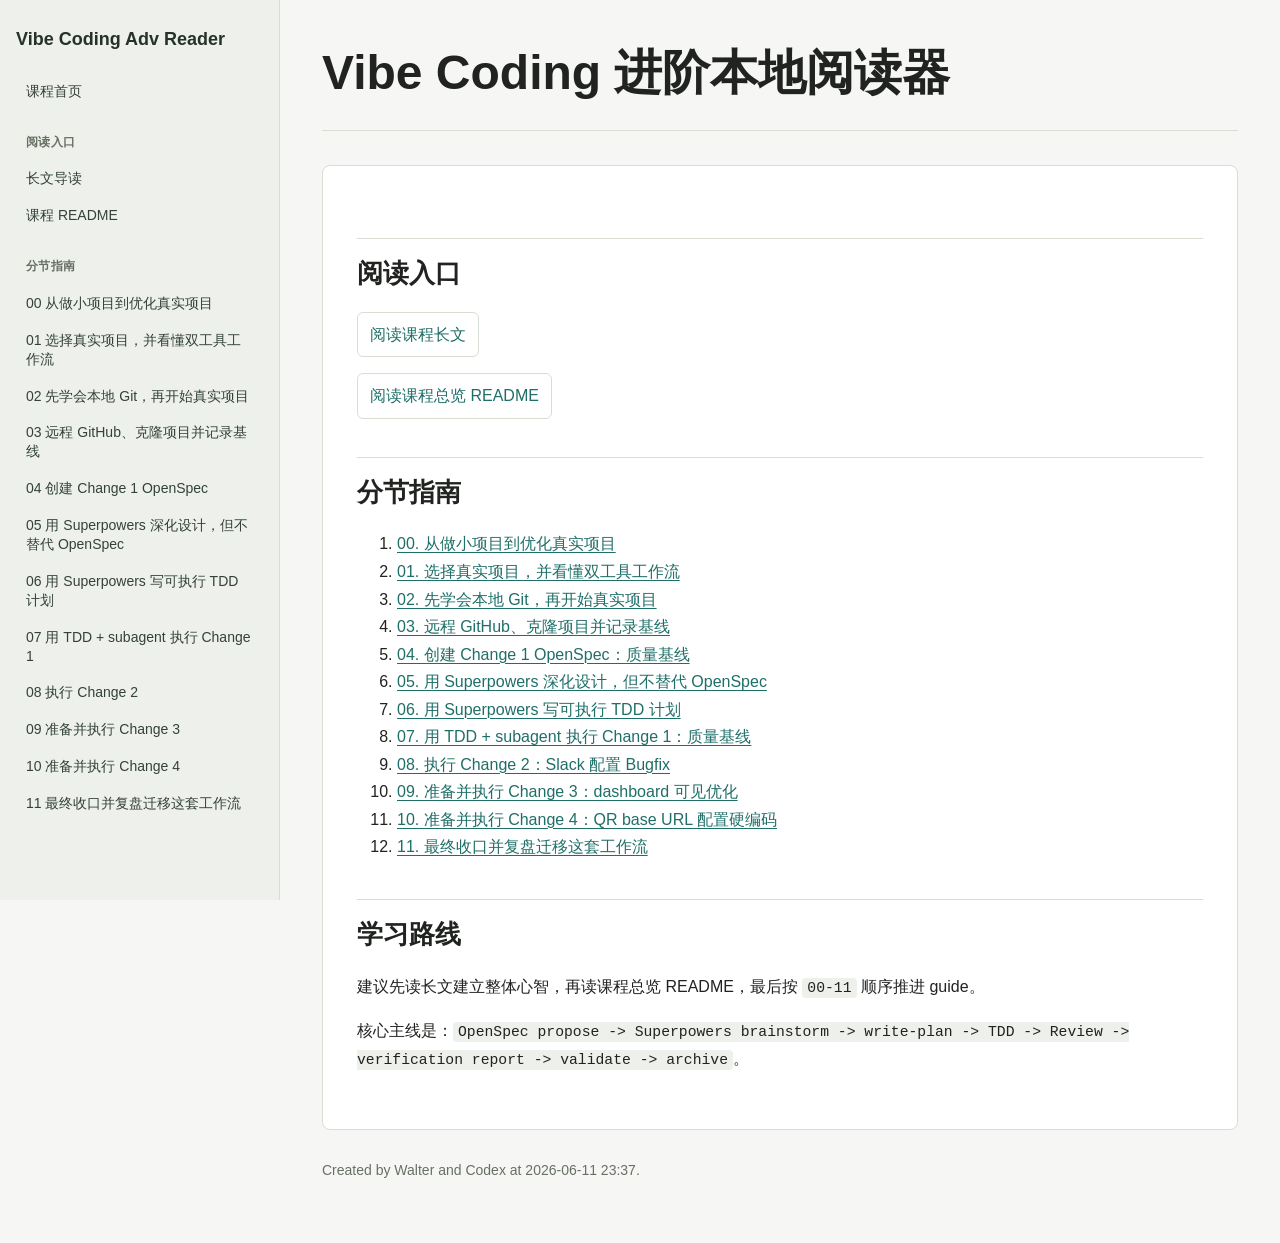
<file: 005html_reader/index.html>
<!doctype html>
<html lang="zh-CN">
<head>
  <meta charset="utf-8">
  <meta name="viewport" content="width=device-width, initial-scale=1">
  <title>Vibe Coding 进阶本地阅读器</title>
  <link rel="stylesheet" href="assets/styles.css">
</head>
<body>
  <button class="menu-button" type="button" aria-controls="sidebar" aria-expanded="false">目录</button>
  <div class="layout">
    <aside class="sidebar" id="sidebar">
      <div class="brand">Vibe Coding Adv Reader</div>
      <nav><a class="nav-link nav-home" href="index.html">课程首页</a>
<div class="nav-section">阅读入口</div>
<a class="nav-link " href="article.html">长文导读</a>
<a class="nav-link " href="guide/README.html">课程 README</a>
<div class="nav-section">分节指南</div>
<a class="nav-link " href="guide/00_overview.html">00 从做小项目到优化真实项目</a>
<a class="nav-link " href="guide/01_repo_selection_and_workflow.html">01 选择真实项目，并看懂双工具工作流</a>
<a class="nav-link " href="guide/02_git_basics.html">02 先学会本地 Git，再开始真实项目</a>
<a class="nav-link " href="guide/03_clone_and_baseline.html">03 远程 GitHub、克隆项目并记录基线</a>
<a class="nav-link " href="guide/04_openspec_proposal.html">04 创建 Change 1 OpenSpec</a>
<a class="nav-link " href="guide/05_superpowers_brainstorm.html">05 用 Superpowers 深化设计，但不替代 OpenSpec</a>
<a class="nav-link " href="guide/06_superpowers_write_plan.html">06 用 Superpowers 写可执行 TDD 计划</a>
<a class="nav-link " href="guide/07_tdd_subagent_execution.html">07 用 TDD + subagent 执行 Change 1</a>
<a class="nav-link " href="guide/08_slack_notification_bugfix.html">08 执行 Change 2</a>
<a class="nav-link " href="guide/09_dashboard_change.html">09 准备并执行 Change 3</a>
<a class="nav-link " href="guide/10_qr_change.html">10 准备并执行 Change 4</a>
<a class="nav-link " href="guide/11_reflection_and_transfer.html">11 最终收口并复盘迁移这套工作流</a></nav>
    </aside>
    <main class="content">
      <header class="page-header">
        <h1>Vibe Coding 进阶本地阅读器</h1>
        
        
      </header>
      <article class="markdown-body">

<section class="home-panel">
  <h2>阅读入口</h2>
  <p><a class="primary-link" href="article.html">阅读课程长文</a></p>
  <p><a class="primary-link" href="guide/README.html">阅读课程总览 README</a></p>
</section>

<section class="home-panel">
  <h2>分节指南</h2>
  <ol>
<li><a href="guide/00_overview.html">00. 从做小项目到优化真实项目</a></li>
<li><a href="guide/01_repo_selection_and_workflow.html">01. 选择真实项目，并看懂双工具工作流</a></li>
<li><a href="guide/02_git_basics.html">02. 先学会本地 Git，再开始真实项目</a></li>
<li><a href="guide/03_clone_and_baseline.html">03. 远程 GitHub、克隆项目并记录基线</a></li>
<li><a href="guide/04_openspec_proposal.html">04. 创建 Change 1 OpenSpec：质量基线</a></li>
<li><a href="guide/05_superpowers_brainstorm.html">05. 用 Superpowers 深化设计，但不替代 OpenSpec</a></li>
<li><a href="guide/06_superpowers_write_plan.html">06. 用 Superpowers 写可执行 TDD 计划</a></li>
<li><a href="guide/07_tdd_subagent_execution.html">07. 用 TDD + subagent 执行 Change 1：质量基线</a></li>
<li><a href="guide/08_slack_notification_bugfix.html">08. 执行 Change 2：Slack 配置 Bugfix</a></li>
<li><a href="guide/09_dashboard_change.html">09. 准备并执行 Change 3：dashboard 可见优化</a></li>
<li><a href="guide/10_qr_change.html">10. 准备并执行 Change 4：QR base URL 配置硬编码</a></li>
<li><a href="guide/11_reflection_and_transfer.html">11. 最终收口并复盘迁移这套工作流</a></li>
  </ol>
</section>

<section class="home-panel">
  <h2>学习路线</h2>
  <p>建议先读长文建立整体心智，再读课程总览 README，最后按 <code>00-11</code> 顺序推进 guide。</p>
  <p>核心主线是：<code>OpenSpec propose -&gt; Superpowers brainstorm -&gt; write-plan -&gt; TDD -&gt; Review -&gt; verification report -&gt; validate -&gt; archive</code>。</p>
</section>

      </article>
      <footer class="footer">Created by Walter and Codex at 2026-06-11 23:37.</footer>
    </main>
  </div>
  <script src="assets/reader.js"></script>
</body>
</html>
</file>
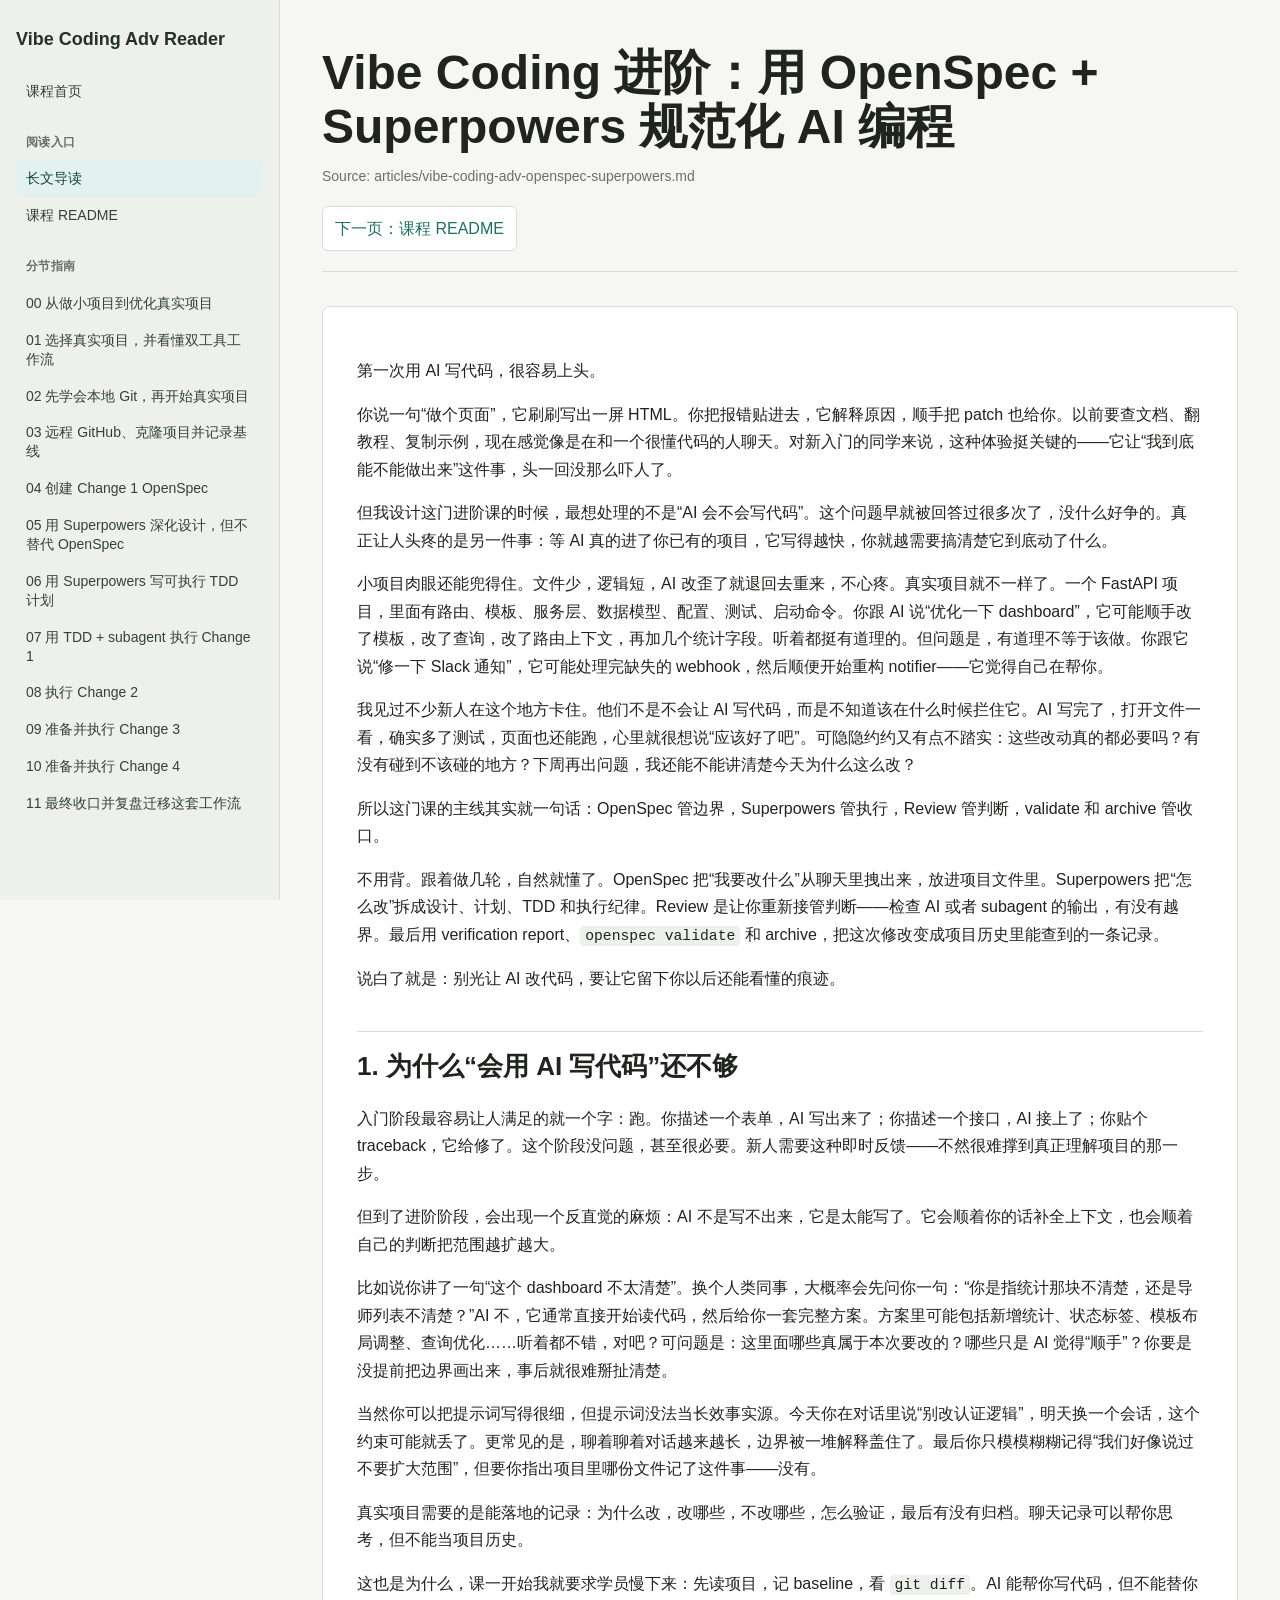
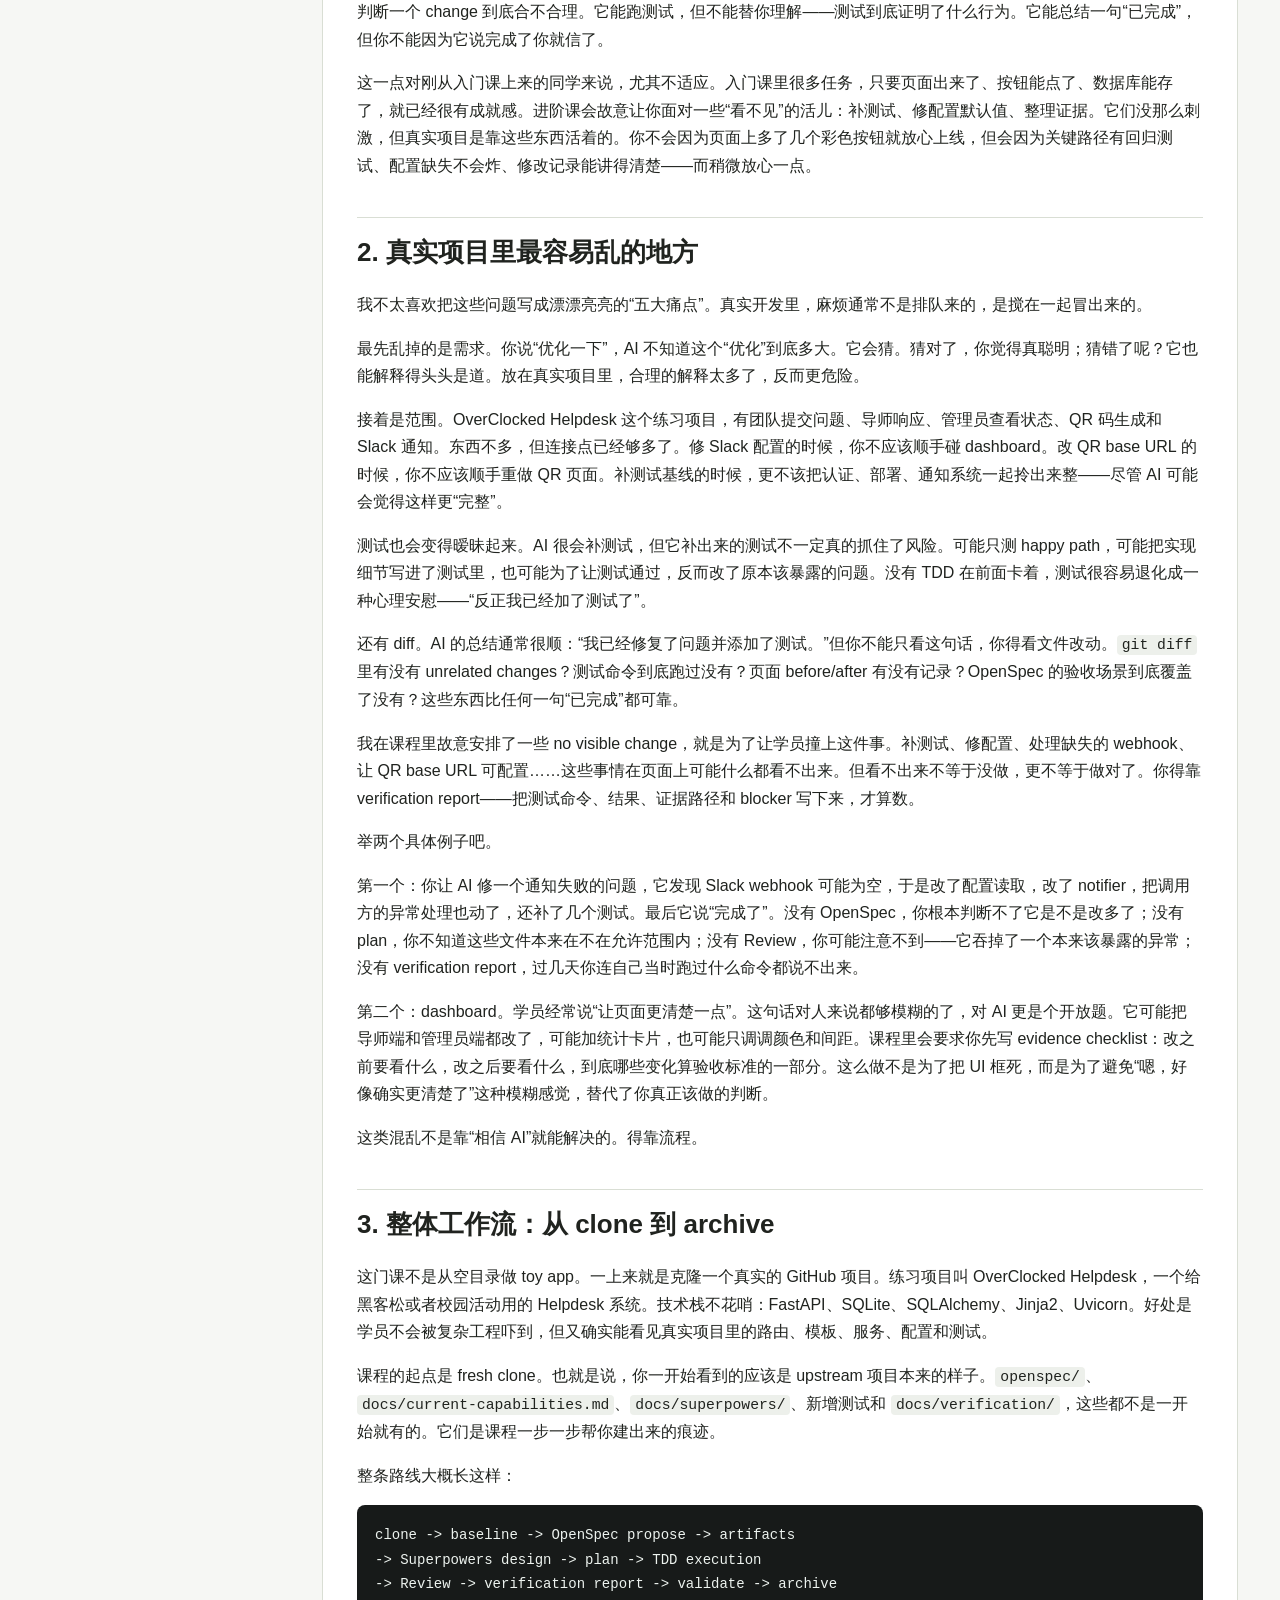
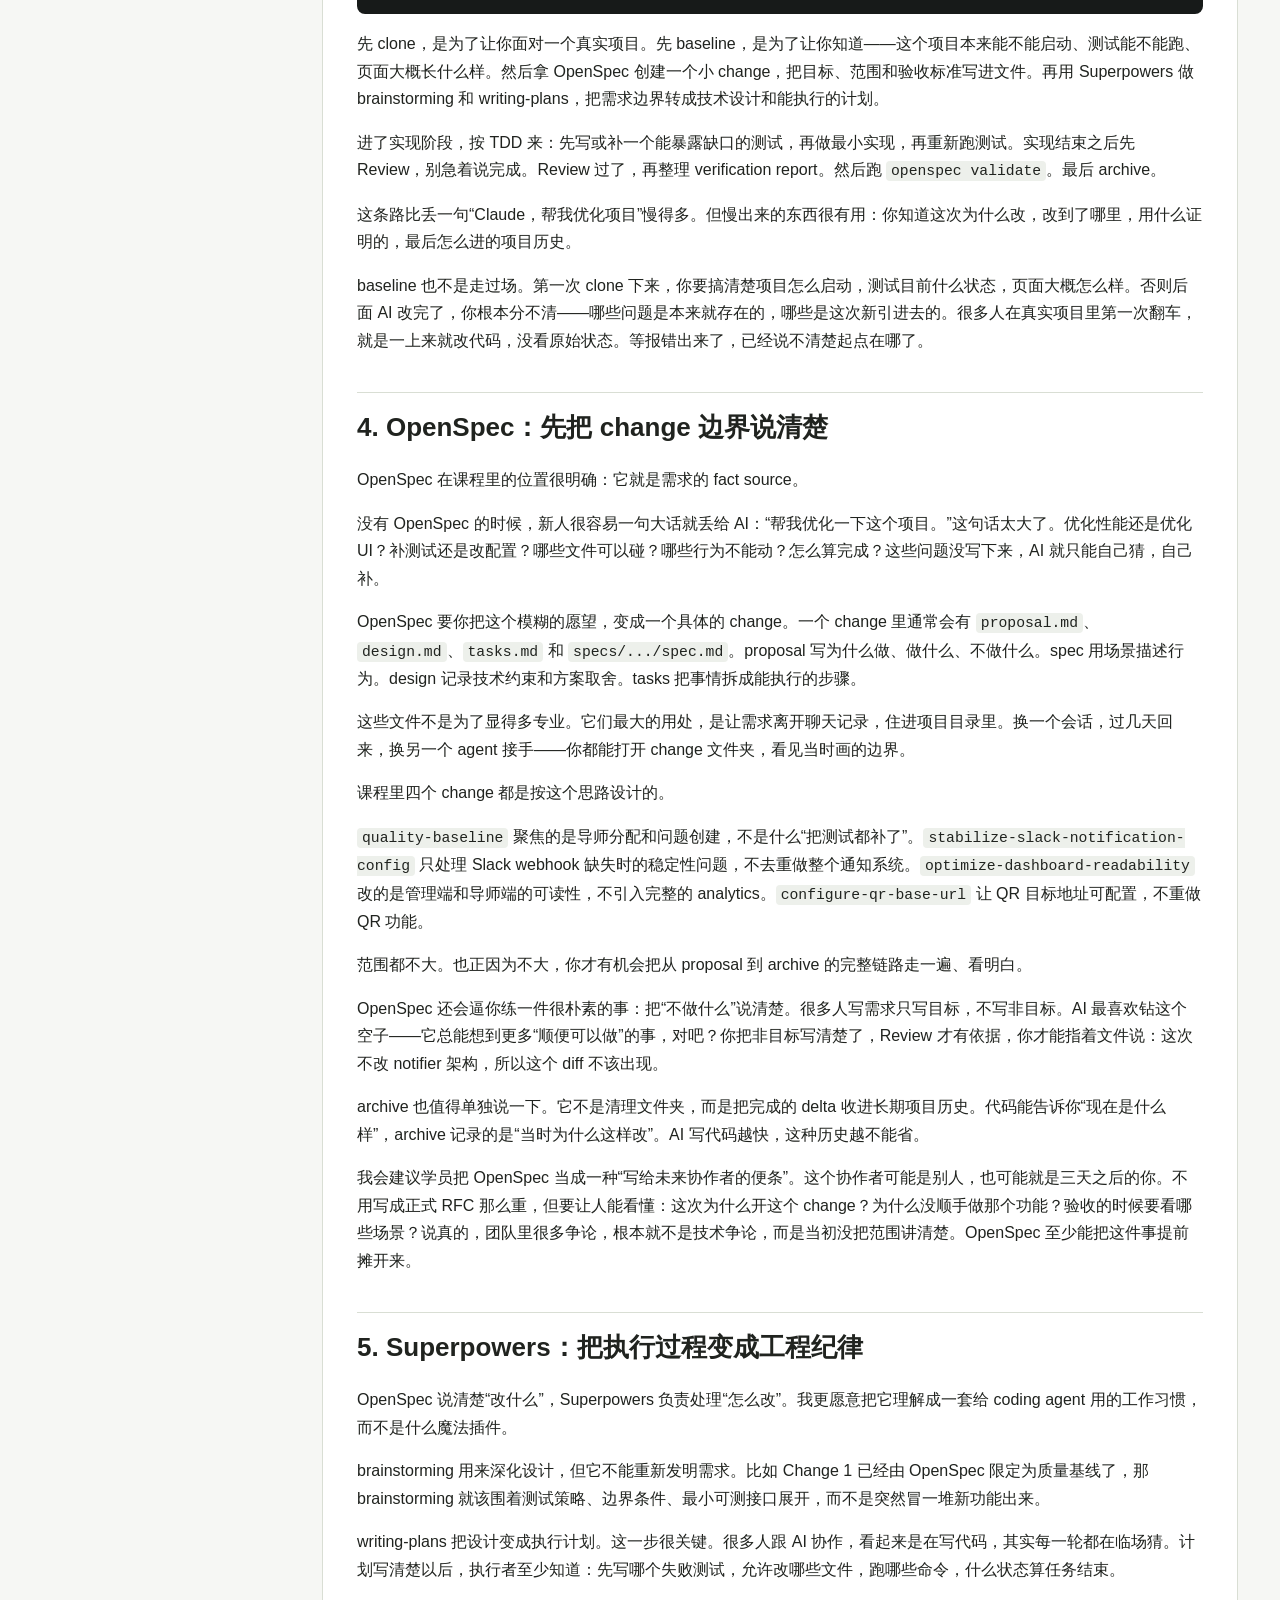
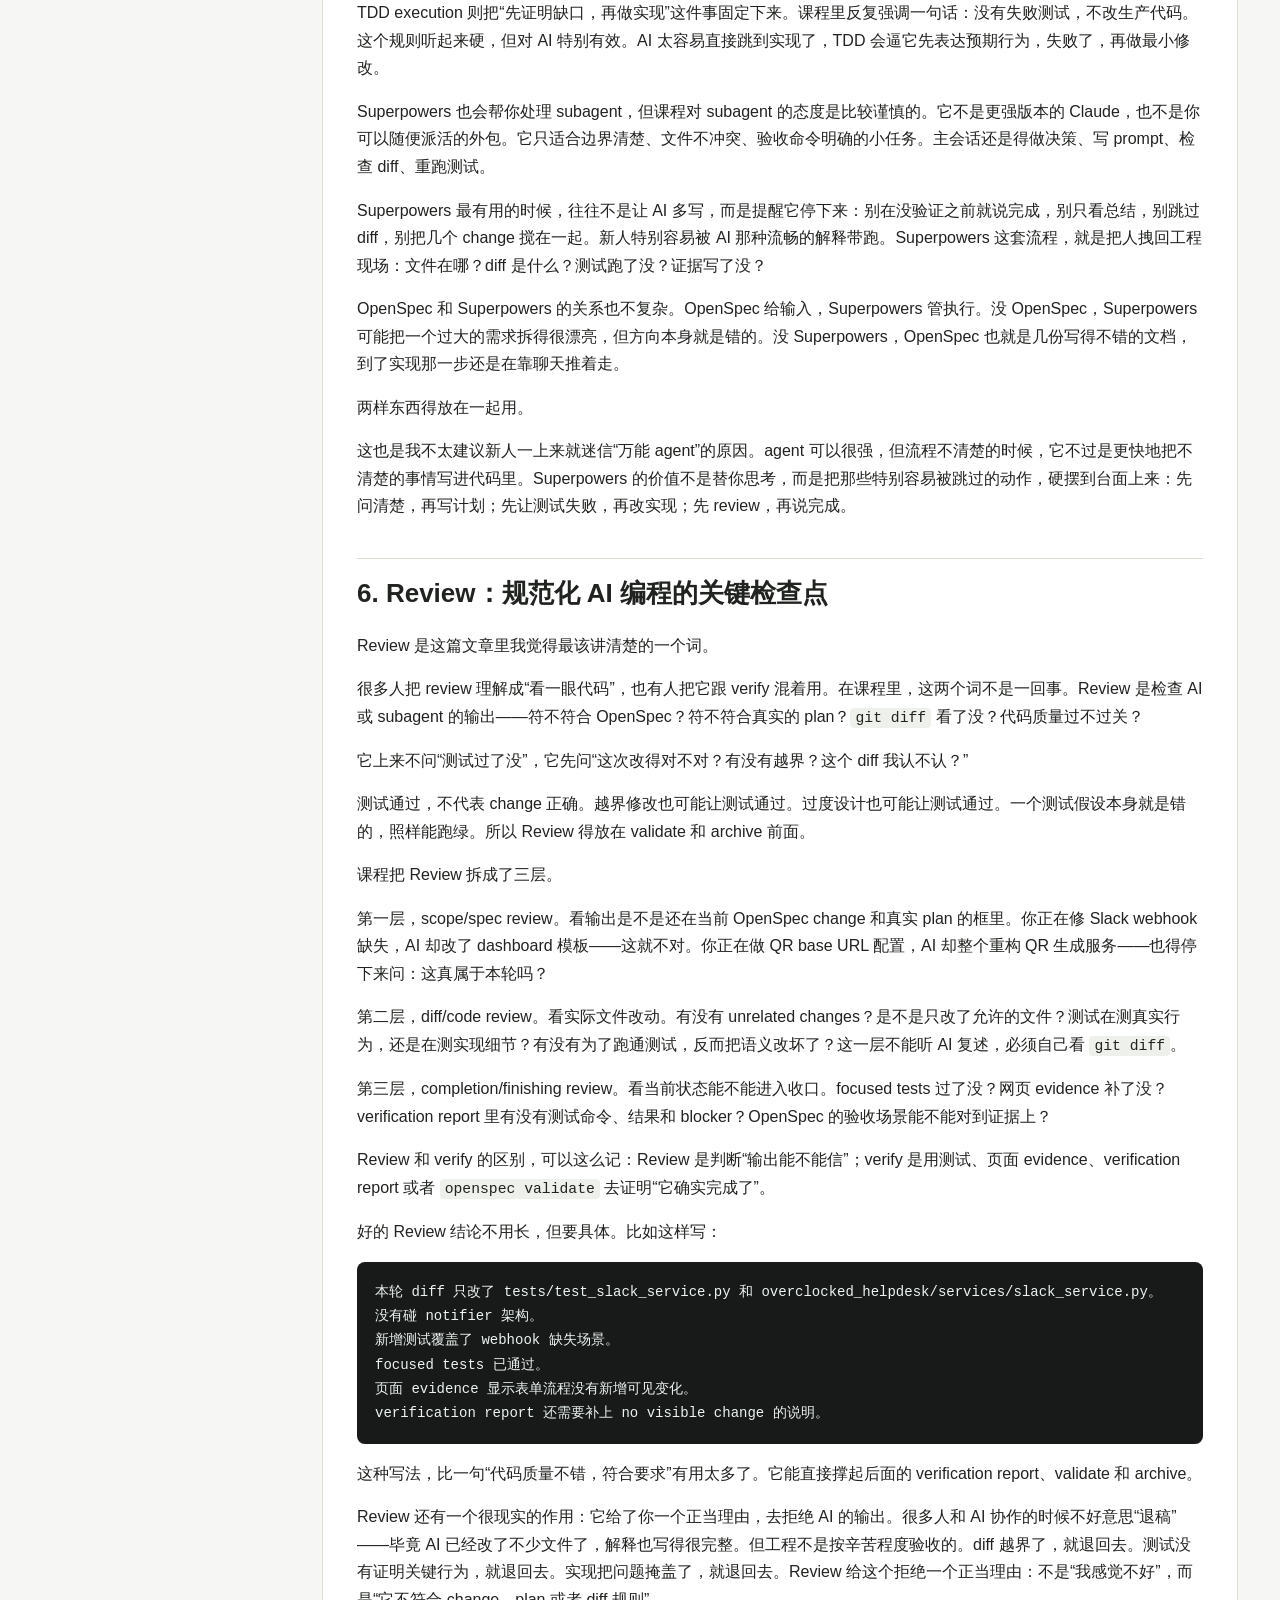
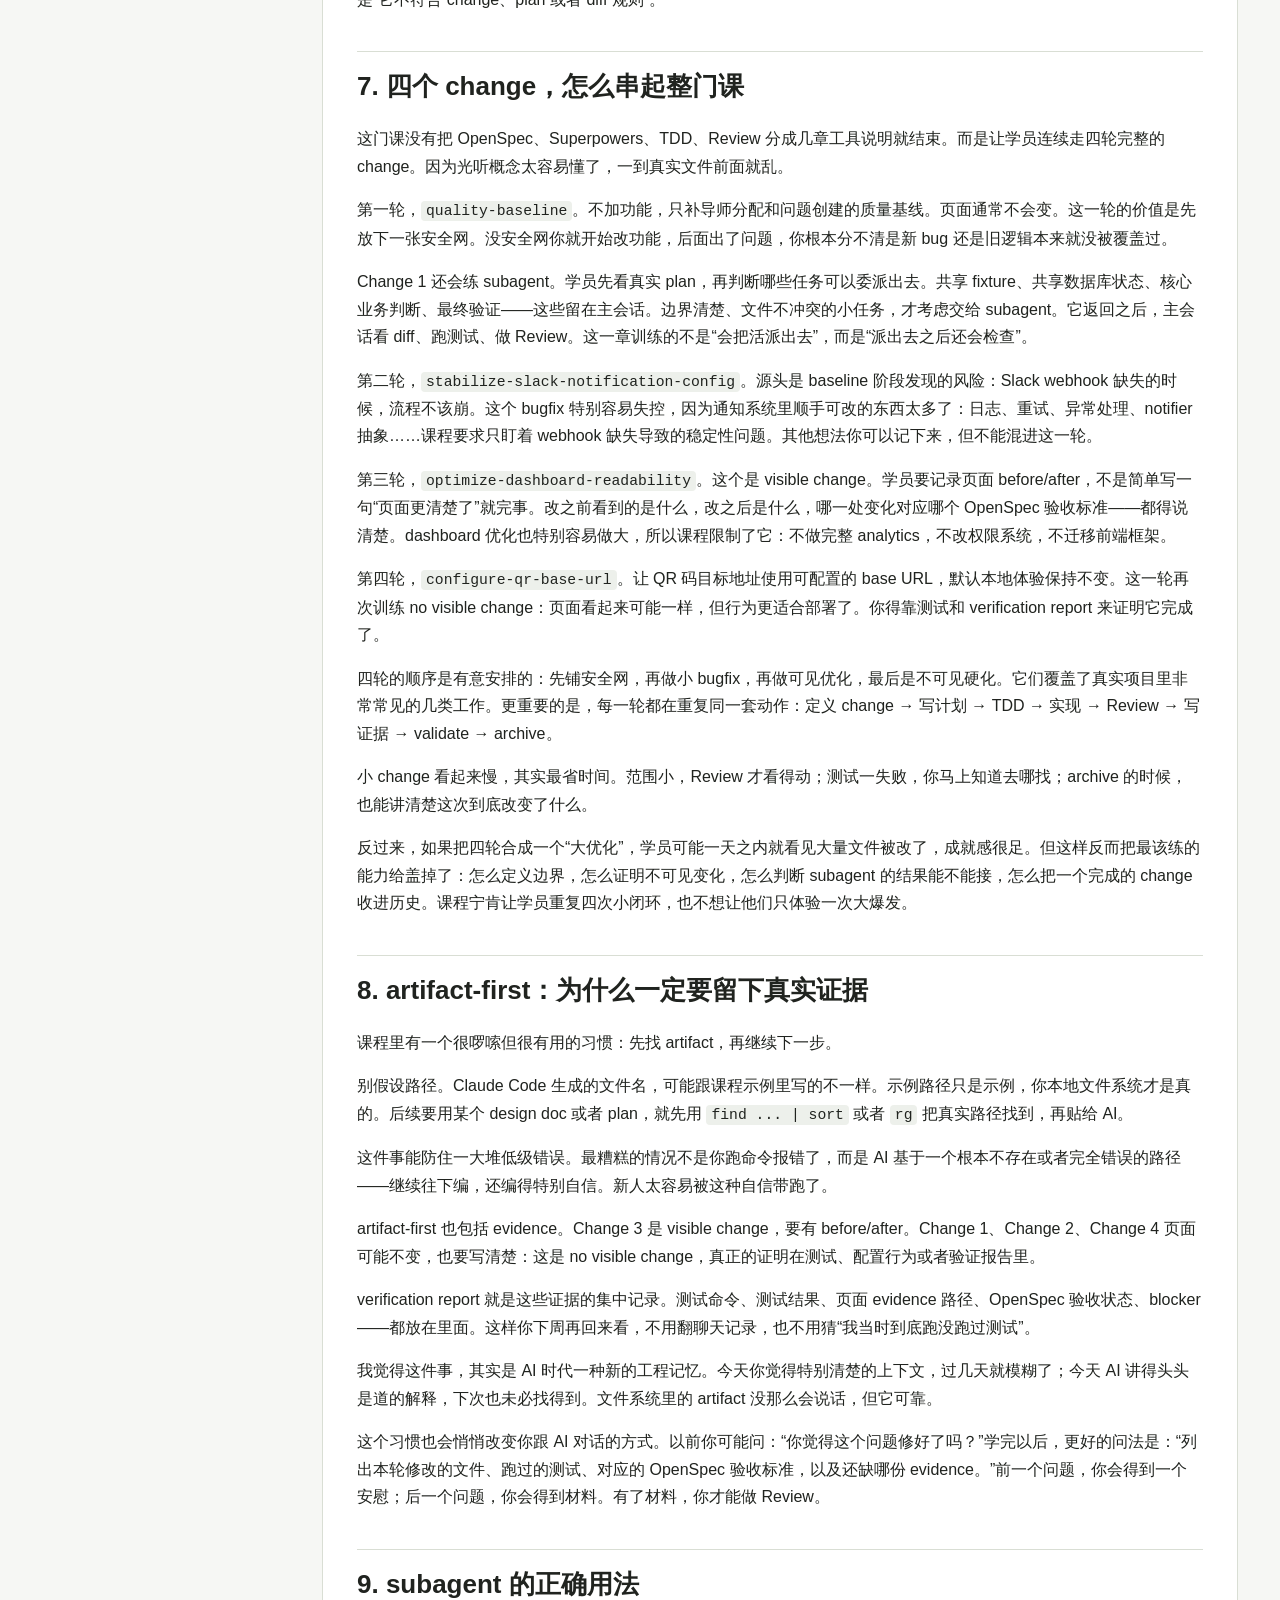
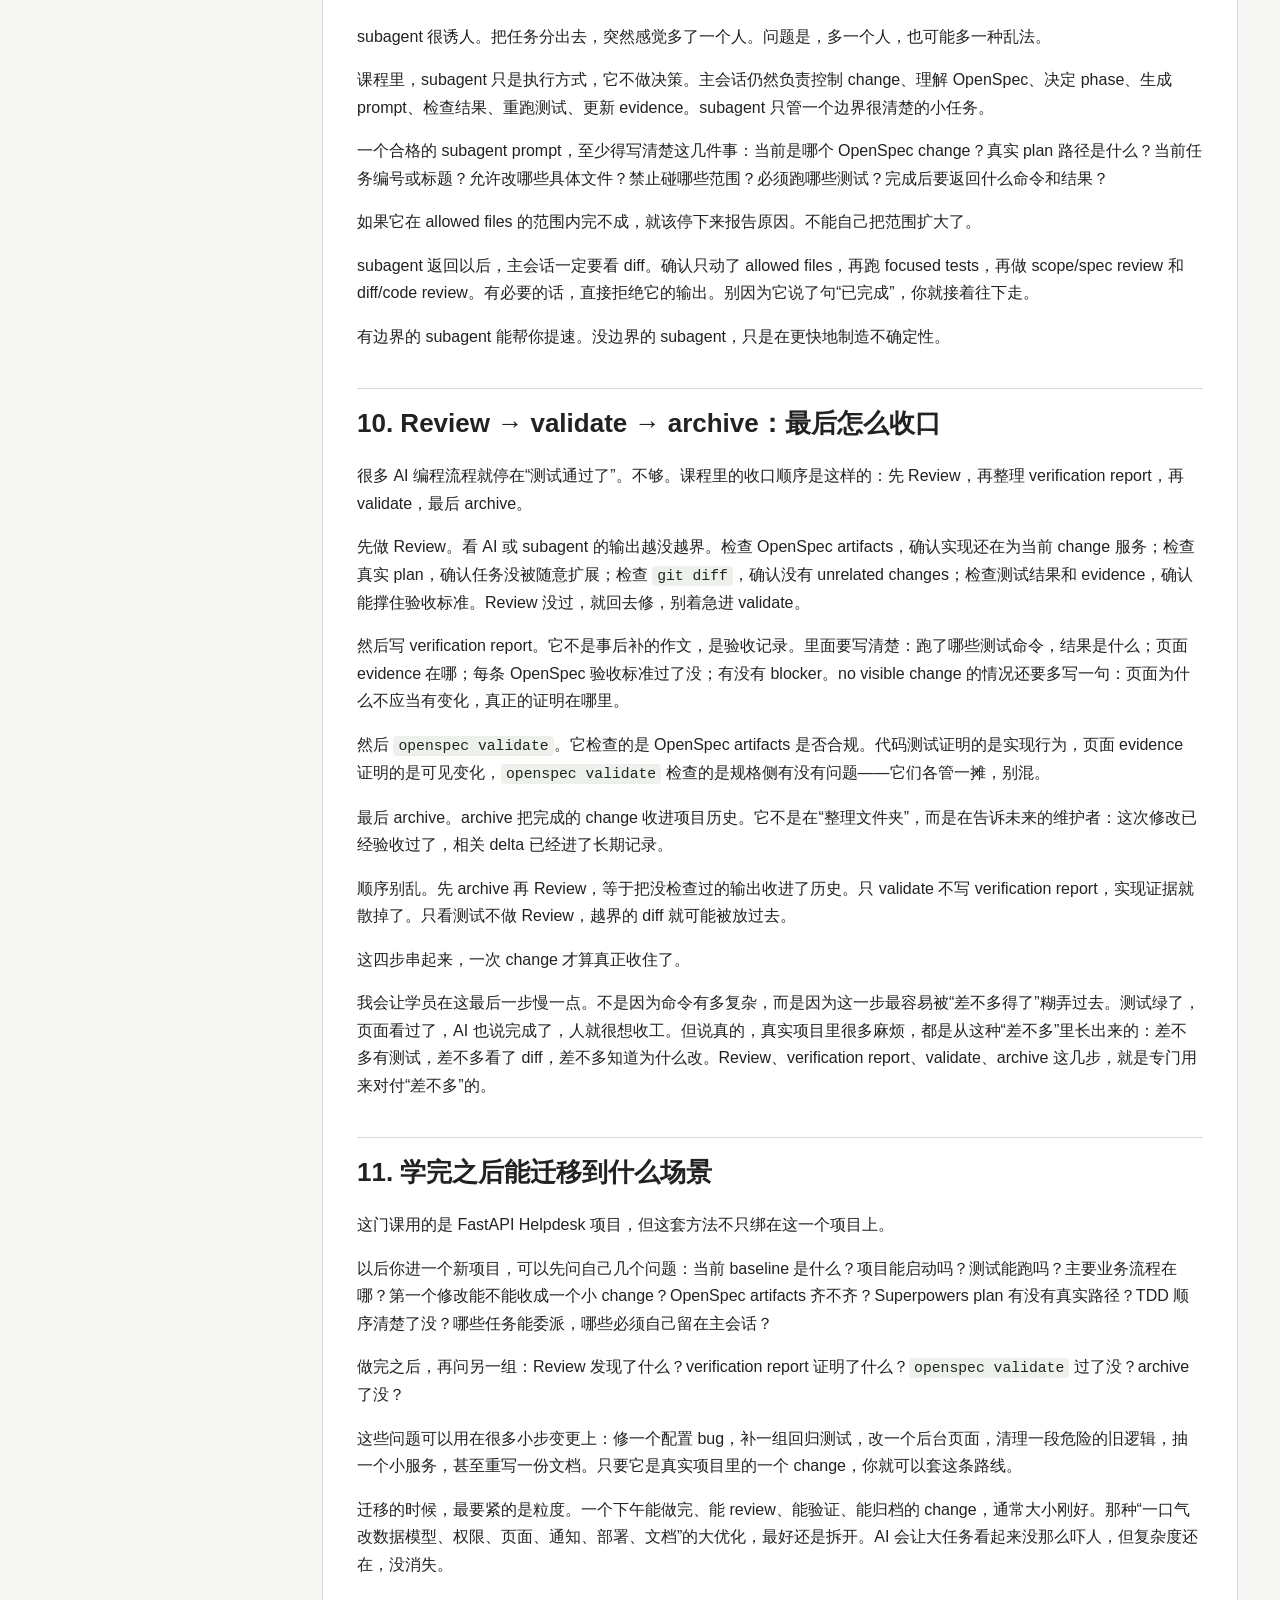
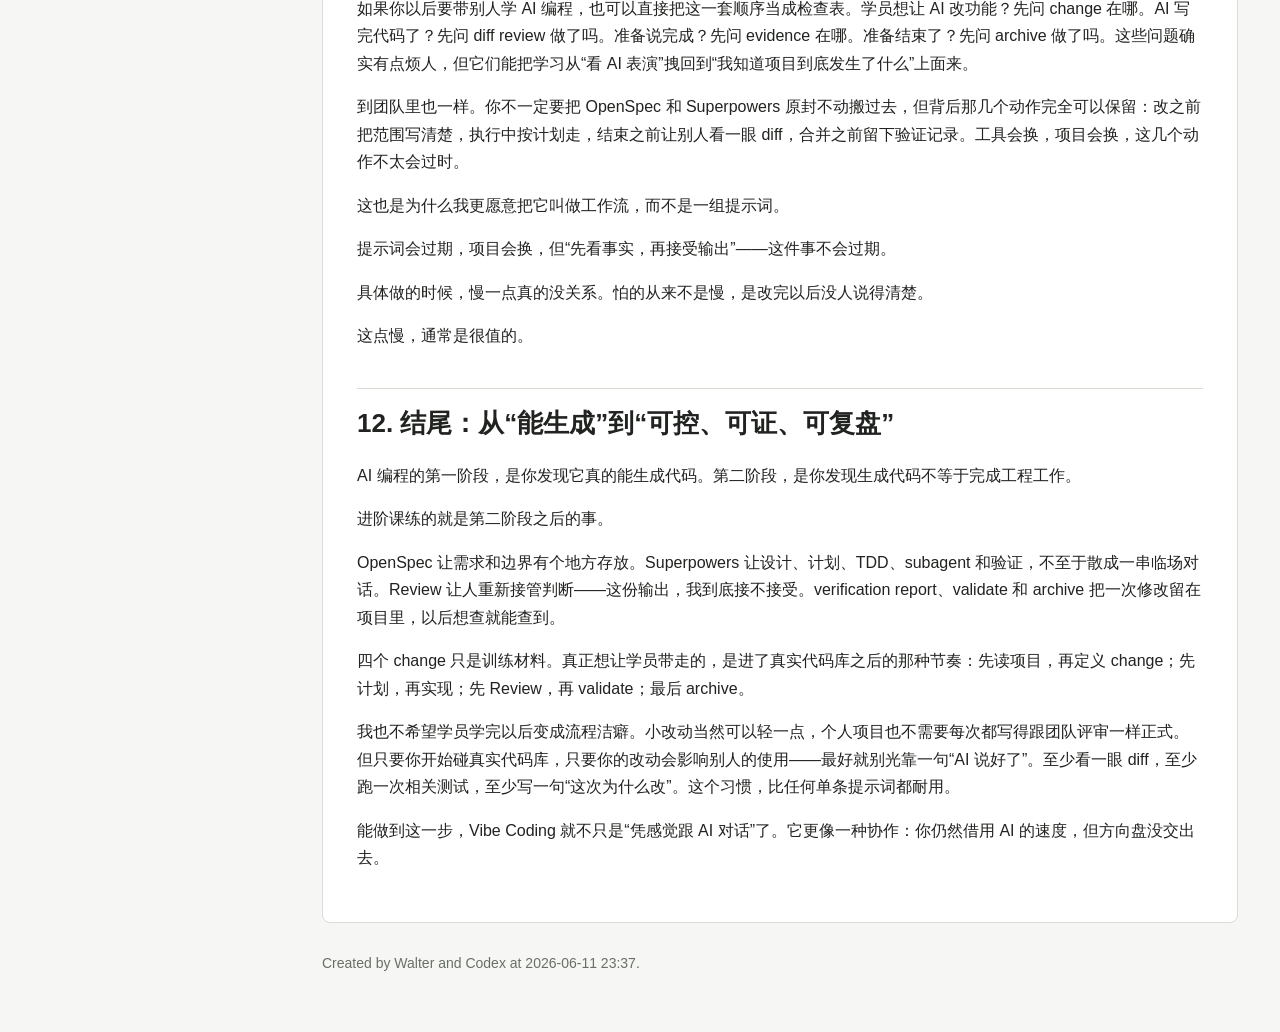
<file: 005html_reader/article.html>
<!doctype html>
<html lang="zh-CN">
<head>
  <meta charset="utf-8">
  <meta name="viewport" content="width=device-width, initial-scale=1">
  <title>Vibe Coding 进阶：用 OpenSpec + Superpowers 规范化 AI 编程</title>
  <link rel="stylesheet" href="assets/styles.css">
</head>
<body>
  <button class="menu-button" type="button" aria-controls="sidebar" aria-expanded="false">目录</button>
  <div class="layout">
    <aside class="sidebar" id="sidebar">
      <div class="brand">Vibe Coding Adv Reader</div>
      <nav><a class="nav-link nav-home" href="index.html">课程首页</a>
<div class="nav-section">阅读入口</div>
<a class="nav-link active" href="article.html">长文导读</a>
<a class="nav-link " href="guide/README.html">课程 README</a>
<div class="nav-section">分节指南</div>
<a class="nav-link " href="guide/00_overview.html">00 从做小项目到优化真实项目</a>
<a class="nav-link " href="guide/01_repo_selection_and_workflow.html">01 选择真实项目，并看懂双工具工作流</a>
<a class="nav-link " href="guide/02_git_basics.html">02 先学会本地 Git，再开始真实项目</a>
<a class="nav-link " href="guide/03_clone_and_baseline.html">03 远程 GitHub、克隆项目并记录基线</a>
<a class="nav-link " href="guide/04_openspec_proposal.html">04 创建 Change 1 OpenSpec</a>
<a class="nav-link " href="guide/05_superpowers_brainstorm.html">05 用 Superpowers 深化设计，但不替代 OpenSpec</a>
<a class="nav-link " href="guide/06_superpowers_write_plan.html">06 用 Superpowers 写可执行 TDD 计划</a>
<a class="nav-link " href="guide/07_tdd_subagent_execution.html">07 用 TDD + subagent 执行 Change 1</a>
<a class="nav-link " href="guide/08_slack_notification_bugfix.html">08 执行 Change 2</a>
<a class="nav-link " href="guide/09_dashboard_change.html">09 准备并执行 Change 3</a>
<a class="nav-link " href="guide/10_qr_change.html">10 准备并执行 Change 4</a>
<a class="nav-link " href="guide/11_reflection_and_transfer.html">11 最终收口并复盘迁移这套工作流</a></nav>
    </aside>
    <main class="content">
      <header class="page-header">
        <h1>Vibe Coding 进阶：用 OpenSpec + Superpowers 规范化 AI 编程</h1>
        <div class="source-label">Source: articles/vibe-coding-adv-openspec-superpowers.md</div>
        <nav class="page-links"><a href="guide/README.html">下一页：课程 README</a></nav>
      </header>
      <article class="markdown-body">
<p>第一次用 AI 写代码，很容易上头。</p>
<p>你说一句“做个页面”，它刷刷写出一屏 HTML。你把报错贴进去，它解释原因，顺手把 patch 也给你。以前要查文档、翻教程、复制示例，现在感觉像是在和一个很懂代码的人聊天。对新入门的同学来说，这种体验挺关键的——它让“我到底能不能做出来”这件事，头一回没那么吓人了。</p>
<p>但我设计这门进阶课的时候，最想处理的不是“AI 会不会写代码”。这个问题早就被回答过很多次了，没什么好争的。真正让人头疼的是另一件事：等 AI 真的进了你已有的项目，它写得越快，你就越需要搞清楚它到底动了什么。</p>
<p>小项目肉眼还能兜得住。文件少，逻辑短，AI 改歪了就退回去重来，不心疼。真实项目就不一样了。一个 FastAPI 项目，里面有路由、模板、服务层、数据模型、配置、测试、启动命令。你跟 AI 说“优化一下 dashboard”，它可能顺手改了模板，改了查询，改了路由上下文，再加几个统计字段。听着都挺有道理的。但问题是，有道理不等于该做。你跟它说“修一下 Slack 通知”，它可能处理完缺失的 webhook，然后顺便开始重构 notifier——它觉得自己在帮你。</p>
<p>我见过不少新人在这个地方卡住。他们不是不会让 AI 写代码，而是不知道该在什么时候拦住它。AI 写完了，打开文件一看，确实多了测试，页面也还能跑，心里就很想说“应该好了吧”。可隐隐约约又有点不踏实：这些改动真的都必要吗？有没有碰到不该碰的地方？下周再出问题，我还能不能讲清楚今天为什么这么改？</p>
<p>所以这门课的主线其实就一句话：OpenSpec 管边界，Superpowers 管执行，Review 管判断，validate 和 archive 管收口。</p>
<p>不用背。跟着做几轮，自然就懂了。OpenSpec 把“我要改什么”从聊天里拽出来，放进项目文件里。Superpowers 把“怎么改”拆成设计、计划、TDD 和执行纪律。Review 是让你重新接管判断——检查 AI 或者 subagent 的输出，有没有越界。最后用 verification report、<code>openspec validate</code> 和 archive，把这次修改变成项目历史里能查到的一条记录。</p>
<p>说白了就是：别光让 AI 改代码，要让它留下你以后还能看懂的痕迹。</p>
<h2 id="1-为什么-会用-ai-写代码-还不够">1. 为什么“会用 AI 写代码”还不够</h2>
<p>入门阶段最容易让人满足的就一个字：跑。你描述一个表单，AI 写出来了；你描述一个接口，AI 接上了；你贴个 traceback，它给修了。这个阶段没问题，甚至很必要。新人需要这种即时反馈——不然很难撑到真正理解项目的那一步。</p>
<p>但到了进阶阶段，会出现一个反直觉的麻烦：AI 不是写不出来，它是太能写了。它会顺着你的话补全上下文，也会顺着自己的判断把范围越扩越大。</p>
<p>比如说你讲了一句“这个 dashboard 不太清楚”。换个人类同事，大概率会先问你一句：“你是指统计那块不清楚，还是导师列表不清楚？”AI 不，它通常直接开始读代码，然后给你一套完整方案。方案里可能包括新增统计、状态标签、模板布局调整、查询优化……听着都不错，对吧？可问题是：这里面哪些真属于本次要改的？哪些只是 AI 觉得“顺手”？你要是没提前把边界画出来，事后就很难掰扯清楚。</p>
<p>当然你可以把提示词写得很细，但提示词没法当长效事实源。今天你在对话里说“别改认证逻辑”，明天换一个会话，这个约束可能就丢了。更常见的是，聊着聊着对话越来越长，边界被一堆解释盖住了。最后你只模模糊糊记得“我们好像说过不要扩大范围”，但要你指出项目里哪份文件记了这件事——没有。</p>
<p>真实项目需要的是能落地的记录：为什么改，改哪些，不改哪些，怎么验证，最后有没有归档。聊天记录可以帮你思考，但不能当项目历史。</p>
<p>这也是为什么，课一开始我就要求学员慢下来：先读项目，记 baseline，看 <code>git diff</code>。AI 能帮你写代码，但不能替你判断一个 change 到底合不合理。它能跑测试，但不能替你理解——测试到底证明了什么行为。它能总结一句“已完成”，但你不能因为它说完成了你就信了。</p>
<p>这一点对刚从入门课上来的同学来说，尤其不适应。入门课里很多任务，只要页面出来了、按钮能点了、数据库能存了，就已经很有成就感。进阶课会故意让你面对一些“看不见”的活儿：补测试、修配置默认值、整理证据。它们没那么刺激，但真实项目是靠这些东西活着的。你不会因为页面上多了几个彩色按钮就放心上线，但会因为关键路径有回归测试、配置缺失不会炸、修改记录能讲得清楚——而稍微放心一点。</p>
<h2 id="2-真实项目里最容易乱的地方">2. 真实项目里最容易乱的地方</h2>
<p>我不太喜欢把这些问题写成漂漂亮亮的“五大痛点”。真实开发里，麻烦通常不是排队来的，是搅在一起冒出来的。</p>
<p>最先乱掉的是需求。你说“优化一下”，AI 不知道这个“优化”到底多大。它会猜。猜对了，你觉得真聪明；猜错了呢？它也能解释得头头是道。放在真实项目里，合理的解释太多了，反而更危险。</p>
<p>接着是范围。OverClocked Helpdesk 这个练习项目，有团队提交问题、导师响应、管理员查看状态、QR 码生成和 Slack 通知。东西不多，但连接点已经够多了。修 Slack 配置的时候，你不应该顺手碰 dashboard。改 QR base URL 的时候，你不应该顺手重做 QR 页面。补测试基线的时候，更不该把认证、部署、通知系统一起拎出来整——尽管 AI 可能会觉得这样更“完整”。</p>
<p>测试也会变得暧昧起来。AI 很会补测试，但它补出来的测试不一定真的抓住了风险。可能只测 happy path，可能把实现细节写进了测试里，也可能为了让测试通过，反而改了原本该暴露的问题。没有 TDD 在前面卡着，测试很容易退化成一种心理安慰——“反正我已经加了测试了”。</p>
<p>还有 diff。AI 的总结通常很顺：“我已经修复了问题并添加了测试。”但你不能只看这句话，你得看文件改动。<code>git diff</code> 里有没有 unrelated changes？测试命令到底跑过没有？页面 before/after 有没有记录？OpenSpec 的验收场景到底覆盖了没有？这些东西比任何一句“已完成”都可靠。</p>
<p>我在课程里故意安排了一些 no visible change，就是为了让学员撞上这件事。补测试、修配置、处理缺失的 webhook、让 QR base URL 可配置……这些事情在页面上可能什么都看不出来。但看不出来不等于没做，更不等于做对了。你得靠 verification report——把测试命令、结果、证据路径和 blocker 写下来，才算数。</p>
<p>举两个具体例子吧。</p>
<p>第一个：你让 AI 修一个通知失败的问题，它发现 Slack webhook 可能为空，于是改了配置读取，改了 notifier，把调用方的异常处理也动了，还补了几个测试。最后它说“完成了”。没有 OpenSpec，你根本判断不了它是不是改多了；没有 plan，你不知道这些文件本来在不在允许范围内；没有 Review，你可能注意不到——它吞掉了一个本来该暴露的异常；没有 verification report，过几天你连自己当时跑过什么命令都说不出来。</p>
<p>第二个：dashboard。学员经常说“让页面更清楚一点”。这句话对人来说都够模糊的了，对 AI 更是个开放题。它可能把导师端和管理员端都改了，可能加统计卡片，也可能只调调颜色和间距。课程里会要求你先写 evidence checklist：改之前要看什么，改之后要看什么，到底哪些变化算验收标准的一部分。这么做不是为了把 UI 框死，而是为了避免“嗯，好像确实更清楚了”这种模糊感觉，替代了你真正该做的判断。</p>
<p>这类混乱不是靠“相信 AI”就能解决的。得靠流程。</p>
<h2 id="3-整体工作流-从-clone-到-archive">3. 整体工作流：从 clone 到 archive</h2>
<p>这门课不是从空目录做 toy app。一上来就是克隆一个真实的 GitHub 项目。练习项目叫 OverClocked Helpdesk，一个给黑客松或者校园活动用的 Helpdesk 系统。技术栈不花哨：FastAPI、SQLite、SQLAlchemy、Jinja2、Uvicorn。好处是学员不会被复杂工程吓到，但又确实能看见真实项目里的路由、模板、服务、配置和测试。</p>
<p>课程的起点是 fresh clone。也就是说，你一开始看到的应该是 upstream 项目本来的样子。<code>openspec/</code>、<code>docs/current-capabilities.md</code>、<code>docs/superpowers/</code>、新增测试和 <code>docs/verification/</code>，这些都不是一开始就有的。它们是课程一步一步帮你建出来的痕迹。</p>
<p>整条路线大概长这样：</p>
<pre><code class="language-text">clone -&gt; baseline -&gt; OpenSpec propose -&gt; artifacts
-&gt; Superpowers design -&gt; plan -&gt; TDD execution
-&gt; Review -&gt; verification report -&gt; validate -&gt; archive
</code></pre>
<p>先 clone，是为了让你面对一个真实项目。先 baseline，是为了让你知道——这个项目本来能不能启动、测试能不能跑、页面大概长什么样。然后拿 OpenSpec 创建一个小 change，把目标、范围和验收标准写进文件。再用 Superpowers 做 brainstorming 和 writing-plans，把需求边界转成技术设计和能执行的计划。</p>
<p>进了实现阶段，按 TDD 来：先写或补一个能暴露缺口的测试，再做最小实现，再重新跑测试。实现结束之后先 Review，别急着说完成。Review 过了，再整理 verification report。然后跑 <code>openspec validate</code>。最后 archive。</p>
<p>这条路比丢一句“Claude，帮我优化项目”慢得多。但慢出来的东西很有用：你知道这次为什么改，改到了哪里，用什么证明的，最后怎么进的项目历史。</p>
<p>baseline 也不是走过场。第一次 clone 下来，你要搞清楚项目怎么启动，测试目前什么状态，页面大概怎么样。否则后面 AI 改完了，你根本分不清——哪些问题是本来就存在的，哪些是这次新引进去的。很多人在真实项目里第一次翻车，就是一上来就改代码，没看原始状态。等报错出来了，已经说不清楚起点在哪了。</p>
<h2 id="4-openspec-先把-change-边界说清楚">4. OpenSpec：先把 change 边界说清楚</h2>
<p>OpenSpec 在课程里的位置很明确：它就是需求的 fact source。</p>
<p>没有 OpenSpec 的时候，新人很容易一句大话就丢给 AI：“帮我优化一下这个项目。”这句话太大了。优化性能还是优化 UI？补测试还是改配置？哪些文件可以碰？哪些行为不能动？怎么算完成？这些问题没写下来，AI 就只能自己猜，自己补。</p>
<p>OpenSpec 要你把这个模糊的愿望，变成一个具体的 change。一个 change 里通常会有 <code>proposal.md</code>、<code>design.md</code>、<code>tasks.md</code> 和 <code>specs/.../spec.md</code>。proposal 写为什么做、做什么、不做什么。spec 用场景描述行为。design 记录技术约束和方案取舍。tasks 把事情拆成能执行的步骤。</p>
<p>这些文件不是为了显得多专业。它们最大的用处，是让需求离开聊天记录，住进项目目录里。换一个会话，过几天回来，换另一个 agent 接手——你都能打开 change 文件夹，看见当时画的边界。</p>
<p>课程里四个 change 都是按这个思路设计的。</p>
<p><code>quality-baseline</code> 聚焦的是导师分配和问题创建，不是什么“把测试都补了”。<code>stabilize-slack-notification-config</code> 只处理 Slack webhook 缺失时的稳定性问题，不去重做整个通知系统。<code>optimize-dashboard-readability</code> 改的是管理端和导师端的可读性，不引入完整的 analytics。<code>configure-qr-base-url</code> 让 QR 目标地址可配置，不重做 QR 功能。</p>
<p>范围都不大。也正因为不大，你才有机会把从 proposal 到 archive 的完整链路走一遍、看明白。</p>
<p>OpenSpec 还会逼你练一件很朴素的事：把“不做什么”说清楚。很多人写需求只写目标，不写非目标。AI 最喜欢钻这个空子——它总能想到更多“顺便可以做”的事，对吧？你把非目标写清楚了，Review 才有依据，你才能指着文件说：这次不改 notifier 架构，所以这个 diff 不该出现。</p>
<p>archive 也值得单独说一下。它不是清理文件夹，而是把完成的 delta 收进长期项目历史。代码能告诉你“现在是什么样”，archive 记录的是“当时为什么这样改”。AI 写代码越快，这种历史越不能省。</p>
<p>我会建议学员把 OpenSpec 当成一种“写给未来协作者的便条”。这个协作者可能是别人，也可能就是三天之后的你。不用写成正式 RFC 那么重，但要让人能看懂：这次为什么开这个 change？为什么没顺手做那个功能？验收的时候要看哪些场景？说真的，团队里很多争论，根本就不是技术争论，而是当初没把范围讲清楚。OpenSpec 至少能把这件事提前摊开来。</p>
<h2 id="5-superpowers-把执行过程变成工程纪律">5. Superpowers：把执行过程变成工程纪律</h2>
<p>OpenSpec 说清楚“改什么”，Superpowers 负责处理“怎么改”。我更愿意把它理解成一套给 coding agent 用的工作习惯，而不是什么魔法插件。</p>
<p>brainstorming 用来深化设计，但它不能重新发明需求。比如 Change 1 已经由 OpenSpec 限定为质量基线了，那 brainstorming 就该围着测试策略、边界条件、最小可测接口展开，而不是突然冒一堆新功能出来。</p>
<p>writing-plans 把设计变成执行计划。这一步很关键。很多人跟 AI 协作，看起来是在写代码，其实每一轮都在临场猜。计划写清楚以后，执行者至少知道：先写哪个失败测试，允许改哪些文件，跑哪些命令，什么状态算任务结束。</p>
<p>TDD execution 则把“先证明缺口，再做实现”这件事固定下来。课程里反复强调一句话：没有失败测试，不改生产代码。这个规则听起来硬，但对 AI 特别有效。AI 太容易直接跳到实现了，TDD 会逼它先表达预期行为，失败了，再做最小修改。</p>
<p>Superpowers 也会帮你处理 subagent，但课程对 subagent 的态度是比较谨慎的。它不是更强版本的 Claude，也不是你可以随便派活的外包。它只适合边界清楚、文件不冲突、验收命令明确的小任务。主会话还是得做决策、写 prompt、检查 diff、重跑测试。</p>
<p>Superpowers 最有用的时候，往往不是让 AI 多写，而是提醒它停下来：别在没验证之前就说完成，别只看总结，别跳过 diff，别把几个 change 搅在一起。新人特别容易被 AI 那种流畅的解释带跑。Superpowers 这套流程，就是把人拽回工程现场：文件在哪？diff 是什么？测试跑了没？证据写了没？</p>
<p>OpenSpec 和 Superpowers 的关系也不复杂。OpenSpec 给输入，Superpowers 管执行。没 OpenSpec，Superpowers 可能把一个过大的需求拆得很漂亮，但方向本身就是错的。没 Superpowers，OpenSpec 也就是几份写得不错的文档，到了实现那一步还是在靠聊天推着走。</p>
<p>两样东西得放在一起用。</p>
<p>这也是我不太建议新人一上来就迷信“万能 agent”的原因。agent 可以很强，但流程不清楚的时候，它不过是更快地把不清楚的事情写进代码里。Superpowers 的价值不是替你思考，而是把那些特别容易被跳过的动作，硬摆到台面上来：先问清楚，再写计划；先让测试失败，再改实现；先 review，再说完成。</p>
<h2 id="6-review-规范化-ai-编程的关键检查点">6. Review：规范化 AI 编程的关键检查点</h2>
<p>Review 是这篇文章里我觉得最该讲清楚的一个词。</p>
<p>很多人把 review 理解成“看一眼代码”，也有人把它跟 verify 混着用。在课程里，这两个词不是一回事。Review 是检查 AI 或 subagent 的输出——符不符合 OpenSpec？符不符合真实的 plan？<code>git diff</code> 看了没？代码质量过不过关？</p>
<p>它上来不问“测试过了没”，它先问“这次改得对不对？有没有越界？这个 diff 我认不认？”</p>
<p>测试通过，不代表 change 正确。越界修改也可能让测试通过。过度设计也可能让测试通过。一个测试假设本身就是错的，照样能跑绿。所以 Review 得放在 validate 和 archive 前面。</p>
<p>课程把 Review 拆成了三层。</p>
<p>第一层，scope/spec review。看输出是不是还在当前 OpenSpec change 和真实 plan 的框里。你正在修 Slack webhook 缺失，AI 却改了 dashboard 模板——这就不对。你正在做 QR base URL 配置，AI 却整个重构 QR 生成服务——也得停下来问：这真属于本轮吗？</p>
<p>第二层，diff/code review。看实际文件改动。有没有 unrelated changes？是不是只改了允许的文件？测试在测真实行为，还是在测实现细节？有没有为了跑通测试，反而把语义改坏了？这一层不能听 AI 复述，必须自己看 <code>git diff</code>。</p>
<p>第三层，completion/finishing review。看当前状态能不能进入收口。focused tests 过了没？网页 evidence 补了没？verification report 里有没有测试命令、结果和 blocker？OpenSpec 的验收场景能不能对到证据上？</p>
<p>Review 和 verify 的区别，可以这么记：Review 是判断“输出能不能信”；verify 是用测试、页面 evidence、verification report 或者 <code>openspec validate</code> 去证明“它确实完成了”。</p>
<p>好的 Review 结论不用长，但要具体。比如这样写：</p>
<pre><code class="language-text">本轮 diff 只改了 tests/test_slack_service.py 和 overclocked_helpdesk/services/slack_service.py。
没有碰 notifier 架构。
新增测试覆盖了 webhook 缺失场景。
focused tests 已通过。
页面 evidence 显示表单流程没有新增可见变化。
verification report 还需要补上 no visible change 的说明。
</code></pre>
<p>这种写法，比一句“代码质量不错，符合要求”有用太多了。它能直接撑起后面的 verification report、validate 和 archive。</p>
<p>Review 还有一个很现实的作用：它给了你一个正当理由，去拒绝 AI 的输出。很多人和 AI 协作的时候不好意思“退稿”——毕竟 AI 已经改了不少文件了，解释也写得很完整。但工程不是按辛苦程度验收的。diff 越界了，就退回去。测试没有证明关键行为，就退回去。实现把问题掩盖了，就退回去。Review 给这个拒绝一个正当理由：不是“我感觉不好”，而是“它不符合 change、plan 或者 diff 规则”。</p>
<h2 id="7-四个-change-怎么串起整门课">7. 四个 change，怎么串起整门课</h2>
<p>这门课没有把 OpenSpec、Superpowers、TDD、Review 分成几章工具说明就结束。而是让学员连续走四轮完整的 change。因为光听概念太容易懂了，一到真实文件前面就乱。</p>
<p>第一轮，<code>quality-baseline</code>。不加功能，只补导师分配和问题创建的质量基线。页面通常不会变。这一轮的价值是先放下一张安全网。没安全网你就开始改功能，后面出了问题，你根本分不清是新 bug 还是旧逻辑本来就没被覆盖过。</p>
<p>Change 1 还会练 subagent。学员先看真实 plan，再判断哪些任务可以委派出去。共享 fixture、共享数据库状态、核心业务判断、最终验证——这些留在主会话。边界清楚、文件不冲突的小任务，才考虑交给 subagent。它返回之后，主会话看 diff、跑测试、做 Review。这一章训练的不是“会把活派出去”，而是“派出去之后还会检查”。</p>
<p>第二轮，<code>stabilize-slack-notification-config</code>。源头是 baseline 阶段发现的风险：Slack webhook 缺失的时候，流程不该崩。这个 bugfix 特别容易失控，因为通知系统里顺手可改的东西太多了：日志、重试、异常处理、notifier 抽象……课程要求只盯着 webhook 缺失导致的稳定性问题。其他想法你可以记下来，但不能混进这一轮。</p>
<p>第三轮，<code>optimize-dashboard-readability</code>。这个是 visible change。学员要记录页面 before/after，不是简单写一句“页面更清楚了”就完事。改之前看到的是什么，改之后是什么，哪一处变化对应哪个 OpenSpec 验收标准——都得说清楚。dashboard 优化也特别容易做大，所以课程限制了它：不做完整 analytics，不改权限系统，不迁移前端框架。</p>
<p>第四轮，<code>configure-qr-base-url</code>。让 QR 码目标地址使用可配置的 base URL，默认本地体验保持不变。这一轮再次训练 no visible change：页面看起来可能一样，但行为更适合部署了。你得靠测试和 verification report 来证明它完成了。</p>
<p>四轮的顺序是有意安排的：先铺安全网，再做小 bugfix，再做可见优化，最后是不可见硬化。它们覆盖了真实项目里非常常见的几类工作。更重要的是，每一轮都在重复同一套动作：定义 change → 写计划 → TDD → 实现 → Review → 写证据 → validate → archive。</p>
<p>小 change 看起来慢，其实最省时间。范围小，Review 才看得动；测试一失败，你马上知道去哪找；archive 的时候，也能讲清楚这次到底改变了什么。</p>
<p>反过来，如果把四轮合成一个“大优化”，学员可能一天之内就看见大量文件被改了，成就感很足。但这样反而把最该练的能力给盖掉了：怎么定义边界，怎么证明不可见变化，怎么判断 subagent 的结果能不能接，怎么把一个完成的 change 收进历史。课程宁肯让学员重复四次小闭环，也不想让他们只体验一次大爆发。</p>
<h2 id="8-artifact-first-为什么一定要留下真实证据">8. artifact-first：为什么一定要留下真实证据</h2>
<p>课程里有一个很啰嗦但很有用的习惯：先找 artifact，再继续下一步。</p>
<p>别假设路径。Claude Code 生成的文件名，可能跟课程示例里写的不一样。示例路径只是示例，你本地文件系统才是真的。后续要用某个 design doc 或者 plan，就先用 <code>find ... | sort</code> 或者 <code>rg</code> 把真实路径找到，再贴给 AI。</p>
<p>这件事能防住一大堆低级错误。最糟糕的情况不是你跑命令报错了，而是 AI 基于一个根本不存在或者完全错误的路径——继续往下编，还编得特别自信。新人太容易被这种自信带跑了。</p>
<p>artifact-first 也包括 evidence。Change 3 是 visible change，要有 before/after。Change 1、Change 2、Change 4 页面可能不变，也要写清楚：这是 no visible change，真正的证明在测试、配置行为或者验证报告里。</p>
<p>verification report 就是这些证据的集中记录。测试命令、测试结果、页面 evidence 路径、OpenSpec 验收状态、blocker——都放在里面。这样你下周再回来看，不用翻聊天记录，也不用猜“我当时到底跑没跑过测试”。</p>
<p>我觉得这件事，其实是 AI 时代一种新的工程记忆。今天你觉得特别清楚的上下文，过几天就模糊了；今天 AI 讲得头头是道的解释，下次也未必找得到。文件系统里的 artifact 没那么会说话，但它可靠。</p>
<p>这个习惯也会悄悄改变你跟 AI 对话的方式。以前你可能问：“你觉得这个问题修好了吗？”学完以后，更好的问法是：“列出本轮修改的文件、跑过的测试、对应的 OpenSpec 验收标准，以及还缺哪份 evidence。”前一个问题，你会得到一个安慰；后一个问题，你会得到材料。有了材料，你才能做 Review。</p>
<h2 id="9-subagent-的正确用法">9. subagent 的正确用法</h2>
<p>subagent 很诱人。把任务分出去，突然感觉多了一个人。问题是，多一个人，也可能多一种乱法。</p>
<p>课程里，subagent 只是执行方式，它不做决策。主会话仍然负责控制 change、理解 OpenSpec、决定 phase、生成 prompt、检查结果、重跑测试、更新 evidence。subagent 只管一个边界很清楚的小任务。</p>
<p>一个合格的 subagent prompt，至少得写清楚这几件事：当前是哪个 OpenSpec change？真实 plan 路径是什么？当前任务编号或标题？允许改哪些具体文件？禁止碰哪些范围？必须跑哪些测试？完成后要返回什么命令和结果？</p>
<p>如果它在 allowed files 的范围内完不成，就该停下来报告原因。不能自己把范围扩大了。</p>
<p>subagent 返回以后，主会话一定要看 diff。确认只动了 allowed files，再跑 focused tests，再做 scope/spec review 和 diff/code review。有必要的话，直接拒绝它的输出。别因为它说了句“已完成”，你就接着往下走。</p>
<p>有边界的 subagent 能帮你提速。没边界的 subagent，只是在更快地制造不确定性。</p>
<h2 id="10-review-validate-archive-最后怎么收口">10. Review → validate → archive：最后怎么收口</h2>
<p>很多 AI 编程流程就停在“测试通过了”。不够。课程里的收口顺序是这样的：先 Review，再整理 verification report，再 validate，最后 archive。</p>
<p>先做 Review。看 AI 或 subagent 的输出越没越界。检查 OpenSpec artifacts，确认实现还在为当前 change 服务；检查真实 plan，确认任务没被随意扩展；检查 <code>git diff</code>，确认没有 unrelated changes；检查测试结果和 evidence，确认能撑住验收标准。Review 没过，就回去修，别着急进 validate。</p>
<p>然后写 verification report。它不是事后补的作文，是验收记录。里面要写清楚：跑了哪些测试命令，结果是什么；页面 evidence 在哪；每条 OpenSpec 验收标准过了没；有没有 blocker。no visible change 的情况还要多写一句：页面为什么不应当有变化，真正的证明在哪里。</p>
<p>然后 <code>openspec validate</code>。它检查的是 OpenSpec artifacts 是否合规。代码测试证明的是实现行为，页面 evidence 证明的是可见变化，<code>openspec validate</code> 检查的是规格侧有没有问题——它们各管一摊，别混。</p>
<p>最后 archive。archive 把完成的 change 收进项目历史。它不是在“整理文件夹”，而是在告诉未来的维护者：这次修改已经验收过了，相关 delta 已经进了长期记录。</p>
<p>顺序别乱。先 archive 再 Review，等于把没检查过的输出收进了历史。只 validate 不写 verification report，实现证据就散掉了。只看测试不做 Review，越界的 diff 就可能被放过去。</p>
<p>这四步串起来，一次 change 才算真正收住了。</p>
<p>我会让学员在这最后一步慢一点。不是因为命令有多复杂，而是因为这一步最容易被“差不多得了”糊弄过去。测试绿了，页面看过了，AI 也说完成了，人就很想收工。但说真的，真实项目里很多麻烦，都是从这种“差不多”里长出来的：差不多有测试，差不多看了 diff，差不多知道为什么改。Review、verification report、validate、archive 这几步，就是专门用来对付“差不多”的。</p>
<h2 id="11-学完之后能迁移到什么场景">11. 学完之后能迁移到什么场景</h2>
<p>这门课用的是 FastAPI Helpdesk 项目，但这套方法不只绑在这一个项目上。</p>
<p>以后你进一个新项目，可以先问自己几个问题：当前 baseline 是什么？项目能启动吗？测试能跑吗？主要业务流程在哪？第一个修改能不能收成一个小 change？OpenSpec artifacts 齐不齐？Superpowers plan 有没有真实路径？TDD 顺序清楚了没？哪些任务能委派，哪些必须自己留在主会话？</p>
<p>做完之后，再问另一组：Review 发现了什么？verification report 证明了什么？<code>openspec validate</code> 过了没？archive 了没？</p>
<p>这些问题可以用在很多小步变更上：修一个配置 bug，补一组回归测试，改一个后台页面，清理一段危险的旧逻辑，抽一个小服务，甚至重写一份文档。只要它是真实项目里的一个 change，你就可以套这条路线。</p>
<p>迁移的时候，最要紧的是粒度。一个下午能做完、能 review、能验证、能归档的 change，通常大小刚好。那种“一口气改数据模型、权限、页面、通知、部署、文档”的大优化，最好还是拆开。AI 会让大任务看起来没那么吓人，但复杂度还在，没消失。</p>
<p>如果你以后要带别人学 AI 编程，也可以直接把这一套顺序当成检查表。学员想让 AI 改功能？先问 change 在哪。AI 写完代码了？先问 diff review 做了吗。准备说完成？先问 evidence 在哪。准备结束了？先问 archive 做了吗。这些问题确实有点烦人，但它们能把学习从“看 AI 表演”拽回到“我知道项目到底发生了什么”上面来。</p>
<p>到团队里也一样。你不一定要把 OpenSpec 和 Superpowers 原封不动搬过去，但背后那几个动作完全可以保留：改之前把范围写清楚，执行中按计划走，结束之前让别人看一眼 diff，合并之前留下验证记录。工具会换，项目会换，这几个动作不太会过时。</p>
<p>这也是为什么我更愿意把它叫做工作流，而不是一组提示词。</p>
<p>提示词会过期，项目会换，但“先看事实，再接受输出”——这件事不会过期。</p>
<p>具体做的时候，慢一点真的没关系。怕的从来不是慢，是改完以后没人说得清楚。</p>
<p>这点慢，通常是很值的。</p>
<h2 id="12-结尾-从-能生成-到-可控-可证-可复盘">12. 结尾：从“能生成”到“可控、可证、可复盘”</h2>
<p>AI 编程的第一阶段，是你发现它真的能生成代码。第二阶段，是你发现生成代码不等于完成工程工作。</p>
<p>进阶课练的就是第二阶段之后的事。</p>
<p>OpenSpec 让需求和边界有个地方存放。Superpowers 让设计、计划、TDD、subagent 和验证，不至于散成一串临场对话。Review 让人重新接管判断——这份输出，我到底接不接受。verification report、validate 和 archive 把一次修改留在项目里，以后想查就能查到。</p>
<p>四个 change 只是训练材料。真正想让学员带走的，是进了真实代码库之后的那种节奏：先读项目，再定义 change；先计划，再实现；先 Review，再 validate；最后 archive。</p>
<p>我也不希望学员学完以后变成流程洁癖。小改动当然可以轻一点，个人项目也不需要每次都写得跟团队评审一样正式。但只要你开始碰真实代码库，只要你的改动会影响别人的使用——最好就别光靠一句“AI 说好了”。至少看一眼 diff，至少跑一次相关测试，至少写一句“这次为什么改”。这个习惯，比任何单条提示词都耐用。</p>
<p>能做到这一步，Vibe Coding 就不只是“凭感觉跟 AI 对话”了。它更像一种协作：你仍然借用 AI 的速度，但方向盘没交出去。</p>

      </article>
      <footer class="footer">Created by Walter and Codex at 2026-06-11 23:37.</footer>
    </main>
  </div>
  <script src="assets/reader.js"></script>
</body>
</html>
</file>
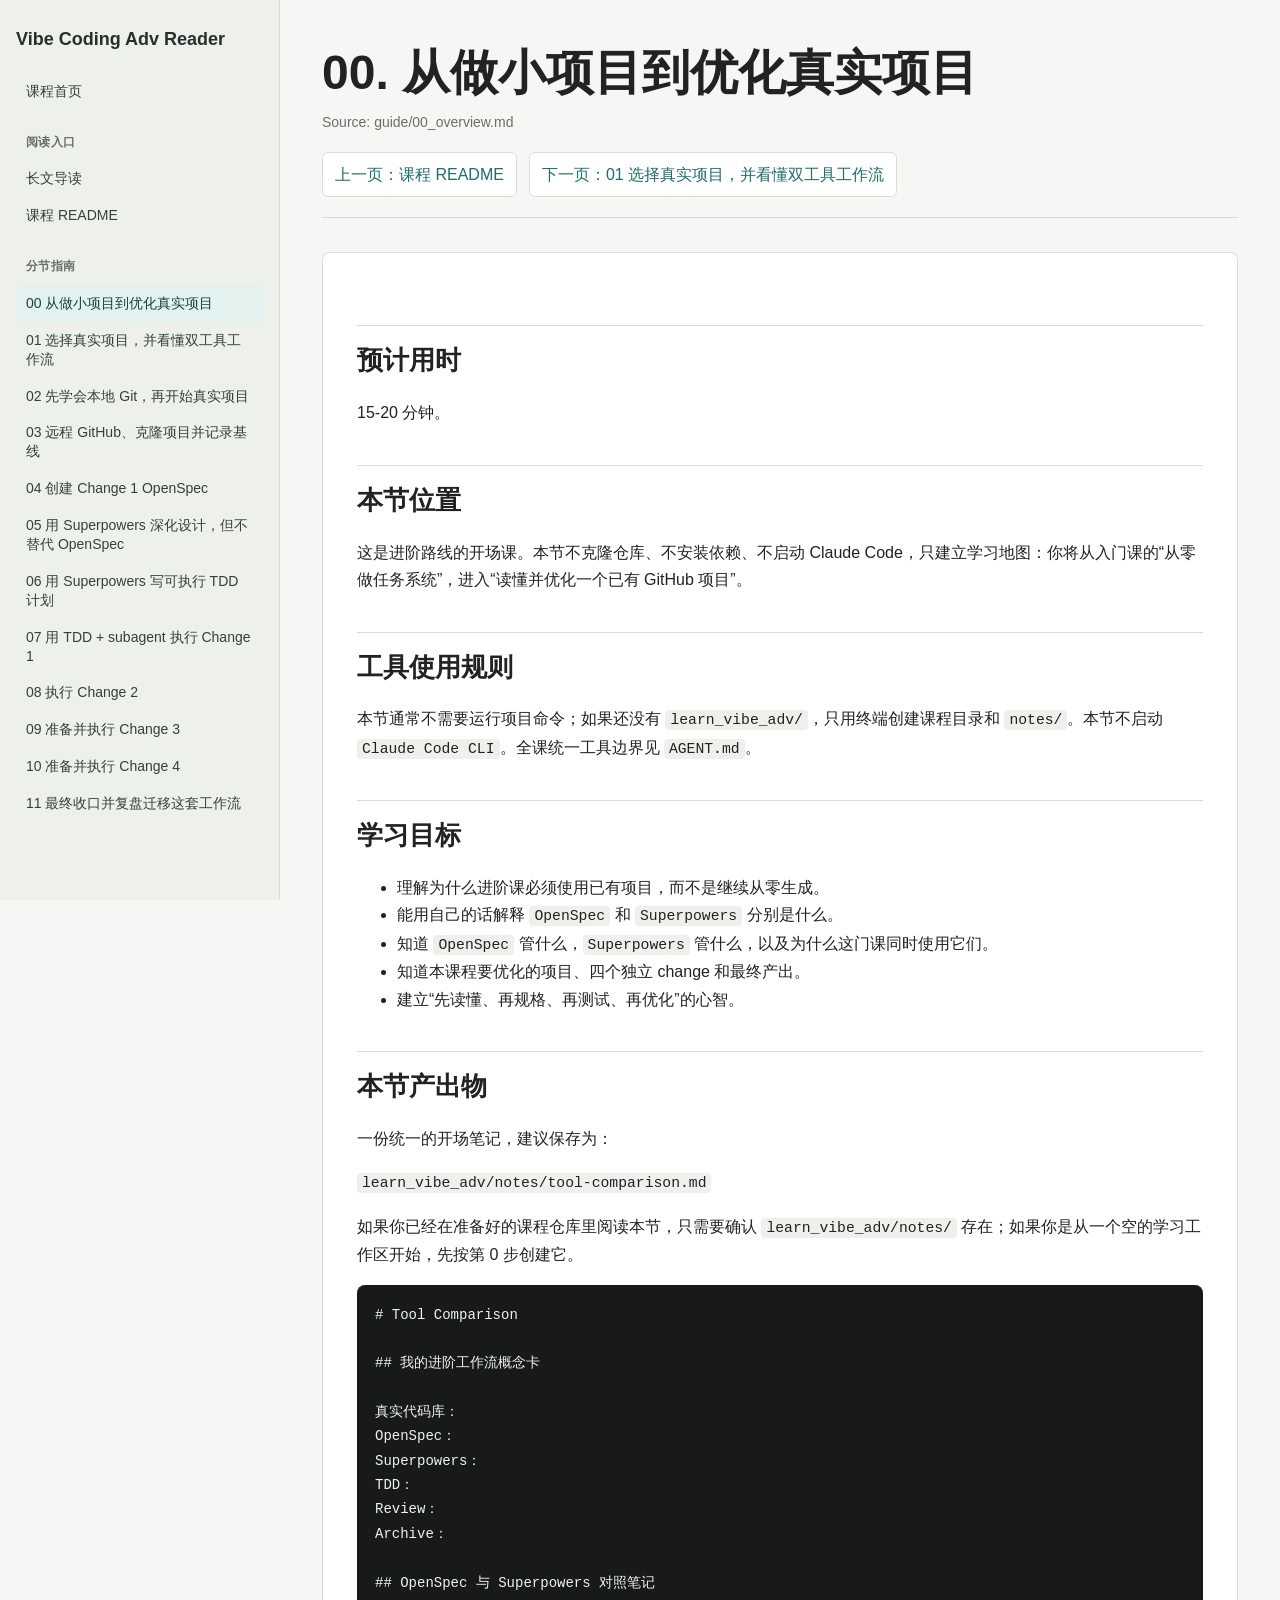
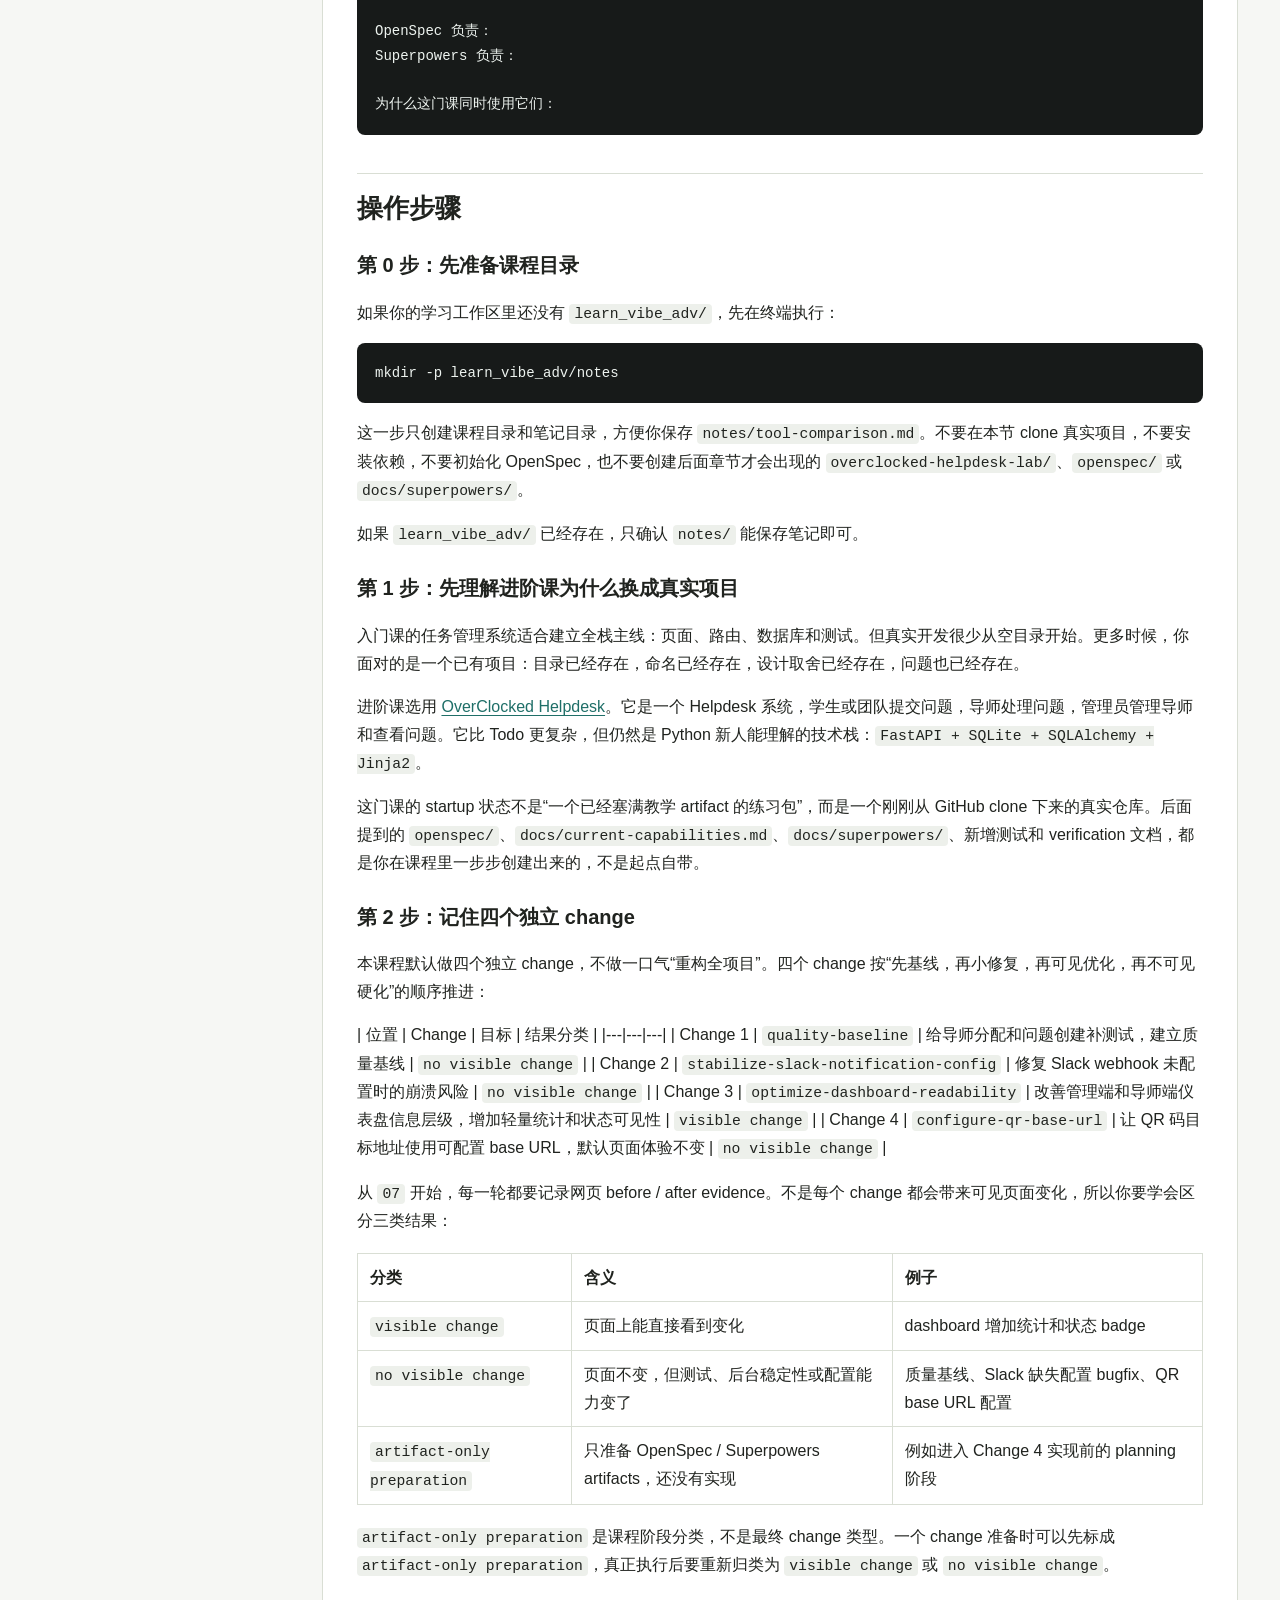
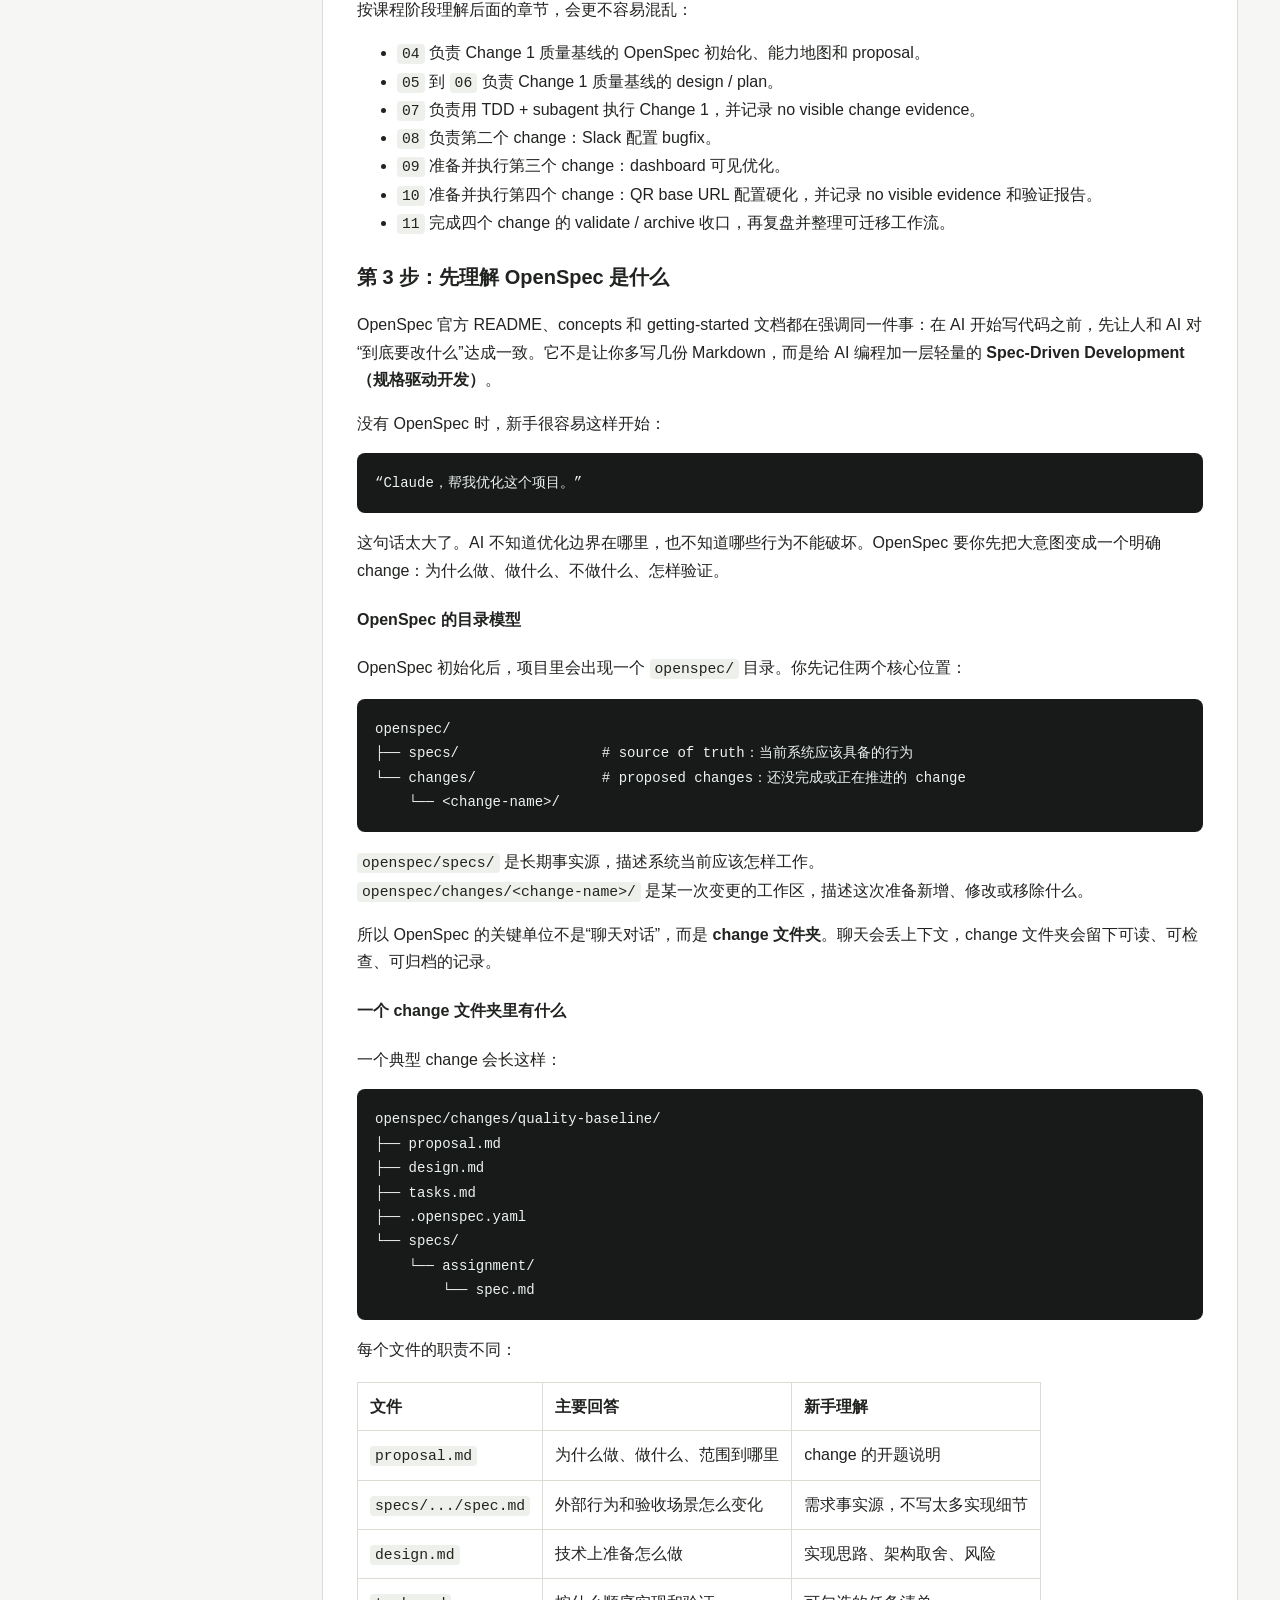
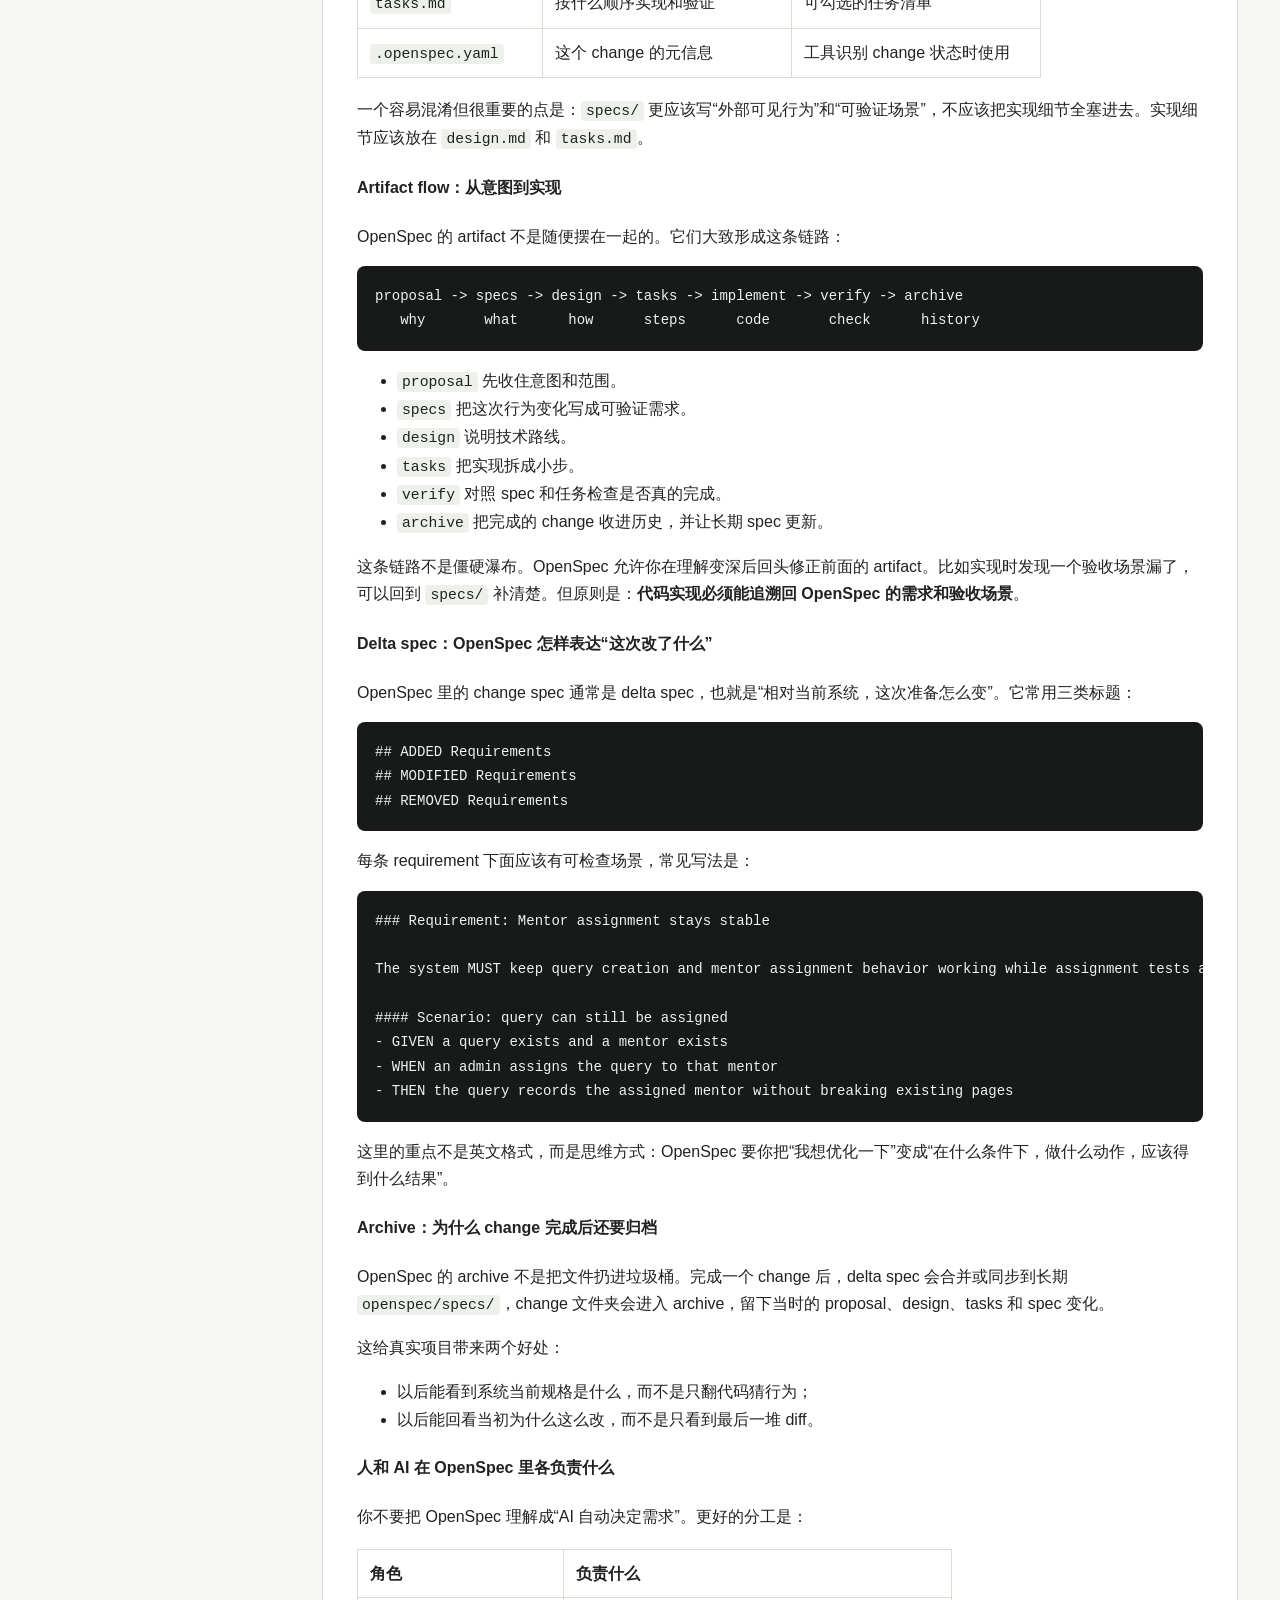
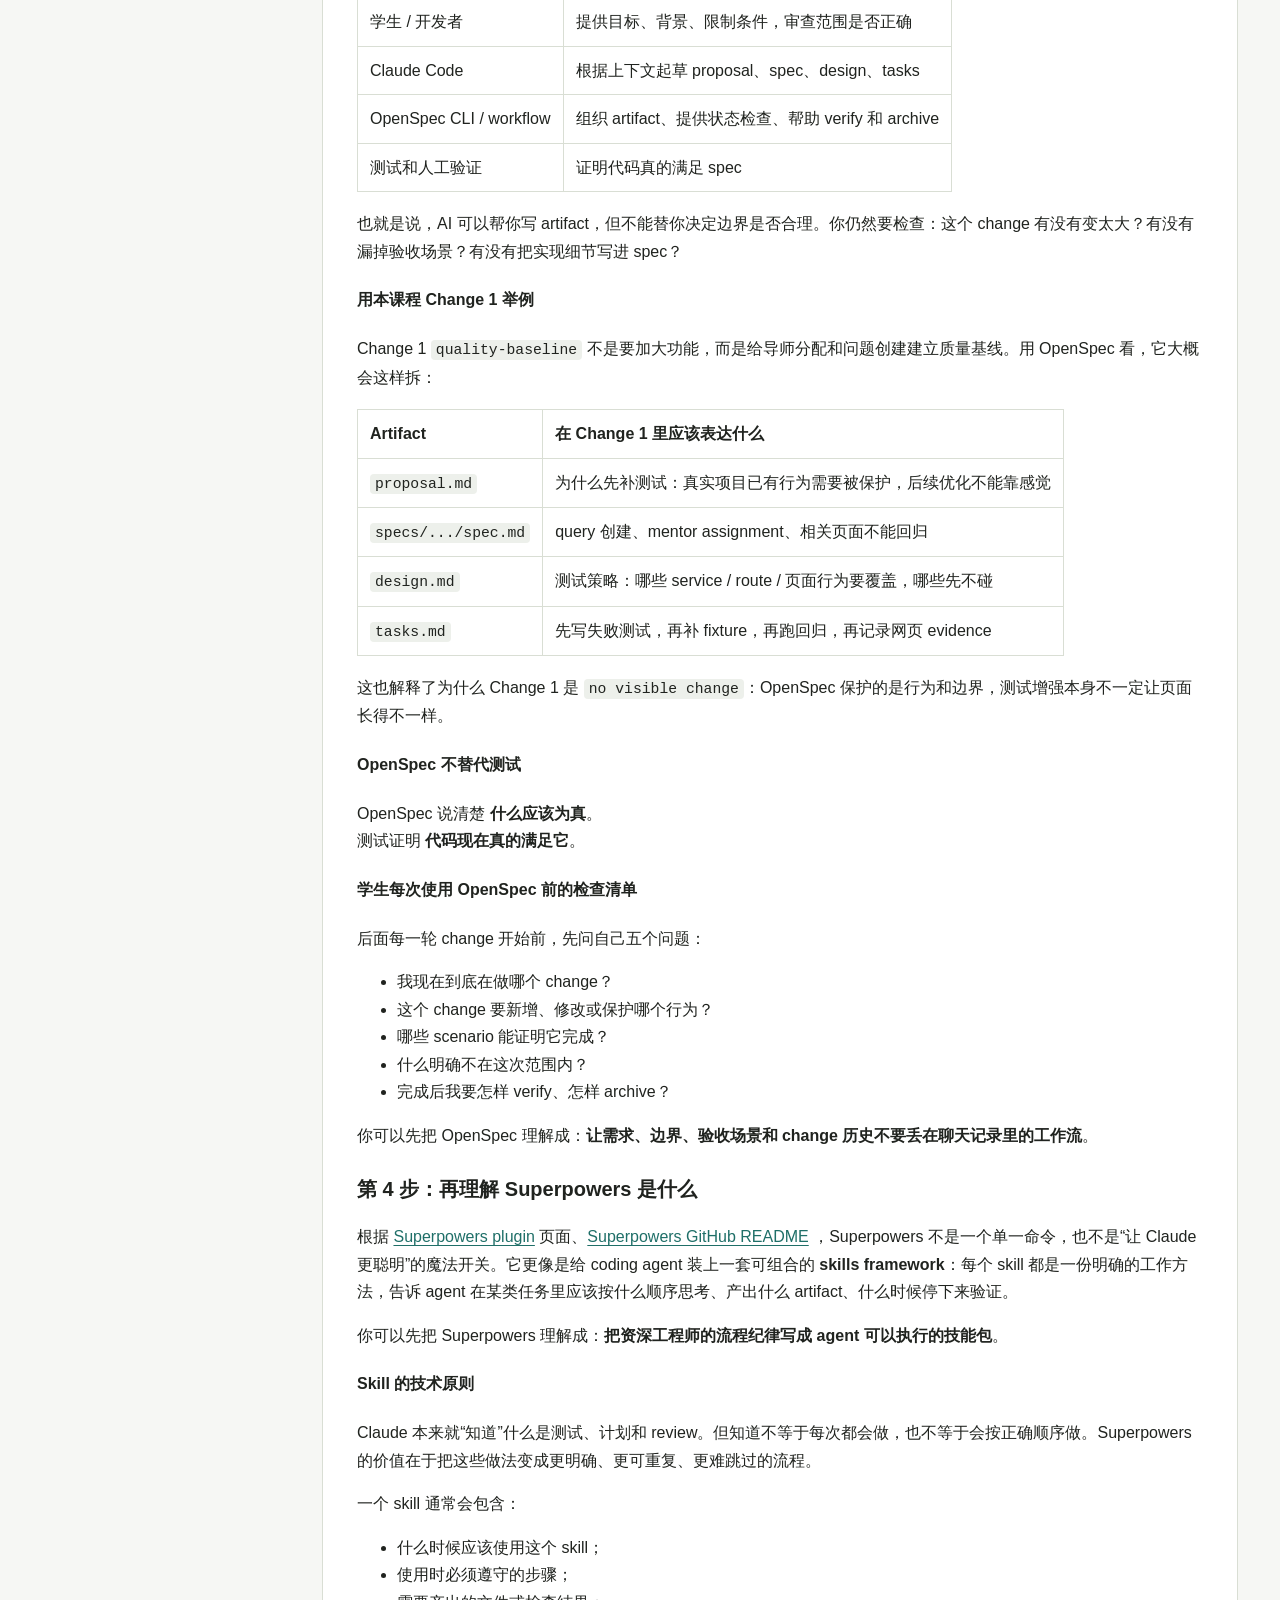
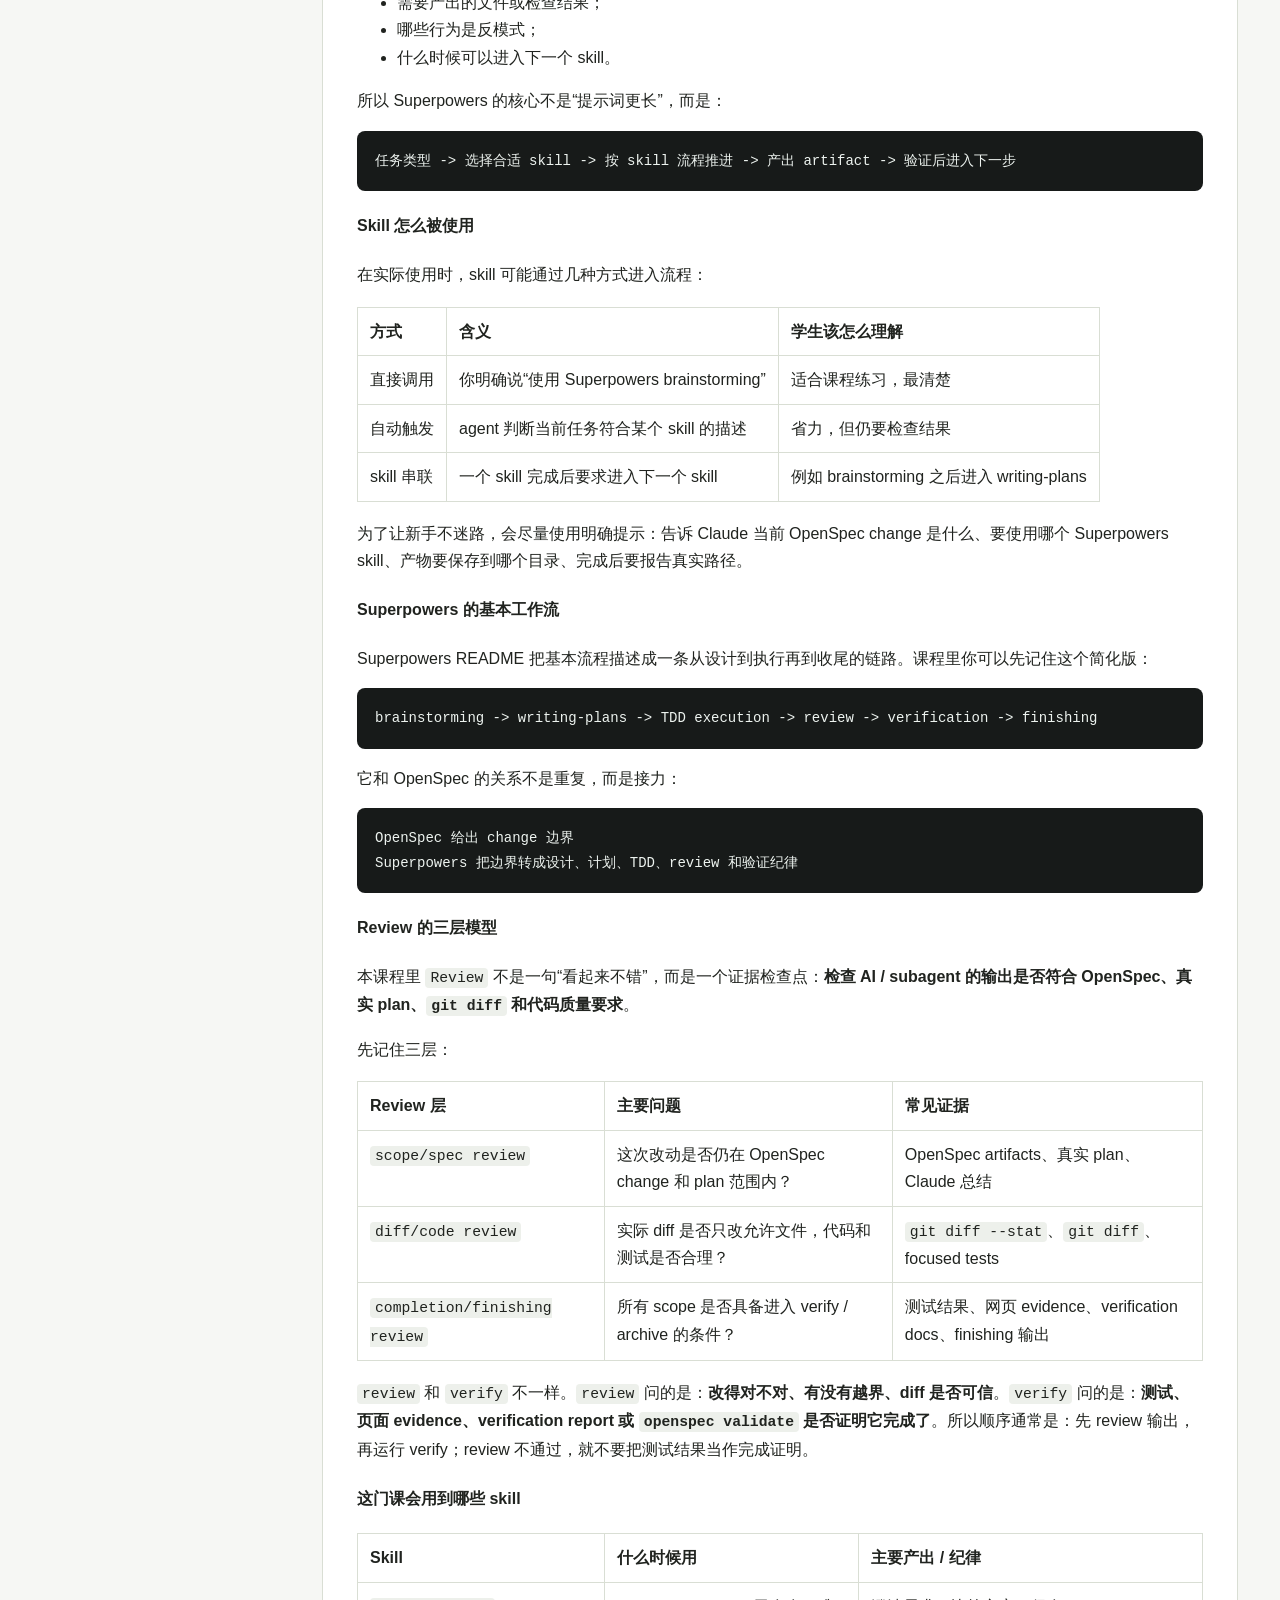
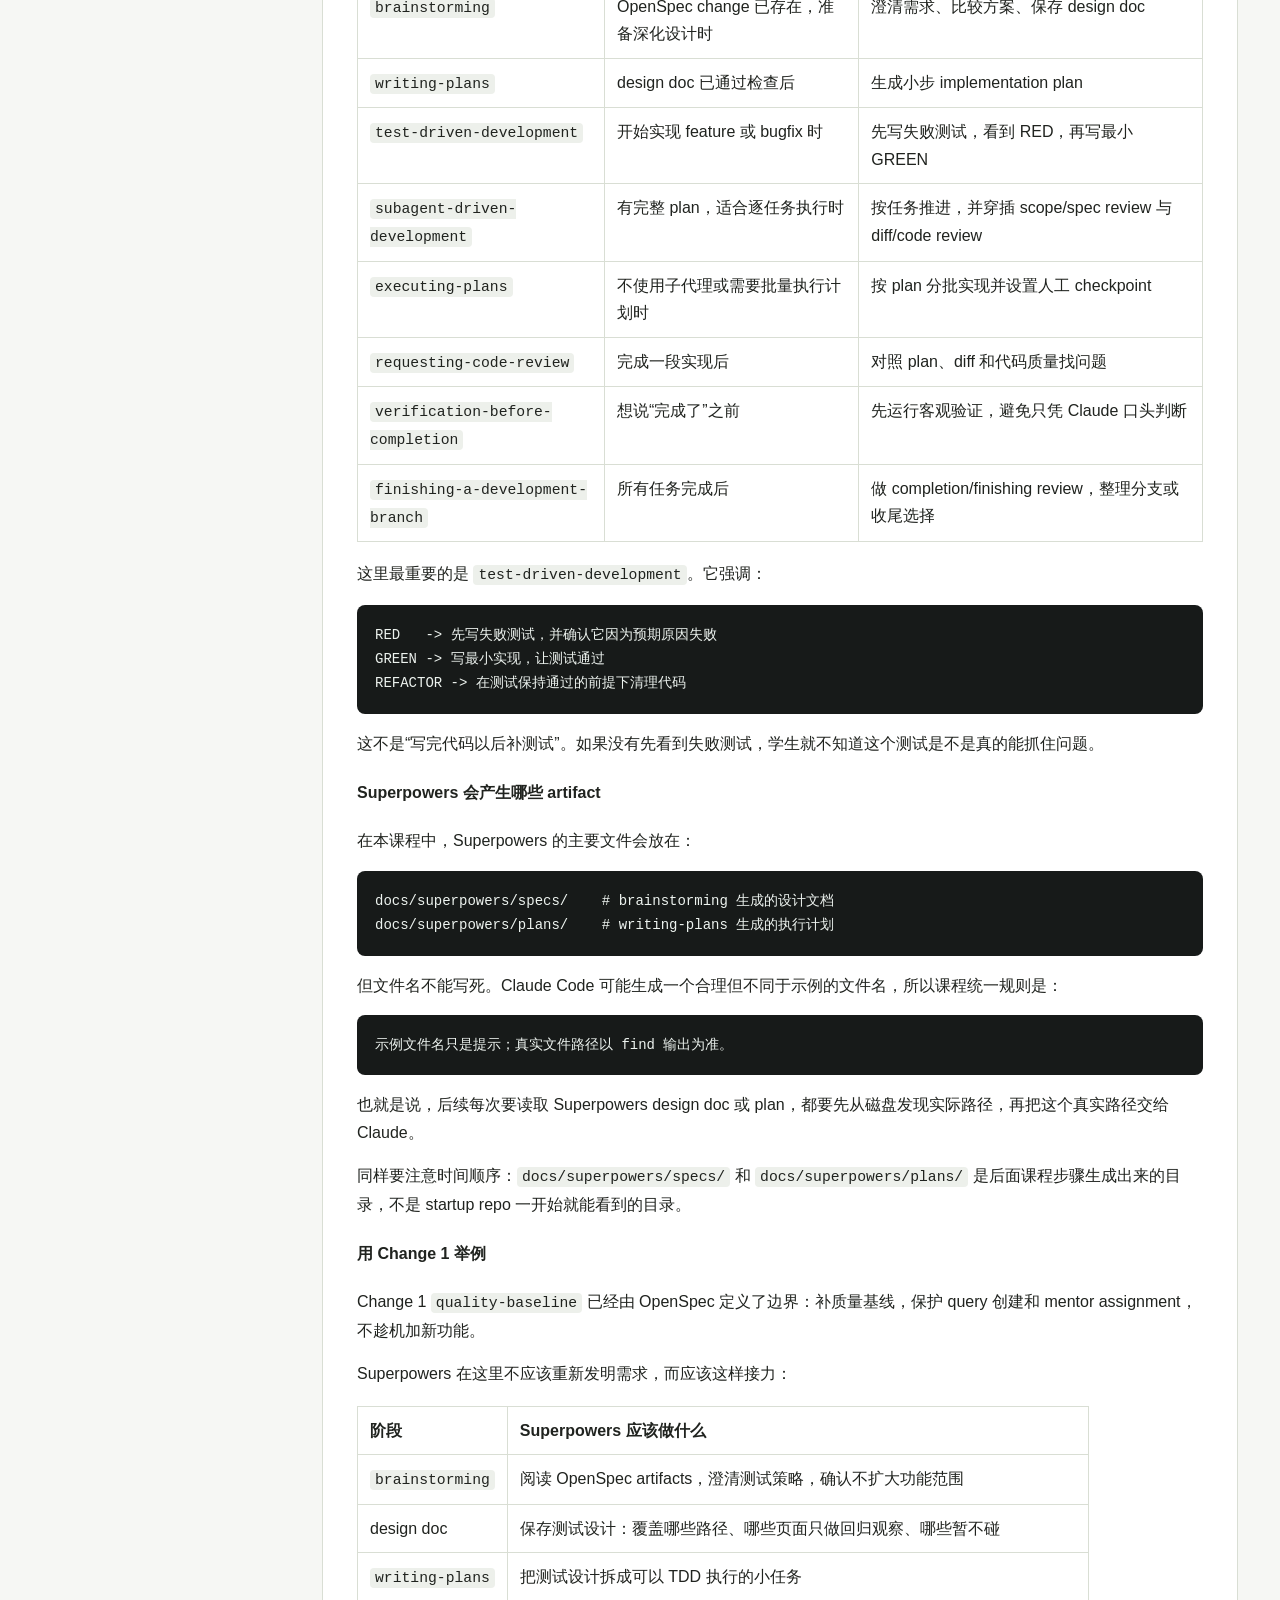
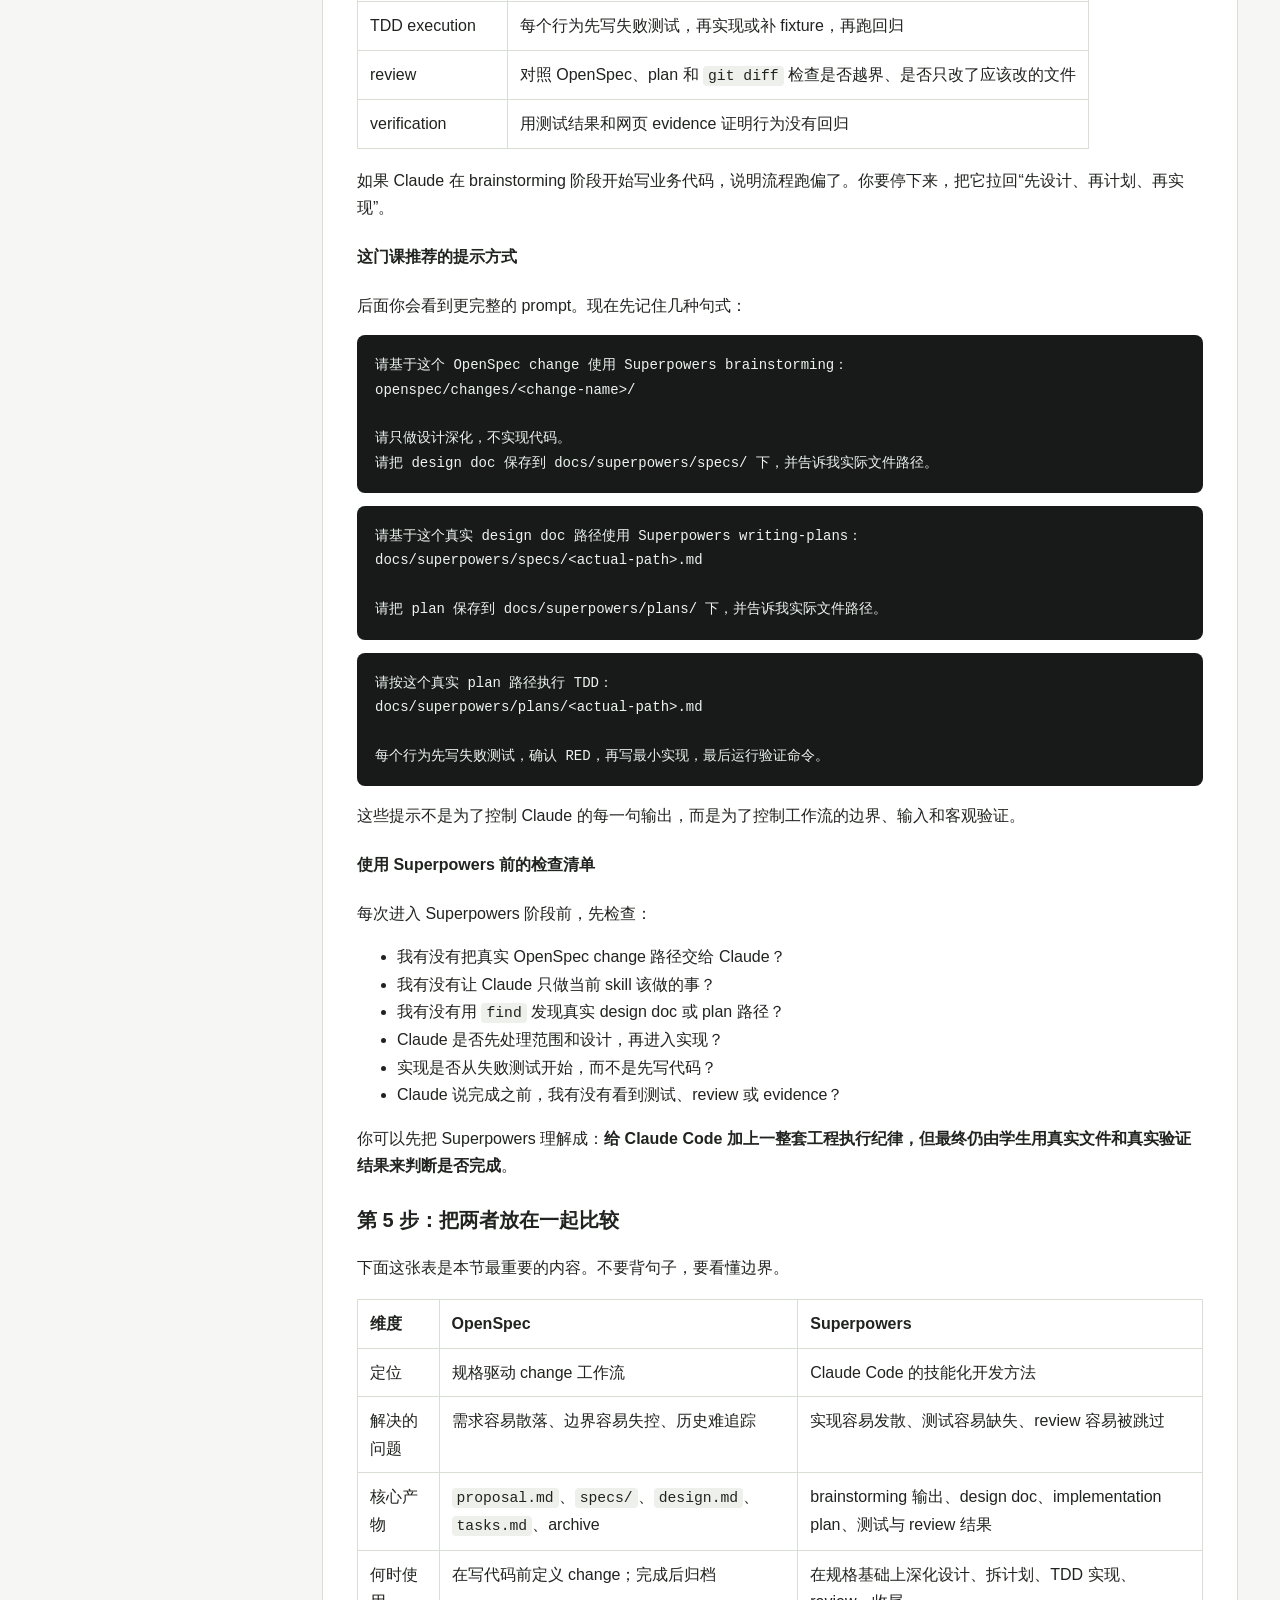
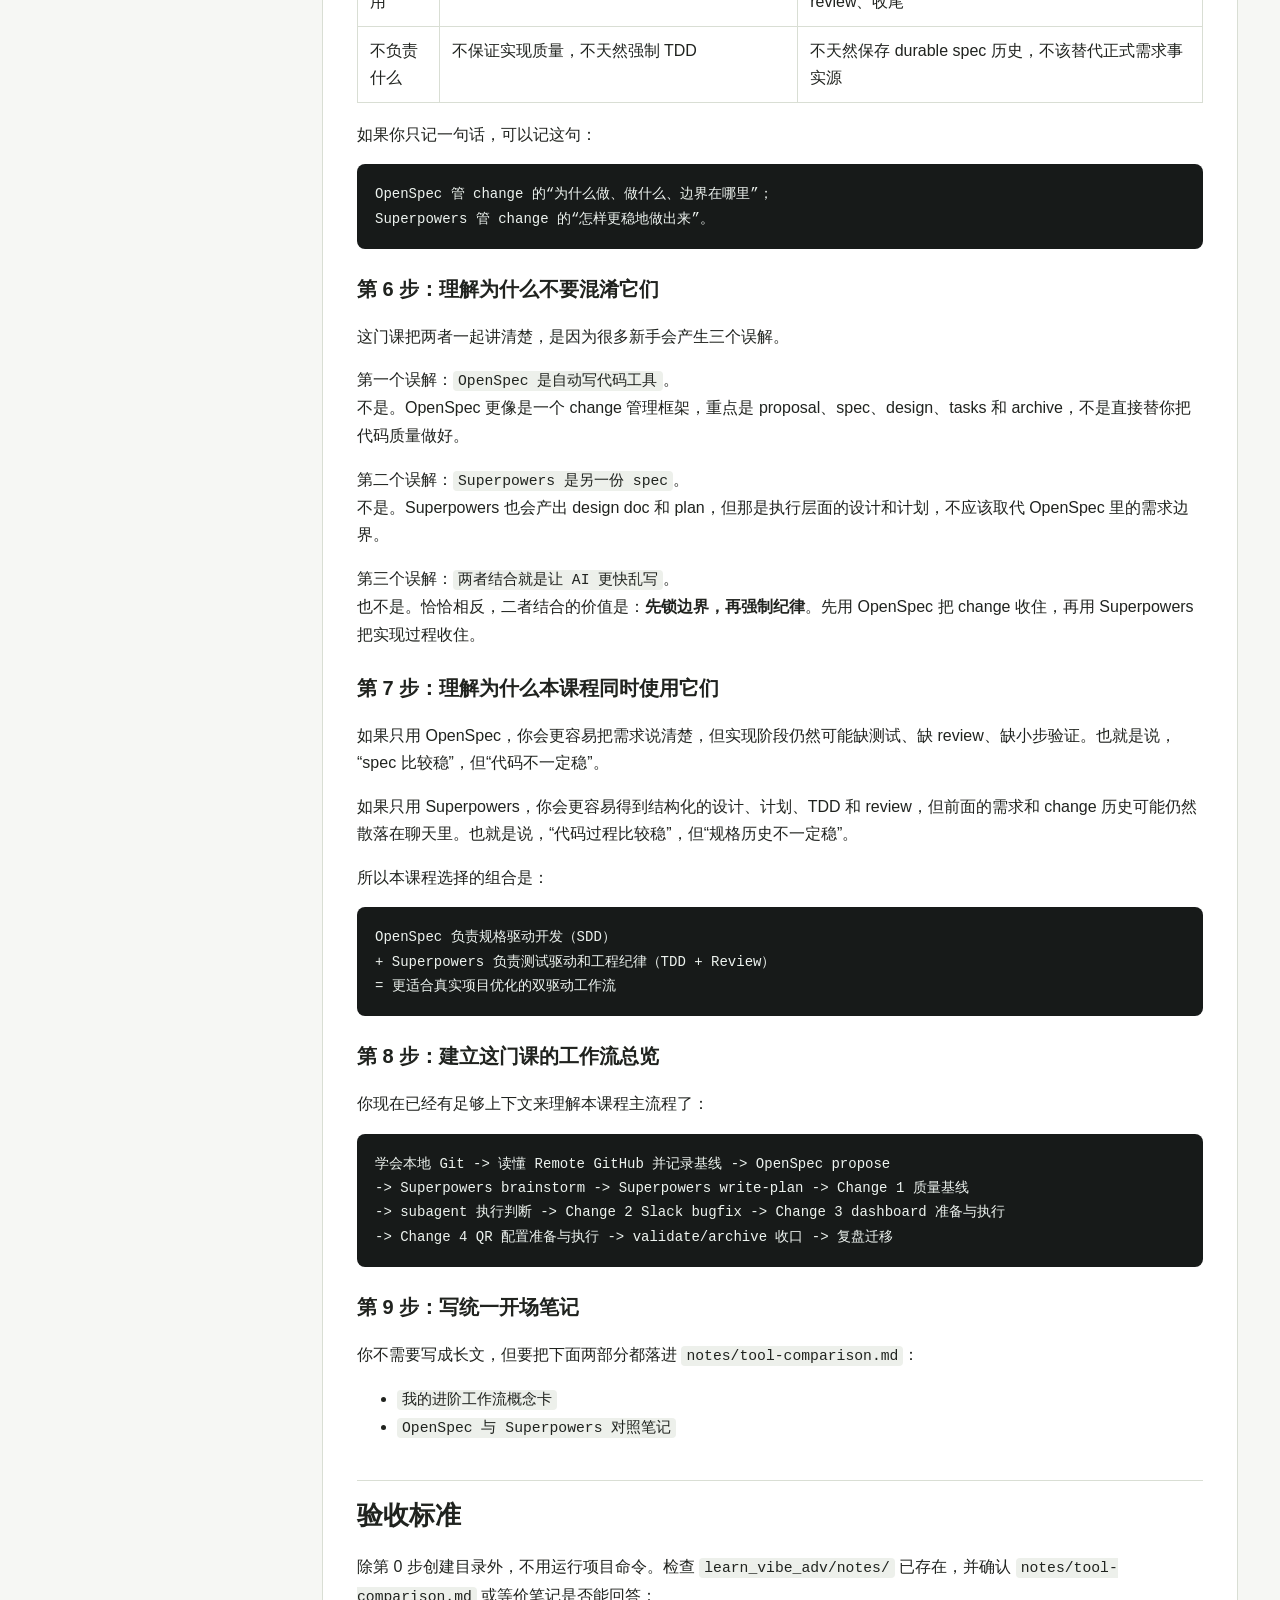
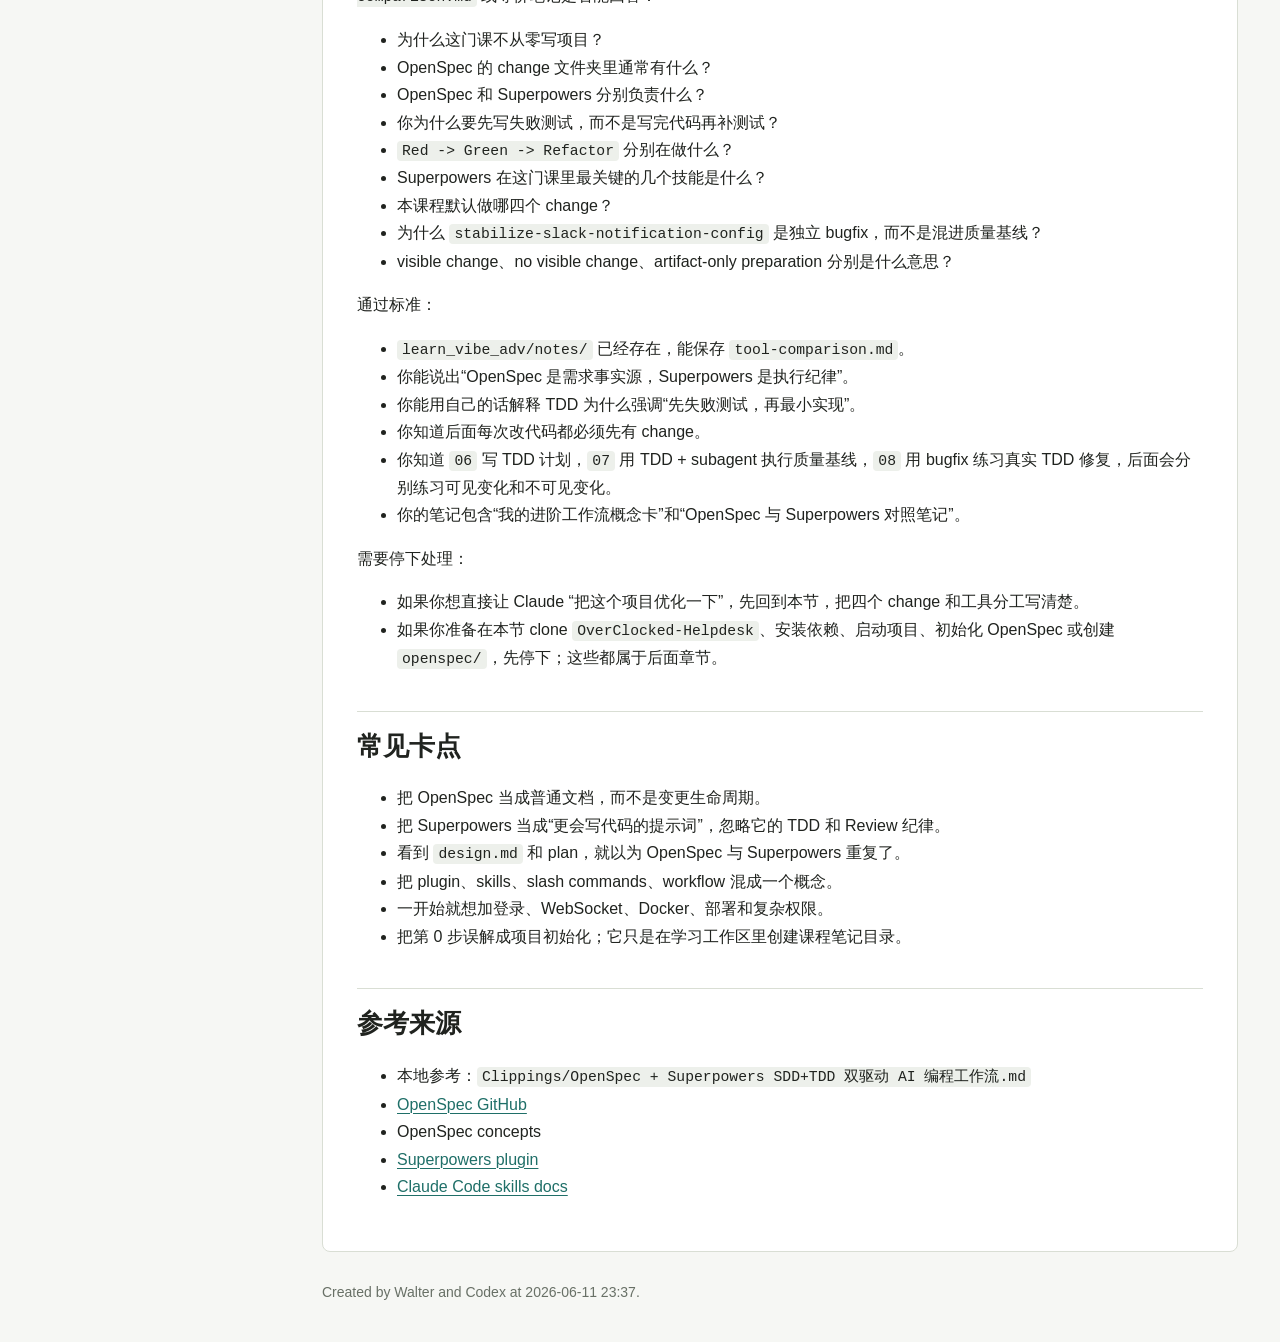
<file: 005html_reader/guide/00_overview.html>
<!doctype html>
<html lang="zh-CN">
<head>
  <meta charset="utf-8">
  <meta name="viewport" content="width=device-width, initial-scale=1">
  <title>00. 从做小项目到优化真实项目</title>
  <link rel="stylesheet" href="../assets/styles.css">
</head>
<body>
  <button class="menu-button" type="button" aria-controls="sidebar" aria-expanded="false">目录</button>
  <div class="layout">
    <aside class="sidebar" id="sidebar">
      <div class="brand">Vibe Coding Adv Reader</div>
      <nav><a class="nav-link nav-home" href="../index.html">课程首页</a>
<div class="nav-section">阅读入口</div>
<a class="nav-link " href="../article.html">长文导读</a>
<a class="nav-link " href="README.html">课程 README</a>
<div class="nav-section">分节指南</div>
<a class="nav-link active" href="00_overview.html">00 从做小项目到优化真实项目</a>
<a class="nav-link " href="01_repo_selection_and_workflow.html">01 选择真实项目，并看懂双工具工作流</a>
<a class="nav-link " href="02_git_basics.html">02 先学会本地 Git，再开始真实项目</a>
<a class="nav-link " href="03_clone_and_baseline.html">03 远程 GitHub、克隆项目并记录基线</a>
<a class="nav-link " href="04_openspec_proposal.html">04 创建 Change 1 OpenSpec</a>
<a class="nav-link " href="05_superpowers_brainstorm.html">05 用 Superpowers 深化设计，但不替代 OpenSpec</a>
<a class="nav-link " href="06_superpowers_write_plan.html">06 用 Superpowers 写可执行 TDD 计划</a>
<a class="nav-link " href="07_tdd_subagent_execution.html">07 用 TDD + subagent 执行 Change 1</a>
<a class="nav-link " href="08_slack_notification_bugfix.html">08 执行 Change 2</a>
<a class="nav-link " href="09_dashboard_change.html">09 准备并执行 Change 3</a>
<a class="nav-link " href="10_qr_change.html">10 准备并执行 Change 4</a>
<a class="nav-link " href="11_reflection_and_transfer.html">11 最终收口并复盘迁移这套工作流</a></nav>
    </aside>
    <main class="content">
      <header class="page-header">
        <h1>00. 从做小项目到优化真实项目</h1>
        <div class="source-label">Source: guide/00_overview.md</div>
        <nav class="page-links"><a href="README.html">上一页：课程 README</a>
<a href="01_repo_selection_and_workflow.html">下一页：01 选择真实项目，并看懂双工具工作流</a></nav>
      </header>
      <article class="markdown-body">
<h2 id="预计用时">预计用时</h2>
<p>15-20 分钟。</p>
<h2 id="本节位置">本节位置</h2>
<p>这是进阶路线的开场课。本节不克隆仓库、不安装依赖、不启动 Claude Code，只建立学习地图：你将从入门课的“从零做任务系统”，进入“读懂并优化一个已有 GitHub 项目”。</p>
<h2 id="工具使用规则">工具使用规则</h2>
<p>本节通常不需要运行项目命令；如果还没有 <code>learn_vibe_adv/</code>，只用终端创建课程目录和 <code>notes/</code>。本节不启动 <code>Claude Code CLI</code>。全课统一工具边界见 <code>AGENT.md</code>。</p>
<h2 id="学习目标">学习目标</h2>
<ul>
<li>理解为什么进阶课必须使用已有项目，而不是继续从零生成。</li>
<li>能用自己的话解释 <code>OpenSpec</code> 和 <code>Superpowers</code> 分别是什么。</li>
<li>知道 <code>OpenSpec</code> 管什么，<code>Superpowers</code> 管什么，以及为什么这门课同时使用它们。</li>
<li>知道本课程要优化的项目、四个独立 change 和最终产出。</li>
<li>建立“先读懂、再规格、再测试、再优化”的心智。</li>
</ul>
<h2 id="本节产出物">本节产出物</h2>
<p>一份统一的开场笔记，建议保存为：</p>
<p><code>learn_vibe_adv/notes/tool-comparison.md</code></p>
<p>如果你已经在准备好的课程仓库里阅读本节，只需要确认 <code>learn_vibe_adv/notes/</code> 存在；如果你是从一个空的学习工作区开始，先按第 0 步创建它。</p>
<pre><code class="language-markdown"># Tool Comparison

## 我的进阶工作流概念卡

真实代码库：
OpenSpec：
Superpowers：
TDD：
Review：
Archive：

## OpenSpec 与 Superpowers 对照笔记

OpenSpec 负责：
Superpowers 负责：

为什么这门课同时使用它们：
</code></pre>
<h2 id="操作步骤">操作步骤</h2>
<h3 id="第-0-步-先准备课程目录">第 0 步：先准备课程目录</h3>
<p>如果你的学习工作区里还没有 <code>learn_vibe_adv/</code>，先在终端执行：</p>
<pre><code class="language-bash">mkdir -p learn_vibe_adv/notes
</code></pre>
<p>这一步只创建课程目录和笔记目录，方便你保存 <code>notes/tool-comparison.md</code>。不要在本节 clone 真实项目，不要安装依赖，不要初始化 OpenSpec，也不要创建后面章节才会出现的 <code>overclocked-helpdesk-lab/</code>、<code>openspec/</code> 或 <code>docs/superpowers/</code>。</p>
<p>如果 <code>learn_vibe_adv/</code> 已经存在，只确认 <code>notes/</code> 能保存笔记即可。</p>
<h3 id="第-1-步-先理解进阶课为什么换成真实项目">第 1 步：先理解进阶课为什么换成真实项目</h3>
<p>入门课的任务管理系统适合建立全栈主线：页面、路由、数据库和测试。但真实开发很少从空目录开始。更多时候，你面对的是一个已有项目：目录已经存在，命名已经存在，设计取舍已经存在，问题也已经存在。</p>
<p>进阶课选用 <a href="https://github.com/gagagixi01/OverClocked-Helpdesk">OverClocked Helpdesk</a>。它是一个 Helpdesk 系统，学生或团队提交问题，导师处理问题，管理员管理导师和查看问题。它比 Todo 更复杂，但仍然是 Python 新人能理解的技术栈：<code>FastAPI + SQLite + SQLAlchemy + Jinja2</code>。</p>
<p>这门课的 startup 状态不是“一个已经塞满教学 artifact 的练习包”，而是一个刚刚从 GitHub clone 下来的真实仓库。后面提到的 <code>openspec/</code>、<code>docs/current-capabilities.md</code>、<code>docs/superpowers/</code>、新增测试和 verification 文档，都是你在课程里一步步创建出来的，不是起点自带。</p>
<h3 id="第-2-步-记住四个独立-change">第 2 步：记住四个独立 change</h3>
<p>本课程默认做四个独立 change，不做一口气“重构全项目”。四个 change 按“先基线，再小修复，再可见优化，再不可见硬化”的顺序推进：</p>
<p>| 位置 | Change | 目标 | 结果分类 |
|---|---|---|
| Change 1 | <code>quality-baseline</code> | 给导师分配和问题创建补测试，建立质量基线 | <code>no visible change</code> |
| Change 2 | <code>stabilize-slack-notification-config</code> | 修复 Slack webhook 未配置时的崩溃风险 | <code>no visible change</code> |
| Change 3 | <code>optimize-dashboard-readability</code> | 改善管理端和导师端仪表盘信息层级，增加轻量统计和状态可见性 | <code>visible change</code> |
| Change 4 | <code>configure-qr-base-url</code> | 让 QR 码目标地址使用可配置 base URL，默认页面体验不变 | <code>no visible change</code> |</p>
<p>从 <code>07</code> 开始，每一轮都要记录网页 before / after evidence。不是每个 change 都会带来可见页面变化，所以你要学会区分三类结果：</p>
<table>
<thead>
<tr>
  <th>分类</th>
  <th>含义</th>
  <th>例子</th>
</tr>
</thead>
<tbody>
<tr>
  <td><code>visible change</code></td>
  <td>页面上能直接看到变化</td>
  <td>dashboard 增加统计和状态 badge</td>
</tr>
<tr>
  <td><code>no visible change</code></td>
  <td>页面不变，但测试、后台稳定性或配置能力变了</td>
  <td>质量基线、Slack 缺失配置 bugfix、QR base URL 配置</td>
</tr>
<tr>
  <td><code>artifact-only preparation</code></td>
  <td>只准备 OpenSpec / Superpowers artifacts，还没有实现</td>
  <td>例如进入 Change 4 实现前的 planning 阶段</td>
</tr>
</tbody>
</table>
<p><code>artifact-only preparation</code> 是课程阶段分类，不是最终 change 类型。一个 change 准备时可以先标成 <code>artifact-only preparation</code>，真正执行后要重新归类为 <code>visible change</code> 或 <code>no visible change</code>。</p>
<p>按课程阶段理解后面的章节，会更不容易混乱：</p>
<ul>
<li><code>04</code> 负责 Change 1 质量基线的 OpenSpec 初始化、能力地图和 proposal。</li>
<li><code>05</code> 到 <code>06</code> 负责 Change 1 质量基线的 design / plan。</li>
<li><code>07</code> 负责用 TDD + subagent 执行 Change 1，并记录 no visible change evidence。</li>
<li><code>08</code> 负责第二个 change：Slack 配置 bugfix。</li>
<li><code>09</code> 准备并执行第三个 change：dashboard 可见优化。</li>
<li><code>10</code> 准备并执行第四个 change：QR base URL 配置硬化，并记录 no visible evidence 和验证报告。</li>
<li><code>11</code> 完成四个 change 的 validate / archive 收口，再复盘并整理可迁移工作流。</li>
</ul>
<h3 id="第-3-步-先理解-openspec-是什么">第 3 步：先理解 OpenSpec 是什么</h3>
<p>OpenSpec 官方 README、concepts 和 getting-started 文档都在强调同一件事：在 AI 开始写代码之前，先让人和 AI 对“到底要改什么”达成一致。它不是让你多写几份 Markdown，而是给 AI 编程加一层轻量的 <strong>Spec-Driven Development（规格驱动开发）</strong>。</p>
<p>没有 OpenSpec 时，新手很容易这样开始：</p>
<pre><code class="language-text">“Claude，帮我优化这个项目。”
</code></pre>
<p>这句话太大了。AI 不知道优化边界在哪里，也不知道哪些行为不能破坏。OpenSpec 要你先把大意图变成一个明确 change：为什么做、做什么、不做什么、怎样验证。</p>
<h4 id="openspec-的目录模型">OpenSpec 的目录模型</h4>
<p>OpenSpec 初始化后，项目里会出现一个 <code>openspec/</code> 目录。你先记住两个核心位置：</p>
<pre><code class="language-text">openspec/
├── specs/                 # source of truth：当前系统应该具备的行为
└── changes/               # proposed changes：还没完成或正在推进的 change
    └── &lt;change-name&gt;/
</code></pre>
<p><code>openspec/specs/</code> 是长期事实源，描述系统当前应该怎样工作。<br />
<code>openspec/changes/&lt;change-name&gt;/</code> 是某一次变更的工作区，描述这次准备新增、修改或移除什么。</p>
<p>所以 OpenSpec 的关键单位不是“聊天对话”，而是 <strong>change 文件夹</strong>。聊天会丢上下文，change 文件夹会留下可读、可检查、可归档的记录。</p>
<h4 id="一个-change-文件夹里有什么">一个 change 文件夹里有什么</h4>
<p>一个典型 change 会长这样：</p>
<pre><code class="language-text">openspec/changes/quality-baseline/
├── proposal.md
├── design.md
├── tasks.md
├── .openspec.yaml
└── specs/
    └── assignment/
        └── spec.md
</code></pre>
<p>每个文件的职责不同：</p>
<table>
<thead>
<tr>
  <th>文件</th>
  <th>主要回答</th>
  <th>新手理解</th>
</tr>
</thead>
<tbody>
<tr>
  <td><code>proposal.md</code></td>
  <td>为什么做、做什么、范围到哪里</td>
  <td>change 的开题说明</td>
</tr>
<tr>
  <td><code>specs/.../spec.md</code></td>
  <td>外部行为和验收场景怎么变化</td>
  <td>需求事实源，不写太多实现细节</td>
</tr>
<tr>
  <td><code>design.md</code></td>
  <td>技术上准备怎么做</td>
  <td>实现思路、架构取舍、风险</td>
</tr>
<tr>
  <td><code>tasks.md</code></td>
  <td>按什么顺序实现和验证</td>
  <td>可勾选的任务清单</td>
</tr>
<tr>
  <td><code>.openspec.yaml</code></td>
  <td>这个 change 的元信息</td>
  <td>工具识别 change 状态时使用</td>
</tr>
</tbody>
</table>
<p>一个容易混淆但很重要的点是：<code>specs/</code> 更应该写“外部可见行为”和“可验证场景”，不应该把实现细节全塞进去。实现细节应该放在 <code>design.md</code> 和 <code>tasks.md</code>。</p>
<h4 id="artifact-flow-从意图到实现">Artifact flow：从意图到实现</h4>
<p>OpenSpec 的 artifact 不是随便摆在一起的。它们大致形成这条链路：</p>
<pre><code class="language-text">proposal -&gt; specs -&gt; design -&gt; tasks -&gt; implement -&gt; verify -&gt; archive
   why       what      how      steps      code       check      history
</code></pre>
<ul>
<li><code>proposal</code> 先收住意图和范围。</li>
<li><code>specs</code> 把这次行为变化写成可验证需求。</li>
<li><code>design</code> 说明技术路线。</li>
<li><code>tasks</code> 把实现拆成小步。</li>
<li><code>verify</code> 对照 spec 和任务检查是否真的完成。</li>
<li><code>archive</code> 把完成的 change 收进历史，并让长期 spec 更新。</li>
</ul>
<p>这条链路不是僵硬瀑布。OpenSpec 允许你在理解变深后回头修正前面的 artifact。比如实现时发现一个验收场景漏了，可以回到 <code>specs/</code> 补清楚。但原则是：<strong>代码实现必须能追溯回 OpenSpec 的需求和验收场景</strong>。</p>
<h4 id="delta-spec-openspec-怎样表达-这次改了什么">Delta spec：OpenSpec 怎样表达“这次改了什么”</h4>
<p>OpenSpec 里的 change spec 通常是 delta spec，也就是“相对当前系统，这次准备怎么变”。它常用三类标题：</p>
<pre><code class="language-markdown">## ADDED Requirements
## MODIFIED Requirements
## REMOVED Requirements
</code></pre>
<p>每条 requirement 下面应该有可检查场景，常见写法是：</p>
<pre><code class="language-markdown">### Requirement: Mentor assignment stays stable

The system MUST keep query creation and mentor assignment behavior working while assignment tests are added.

#### Scenario: query can still be assigned
- GIVEN a query exists and a mentor exists
- WHEN an admin assigns the query to that mentor
- THEN the query records the assigned mentor without breaking existing pages
</code></pre>
<p>这里的重点不是英文格式，而是思维方式：OpenSpec 要你把“我想优化一下”变成“在什么条件下，做什么动作，应该得到什么结果”。</p>
<h4 id="archive-为什么-change-完成后还要归档">Archive：为什么 change 完成后还要归档</h4>
<p>OpenSpec 的 archive 不是把文件扔进垃圾桶。完成一个 change 后，delta spec 会合并或同步到长期 <code>openspec/specs/</code>，change 文件夹会进入 archive，留下当时的 proposal、design、tasks 和 spec 变化。</p>
<p>这给真实项目带来两个好处：</p>
<ul>
<li>以后能看到系统当前规格是什么，而不是只翻代码猜行为；</li>
<li>以后能回看当初为什么这么改，而不是只看到最后一堆 diff。</li>
</ul>
<h4 id="人和-ai-在-openspec-里各负责什么">人和 AI 在 OpenSpec 里各负责什么</h4>
<p>你不要把 OpenSpec 理解成“AI 自动决定需求”。更好的分工是：</p>
<table>
<thead>
<tr>
  <th>角色</th>
  <th>负责什么</th>
</tr>
</thead>
<tbody>
<tr>
  <td>学生 / 开发者</td>
  <td>提供目标、背景、限制条件，审查范围是否正确</td>
</tr>
<tr>
  <td>Claude Code</td>
  <td>根据上下文起草 proposal、spec、design、tasks</td>
</tr>
<tr>
  <td>OpenSpec CLI / workflow</td>
  <td>组织 artifact、提供状态检查、帮助 verify 和 archive</td>
</tr>
<tr>
  <td>测试和人工验证</td>
  <td>证明代码真的满足 spec</td>
</tr>
</tbody>
</table>
<p>也就是说，AI 可以帮你写 artifact，但不能替你决定边界是否合理。你仍然要检查：这个 change 有没有变太大？有没有漏掉验收场景？有没有把实现细节写进 spec？</p>
<h4 id="用本课程-change-1-举例">用本课程 Change 1 举例</h4>
<p>Change 1 <code>quality-baseline</code> 不是要加大功能，而是给导师分配和问题创建建立质量基线。用 OpenSpec 看，它大概会这样拆：</p>
<table>
<thead>
<tr>
  <th>Artifact</th>
  <th>在 Change 1 里应该表达什么</th>
</tr>
</thead>
<tbody>
<tr>
  <td><code>proposal.md</code></td>
  <td>为什么先补测试：真实项目已有行为需要被保护，后续优化不能靠感觉</td>
</tr>
<tr>
  <td><code>specs/.../spec.md</code></td>
  <td>query 创建、mentor assignment、相关页面不能回归</td>
</tr>
<tr>
  <td><code>design.md</code></td>
  <td>测试策略：哪些 service / route / 页面行为要覆盖，哪些先不碰</td>
</tr>
<tr>
  <td><code>tasks.md</code></td>
  <td>先写失败测试，再补 fixture，再跑回归，再记录网页 evidence</td>
</tr>
</tbody>
</table>
<p>这也解释了为什么 Change 1 是 <code>no visible change</code>：OpenSpec 保护的是行为和边界，测试增强本身不一定让页面长得不一样。</p>
<h4 id="openspec-不替代测试">OpenSpec 不替代测试</h4>
<p>OpenSpec 说清楚 <strong>什么应该为真</strong>。<br />
测试证明 <strong>代码现在真的满足它</strong>。</p>
<h4 id="学生每次使用-openspec-前的检查清单">学生每次使用 OpenSpec 前的检查清单</h4>
<p>后面每一轮 change 开始前，先问自己五个问题：</p>
<ul>
<li>我现在到底在做哪个 change？</li>
<li>这个 change 要新增、修改或保护哪个行为？</li>
<li>哪些 scenario 能证明它完成？</li>
<li>什么明确不在这次范围内？</li>
<li>完成后我要怎样 verify、怎样 archive？</li>
</ul>
<p>你可以先把 OpenSpec 理解成：<strong>让需求、边界、验收场景和 change 历史不要丢在聊天记录里的工作流</strong>。</p>
<h3 id="第-4-步-再理解-superpowers-是什么">第 4 步：再理解 Superpowers 是什么</h3>
<p>根据 <a href="https://claude.com/plugins/superpowers">Superpowers plugin</a> 页面、<a href="https://github.com/obra/superpowers">Superpowers GitHub README</a> ，Superpowers 不是一个单一命令，也不是“让 Claude 更聪明”的魔法开关。它更像是给 coding agent 装上一套可组合的 <strong>skills framework</strong>：每个 skill 都是一份明确的工作方法，告诉 agent 在某类任务里应该按什么顺序思考、产出什么 artifact、什么时候停下来验证。</p>
<p>你可以先把 Superpowers 理解成：<strong>把资深工程师的流程纪律写成 agent 可以执行的技能包</strong>。</p>
<h4 id="skill-的技术原则">Skill 的技术原则</h4>
<p>Claude 本来就“知道”什么是测试、计划和 review。但知道不等于每次都会做，也不等于会按正确顺序做。Superpowers 的价值在于把这些做法变成更明确、更可重复、更难跳过的流程。</p>
<p>一个 skill 通常会包含：</p>
<ul>
<li>什么时候应该使用这个 skill；</li>
<li>使用时必须遵守的步骤；</li>
<li>需要产出的文件或检查结果；</li>
<li>哪些行为是反模式；</li>
<li>什么时候可以进入下一个 skill。</li>
</ul>
<p>所以 Superpowers 的核心不是“提示词更长”，而是：</p>
<pre><code class="language-text">任务类型 -&gt; 选择合适 skill -&gt; 按 skill 流程推进 -&gt; 产出 artifact -&gt; 验证后进入下一步
</code></pre>
<h4 id="skill-怎么被使用">Skill 怎么被使用</h4>
<p>在实际使用时，skill 可能通过几种方式进入流程：</p>
<table>
<thead>
<tr>
  <th>方式</th>
  <th>含义</th>
  <th>学生该怎么理解</th>
</tr>
</thead>
<tbody>
<tr>
  <td>直接调用</td>
  <td>你明确说“使用 Superpowers brainstorming”</td>
  <td>适合课程练习，最清楚</td>
</tr>
<tr>
  <td>自动触发</td>
  <td>agent 判断当前任务符合某个 skill 的描述</td>
  <td>省力，但仍要检查结果</td>
</tr>
<tr>
  <td>skill 串联</td>
  <td>一个 skill 完成后要求进入下一个 skill</td>
  <td>例如 brainstorming 之后进入 writing-plans</td>
</tr>
</tbody>
</table>
<p>为了让新手不迷路，会尽量使用明确提示：告诉 Claude 当前 OpenSpec change 是什么、要使用哪个 Superpowers skill、产物要保存到哪个目录、完成后要报告真实路径。</p>
<h4 id="superpowers-的基本工作流">Superpowers 的基本工作流</h4>
<p>Superpowers README 把基本流程描述成一条从设计到执行再到收尾的链路。课程里你可以先记住这个简化版：</p>
<pre><code class="language-text">brainstorming -&gt; writing-plans -&gt; TDD execution -&gt; review -&gt; verification -&gt; finishing
</code></pre>
<p>它和 OpenSpec 的关系不是重复，而是接力：</p>
<pre><code class="language-text">OpenSpec 给出 change 边界
Superpowers 把边界转成设计、计划、TDD、review 和验证纪律
</code></pre>
<h4 id="review-的三层模型">Review 的三层模型</h4>
<p>本课程里 <code>Review</code> 不是一句“看起来不错”，而是一个证据检查点：<strong>检查 AI / subagent 的输出是否符合 OpenSpec、真实 plan、<code>git diff</code> 和代码质量要求</strong>。</p>
<p>先记住三层：</p>
<table>
<thead>
<tr>
  <th>Review 层</th>
  <th>主要问题</th>
  <th>常见证据</th>
</tr>
</thead>
<tbody>
<tr>
  <td><code>scope/spec review</code></td>
  <td>这次改动是否仍在 OpenSpec change 和 plan 范围内？</td>
  <td>OpenSpec artifacts、真实 plan、Claude 总结</td>
</tr>
<tr>
  <td><code>diff/code review</code></td>
  <td>实际 diff 是否只改允许文件，代码和测试是否合理？</td>
  <td><code>git diff --stat</code>、<code>git diff</code>、focused tests</td>
</tr>
<tr>
  <td><code>completion/finishing review</code></td>
  <td>所有 scope 是否具备进入 verify / archive 的条件？</td>
  <td>测试结果、网页 evidence、verification docs、finishing 输出</td>
</tr>
</tbody>
</table>
<p><code>review</code> 和 <code>verify</code> 不一样。<code>review</code> 问的是：<strong>改得对不对、有没有越界、diff 是否可信</strong>。<code>verify</code> 问的是：<strong>测试、页面 evidence、verification report 或 <code>openspec validate</code> 是否证明它完成了</strong>。所以顺序通常是：先 review 输出，再运行 verify；review 不通过，就不要把测试结果当作完成证明。</p>
<h4 id="这门课会用到哪些-skill">这门课会用到哪些 skill</h4>
<table>
<thead>
<tr>
  <th>Skill</th>
  <th>什么时候用</th>
  <th>主要产出 / 纪律</th>
</tr>
</thead>
<tbody>
<tr>
  <td><code>brainstorming</code></td>
  <td>OpenSpec change 已存在，准备深化设计时</td>
  <td>澄清需求、比较方案、保存 design doc</td>
</tr>
<tr>
  <td><code>writing-plans</code></td>
  <td>design doc 已通过检查后</td>
  <td>生成小步 implementation plan</td>
</tr>
<tr>
  <td><code>test-driven-development</code></td>
  <td>开始实现 feature 或 bugfix 时</td>
  <td>先写失败测试，看到 RED，再写最小 GREEN</td>
</tr>
<tr>
  <td><code>subagent-driven-development</code></td>
  <td>有完整 plan，适合逐任务执行时</td>
  <td>按任务推进，并穿插 scope/spec review 与 diff/code review</td>
</tr>
<tr>
  <td><code>executing-plans</code></td>
  <td>不使用子代理或需要批量执行计划时</td>
  <td>按 plan 分批实现并设置人工 checkpoint</td>
</tr>
<tr>
  <td><code>requesting-code-review</code></td>
  <td>完成一段实现后</td>
  <td>对照 plan、diff 和代码质量找问题</td>
</tr>
<tr>
  <td><code>verification-before-completion</code></td>
  <td>想说“完成了”之前</td>
  <td>先运行客观验证，避免只凭 Claude 口头判断</td>
</tr>
<tr>
  <td><code>finishing-a-development-branch</code></td>
  <td>所有任务完成后</td>
  <td>做 completion/finishing review，整理分支或收尾选择</td>
</tr>
</tbody>
</table>
<p>这里最重要的是 <code>test-driven-development</code>。它强调：</p>
<pre><code class="language-text">RED   -&gt; 先写失败测试，并确认它因为预期原因失败
GREEN -&gt; 写最小实现，让测试通过
REFACTOR -&gt; 在测试保持通过的前提下清理代码
</code></pre>
<p>这不是“写完代码以后补测试”。如果没有先看到失败测试，学生就不知道这个测试是不是真的能抓住问题。</p>
<h4 id="superpowers-会产生哪些-artifact">Superpowers 会产生哪些 artifact</h4>
<p>在本课程中，Superpowers 的主要文件会放在：</p>
<pre><code class="language-text">docs/superpowers/specs/    # brainstorming 生成的设计文档
docs/superpowers/plans/    # writing-plans 生成的执行计划
</code></pre>
<p>但文件名不能写死。Claude Code 可能生成一个合理但不同于示例的文件名，所以课程统一规则是：</p>
<pre><code class="language-text">示例文件名只是提示；真实文件路径以 find 输出为准。
</code></pre>
<p>也就是说，后续每次要读取 Superpowers design doc 或 plan，都要先从磁盘发现实际路径，再把这个真实路径交给 Claude。</p>
<p>同样要注意时间顺序：<code>docs/superpowers/specs/</code> 和 <code>docs/superpowers/plans/</code> 是后面课程步骤生成出来的目录，不是 startup repo 一开始就能看到的目录。</p>
<h4 id="用-change-1-举例">用 Change 1 举例</h4>
<p>Change 1 <code>quality-baseline</code> 已经由 OpenSpec 定义了边界：补质量基线，保护 query 创建和 mentor assignment，不趁机加新功能。</p>
<p>Superpowers 在这里不应该重新发明需求，而应该这样接力：</p>
<table>
<thead>
<tr>
  <th>阶段</th>
  <th>Superpowers 应该做什么</th>
</tr>
</thead>
<tbody>
<tr>
  <td><code>brainstorming</code></td>
  <td>阅读 OpenSpec artifacts，澄清测试策略，确认不扩大功能范围</td>
</tr>
<tr>
  <td>design doc</td>
  <td>保存测试设计：覆盖哪些路径、哪些页面只做回归观察、哪些暂不碰</td>
</tr>
<tr>
  <td><code>writing-plans</code></td>
  <td>把测试设计拆成可以 TDD 执行的小任务</td>
</tr>
<tr>
  <td>TDD execution</td>
  <td>每个行为先写失败测试，再实现或补 fixture，再跑回归</td>
</tr>
<tr>
  <td>review</td>
  <td>对照 OpenSpec、plan 和 <code>git diff</code> 检查是否越界、是否只改了应该改的文件</td>
</tr>
<tr>
  <td>verification</td>
  <td>用测试结果和网页 evidence 证明行为没有回归</td>
</tr>
</tbody>
</table>
<p>如果 Claude 在 brainstorming 阶段开始写业务代码，说明流程跑偏了。你要停下来，把它拉回“先设计、再计划、再实现”。</p>
<h4 id="这门课推荐的提示方式">这门课推荐的提示方式</h4>
<p>后面你会看到更完整的 prompt。现在先记住几种句式：</p>
<pre><code class="language-text">请基于这个 OpenSpec change 使用 Superpowers brainstorming：
openspec/changes/&lt;change-name&gt;/

请只做设计深化，不实现代码。
请把 design doc 保存到 docs/superpowers/specs/ 下，并告诉我实际文件路径。
</code></pre>
<pre><code class="language-text">请基于这个真实 design doc 路径使用 Superpowers writing-plans：
docs/superpowers/specs/&lt;actual-path&gt;.md

请把 plan 保存到 docs/superpowers/plans/ 下，并告诉我实际文件路径。
</code></pre>
<pre><code class="language-text">请按这个真实 plan 路径执行 TDD：
docs/superpowers/plans/&lt;actual-path&gt;.md

每个行为先写失败测试，确认 RED，再写最小实现，最后运行验证命令。
</code></pre>
<p>这些提示不是为了控制 Claude 的每一句输出，而是为了控制工作流的边界、输入和客观验证。</p>
<h4 id="使用-superpowers-前的检查清单">使用 Superpowers 前的检查清单</h4>
<p>每次进入 Superpowers 阶段前，先检查：</p>
<ul>
<li>我有没有把真实 OpenSpec change 路径交给 Claude？</li>
<li>我有没有让 Claude 只做当前 skill 该做的事？</li>
<li>我有没有用 <code>find</code> 发现真实 design doc 或 plan 路径？</li>
<li>Claude 是否先处理范围和设计，再进入实现？</li>
<li>实现是否从失败测试开始，而不是先写代码？</li>
<li>Claude 说完成之前，我有没有看到测试、review 或 evidence？</li>
</ul>
<p>你可以先把 Superpowers 理解成：<strong>给 Claude Code 加上一整套工程执行纪律，但最终仍由学生用真实文件和真实验证结果来判断是否完成</strong>。</p>
<h3 id="第-5-步-把两者放在一起比较">第 5 步：把两者放在一起比较</h3>
<p>下面这张表是本节最重要的内容。不要背句子，要看懂边界。</p>
<table>
<thead>
<tr>
  <th>维度</th>
  <th>OpenSpec</th>
  <th>Superpowers</th>
</tr>
</thead>
<tbody>
<tr>
  <td>定位</td>
  <td>规格驱动 change 工作流</td>
  <td>Claude Code 的技能化开发方法</td>
</tr>
<tr>
  <td>解决的问题</td>
  <td>需求容易散落、边界容易失控、历史难追踪</td>
  <td>实现容易发散、测试容易缺失、review 容易被跳过</td>
</tr>
<tr>
  <td>核心产物</td>
  <td><code>proposal.md</code>、<code>specs/</code>、<code>design.md</code>、<code>tasks.md</code>、archive</td>
  <td>brainstorming 输出、design doc、implementation plan、测试与 review 结果</td>
</tr>
<tr>
  <td>何时使用</td>
  <td>在写代码前定义 change；完成后归档</td>
  <td>在规格基础上深化设计、拆计划、TDD 实现、review、收尾</td>
</tr>
<tr>
  <td>不负责什么</td>
  <td>不保证实现质量，不天然强制 TDD</td>
  <td>不天然保存 durable spec 历史，不该替代正式需求事实源</td>
</tr>
</tbody>
</table>
<p>如果你只记一句话，可以记这句：</p>
<pre><code class="language-text">OpenSpec 管 change 的“为什么做、做什么、边界在哪里”；
Superpowers 管 change 的“怎样更稳地做出来”。
</code></pre>
<h3 id="第-6-步-理解为什么不要混淆它们">第 6 步：理解为什么不要混淆它们</h3>
<p>这门课把两者一起讲清楚，是因为很多新手会产生三个误解。</p>
<p>第一个误解：<code>OpenSpec 是自动写代码工具</code>。<br />
不是。OpenSpec 更像是一个 change 管理框架，重点是 proposal、spec、design、tasks 和 archive，不是直接替你把代码质量做好。</p>
<p>第二个误解：<code>Superpowers 是另一份 spec</code>。<br />
不是。Superpowers 也会产出 design doc 和 plan，但那是执行层面的设计和计划，不应该取代 OpenSpec 里的需求边界。</p>
<p>第三个误解：<code>两者结合就是让 AI 更快乱写</code>。<br />
也不是。恰恰相反，二者结合的价值是：<strong>先锁边界，再强制纪律</strong>。先用 OpenSpec 把 change 收住，再用 Superpowers 把实现过程收住。</p>
<h3 id="第-7-步-理解为什么本课程同时使用它们">第 7 步：理解为什么本课程同时使用它们</h3>
<p>如果只用 OpenSpec，你会更容易把需求说清楚，但实现阶段仍然可能缺测试、缺 review、缺小步验证。也就是说，“spec 比较稳”，但“代码不一定稳”。</p>
<p>如果只用 Superpowers，你会更容易得到结构化的设计、计划、TDD 和 review，但前面的需求和 change 历史可能仍然散落在聊天里。也就是说，“代码过程比较稳”，但“规格历史不一定稳”。</p>
<p>所以本课程选择的组合是：</p>
<pre><code class="language-text">OpenSpec 负责规格驱动开发（SDD）
+ Superpowers 负责测试驱动和工程纪律（TDD + Review）
= 更适合真实项目优化的双驱动工作流
</code></pre>
<h3 id="第-8-步-建立这门课的工作流总览">第 8 步：建立这门课的工作流总览</h3>
<p>你现在已经有足够上下文来理解本课程主流程了：</p>
<pre><code class="language-text">学会本地 Git -&gt; 读懂 Remote GitHub 并记录基线 -&gt; OpenSpec propose
-&gt; Superpowers brainstorm -&gt; Superpowers write-plan -&gt; Change 1 质量基线
-&gt; subagent 执行判断 -&gt; Change 2 Slack bugfix -&gt; Change 3 dashboard 准备与执行
-&gt; Change 4 QR 配置准备与执行 -&gt; validate/archive 收口 -&gt; 复盘迁移
</code></pre>
<h3 id="第-9-步-写统一开场笔记">第 9 步：写统一开场笔记</h3>
<p>你不需要写成长文，但要把下面两部分都落进 <code>notes/tool-comparison.md</code>：</p>
<ul>
<li><code>我的进阶工作流概念卡</code></li>
<li><code>OpenSpec 与 Superpowers 对照笔记</code></li>
</ul>
<h2 id="验收标准">验收标准</h2>
<p>除第 0 步创建目录外，不用运行项目命令。检查 <code>learn_vibe_adv/notes/</code> 已存在，并确认 <code>notes/tool-comparison.md</code> 或等价笔记是否能回答：</p>
<ul>
<li>为什么这门课不从零写项目？</li>
<li>OpenSpec 的 change 文件夹里通常有什么？</li>
<li>OpenSpec 和 Superpowers 分别负责什么？</li>
<li>你为什么要先写失败测试，而不是写完代码再补测试？</li>
<li><code>Red -&gt; Green -&gt; Refactor</code> 分别在做什么？</li>
<li>Superpowers 在这门课里最关键的几个技能是什么？</li>
<li>本课程默认做哪四个 change？</li>
<li>为什么 <code>stabilize-slack-notification-config</code> 是独立 bugfix，而不是混进质量基线？</li>
<li>visible change、no visible change、artifact-only preparation 分别是什么意思？</li>
</ul>
<p>通过标准：</p>
<ul>
<li><code>learn_vibe_adv/notes/</code> 已经存在，能保存 <code>tool-comparison.md</code>。</li>
<li>你能说出“OpenSpec 是需求事实源，Superpowers 是执行纪律”。</li>
<li>你能用自己的话解释 TDD 为什么强调“先失败测试，再最小实现”。</li>
<li>你知道后面每次改代码都必须先有 change。</li>
<li>你知道 <code>06</code> 写 TDD 计划，<code>07</code> 用 TDD + subagent 执行质量基线，<code>08</code> 用 bugfix 练习真实 TDD 修复，后面会分别练习可见变化和不可见变化。</li>
<li>你的笔记包含“我的进阶工作流概念卡”和“OpenSpec 与 Superpowers 对照笔记”。</li>
</ul>
<p>需要停下处理：</p>
<ul>
<li>如果你想直接让 Claude “把这个项目优化一下”，先回到本节，把四个 change 和工具分工写清楚。</li>
<li>如果你准备在本节 clone <code>OverClocked-Helpdesk</code>、安装依赖、启动项目、初始化 OpenSpec 或创建 <code>openspec/</code>，先停下；这些都属于后面章节。</li>
</ul>
<h2 id="常见卡点">常见卡点</h2>
<ul>
<li>把 OpenSpec 当成普通文档，而不是变更生命周期。</li>
<li>把 Superpowers 当成“更会写代码的提示词”，忽略它的 TDD 和 Review 纪律。</li>
<li>看到 <code>design.md</code> 和 plan，就以为 OpenSpec 与 Superpowers 重复了。</li>
<li>把 plugin、skills、slash commands、workflow 混成一个概念。</li>
<li>一开始就想加登录、WebSocket、Docker、部署和复杂权限。</li>
<li>把第 0 步误解成项目初始化；它只是在学习工作区里创建课程笔记目录。</li>
</ul>
<h2 id="参考来源">参考来源</h2>
<ul>
<li>本地参考：<code>Clippings/OpenSpec + Superpowers SDD+TDD 双驱动 AI 编程工作流.md</code></li>
<li><a href="https://github.com/Fission-AI/OpenSpec">OpenSpec GitHub</a></li>
<li>OpenSpec concepts</li>
<li><a href="https://claude.com/plugins/superpowers">Superpowers plugin</a></li>
<li><a href="https://code.claude.com/docs/en/slash-commands">Claude Code skills docs</a></li>
</ul>

      </article>
      <footer class="footer">Created by Walter and Codex at 2026-06-11 23:37.</footer>
    </main>
  </div>
  <script src="../assets/reader.js"></script>
</body>
</html>
</file>
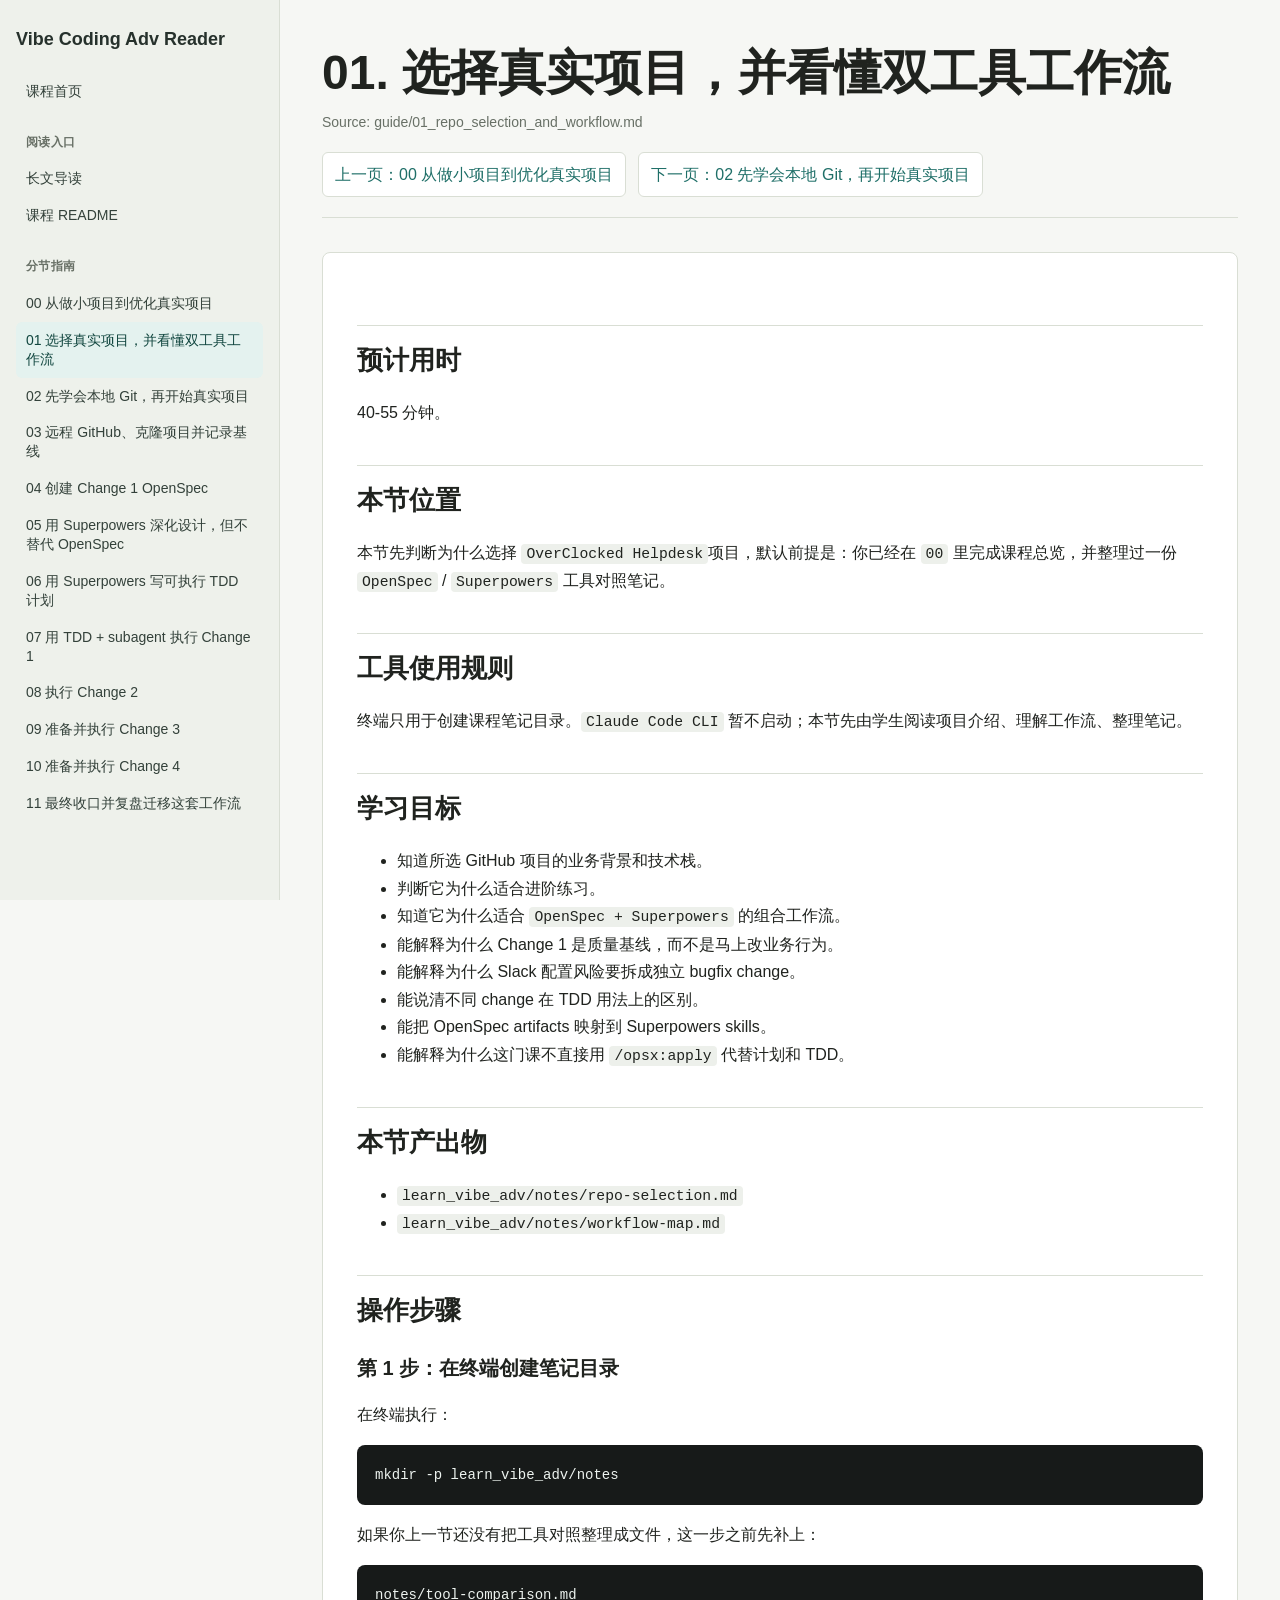
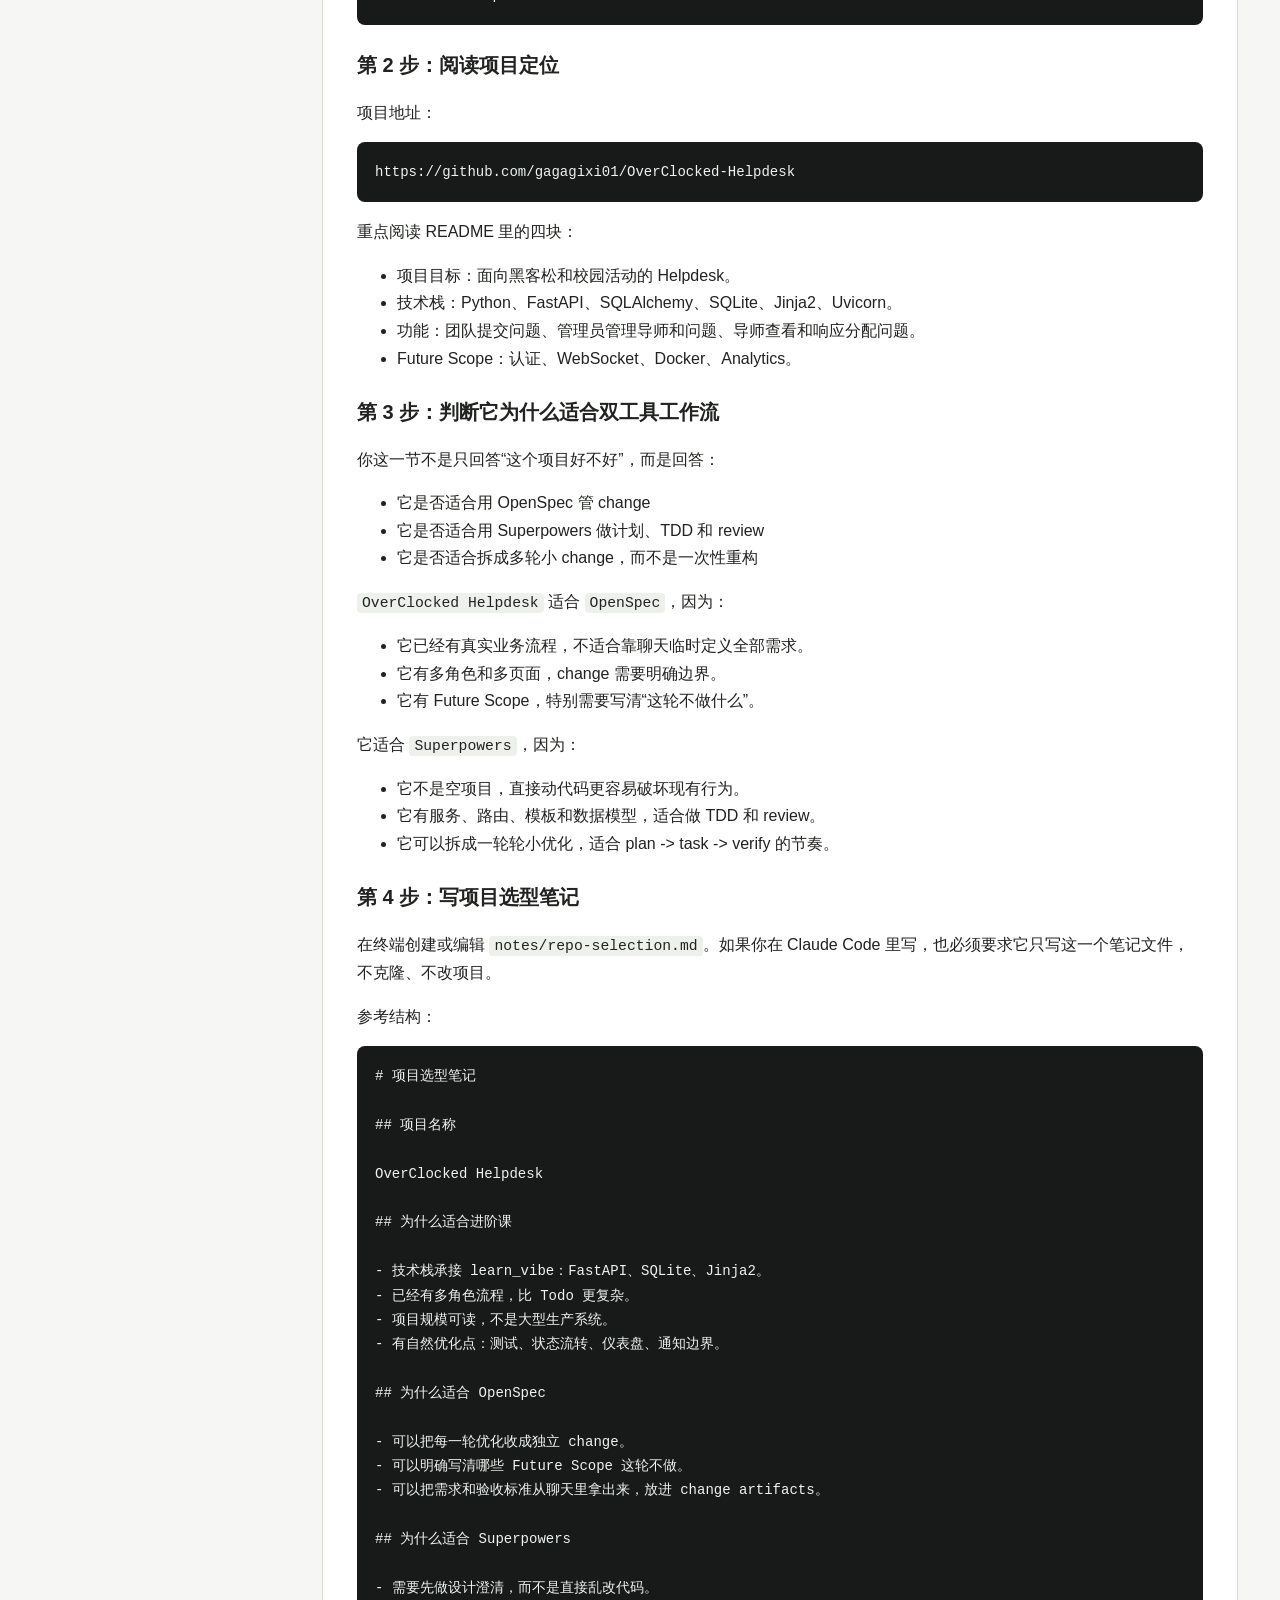
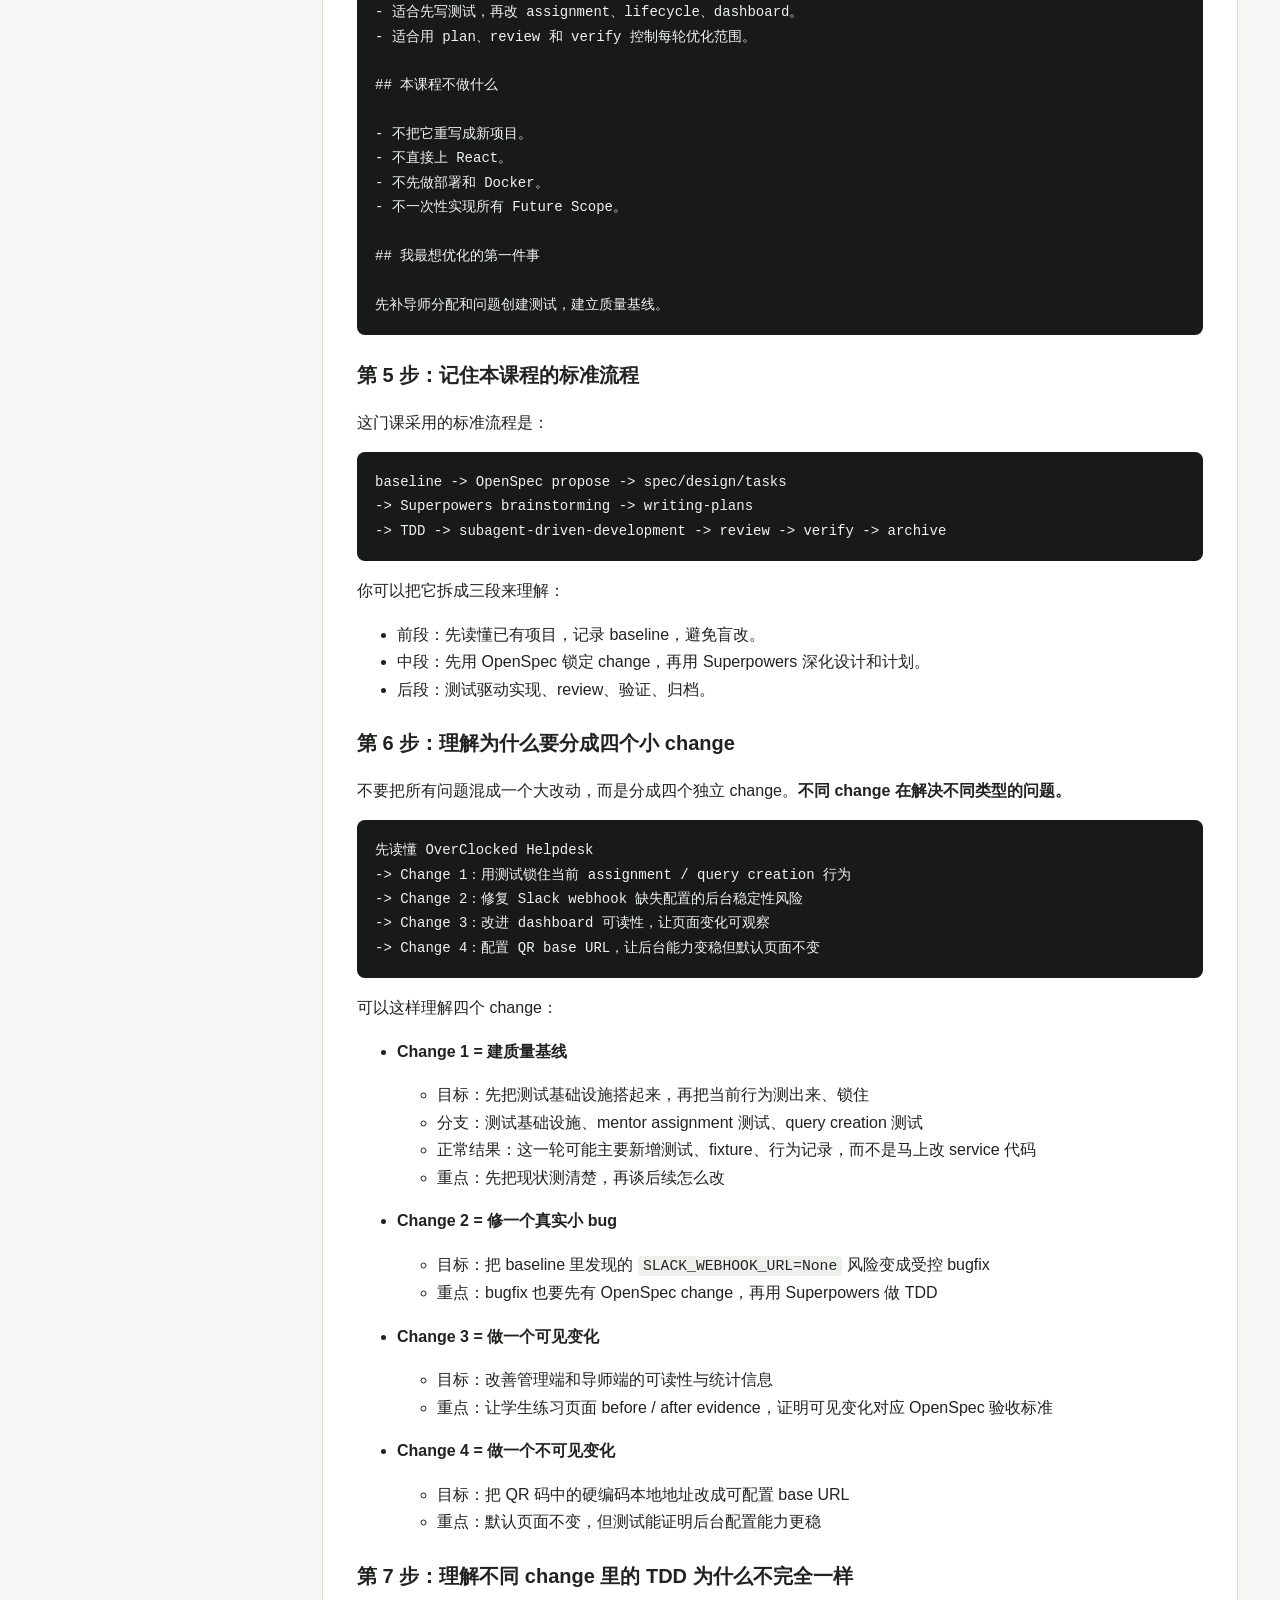
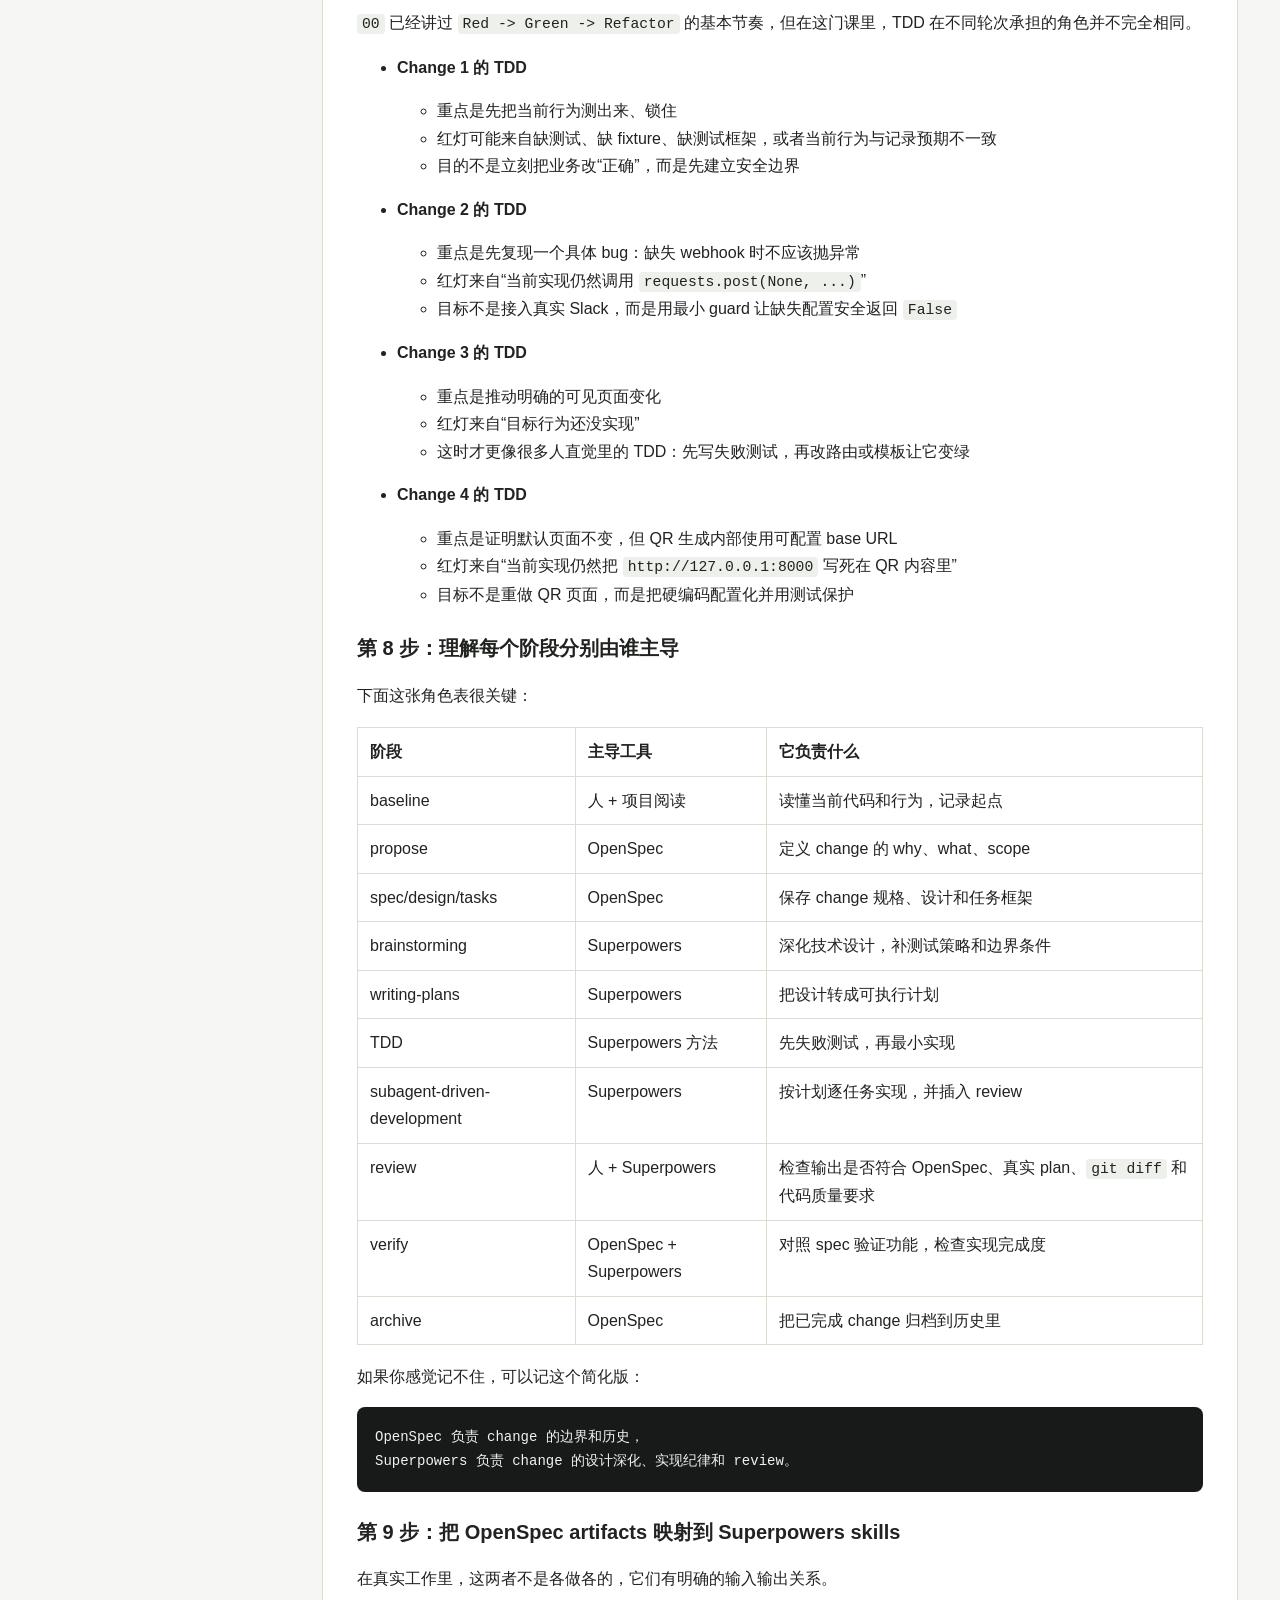
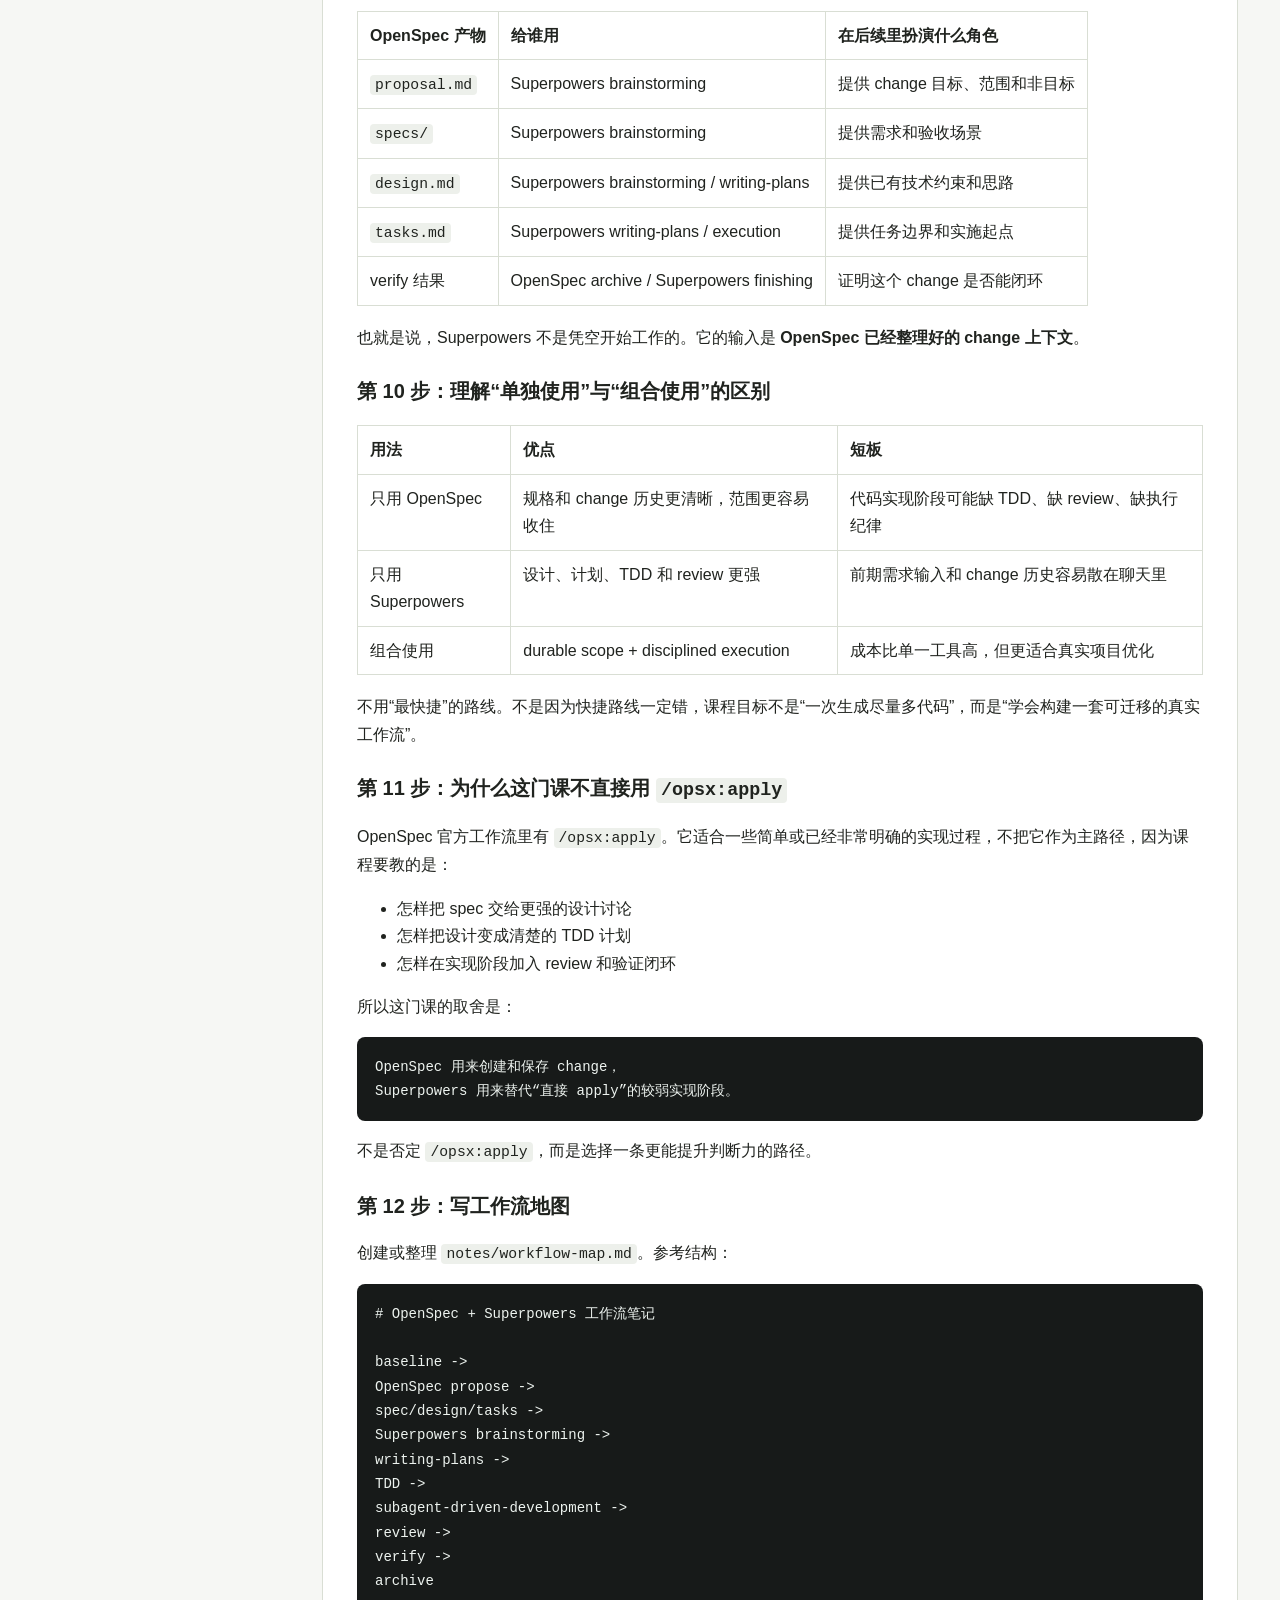
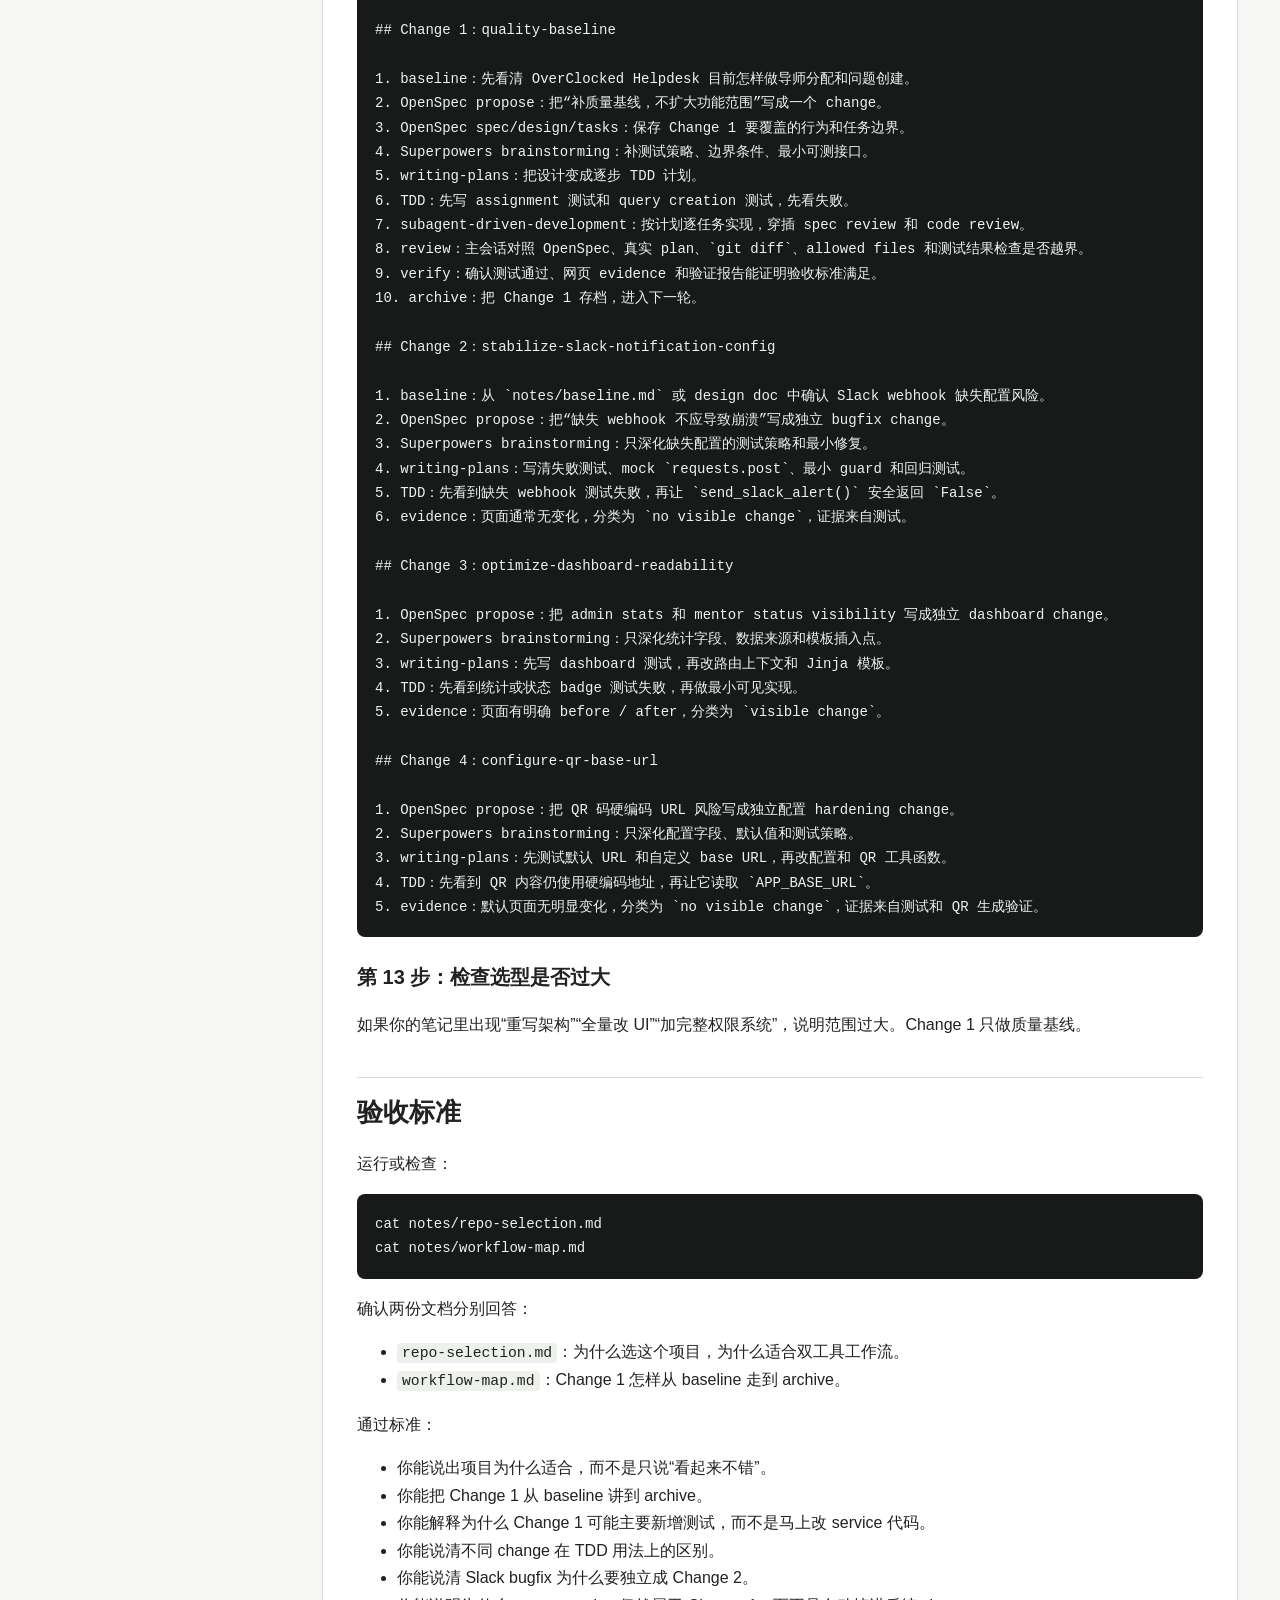
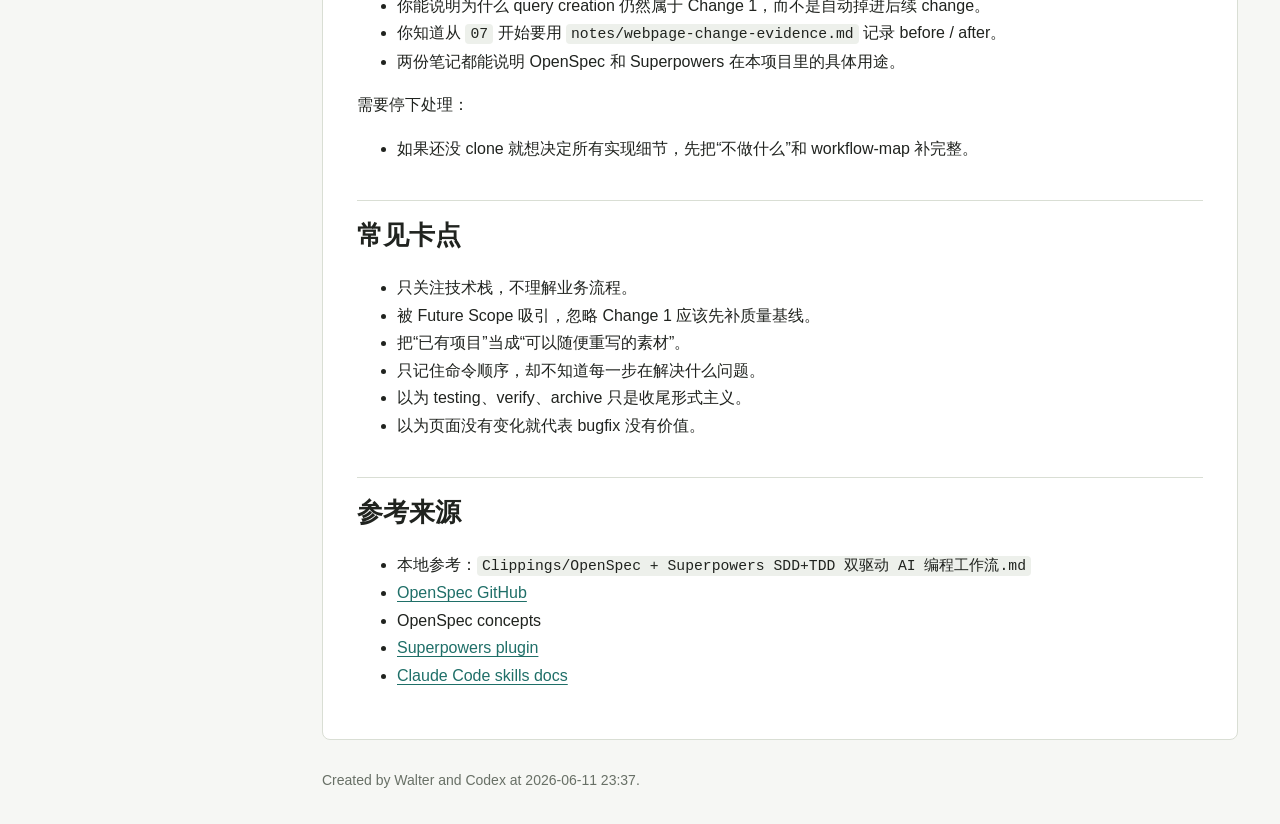
<file: 005html_reader/guide/01_repo_selection_and_workflow.html>
<!doctype html>
<html lang="zh-CN">
<head>
  <meta charset="utf-8">
  <meta name="viewport" content="width=device-width, initial-scale=1">
  <title>01. 选择真实项目，并看懂双工具工作流</title>
  <link rel="stylesheet" href="../assets/styles.css">
</head>
<body>
  <button class="menu-button" type="button" aria-controls="sidebar" aria-expanded="false">目录</button>
  <div class="layout">
    <aside class="sidebar" id="sidebar">
      <div class="brand">Vibe Coding Adv Reader</div>
      <nav><a class="nav-link nav-home" href="../index.html">课程首页</a>
<div class="nav-section">阅读入口</div>
<a class="nav-link " href="../article.html">长文导读</a>
<a class="nav-link " href="README.html">课程 README</a>
<div class="nav-section">分节指南</div>
<a class="nav-link " href="00_overview.html">00 从做小项目到优化真实项目</a>
<a class="nav-link active" href="01_repo_selection_and_workflow.html">01 选择真实项目，并看懂双工具工作流</a>
<a class="nav-link " href="02_git_basics.html">02 先学会本地 Git，再开始真实项目</a>
<a class="nav-link " href="03_clone_and_baseline.html">03 远程 GitHub、克隆项目并记录基线</a>
<a class="nav-link " href="04_openspec_proposal.html">04 创建 Change 1 OpenSpec</a>
<a class="nav-link " href="05_superpowers_brainstorm.html">05 用 Superpowers 深化设计，但不替代 OpenSpec</a>
<a class="nav-link " href="06_superpowers_write_plan.html">06 用 Superpowers 写可执行 TDD 计划</a>
<a class="nav-link " href="07_tdd_subagent_execution.html">07 用 TDD + subagent 执行 Change 1</a>
<a class="nav-link " href="08_slack_notification_bugfix.html">08 执行 Change 2</a>
<a class="nav-link " href="09_dashboard_change.html">09 准备并执行 Change 3</a>
<a class="nav-link " href="10_qr_change.html">10 准备并执行 Change 4</a>
<a class="nav-link " href="11_reflection_and_transfer.html">11 最终收口并复盘迁移这套工作流</a></nav>
    </aside>
    <main class="content">
      <header class="page-header">
        <h1>01. 选择真实项目，并看懂双工具工作流</h1>
        <div class="source-label">Source: guide/01_repo_selection_and_workflow.md</div>
        <nav class="page-links"><a href="00_overview.html">上一页：00 从做小项目到优化真实项目</a>
<a href="02_git_basics.html">下一页：02 先学会本地 Git，再开始真实项目</a></nav>
      </header>
      <article class="markdown-body">
<h2 id="预计用时">预计用时</h2>
<p>40-55 分钟。</p>
<h2 id="本节位置">本节位置</h2>
<p>本节先判断为什么选择 <code>OverClocked Helpdesk</code>项目，默认前提是：你已经在 <code>00</code> 里完成课程总览，并整理过一份 <code>OpenSpec</code> / <code>Superpowers</code> 工具对照笔记。</p>
<h2 id="工具使用规则">工具使用规则</h2>
<p>终端只用于创建课程笔记目录。<code>Claude Code CLI</code> 暂不启动；本节先由学生阅读项目介绍、理解工作流、整理笔记。</p>
<h2 id="学习目标">学习目标</h2>
<ul>
<li>知道所选 GitHub 项目的业务背景和技术栈。</li>
<li>判断它为什么适合进阶练习。</li>
<li>知道它为什么适合 <code>OpenSpec + Superpowers</code> 的组合工作流。</li>
<li>能解释为什么 Change 1 是质量基线，而不是马上改业务行为。</li>
<li>能解释为什么 Slack 配置风险要拆成独立 bugfix change。</li>
<li>能说清不同 change 在 TDD 用法上的区别。</li>
<li>能把 OpenSpec artifacts 映射到 Superpowers skills。</li>
<li>能解释为什么这门课不直接用 <code>/opsx:apply</code> 代替计划和 TDD。</li>
</ul>
<h2 id="本节产出物">本节产出物</h2>
<ul>
<li><code>learn_vibe_adv/notes/repo-selection.md</code></li>
<li><code>learn_vibe_adv/notes/workflow-map.md</code></li>
</ul>
<h2 id="操作步骤">操作步骤</h2>
<h3 id="第-1-步-在终端创建笔记目录">第 1 步：在终端创建笔记目录</h3>
<p>在终端执行：</p>
<pre><code class="language-bash">mkdir -p learn_vibe_adv/notes
</code></pre>
<p>如果你上一节还没有把工具对照整理成文件，这一步之前先补上：</p>
<pre><code class="language-text">notes/tool-comparison.md
</code></pre>
<h3 id="第-2-步-阅读项目定位">第 2 步：阅读项目定位</h3>
<p>项目地址：</p>
<pre><code class="language-text">https://github.com/gagagixi01/OverClocked-Helpdesk
</code></pre>
<p>重点阅读 README 里的四块：</p>
<ul>
<li>项目目标：面向黑客松和校园活动的 Helpdesk。</li>
<li>技术栈：Python、FastAPI、SQLAlchemy、SQLite、Jinja2、Uvicorn。</li>
<li>功能：团队提交问题、管理员管理导师和问题、导师查看和响应分配问题。</li>
<li>Future Scope：认证、WebSocket、Docker、Analytics。</li>
</ul>
<h3 id="第-3-步-判断它为什么适合双工具工作流">第 3 步：判断它为什么适合双工具工作流</h3>
<p>你这一节不是只回答“这个项目好不好”，而是回答：</p>
<ul>
<li>它是否适合用 OpenSpec 管 change</li>
<li>它是否适合用 Superpowers 做计划、TDD 和 review</li>
<li>它是否适合拆成多轮小 change，而不是一次性重构</li>
</ul>
<p><code>OverClocked Helpdesk</code> 适合 <code>OpenSpec</code>，因为：</p>
<ul>
<li>它已经有真实业务流程，不适合靠聊天临时定义全部需求。</li>
<li>它有多角色和多页面，change 需要明确边界。</li>
<li>它有 Future Scope，特别需要写清“这轮不做什么”。</li>
</ul>
<p>它适合 <code>Superpowers</code>，因为：</p>
<ul>
<li>它不是空项目，直接动代码更容易破坏现有行为。</li>
<li>它有服务、路由、模板和数据模型，适合做 TDD 和 review。</li>
<li>它可以拆成一轮轮小优化，适合 plan -&gt; task -&gt; verify 的节奏。</li>
</ul>
<h3 id="第-4-步-写项目选型笔记">第 4 步：写项目选型笔记</h3>
<p>在终端创建或编辑 <code>notes/repo-selection.md</code>。如果你在 Claude Code 里写，也必须要求它只写这一个笔记文件，不克隆、不改项目。</p>
<p>参考结构：</p>
<pre><code class="language-markdown"># 项目选型笔记

## 项目名称

OverClocked Helpdesk

## 为什么适合进阶课

- 技术栈承接 learn_vibe：FastAPI、SQLite、Jinja2。
- 已经有多角色流程，比 Todo 更复杂。
- 项目规模可读，不是大型生产系统。
- 有自然优化点：测试、状态流转、仪表盘、通知边界。

## 为什么适合 OpenSpec

- 可以把每一轮优化收成独立 change。
- 可以明确写清哪些 Future Scope 这轮不做。
- 可以把需求和验收标准从聊天里拿出来，放进 change artifacts。

## 为什么适合 Superpowers

- 需要先做设计澄清，而不是直接乱改代码。
- 适合先写测试，再改 assignment、lifecycle、dashboard。
- 适合用 plan、review 和 verify 控制每轮优化范围。

## 本课程不做什么

- 不把它重写成新项目。
- 不直接上 React。
- 不先做部署和 Docker。
- 不一次性实现所有 Future Scope。

## 我最想优化的第一件事

先补导师分配和问题创建测试，建立质量基线。
</code></pre>
<h3 id="第-5-步-记住本课程的标准流程">第 5 步：记住本课程的标准流程</h3>
<p>这门课采用的标准流程是：</p>
<pre><code class="language-text">baseline -&gt; OpenSpec propose -&gt; spec/design/tasks
-&gt; Superpowers brainstorming -&gt; writing-plans
-&gt; TDD -&gt; subagent-driven-development -&gt; review -&gt; verify -&gt; archive
</code></pre>
<p>你可以把它拆成三段来理解：</p>
<ul>
<li>前段：先读懂已有项目，记录 baseline，避免盲改。</li>
<li>中段：先用 OpenSpec 锁定 change，再用 Superpowers 深化设计和计划。</li>
<li>后段：测试驱动实现、review、验证、归档。</li>
</ul>
<h3 id="第-6-步-理解为什么要分成四个小-change">第 6 步：理解为什么要分成四个小 change</h3>
<p>不要把所有问题混成一个大改动，而是分成四个独立 change。<strong>不同 change 在解决不同类型的问题。</strong></p>
<pre><code class="language-text">先读懂 OverClocked Helpdesk
-&gt; Change 1：用测试锁住当前 assignment / query creation 行为
-&gt; Change 2：修复 Slack webhook 缺失配置的后台稳定性风险
-&gt; Change 3：改进 dashboard 可读性，让页面变化可观察
-&gt; Change 4：配置 QR base URL，让后台能力变稳但默认页面不变
</code></pre>
<p>可以这样理解四个 change：</p>
<ul>
<li><p><strong>Change 1 = 建质量基线</strong></p>
<ul>
<li>目标：先把测试基础设施搭起来，再把当前行为测出来、锁住</li>
<li>分支：测试基础设施、mentor assignment 测试、query creation 测试</li>
<li>正常结果：这一轮可能主要新增测试、fixture、行为记录，而不是马上改 service 代码</li>
<li>重点：先把现状测清楚，再谈后续怎么改</li>
</ul>
</li>
<li><p><strong>Change 2 = 修一个真实小 bug</strong></p>
<ul>
<li>目标：把 baseline 里发现的 <code>SLACK_WEBHOOK_URL=None</code> 风险变成受控 bugfix</li>
<li>重点：bugfix 也要先有 OpenSpec change，再用 Superpowers 做 TDD</li>
</ul>
</li>
<li><p><strong>Change 3 = 做一个可见变化</strong></p>
<ul>
<li>目标：改善管理端和导师端的可读性与统计信息</li>
<li>重点：让学生练习页面 before / after evidence，证明可见变化对应 OpenSpec 验收标准</li>
</ul>
</li>
<li><p><strong>Change 4 = 做一个不可见变化</strong></p>
<ul>
<li>目标：把 QR 码中的硬编码本地地址改成可配置 base URL</li>
<li>重点：默认页面不变，但测试能证明后台配置能力更稳</li>
</ul>
</li>
</ul>
<h3 id="第-7-步-理解不同-change-里的-tdd-为什么不完全一样">第 7 步：理解不同 change 里的 TDD 为什么不完全一样</h3>
<p><code>00</code> 已经讲过 <code>Red -&gt; Green -&gt; Refactor</code> 的基本节奏，但在这门课里，TDD 在不同轮次承担的角色并不完全相同。</p>
<ul>
<li><p><strong>Change 1 的 TDD</strong></p>
<ul>
<li>重点是先把当前行为测出来、锁住</li>
<li>红灯可能来自缺测试、缺 fixture、缺测试框架，或者当前行为与记录预期不一致</li>
<li>目的不是立刻把业务改“正确”，而是先建立安全边界</li>
</ul>
</li>
<li><p><strong>Change 2 的 TDD</strong></p>
<ul>
<li>重点是先复现一个具体 bug：缺失 webhook 时不应该抛异常</li>
<li>红灯来自“当前实现仍然调用 <code>requests.post(None, ...)</code>”</li>
<li>目标不是接入真实 Slack，而是用最小 guard 让缺失配置安全返回 <code>False</code></li>
</ul>
</li>
<li><p><strong>Change 3 的 TDD</strong></p>
<ul>
<li>重点是推动明确的可见页面变化</li>
<li>红灯来自“目标行为还没实现”</li>
<li>这时才更像很多人直觉里的 TDD：先写失败测试，再改路由或模板让它变绿</li>
</ul>
</li>
<li><p><strong>Change 4 的 TDD</strong></p>
<ul>
<li>重点是证明默认页面不变，但 QR 生成内部使用可配置 base URL</li>
<li>红灯来自“当前实现仍然把 <code>http://127.0.0.1:8000</code> 写死在 QR 内容里”</li>
<li>目标不是重做 QR 页面，而是把硬编码配置化并用测试保护</li>
</ul>
</li>
</ul>
<h3 id="第-8-步-理解每个阶段分别由谁主导">第 8 步：理解每个阶段分别由谁主导</h3>
<p>下面这张角色表很关键：</p>
<table>
<thead>
<tr>
  <th>阶段</th>
  <th>主导工具</th>
  <th>它负责什么</th>
</tr>
</thead>
<tbody>
<tr>
  <td>baseline</td>
  <td>人 + 项目阅读</td>
  <td>读懂当前代码和行为，记录起点</td>
</tr>
<tr>
  <td>propose</td>
  <td>OpenSpec</td>
  <td>定义 change 的 why、what、scope</td>
</tr>
<tr>
  <td>spec/design/tasks</td>
  <td>OpenSpec</td>
  <td>保存 change 规格、设计和任务框架</td>
</tr>
<tr>
  <td>brainstorming</td>
  <td>Superpowers</td>
  <td>深化技术设计，补测试策略和边界条件</td>
</tr>
<tr>
  <td>writing-plans</td>
  <td>Superpowers</td>
  <td>把设计转成可执行计划</td>
</tr>
<tr>
  <td>TDD</td>
  <td>Superpowers 方法</td>
  <td>先失败测试，再最小实现</td>
</tr>
<tr>
  <td>subagent-driven-development</td>
  <td>Superpowers</td>
  <td>按计划逐任务实现，并插入 review</td>
</tr>
<tr>
  <td>review</td>
  <td>人 + Superpowers</td>
  <td>检查输出是否符合 OpenSpec、真实 plan、<code>git diff</code> 和代码质量要求</td>
</tr>
<tr>
  <td>verify</td>
  <td>OpenSpec + Superpowers</td>
  <td>对照 spec 验证功能，检查实现完成度</td>
</tr>
<tr>
  <td>archive</td>
  <td>OpenSpec</td>
  <td>把已完成 change 归档到历史里</td>
</tr>
</tbody>
</table>
<p>如果你感觉记不住，可以记这个简化版：</p>
<pre><code class="language-text">OpenSpec 负责 change 的边界和历史，
Superpowers 负责 change 的设计深化、实现纪律和 review。
</code></pre>
<h3 id="第-9-步-把-openspec-artifacts-映射到-superpowers-skills">第 9 步：把 OpenSpec artifacts 映射到 Superpowers skills</h3>
<p>在真实工作里，这两者不是各做各的，它们有明确的输入输出关系。</p>
<table>
<thead>
<tr>
  <th>OpenSpec 产物</th>
  <th>给谁用</th>
  <th>在后续里扮演什么角色</th>
</tr>
</thead>
<tbody>
<tr>
  <td><code>proposal.md</code></td>
  <td>Superpowers brainstorming</td>
  <td>提供 change 目标、范围和非目标</td>
</tr>
<tr>
  <td><code>specs/</code></td>
  <td>Superpowers brainstorming</td>
  <td>提供需求和验收场景</td>
</tr>
<tr>
  <td><code>design.md</code></td>
  <td>Superpowers brainstorming / writing-plans</td>
  <td>提供已有技术约束和思路</td>
</tr>
<tr>
  <td><code>tasks.md</code></td>
  <td>Superpowers writing-plans / execution</td>
  <td>提供任务边界和实施起点</td>
</tr>
<tr>
  <td>verify 结果</td>
  <td>OpenSpec archive / Superpowers finishing</td>
  <td>证明这个 change 是否能闭环</td>
</tr>
</tbody>
</table>
<p>也就是说，Superpowers 不是凭空开始工作的。它的输入是 <strong>OpenSpec 已经整理好的 change 上下文</strong>。</p>
<h3 id="第-10-步-理解-单独使用-与-组合使用-的区别">第 10 步：理解“单独使用”与“组合使用”的区别</h3>
<table>
<thead>
<tr>
  <th>用法</th>
  <th>优点</th>
  <th>短板</th>
</tr>
</thead>
<tbody>
<tr>
  <td>只用 OpenSpec</td>
  <td>规格和 change 历史更清晰，范围更容易收住</td>
  <td>代码实现阶段可能缺 TDD、缺 review、缺执行纪律</td>
</tr>
<tr>
  <td>只用 Superpowers</td>
  <td>设计、计划、TDD 和 review 更强</td>
  <td>前期需求输入和 change 历史容易散在聊天里</td>
</tr>
<tr>
  <td>组合使用</td>
  <td>durable scope + disciplined execution</td>
  <td>成本比单一工具高，但更适合真实项目优化</td>
</tr>
</tbody>
</table>
<p>不用“最快捷”的路线。不是因为快捷路线一定错，课程目标不是“一次生成尽量多代码”，而是“学会构建一套可迁移的真实工作流”。</p>
<h3 id="第-11-步-为什么这门课不直接用-code-opsx-apply-code">第 11 步：为什么这门课不直接用 <code>/opsx:apply</code></h3>
<p>OpenSpec 官方工作流里有 <code>/opsx:apply</code>。它适合一些简单或已经非常明确的实现过程，不把它作为主路径，因为课程要教的是：</p>
<ul>
<li>怎样把 spec 交给更强的设计讨论</li>
<li>怎样把设计变成清楚的 TDD 计划</li>
<li>怎样在实现阶段加入 review 和验证闭环</li>
</ul>
<p>所以这门课的取舍是：</p>
<pre><code class="language-text">OpenSpec 用来创建和保存 change，
Superpowers 用来替代“直接 apply”的较弱实现阶段。
</code></pre>
<p>不是否定 <code>/opsx:apply</code>，而是选择一条更能提升判断力的路径。</p>
<h3 id="第-12-步-写工作流地图">第 12 步：写工作流地图</h3>
<p>创建或整理 <code>notes/workflow-map.md</code>。参考结构：</p>
<pre><code class="language-markdown"># OpenSpec + Superpowers 工作流笔记

baseline -&gt;
OpenSpec propose -&gt;
spec/design/tasks -&gt;
Superpowers brainstorming -&gt;
writing-plans -&gt;
TDD -&gt;
subagent-driven-development -&gt;
review -&gt;
verify -&gt;
archive

## Change 1：quality-baseline

1. baseline：先看清 OverClocked Helpdesk 目前怎样做导师分配和问题创建。
2. OpenSpec propose：把“补质量基线，不扩大功能范围”写成一个 change。
3. OpenSpec spec/design/tasks：保存 Change 1 要覆盖的行为和任务边界。
4. Superpowers brainstorming：补测试策略、边界条件、最小可测接口。
5. writing-plans：把设计变成逐步 TDD 计划。
6. TDD：先写 assignment 测试和 query creation 测试，先看失败。
7. subagent-driven-development：按计划逐任务实现，穿插 spec review 和 code review。
8. review：主会话对照 OpenSpec、真实 plan、`git diff`、allowed files 和测试结果检查是否越界。
9. verify：确认测试通过、网页 evidence 和验证报告能证明验收标准满足。
10. archive：把 Change 1 存档，进入下一轮。

## Change 2：stabilize-slack-notification-config

1. baseline：从 `notes/baseline.md` 或 design doc 中确认 Slack webhook 缺失配置风险。
2. OpenSpec propose：把“缺失 webhook 不应导致崩溃”写成独立 bugfix change。
3. Superpowers brainstorming：只深化缺失配置的测试策略和最小修复。
4. writing-plans：写清失败测试、mock `requests.post`、最小 guard 和回归测试。
5. TDD：先看到缺失 webhook 测试失败，再让 `send_slack_alert()` 安全返回 `False`。
6. evidence：页面通常无变化，分类为 `no visible change`，证据来自测试。

## Change 3：optimize-dashboard-readability

1. OpenSpec propose：把 admin stats 和 mentor status visibility 写成独立 dashboard change。
2. Superpowers brainstorming：只深化统计字段、数据来源和模板插入点。
3. writing-plans：先写 dashboard 测试，再改路由上下文和 Jinja 模板。
4. TDD：先看到统计或状态 badge 测试失败，再做最小可见实现。
5. evidence：页面有明确 before / after，分类为 `visible change`。

## Change 4：configure-qr-base-url

1. OpenSpec propose：把 QR 码硬编码 URL 风险写成独立配置 hardening change。
2. Superpowers brainstorming：只深化配置字段、默认值和测试策略。
3. writing-plans：先测试默认 URL 和自定义 base URL，再改配置和 QR 工具函数。
4. TDD：先看到 QR 内容仍使用硬编码地址，再让它读取 `APP_BASE_URL`。
5. evidence：默认页面无明显变化，分类为 `no visible change`，证据来自测试和 QR 生成验证。
</code></pre>
<h3 id="第-13-步-检查选型是否过大">第 13 步：检查选型是否过大</h3>
<p>如果你的笔记里出现“重写架构”“全量改 UI”“加完整权限系统”，说明范围过大。Change 1 只做质量基线。</p>
<h2 id="验收标准">验收标准</h2>
<p>运行或检查：</p>
<pre><code class="language-bash">cat notes/repo-selection.md
cat notes/workflow-map.md
</code></pre>
<p>确认两份文档分别回答：</p>
<ul>
<li><code>repo-selection.md</code>：为什么选这个项目，为什么适合双工具工作流。</li>
<li><code>workflow-map.md</code>：Change 1 怎样从 baseline 走到 archive。</li>
</ul>
<p>通过标准：</p>
<ul>
<li>你能说出项目为什么适合，而不是只说“看起来不错”。</li>
<li>你能把 Change 1 从 baseline 讲到 archive。</li>
<li>你能解释为什么 Change 1 可能主要新增测试，而不是马上改 service 代码。</li>
<li>你能说清不同 change 在 TDD 用法上的区别。</li>
<li>你能说清 Slack bugfix 为什么要独立成 Change 2。</li>
<li>你能说明为什么 query creation 仍然属于 Change 1，而不是自动掉进后续 change。</li>
<li>你知道从 <code>07</code> 开始要用 <code>notes/webpage-change-evidence.md</code> 记录 before / after。</li>
<li>两份笔记都能说明 OpenSpec 和 Superpowers 在本项目里的具体用途。</li>
</ul>
<p>需要停下处理：</p>
<ul>
<li>如果还没 clone 就想决定所有实现细节，先把“不做什么”和 workflow-map 补完整。</li>
</ul>
<h2 id="常见卡点">常见卡点</h2>
<ul>
<li>只关注技术栈，不理解业务流程。</li>
<li>被 Future Scope 吸引，忽略 Change 1 应该先补质量基线。</li>
<li>把“已有项目”当成“可以随便重写的素材”。</li>
<li>只记住命令顺序，却不知道每一步在解决什么问题。</li>
<li>以为 testing、verify、archive 只是收尾形式主义。</li>
<li>以为页面没有变化就代表 bugfix 没有价值。</li>
</ul>
<h2 id="参考来源">参考来源</h2>
<ul>
<li>本地参考：<code>Clippings/OpenSpec + Superpowers SDD+TDD 双驱动 AI 编程工作流.md</code></li>
<li><a href="https://github.com/Fission-AI/OpenSpec">OpenSpec GitHub</a></li>
<li>OpenSpec concepts</li>
<li><a href="https://claude.com/plugins/superpowers">Superpowers plugin</a></li>
<li><a href="https://code.claude.com/docs/en/slash-commands">Claude Code skills docs</a></li>
</ul>

      </article>
      <footer class="footer">Created by Walter and Codex at 2026-06-11 23:37.</footer>
    </main>
  </div>
  <script src="../assets/reader.js"></script>
</body>
</html>
</file>
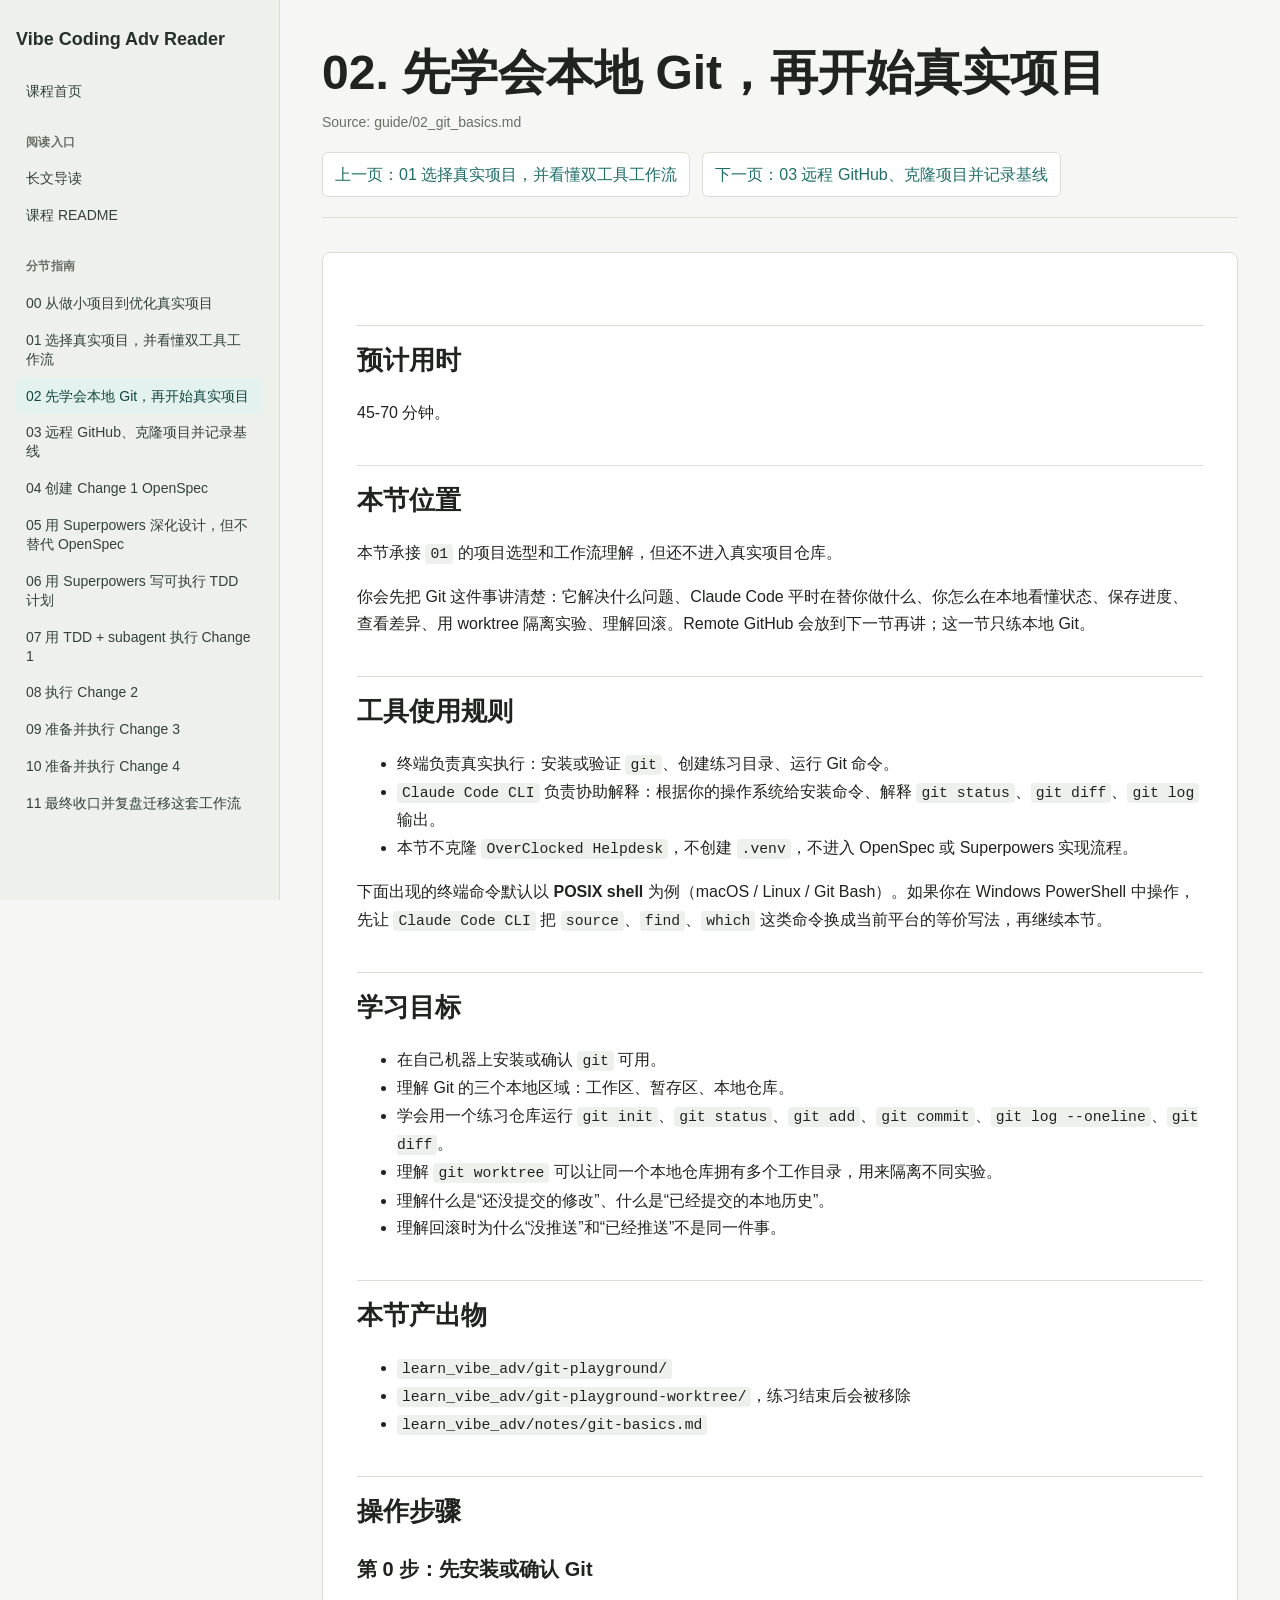
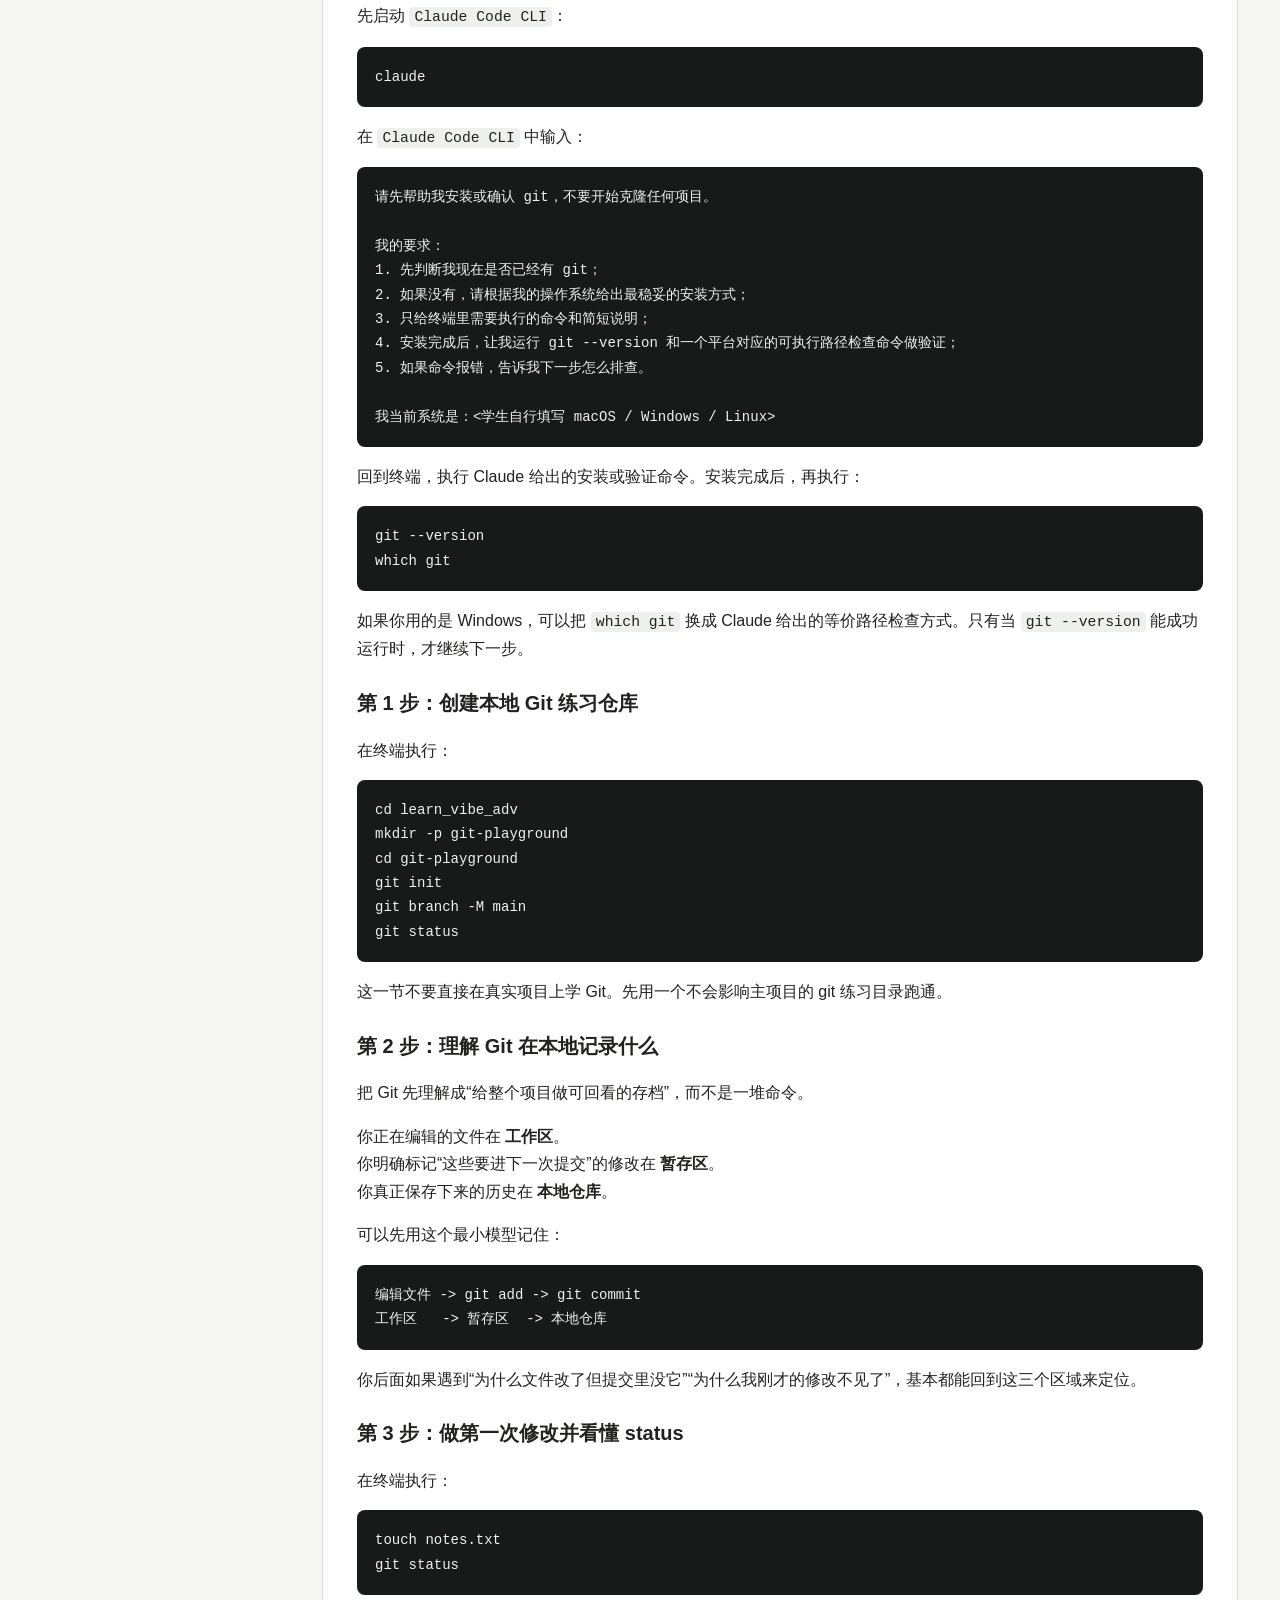
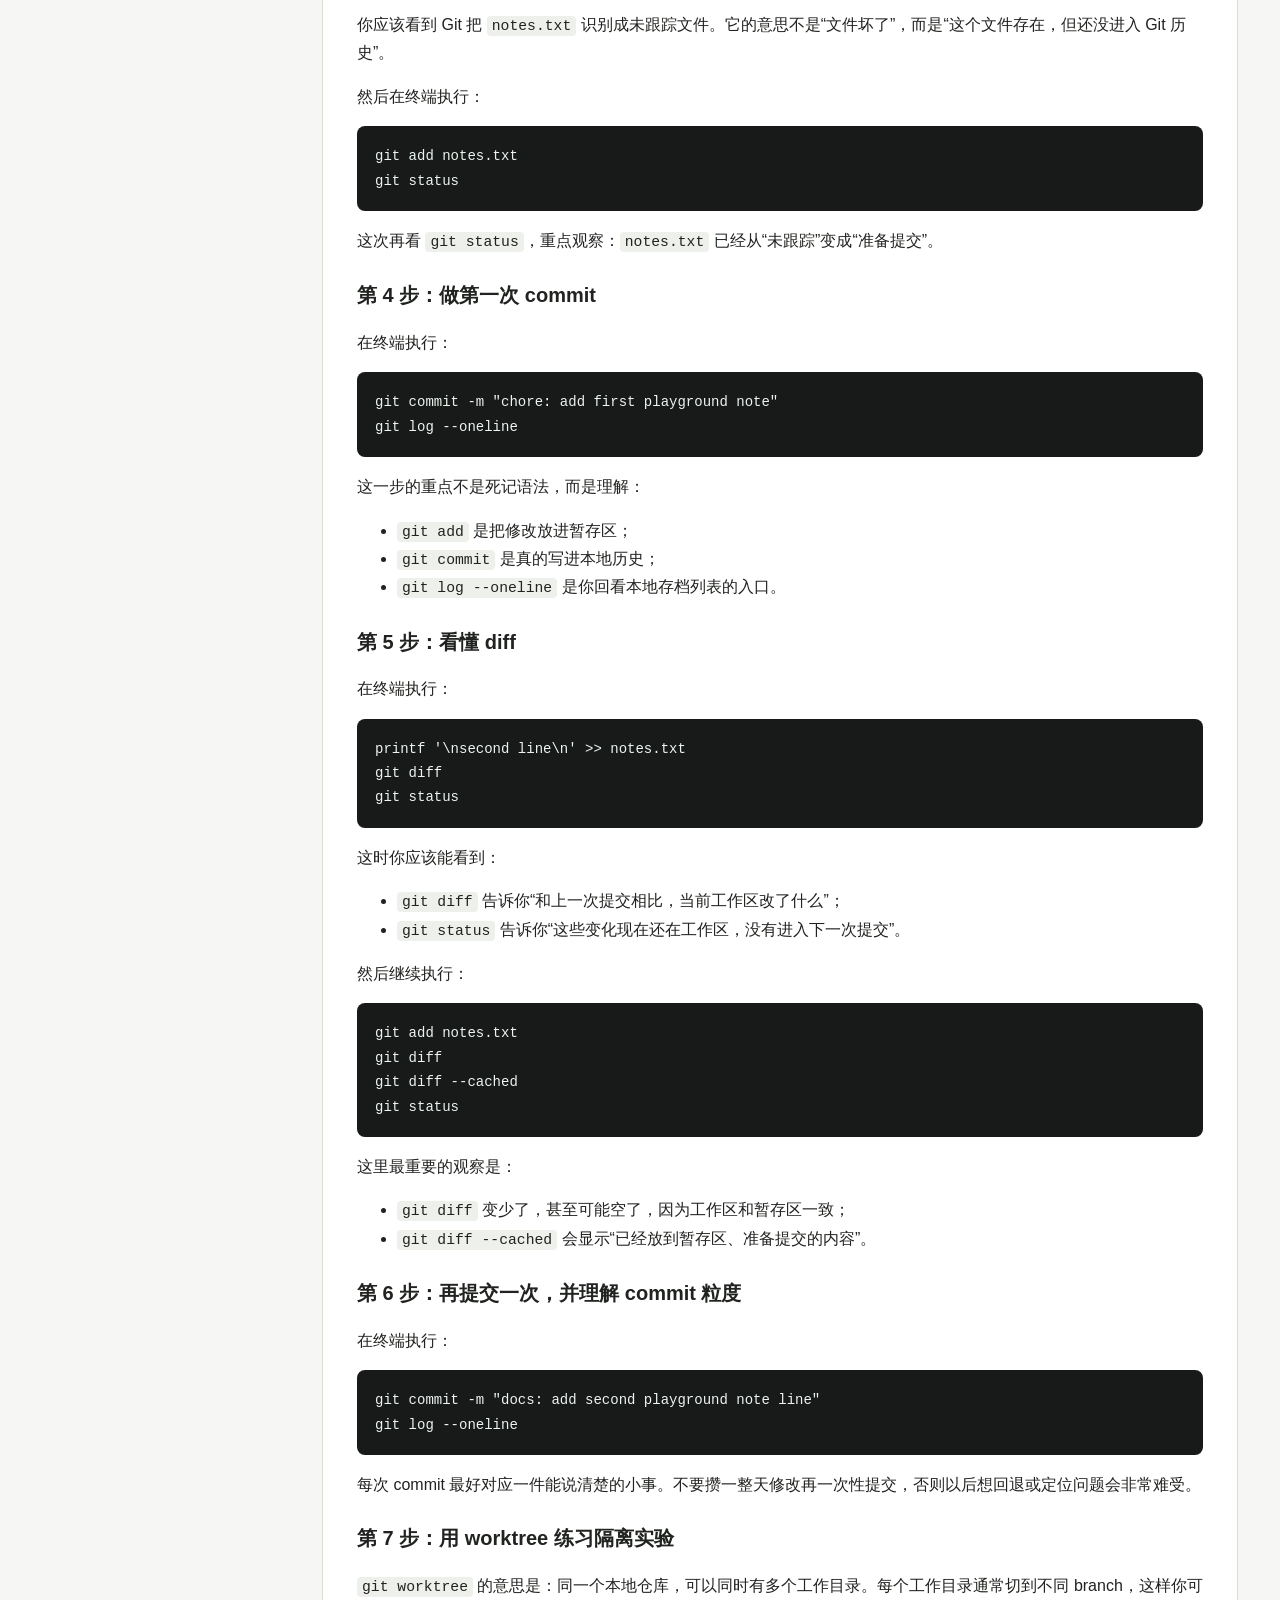
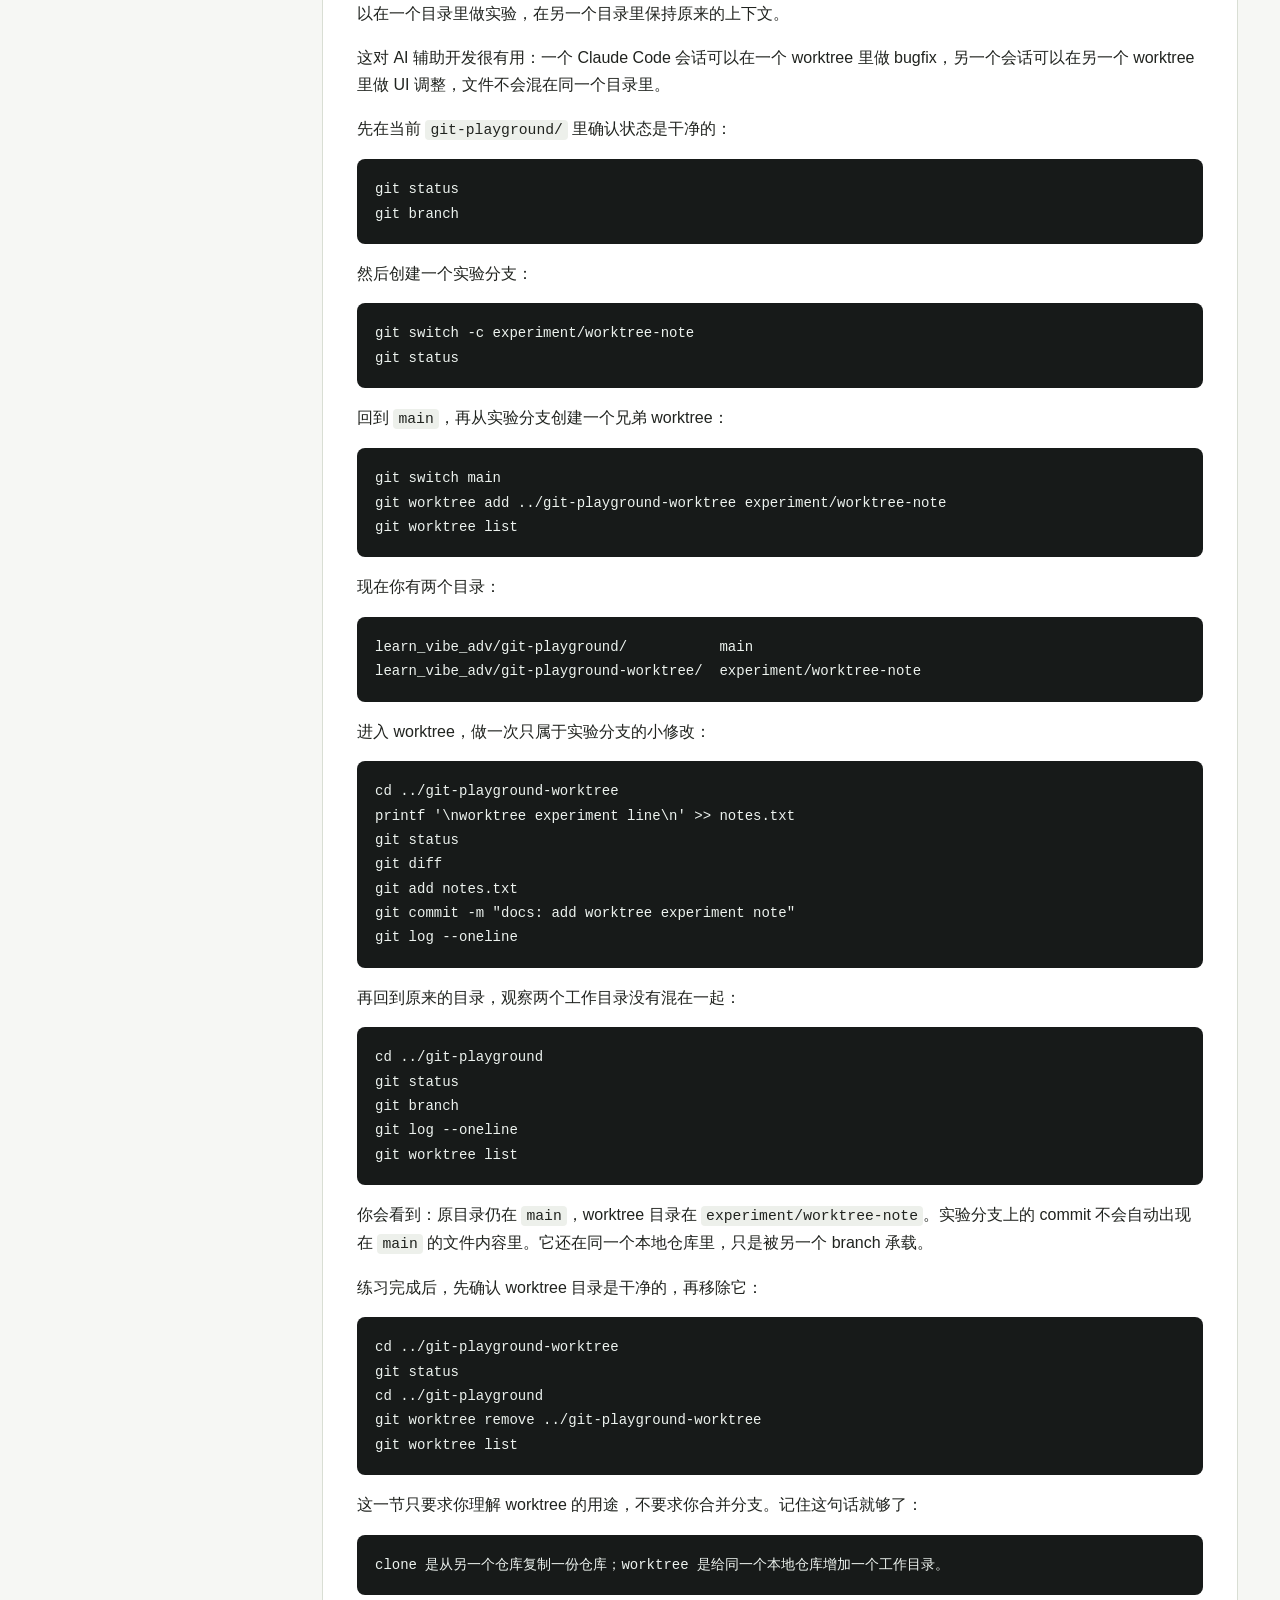
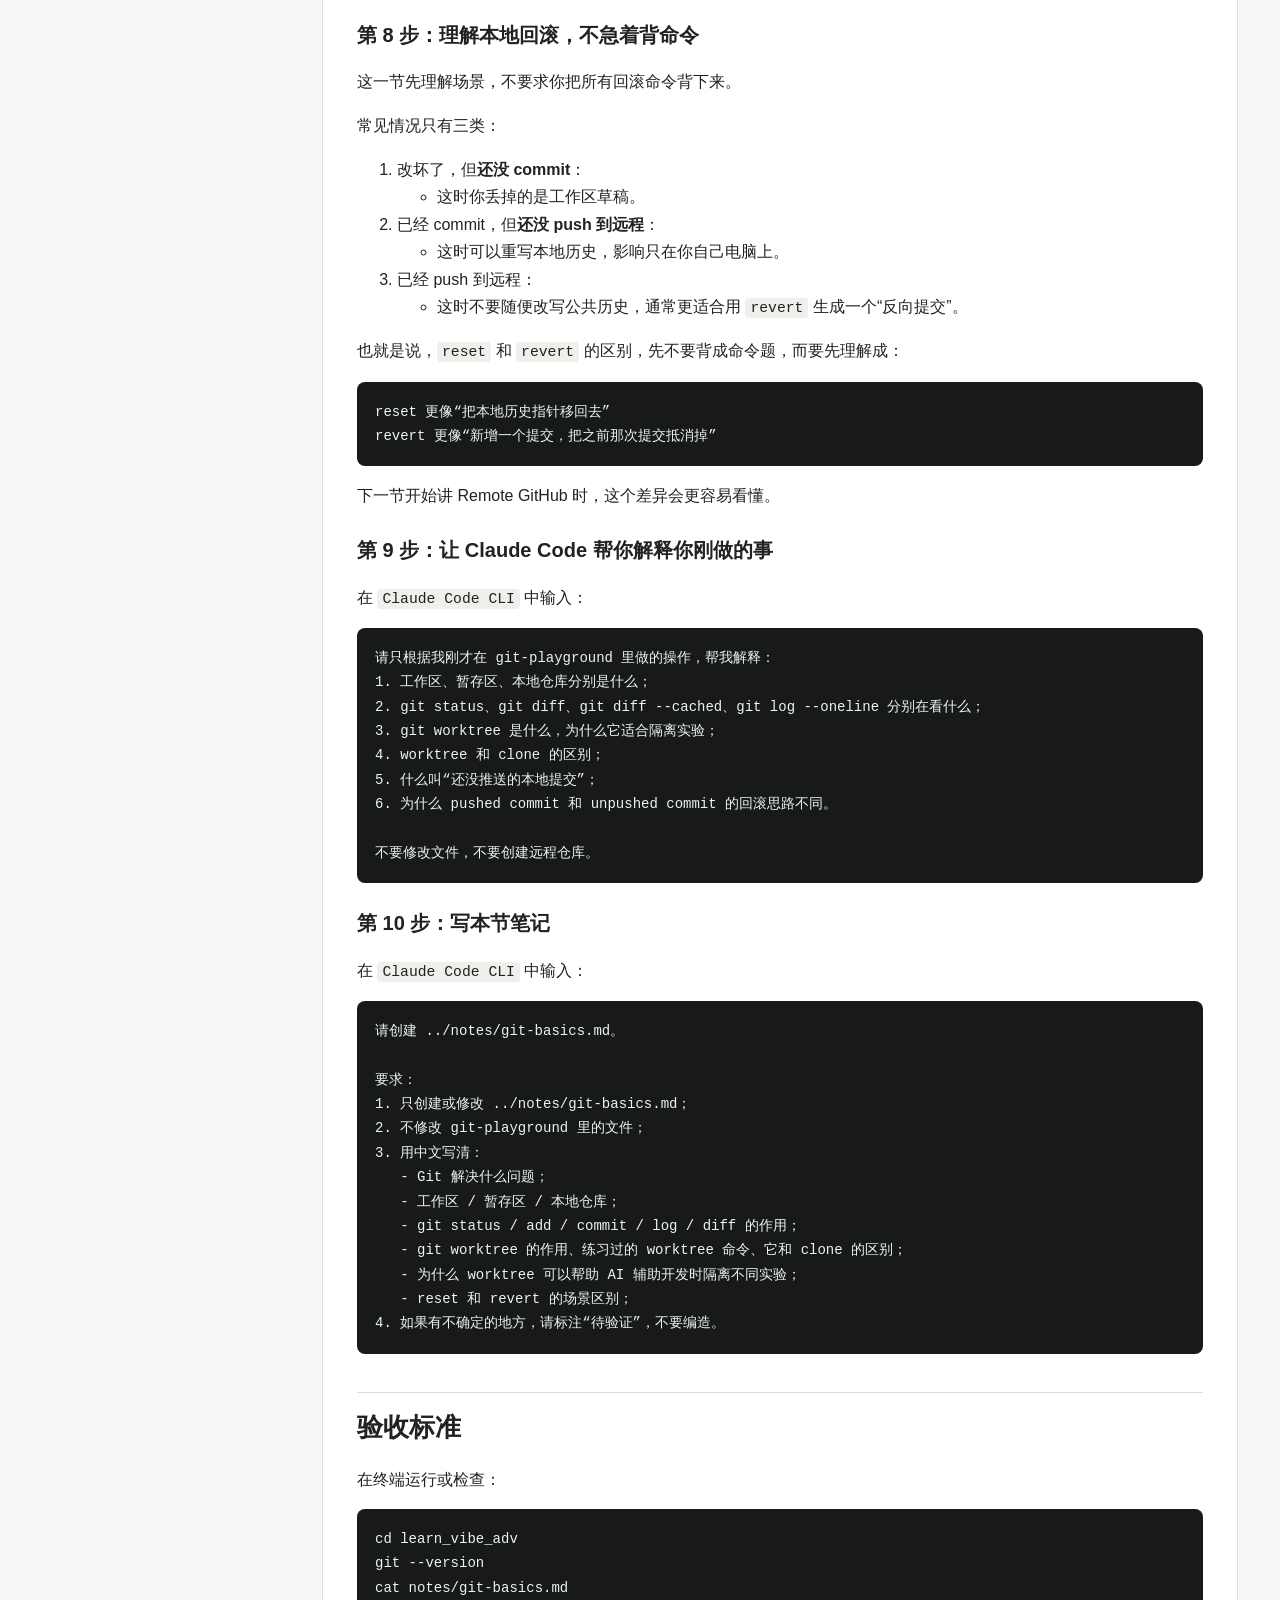
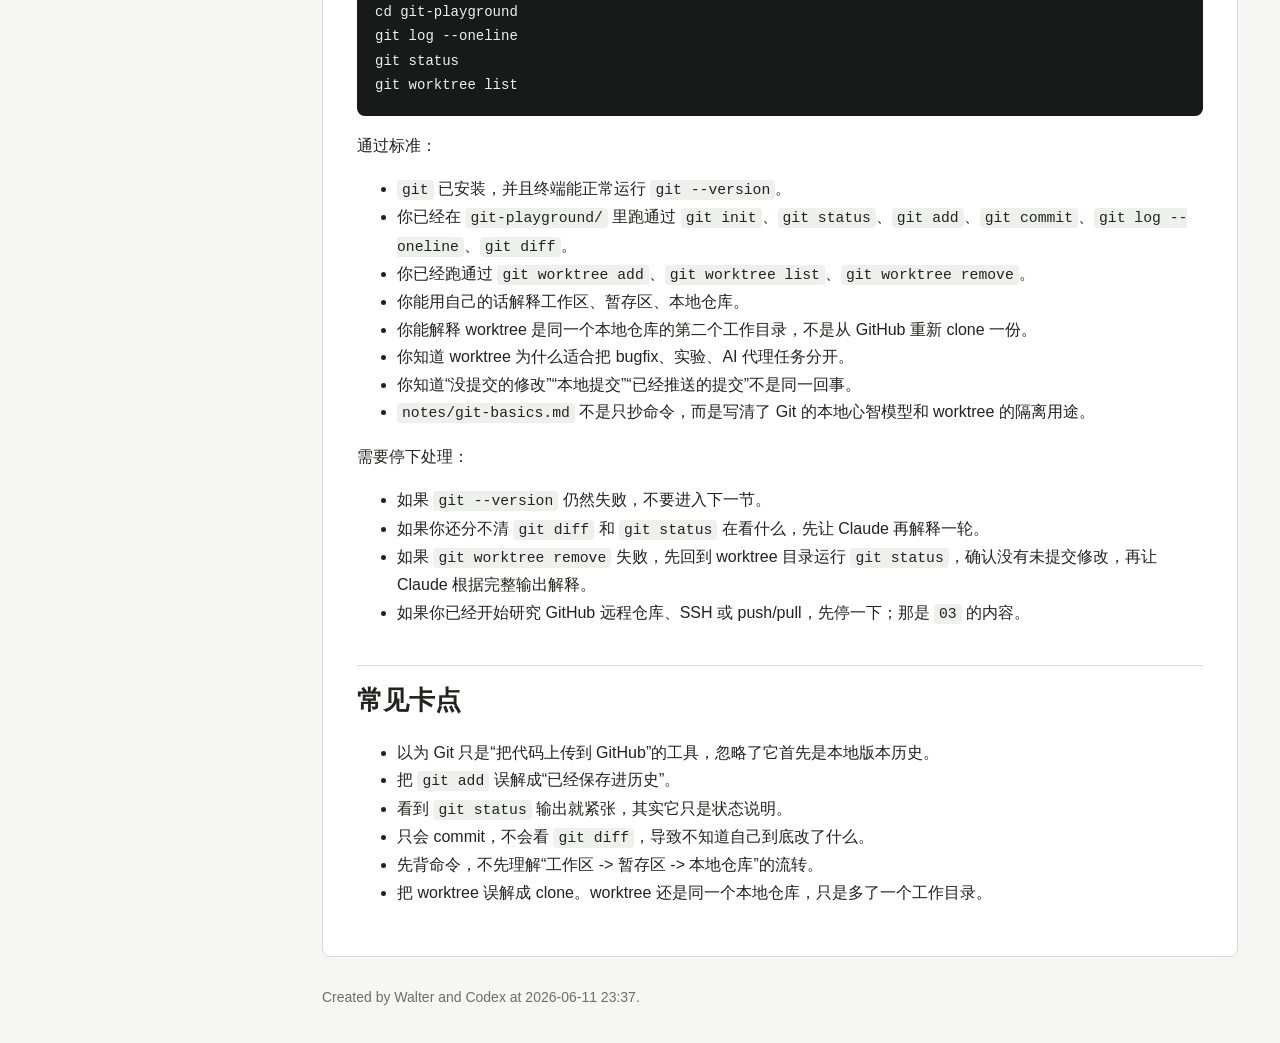
<file: 005html_reader/guide/02_git_basics.html>
<!doctype html>
<html lang="zh-CN">
<head>
  <meta charset="utf-8">
  <meta name="viewport" content="width=device-width, initial-scale=1">
  <title>02. 先学会本地 Git，再开始真实项目</title>
  <link rel="stylesheet" href="../assets/styles.css">
</head>
<body>
  <button class="menu-button" type="button" aria-controls="sidebar" aria-expanded="false">目录</button>
  <div class="layout">
    <aside class="sidebar" id="sidebar">
      <div class="brand">Vibe Coding Adv Reader</div>
      <nav><a class="nav-link nav-home" href="../index.html">课程首页</a>
<div class="nav-section">阅读入口</div>
<a class="nav-link " href="../article.html">长文导读</a>
<a class="nav-link " href="README.html">课程 README</a>
<div class="nav-section">分节指南</div>
<a class="nav-link " href="00_overview.html">00 从做小项目到优化真实项目</a>
<a class="nav-link " href="01_repo_selection_and_workflow.html">01 选择真实项目，并看懂双工具工作流</a>
<a class="nav-link active" href="02_git_basics.html">02 先学会本地 Git，再开始真实项目</a>
<a class="nav-link " href="03_clone_and_baseline.html">03 远程 GitHub、克隆项目并记录基线</a>
<a class="nav-link " href="04_openspec_proposal.html">04 创建 Change 1 OpenSpec</a>
<a class="nav-link " href="05_superpowers_brainstorm.html">05 用 Superpowers 深化设计，但不替代 OpenSpec</a>
<a class="nav-link " href="06_superpowers_write_plan.html">06 用 Superpowers 写可执行 TDD 计划</a>
<a class="nav-link " href="07_tdd_subagent_execution.html">07 用 TDD + subagent 执行 Change 1</a>
<a class="nav-link " href="08_slack_notification_bugfix.html">08 执行 Change 2</a>
<a class="nav-link " href="09_dashboard_change.html">09 准备并执行 Change 3</a>
<a class="nav-link " href="10_qr_change.html">10 准备并执行 Change 4</a>
<a class="nav-link " href="11_reflection_and_transfer.html">11 最终收口并复盘迁移这套工作流</a></nav>
    </aside>
    <main class="content">
      <header class="page-header">
        <h1>02. 先学会本地 Git，再开始真实项目</h1>
        <div class="source-label">Source: guide/02_git_basics.md</div>
        <nav class="page-links"><a href="01_repo_selection_and_workflow.html">上一页：01 选择真实项目，并看懂双工具工作流</a>
<a href="03_clone_and_baseline.html">下一页：03 远程 GitHub、克隆项目并记录基线</a></nav>
      </header>
      <article class="markdown-body">
<h2 id="预计用时">预计用时</h2>
<p>45-70 分钟。</p>
<h2 id="本节位置">本节位置</h2>
<p>本节承接 <code>01</code> 的项目选型和工作流理解，但还不进入真实项目仓库。</p>
<p>你会先把 Git 这件事讲清楚：它解决什么问题、Claude Code 平时在替你做什么、你怎么在本地看懂状态、保存进度、查看差异、用 worktree 隔离实验、理解回滚。Remote GitHub 会放到下一节再讲；这一节只练本地 Git。</p>
<h2 id="工具使用规则">工具使用规则</h2>
<ul>
<li>终端负责真实执行：安装或验证 <code>git</code>、创建练习目录、运行 Git 命令。</li>
<li><code>Claude Code CLI</code> 负责协助解释：根据你的操作系统给安装命令、解释 <code>git status</code>、<code>git diff</code>、<code>git log</code> 输出。</li>
<li>本节不克隆 <code>OverClocked Helpdesk</code>，不创建 <code>.venv</code>，不进入 OpenSpec 或 Superpowers 实现流程。</li>
</ul>
<p>下面出现的终端命令默认以 <strong>POSIX shell</strong> 为例（macOS / Linux / Git Bash）。如果你在 Windows PowerShell 中操作，先让 <code>Claude Code CLI</code> 把 <code>source</code>、<code>find</code>、<code>which</code> 这类命令换成当前平台的等价写法，再继续本节。</p>
<h2 id="学习目标">学习目标</h2>
<ul>
<li>在自己机器上安装或确认 <code>git</code> 可用。</li>
<li>理解 Git 的三个本地区域：工作区、暂存区、本地仓库。</li>
<li>学会用一个练习仓库运行 <code>git init</code>、<code>git status</code>、<code>git add</code>、<code>git commit</code>、<code>git log --oneline</code>、<code>git diff</code>。</li>
<li>理解 <code>git worktree</code> 可以让同一个本地仓库拥有多个工作目录，用来隔离不同实验。</li>
<li>理解什么是“还没提交的修改”、什么是“已经提交的本地历史”。</li>
<li>理解回滚时为什么“没推送”和“已经推送”不是同一件事。</li>
</ul>
<h2 id="本节产出物">本节产出物</h2>
<ul>
<li><code>learn_vibe_adv/git-playground/</code></li>
<li><code>learn_vibe_adv/git-playground-worktree/</code>，练习结束后会被移除</li>
<li><code>learn_vibe_adv/notes/git-basics.md</code></li>
</ul>
<h2 id="操作步骤">操作步骤</h2>
<h3 id="第-0-步-先安装或确认-git">第 0 步：先安装或确认 Git</h3>
<p>先启动 <code>Claude Code CLI</code>：</p>
<pre><code class="language-bash">claude
</code></pre>
<p>在 <code>Claude Code CLI</code> 中输入：</p>
<pre><code class="language-text">请先帮助我安装或确认 git，不要开始克隆任何项目。

我的要求：
1. 先判断我现在是否已经有 git；
2. 如果没有，请根据我的操作系统给出最稳妥的安装方式；
3. 只给终端里需要执行的命令和简短说明；
4. 安装完成后，让我运行 git --version 和一个平台对应的可执行路径检查命令做验证；
5. 如果命令报错，告诉我下一步怎么排查。

我当前系统是：&lt;学生自行填写 macOS / Windows / Linux&gt;
</code></pre>
<p>回到终端，执行 Claude 给出的安装或验证命令。安装完成后，再执行：</p>
<pre><code class="language-bash">git --version
which git
</code></pre>
<p>如果你用的是 Windows，可以把 <code>which git</code> 换成 Claude 给出的等价路径检查方式。只有当 <code>git --version</code> 能成功运行时，才继续下一步。</p>
<h3 id="第-1-步-创建本地-git-练习仓库">第 1 步：创建本地 Git 练习仓库</h3>
<p>在终端执行：</p>
<pre><code class="language-bash">cd learn_vibe_adv
mkdir -p git-playground
cd git-playground
git init
git branch -M main
git status
</code></pre>
<p>这一节不要直接在真实项目上学 Git。先用一个不会影响主项目的 git 练习目录跑通。</p>
<h3 id="第-2-步-理解-git-在本地记录什么">第 2 步：理解 Git 在本地记录什么</h3>
<p>把 Git 先理解成“给整个项目做可回看的存档”，而不是一堆命令。</p>
<p>你正在编辑的文件在 <strong>工作区</strong>。<br />
你明确标记“这些要进下一次提交”的修改在 <strong>暂存区</strong>。<br />
你真正保存下来的历史在 <strong>本地仓库</strong>。</p>
<p>可以先用这个最小模型记住：</p>
<pre><code class="language-text">编辑文件 -&gt; git add -&gt; git commit
工作区   -&gt; 暂存区  -&gt; 本地仓库
</code></pre>
<p>你后面如果遇到“为什么文件改了但提交里没它”“为什么我刚才的修改不见了”，基本都能回到这三个区域来定位。</p>
<h3 id="第-3-步-做第一次修改并看懂-status">第 3 步：做第一次修改并看懂 status</h3>
<p>在终端执行：</p>
<pre><code class="language-bash">touch notes.txt
git status
</code></pre>
<p>你应该看到 Git 把 <code>notes.txt</code> 识别成未跟踪文件。它的意思不是“文件坏了”，而是“这个文件存在，但还没进入 Git 历史”。</p>
<p>然后在终端执行：</p>
<pre><code class="language-bash">git add notes.txt
git status
</code></pre>
<p>这次再看 <code>git status</code>，重点观察：<code>notes.txt</code> 已经从“未跟踪”变成“准备提交”。</p>
<h3 id="第-4-步-做第一次-commit">第 4 步：做第一次 commit</h3>
<p>在终端执行：</p>
<pre><code class="language-bash">git commit -m &quot;chore: add first playground note&quot;
git log --oneline
</code></pre>
<p>这一步的重点不是死记语法，而是理解：</p>
<ul>
<li><code>git add</code> 是把修改放进暂存区；</li>
<li><code>git commit</code> 是真的写进本地历史；</li>
<li><code>git log --oneline</code> 是你回看本地存档列表的入口。</li>
</ul>
<h3 id="第-5-步-看懂-diff">第 5 步：看懂 diff</h3>
<p>在终端执行：</p>
<pre><code class="language-bash">printf '\nsecond line\n' &gt;&gt; notes.txt
git diff
git status
</code></pre>
<p>这时你应该能看到：</p>
<ul>
<li><code>git diff</code> 告诉你“和上一次提交相比，当前工作区改了什么”；</li>
<li><code>git status</code> 告诉你“这些变化现在还在工作区，没有进入下一次提交”。</li>
</ul>
<p>然后继续执行：</p>
<pre><code class="language-bash">git add notes.txt
git diff
git diff --cached
git status
</code></pre>
<p>这里最重要的观察是：</p>
<ul>
<li><code>git diff</code> 变少了，甚至可能空了，因为工作区和暂存区一致；</li>
<li><code>git diff --cached</code> 会显示“已经放到暂存区、准备提交的内容”。</li>
</ul>
<h3 id="第-6-步-再提交一次-并理解-commit-粒度">第 6 步：再提交一次，并理解 commit 粒度</h3>
<p>在终端执行：</p>
<pre><code class="language-bash">git commit -m &quot;docs: add second playground note line&quot;
git log --oneline
</code></pre>
<p>每次 commit 最好对应一件能说清楚的小事。不要攒一整天修改再一次性提交，否则以后想回退或定位问题会非常难受。</p>
<h3 id="第-7-步-用-worktree-练习隔离实验">第 7 步：用 worktree 练习隔离实验</h3>
<p><code>git worktree</code> 的意思是：同一个本地仓库，可以同时有多个工作目录。每个工作目录通常切到不同 branch，这样你可以在一个目录里做实验，在另一个目录里保持原来的上下文。</p>
<p>这对 AI 辅助开发很有用：一个 Claude Code 会话可以在一个 worktree 里做 bugfix，另一个会话可以在另一个 worktree 里做 UI 调整，文件不会混在同一个目录里。</p>
<p>先在当前 <code>git-playground/</code> 里确认状态是干净的：</p>
<pre><code class="language-bash">git status
git branch
</code></pre>
<p>然后创建一个实验分支：</p>
<pre><code class="language-bash">git switch -c experiment/worktree-note
git status
</code></pre>
<p>回到 <code>main</code>，再从实验分支创建一个兄弟 worktree：</p>
<pre><code class="language-bash">git switch main
git worktree add ../git-playground-worktree experiment/worktree-note
git worktree list
</code></pre>
<p>现在你有两个目录：</p>
<pre><code class="language-text">learn_vibe_adv/git-playground/           main
learn_vibe_adv/git-playground-worktree/  experiment/worktree-note
</code></pre>
<p>进入 worktree，做一次只属于实验分支的小修改：</p>
<pre><code class="language-bash">cd ../git-playground-worktree
printf '\nworktree experiment line\n' &gt;&gt; notes.txt
git status
git diff
git add notes.txt
git commit -m &quot;docs: add worktree experiment note&quot;
git log --oneline
</code></pre>
<p>再回到原来的目录，观察两个工作目录没有混在一起：</p>
<pre><code class="language-bash">cd ../git-playground
git status
git branch
git log --oneline
git worktree list
</code></pre>
<p>你会看到：原目录仍在 <code>main</code>，worktree 目录在 <code>experiment/worktree-note</code>。实验分支上的 commit 不会自动出现在 <code>main</code> 的文件内容里。它还在同一个本地仓库里，只是被另一个 branch 承载。</p>
<p>练习完成后，先确认 worktree 目录是干净的，再移除它：</p>
<pre><code class="language-bash">cd ../git-playground-worktree
git status
cd ../git-playground
git worktree remove ../git-playground-worktree
git worktree list
</code></pre>
<p>这一节只要求你理解 worktree 的用途，不要求你合并分支。记住这句话就够了：</p>
<pre><code class="language-text">clone 是从另一个仓库复制一份仓库；worktree 是给同一个本地仓库增加一个工作目录。
</code></pre>
<h3 id="第-8-步-理解本地回滚-不急着背命令">第 8 步：理解本地回滚，不急着背命令</h3>
<p>这一节先理解场景，不要求你把所有回滚命令背下来。</p>
<p>常见情况只有三类：</p>
<ol>
<li>改坏了，但<strong>还没 commit</strong>：<ul>
<li>这时你丢掉的是工作区草稿。</li>
</ul>
</li>
<li>已经 commit，但<strong>还没 push 到远程</strong>：<ul>
<li>这时可以重写本地历史，影响只在你自己电脑上。</li>
</ul>
</li>
<li>已经 push 到远程：<ul>
<li>这时不要随便改写公共历史，通常更适合用 <code>revert</code> 生成一个“反向提交”。</li>
</ul>
</li>
</ol>
<p>也就是说，<code>reset</code> 和 <code>revert</code> 的区别，先不要背成命令题，而要先理解成：</p>
<pre><code class="language-text">reset 更像“把本地历史指针移回去”
revert 更像“新增一个提交，把之前那次提交抵消掉”
</code></pre>
<p>下一节开始讲 Remote GitHub 时，这个差异会更容易看懂。</p>
<h3 id="第-9-步-让-claude-code-帮你解释你刚做的事">第 9 步：让 Claude Code 帮你解释你刚做的事</h3>
<p>在 <code>Claude Code CLI</code> 中输入：</p>
<pre><code class="language-text">请只根据我刚才在 git-playground 里做的操作，帮我解释：
1. 工作区、暂存区、本地仓库分别是什么；
2. git status、git diff、git diff --cached、git log --oneline 分别在看什么；
3. git worktree 是什么，为什么它适合隔离实验；
4. worktree 和 clone 的区别；
5. 什么叫“还没推送的本地提交”；
6. 为什么 pushed commit 和 unpushed commit 的回滚思路不同。

不要修改文件，不要创建远程仓库。
</code></pre>
<h3 id="第-10-步-写本节笔记">第 10 步：写本节笔记</h3>
<p>在 <code>Claude Code CLI</code> 中输入：</p>
<pre><code class="language-text">请创建 ../notes/git-basics.md。

要求：
1. 只创建或修改 ../notes/git-basics.md；
2. 不修改 git-playground 里的文件；
3. 用中文写清：
   - Git 解决什么问题；
   - 工作区 / 暂存区 / 本地仓库；
   - git status / add / commit / log / diff 的作用；
   - git worktree 的作用、练习过的 worktree 命令、它和 clone 的区别；
   - 为什么 worktree 可以帮助 AI 辅助开发时隔离不同实验；
   - reset 和 revert 的场景区别；
4. 如果有不确定的地方，请标注“待验证”，不要编造。
</code></pre>
<h2 id="验收标准">验收标准</h2>
<p>在终端运行或检查：</p>
<pre><code class="language-bash">cd learn_vibe_adv
git --version
cat notes/git-basics.md
cd git-playground
git log --oneline
git status
git worktree list
</code></pre>
<p>通过标准：</p>
<ul>
<li><code>git</code> 已安装，并且终端能正常运行 <code>git --version</code>。</li>
<li>你已经在 <code>git-playground/</code> 里跑通过 <code>git init</code>、<code>git status</code>、<code>git add</code>、<code>git commit</code>、<code>git log --oneline</code>、<code>git diff</code>。</li>
<li>你已经跑通过 <code>git worktree add</code>、<code>git worktree list</code>、<code>git worktree remove</code>。</li>
<li>你能用自己的话解释工作区、暂存区、本地仓库。</li>
<li>你能解释 worktree 是同一个本地仓库的第二个工作目录，不是从 GitHub 重新 clone 一份。</li>
<li>你知道 worktree 为什么适合把 bugfix、实验、AI 代理任务分开。</li>
<li>你知道“没提交的修改”“本地提交”“已经推送的提交”不是同一回事。</li>
<li><code>notes/git-basics.md</code> 不是只抄命令，而是写清了 Git 的本地心智模型和 worktree 的隔离用途。</li>
</ul>
<p>需要停下处理：</p>
<ul>
<li>如果 <code>git --version</code> 仍然失败，不要进入下一节。</li>
<li>如果你还分不清 <code>git diff</code> 和 <code>git status</code> 在看什么，先让 Claude 再解释一轮。</li>
<li>如果 <code>git worktree remove</code> 失败，先回到 worktree 目录运行 <code>git status</code>，确认没有未提交修改，再让 Claude 根据完整输出解释。</li>
<li>如果你已经开始研究 GitHub 远程仓库、SSH 或 push/pull，先停一下；那是 <code>03</code> 的内容。</li>
</ul>
<h2 id="常见卡点">常见卡点</h2>
<ul>
<li>以为 Git 只是“把代码上传到 GitHub”的工具，忽略了它首先是本地版本历史。</li>
<li>把 <code>git add</code> 误解成“已经保存进历史”。</li>
<li>看到 <code>git status</code> 输出就紧张，其实它只是状态说明。</li>
<li>只会 commit，不会看 <code>git diff</code>，导致不知道自己到底改了什么。</li>
<li>先背命令，不先理解“工作区 -&gt; 暂存区 -&gt; 本地仓库”的流转。</li>
<li>把 worktree 误解成 clone。worktree 还是同一个本地仓库，只是多了一个工作目录。</li>
</ul>

      </article>
      <footer class="footer">Created by Walter and Codex at 2026-06-11 23:37.</footer>
    </main>
  </div>
  <script src="../assets/reader.js"></script>
</body>
</html>
</file>
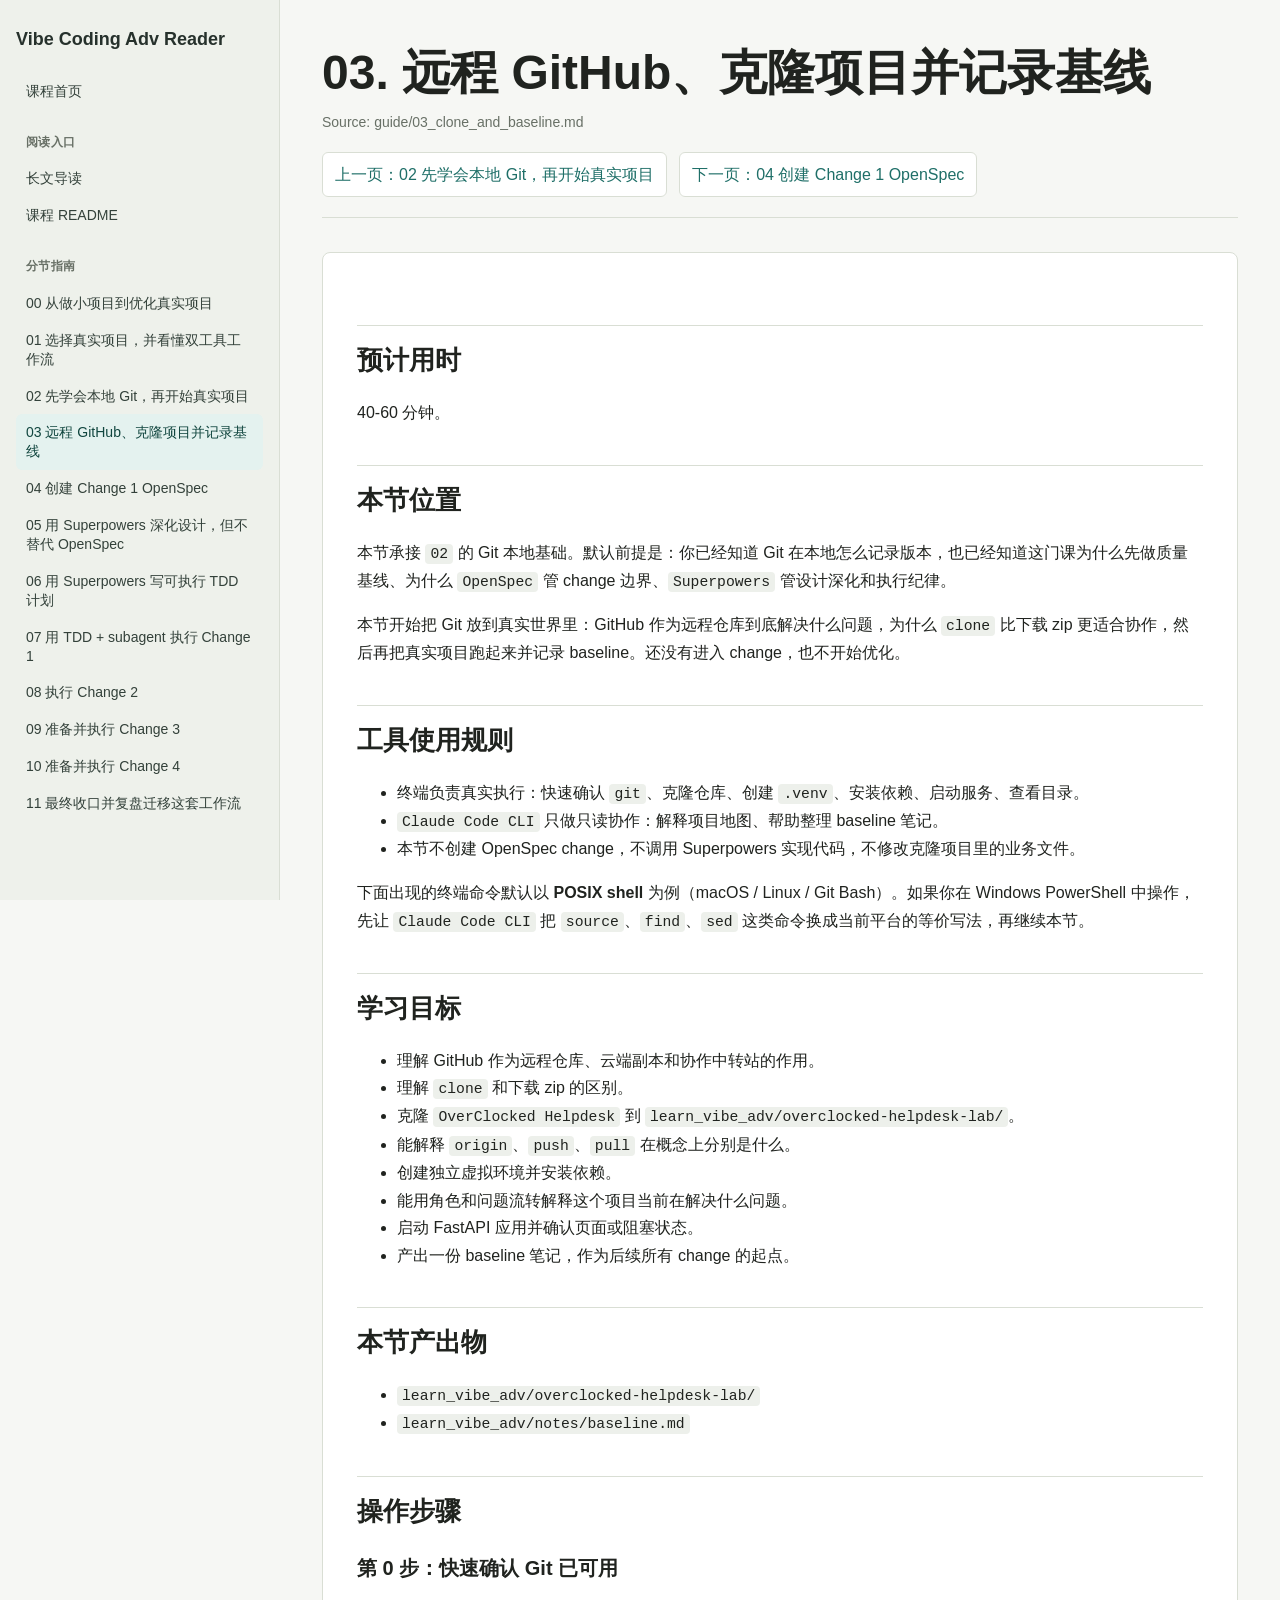
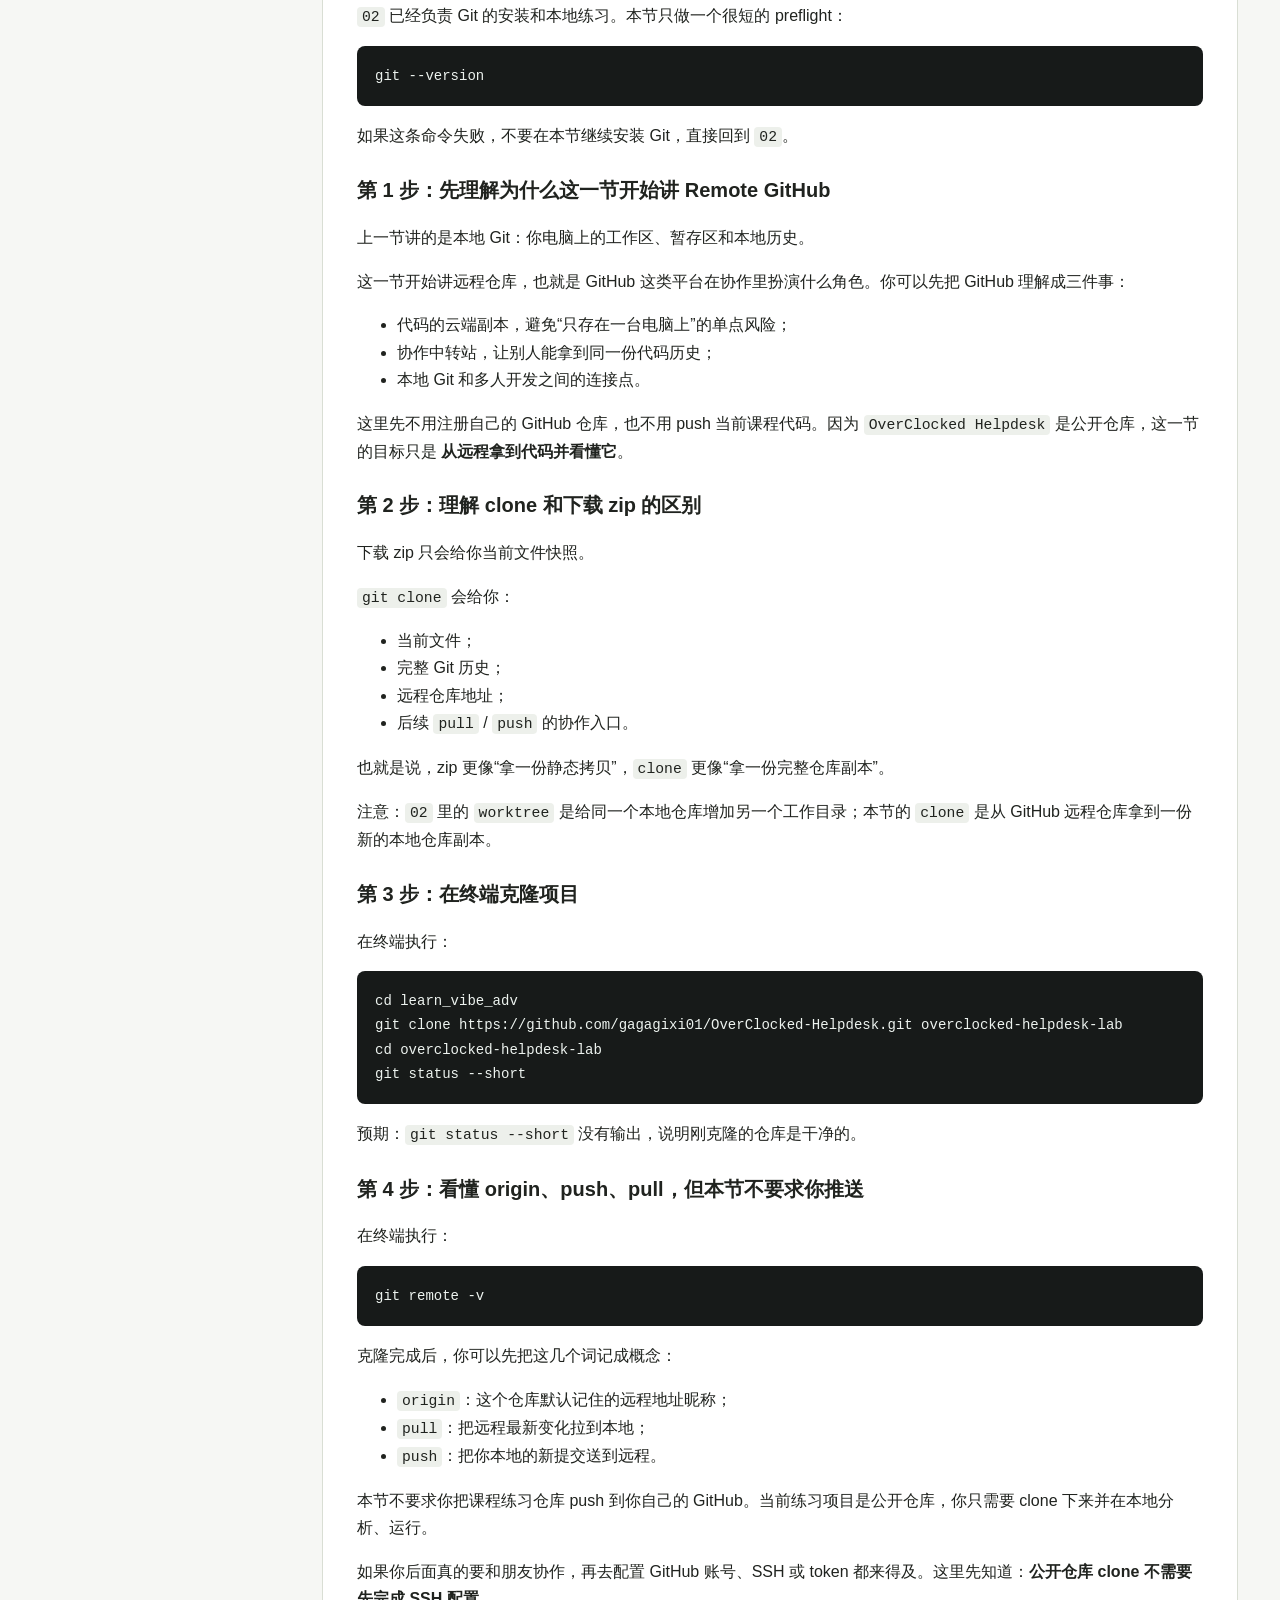
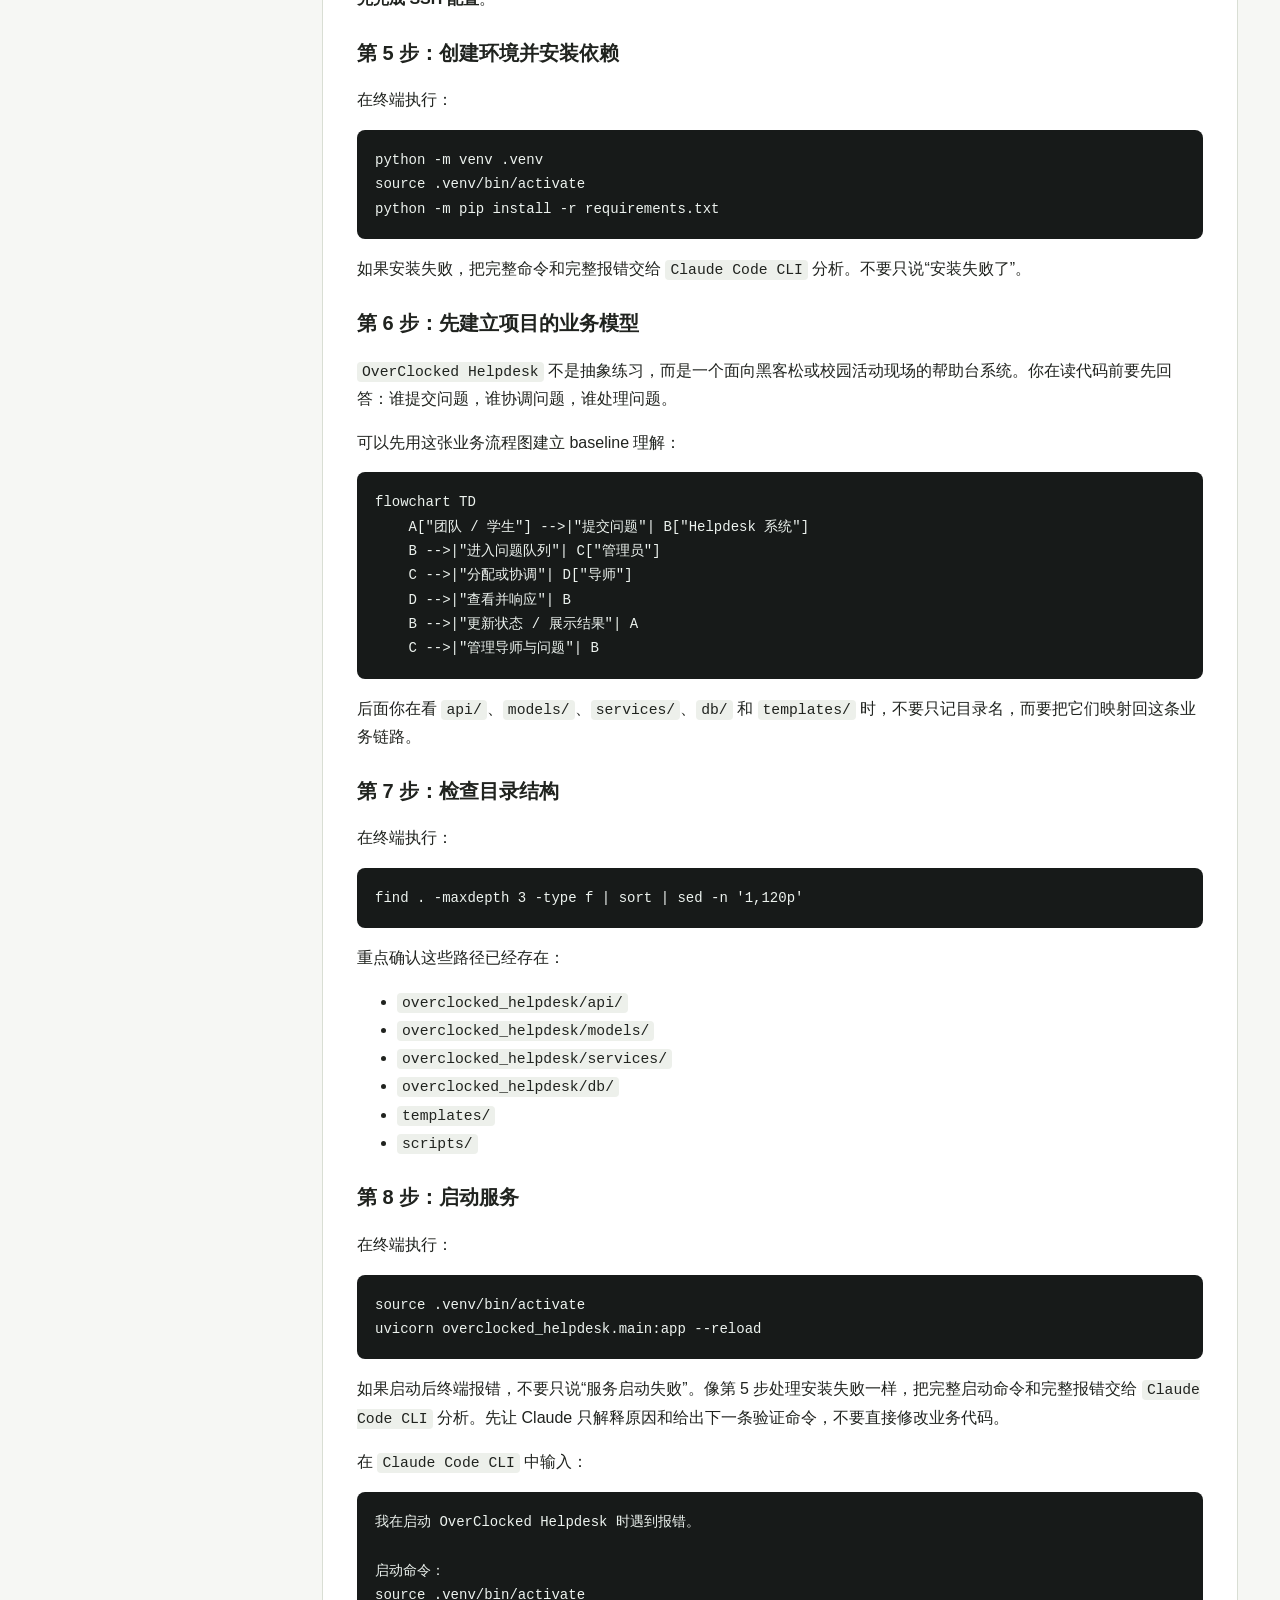
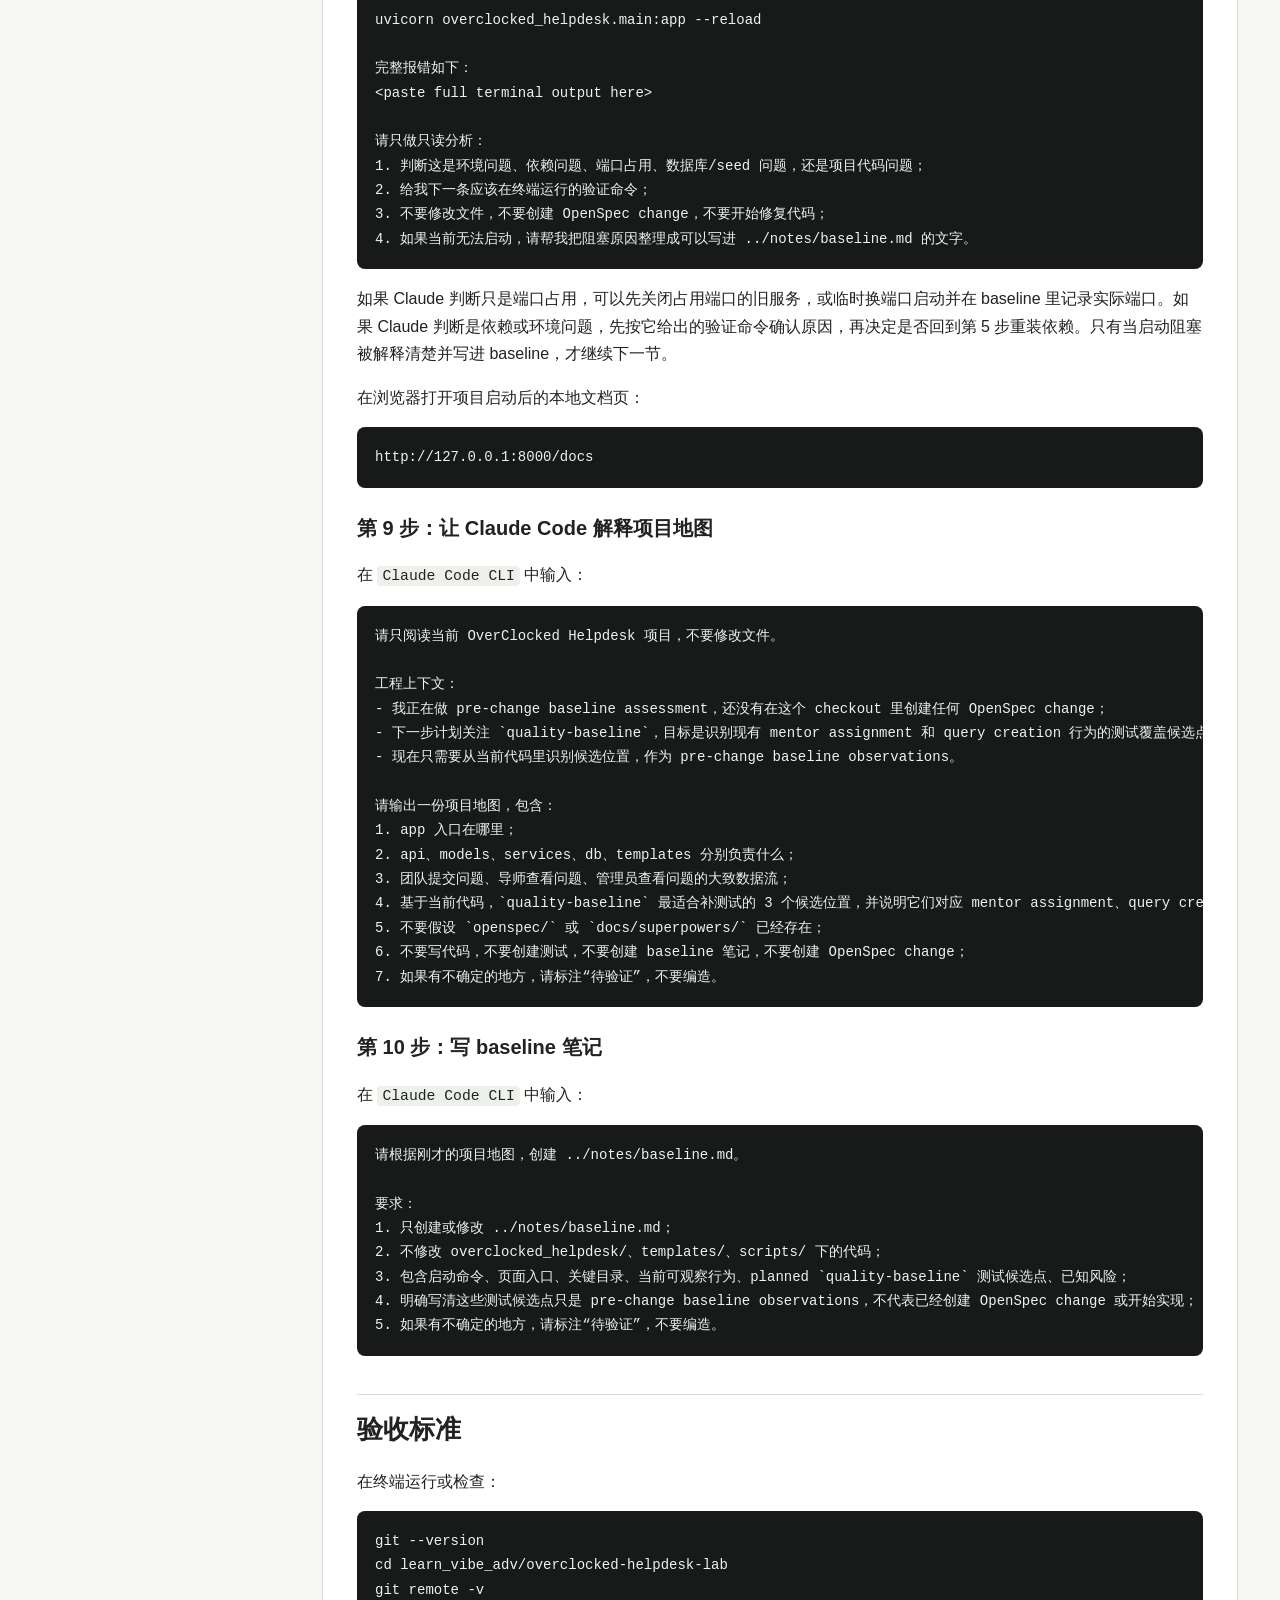
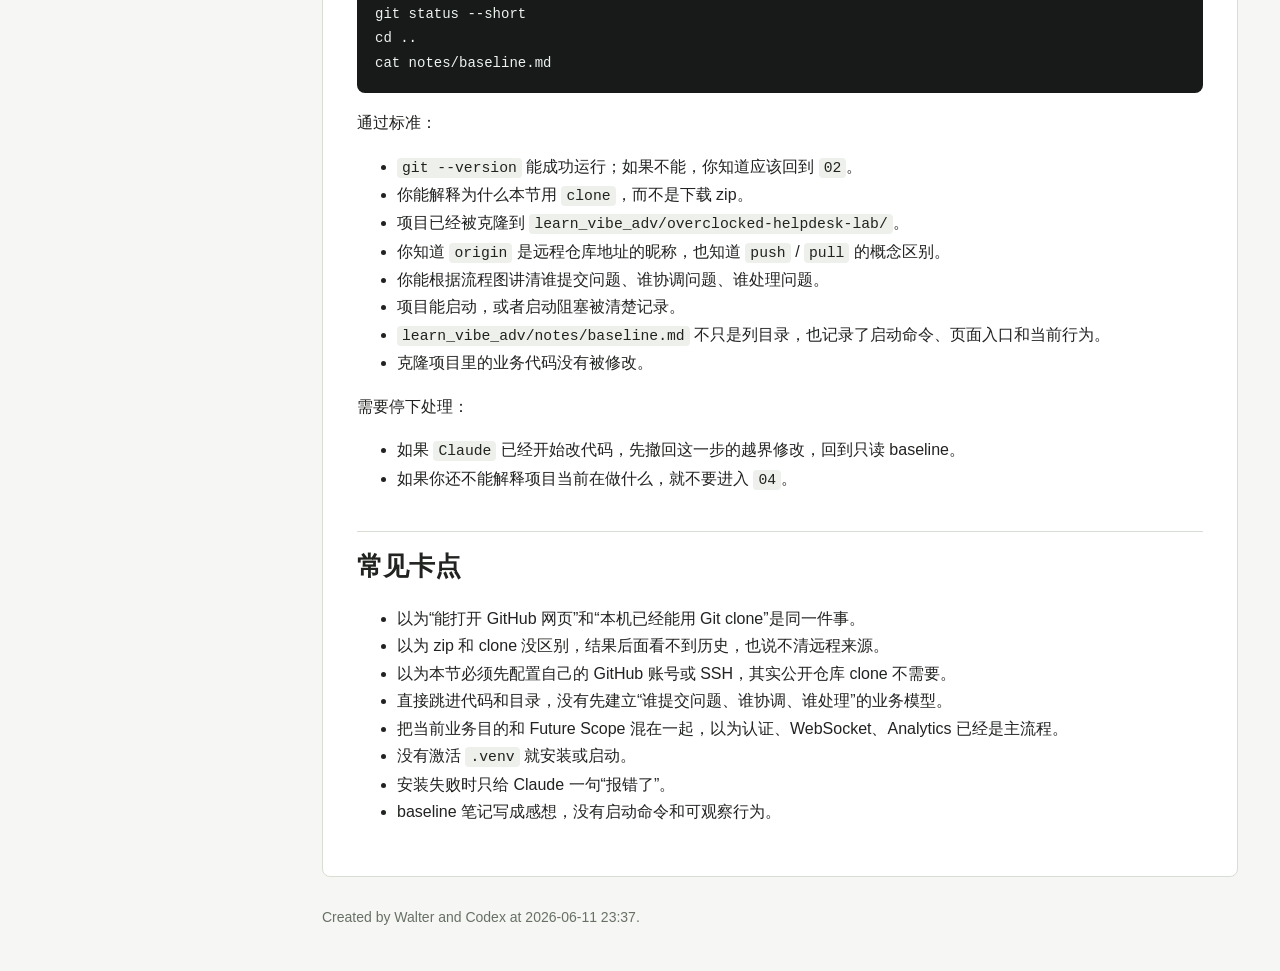
<file: 005html_reader/guide/03_clone_and_baseline.html>
<!doctype html>
<html lang="zh-CN">
<head>
  <meta charset="utf-8">
  <meta name="viewport" content="width=device-width, initial-scale=1">
  <title>03. 远程 GitHub、克隆项目并记录基线</title>
  <link rel="stylesheet" href="../assets/styles.css">
</head>
<body>
  <button class="menu-button" type="button" aria-controls="sidebar" aria-expanded="false">目录</button>
  <div class="layout">
    <aside class="sidebar" id="sidebar">
      <div class="brand">Vibe Coding Adv Reader</div>
      <nav><a class="nav-link nav-home" href="../index.html">课程首页</a>
<div class="nav-section">阅读入口</div>
<a class="nav-link " href="../article.html">长文导读</a>
<a class="nav-link " href="README.html">课程 README</a>
<div class="nav-section">分节指南</div>
<a class="nav-link " href="00_overview.html">00 从做小项目到优化真实项目</a>
<a class="nav-link " href="01_repo_selection_and_workflow.html">01 选择真实项目，并看懂双工具工作流</a>
<a class="nav-link " href="02_git_basics.html">02 先学会本地 Git，再开始真实项目</a>
<a class="nav-link active" href="03_clone_and_baseline.html">03 远程 GitHub、克隆项目并记录基线</a>
<a class="nav-link " href="04_openspec_proposal.html">04 创建 Change 1 OpenSpec</a>
<a class="nav-link " href="05_superpowers_brainstorm.html">05 用 Superpowers 深化设计，但不替代 OpenSpec</a>
<a class="nav-link " href="06_superpowers_write_plan.html">06 用 Superpowers 写可执行 TDD 计划</a>
<a class="nav-link " href="07_tdd_subagent_execution.html">07 用 TDD + subagent 执行 Change 1</a>
<a class="nav-link " href="08_slack_notification_bugfix.html">08 执行 Change 2</a>
<a class="nav-link " href="09_dashboard_change.html">09 准备并执行 Change 3</a>
<a class="nav-link " href="10_qr_change.html">10 准备并执行 Change 4</a>
<a class="nav-link " href="11_reflection_and_transfer.html">11 最终收口并复盘迁移这套工作流</a></nav>
    </aside>
    <main class="content">
      <header class="page-header">
        <h1>03. 远程 GitHub、克隆项目并记录基线</h1>
        <div class="source-label">Source: guide/03_clone_and_baseline.md</div>
        <nav class="page-links"><a href="02_git_basics.html">上一页：02 先学会本地 Git，再开始真实项目</a>
<a href="04_openspec_proposal.html">下一页：04 创建 Change 1 OpenSpec</a></nav>
      </header>
      <article class="markdown-body">
<h2 id="预计用时">预计用时</h2>
<p>40-60 分钟。</p>
<h2 id="本节位置">本节位置</h2>
<p>本节承接 <code>02</code> 的 Git 本地基础。默认前提是：你已经知道 Git 在本地怎么记录版本，也已经知道这门课为什么先做质量基线、为什么 <code>OpenSpec</code> 管 change 边界、<code>Superpowers</code> 管设计深化和执行纪律。</p>
<p>本节开始把 Git 放到真实世界里：GitHub 作为远程仓库到底解决什么问题，为什么 <code>clone</code> 比下载 zip 更适合协作，然后再把真实项目跑起来并记录 baseline。还没有进入 change，也不开始优化。</p>
<h2 id="工具使用规则">工具使用规则</h2>
<ul>
<li>终端负责真实执行：快速确认 <code>git</code>、克隆仓库、创建 <code>.venv</code>、安装依赖、启动服务、查看目录。</li>
<li><code>Claude Code CLI</code> 只做只读协作：解释项目地图、帮助整理 baseline 笔记。</li>
<li>本节不创建 OpenSpec change，不调用 Superpowers 实现代码，不修改克隆项目里的业务文件。</li>
</ul>
<p>下面出现的终端命令默认以 <strong>POSIX shell</strong> 为例（macOS / Linux / Git Bash）。如果你在 Windows PowerShell 中操作，先让 <code>Claude Code CLI</code> 把 <code>source</code>、<code>find</code>、<code>sed</code> 这类命令换成当前平台的等价写法，再继续本节。</p>
<h2 id="学习目标">学习目标</h2>
<ul>
<li>理解 GitHub 作为远程仓库、云端副本和协作中转站的作用。</li>
<li>理解 <code>clone</code> 和下载 zip 的区别。</li>
<li>克隆 <code>OverClocked Helpdesk</code> 到 <code>learn_vibe_adv/overclocked-helpdesk-lab/</code>。</li>
<li>能解释 <code>origin</code>、<code>push</code>、<code>pull</code> 在概念上分别是什么。</li>
<li>创建独立虚拟环境并安装依赖。</li>
<li>能用角色和问题流转解释这个项目当前在解决什么问题。</li>
<li>启动 FastAPI 应用并确认页面或阻塞状态。</li>
<li>产出一份 baseline 笔记，作为后续所有 change 的起点。</li>
</ul>
<h2 id="本节产出物">本节产出物</h2>
<ul>
<li><code>learn_vibe_adv/overclocked-helpdesk-lab/</code></li>
<li><code>learn_vibe_adv/notes/baseline.md</code></li>
</ul>
<h2 id="操作步骤">操作步骤</h2>
<h3 id="第-0-步-快速确认-git-已可用">第 0 步：快速确认 Git 已可用</h3>
<p><code>02</code> 已经负责 Git 的安装和本地练习。本节只做一个很短的 preflight：</p>
<pre><code class="language-bash">git --version
</code></pre>
<p>如果这条命令失败，不要在本节继续安装 Git，直接回到 <code>02</code>。</p>
<h3 id="第-1-步-先理解为什么这一节开始讲-remote-github">第 1 步：先理解为什么这一节开始讲 Remote GitHub</h3>
<p>上一节讲的是本地 Git：你电脑上的工作区、暂存区和本地历史。</p>
<p>这一节开始讲远程仓库，也就是 GitHub 这类平台在协作里扮演什么角色。你可以先把 GitHub 理解成三件事：</p>
<ul>
<li>代码的云端副本，避免“只存在一台电脑上”的单点风险；</li>
<li>协作中转站，让别人能拿到同一份代码历史；</li>
<li>本地 Git 和多人开发之间的连接点。</li>
</ul>
<p>这里先不用注册自己的 GitHub 仓库，也不用 push 当前课程代码。因为 <code>OverClocked Helpdesk</code> 是公开仓库，这一节的目标只是 <strong>从远程拿到代码并看懂它</strong>。</p>
<h3 id="第-2-步-理解-clone-和下载-zip-的区别">第 2 步：理解 clone 和下载 zip 的区别</h3>
<p>下载 zip 只会给你当前文件快照。</p>
<p><code>git clone</code> 会给你：</p>
<ul>
<li>当前文件；</li>
<li>完整 Git 历史；</li>
<li>远程仓库地址；</li>
<li>后续 <code>pull</code> / <code>push</code> 的协作入口。</li>
</ul>
<p>也就是说，zip 更像“拿一份静态拷贝”，<code>clone</code> 更像“拿一份完整仓库副本”。</p>
<p>注意：<code>02</code> 里的 <code>worktree</code> 是给同一个本地仓库增加另一个工作目录；本节的 <code>clone</code> 是从 GitHub 远程仓库拿到一份新的本地仓库副本。</p>
<h3 id="第-3-步-在终端克隆项目">第 3 步：在终端克隆项目</h3>
<p>在终端执行：</p>
<pre><code class="language-bash">cd learn_vibe_adv
git clone https://github.com/gagagixi01/OverClocked-Helpdesk.git overclocked-helpdesk-lab
cd overclocked-helpdesk-lab
git status --short
</code></pre>
<p>预期：<code>git status --short</code> 没有输出，说明刚克隆的仓库是干净的。</p>
<h3 id="第-4-步-看懂-origin-push-pull-但本节不要求你推送">第 4 步：看懂 origin、push、pull，但本节不要求你推送</h3>
<p>在终端执行：</p>
<pre><code class="language-bash">git remote -v
</code></pre>
<p>克隆完成后，你可以先把这几个词记成概念：</p>
<ul>
<li><code>origin</code>：这个仓库默认记住的远程地址昵称；</li>
<li><code>pull</code>：把远程最新变化拉到本地；</li>
<li><code>push</code>：把你本地的新提交送到远程。</li>
</ul>
<p>本节不要求你把课程练习仓库 push 到你自己的 GitHub。当前练习项目是公开仓库，你只需要 clone 下来并在本地分析、运行。</p>
<p>如果你后面真的要和朋友协作，再去配置 GitHub 账号、SSH 或 token 都来得及。这里先知道：<strong>公开仓库 clone 不需要先完成 SSH 配置</strong>。</p>
<h3 id="第-5-步-创建环境并安装依赖">第 5 步：创建环境并安装依赖</h3>
<p>在终端执行：</p>
<pre><code class="language-bash">python -m venv .venv
source .venv/bin/activate
python -m pip install -r requirements.txt
</code></pre>
<p>如果安装失败，把完整命令和完整报错交给 <code>Claude Code CLI</code> 分析。不要只说“安装失败了”。</p>
<h3 id="第-6-步-先建立项目的业务模型">第 6 步：先建立项目的业务模型</h3>
<p><code>OverClocked Helpdesk</code> 不是抽象练习，而是一个面向黑客松或校园活动现场的帮助台系统。你在读代码前要先回答：谁提交问题，谁协调问题，谁处理问题。</p>
<p>可以先用这张业务流程图建立 baseline 理解：</p>
<pre><code class="language-mermaid">flowchart TD
    A[&quot;团队 / 学生&quot;] --&gt;|&quot;提交问题&quot;| B[&quot;Helpdesk 系统&quot;]
    B --&gt;|&quot;进入问题队列&quot;| C[&quot;管理员&quot;]
    C --&gt;|&quot;分配或协调&quot;| D[&quot;导师&quot;]
    D --&gt;|&quot;查看并响应&quot;| B
    B --&gt;|&quot;更新状态 / 展示结果&quot;| A
    C --&gt;|&quot;管理导师与问题&quot;| B
</code></pre>
<p>后面你在看 <code>api/</code>、<code>models/</code>、<code>services/</code>、<code>db/</code> 和 <code>templates/</code> 时，不要只记目录名，而要把它们映射回这条业务链路。</p>
<h3 id="第-7-步-检查目录结构">第 7 步：检查目录结构</h3>
<p>在终端执行：</p>
<pre><code class="language-bash">find . -maxdepth 3 -type f | sort | sed -n '1,120p'
</code></pre>
<p>重点确认这些路径已经存在：</p>
<ul>
<li><code>overclocked_helpdesk/api/</code></li>
<li><code>overclocked_helpdesk/models/</code></li>
<li><code>overclocked_helpdesk/services/</code></li>
<li><code>overclocked_helpdesk/db/</code></li>
<li><code>templates/</code></li>
<li><code>scripts/</code></li>
</ul>
<h3 id="第-8-步-启动服务">第 8 步：启动服务</h3>
<p>在终端执行：</p>
<pre><code class="language-bash">source .venv/bin/activate
uvicorn overclocked_helpdesk.main:app --reload
</code></pre>
<p>如果启动后终端报错，不要只说“服务启动失败”。像第 5 步处理安装失败一样，把完整启动命令和完整报错交给 <code>Claude Code CLI</code> 分析。先让 Claude 只解释原因和给出下一条验证命令，不要直接修改业务代码。</p>
<p>在 <code>Claude Code CLI</code> 中输入：</p>
<pre><code class="language-text">我在启动 OverClocked Helpdesk 时遇到报错。

启动命令：
source .venv/bin/activate
uvicorn overclocked_helpdesk.main:app --reload

完整报错如下：
&lt;paste full terminal output here&gt;

请只做只读分析：
1. 判断这是环境问题、依赖问题、端口占用、数据库/seed 问题，还是项目代码问题；
2. 给我下一条应该在终端运行的验证命令；
3. 不要修改文件，不要创建 OpenSpec change，不要开始修复代码；
4. 如果当前无法启动，请帮我把阻塞原因整理成可以写进 ../notes/baseline.md 的文字。
</code></pre>
<p>如果 Claude 判断只是端口占用，可以先关闭占用端口的旧服务，或临时换端口启动并在 baseline 里记录实际端口。如果 Claude 判断是依赖或环境问题，先按它给出的验证命令确认原因，再决定是否回到第 5 步重装依赖。只有当启动阻塞被解释清楚并写进 baseline，才继续下一节。</p>
<p>在浏览器打开项目启动后的本地文档页：</p>
<pre><code class="language-text">http://127.0.0.1:8000/docs
</code></pre>
<h3 id="第-9-步-让-claude-code-解释项目地图">第 9 步：让 Claude Code 解释项目地图</h3>
<p>在 <code>Claude Code CLI</code> 中输入：</p>
<pre><code class="language-text">请只阅读当前 OverClocked Helpdesk 项目，不要修改文件。

工程上下文：
- 我正在做 pre-change baseline assessment，还没有在这个 checkout 里创建任何 OpenSpec change；
- 下一步计划关注 `quality-baseline`，目标是识别现有 mentor assignment 和 query creation 行为的测试覆盖候选点；
- 现在只需要从当前代码里识别候选位置，作为 pre-change baseline observations。

请输出一份项目地图，包含：
1. app 入口在哪里；
2. api、models、services、db、templates 分别负责什么；
3. 团队提交问题、导师查看问题、管理员查看问题的大致数据流；
4. 基于当前代码，`quality-baseline` 最适合补测试的 3 个候选位置，并说明它们对应 mentor assignment、query creation 或启动/回归风险中的哪一类；
5. 不要假设 `openspec/` 或 `docs/superpowers/` 已经存在；
6. 不要写代码，不要创建测试，不要创建 baseline 笔记，不要创建 OpenSpec change；
7. 如果有不确定的地方，请标注“待验证”，不要编造。
</code></pre>
<h3 id="第-10-步-写-baseline-笔记">第 10 步：写 baseline 笔记</h3>
<p>在 <code>Claude Code CLI</code> 中输入：</p>
<pre><code class="language-text">请根据刚才的项目地图，创建 ../notes/baseline.md。

要求：
1. 只创建或修改 ../notes/baseline.md；
2. 不修改 overclocked_helpdesk/、templates/、scripts/ 下的代码；
3. 包含启动命令、页面入口、关键目录、当前可观察行为、planned `quality-baseline` 测试候选点、已知风险；
4. 明确写清这些测试候选点只是 pre-change baseline observations，不代表已经创建 OpenSpec change 或开始实现；
5. 如果有不确定的地方，请标注“待验证”，不要编造。
</code></pre>
<h2 id="验收标准">验收标准</h2>
<p>在终端运行或检查：</p>
<pre><code class="language-bash">git --version
cd learn_vibe_adv/overclocked-helpdesk-lab
git remote -v
git status --short
cd ..
cat notes/baseline.md
</code></pre>
<p>通过标准：</p>
<ul>
<li><code>git --version</code> 能成功运行；如果不能，你知道应该回到 <code>02</code>。</li>
<li>你能解释为什么本节用 <code>clone</code>，而不是下载 zip。</li>
<li>项目已经被克隆到 <code>learn_vibe_adv/overclocked-helpdesk-lab/</code>。</li>
<li>你知道 <code>origin</code> 是远程仓库地址的昵称，也知道 <code>push</code> / <code>pull</code> 的概念区别。</li>
<li>你能根据流程图讲清谁提交问题、谁协调问题、谁处理问题。</li>
<li>项目能启动，或者启动阻塞被清楚记录。</li>
<li><code>learn_vibe_adv/notes/baseline.md</code> 不只是列目录，也记录了启动命令、页面入口和当前行为。</li>
<li>克隆项目里的业务代码没有被修改。</li>
</ul>
<p>需要停下处理：</p>
<ul>
<li>如果 <code>Claude</code> 已经开始改代码，先撤回这一步的越界修改，回到只读 baseline。</li>
<li>如果你还不能解释项目当前在做什么，就不要进入 <code>04</code>。</li>
</ul>
<h2 id="常见卡点">常见卡点</h2>
<ul>
<li>以为“能打开 GitHub 网页”和“本机已经能用 Git clone”是同一件事。</li>
<li>以为 zip 和 clone 没区别，结果后面看不到历史，也说不清远程来源。</li>
<li>以为本节必须先配置自己的 GitHub 账号或 SSH，其实公开仓库 clone 不需要。</li>
<li>直接跳进代码和目录，没有先建立“谁提交问题、谁协调、谁处理”的业务模型。</li>
<li>把当前业务目的和 Future Scope 混在一起，以为认证、WebSocket、Analytics 已经是主流程。</li>
<li>没有激活 <code>.venv</code> 就安装或启动。</li>
<li>安装失败时只给 Claude 一句“报错了”。</li>
<li>baseline 笔记写成感想，没有启动命令和可观察行为。</li>
</ul>

      </article>
      <footer class="footer">Created by Walter and Codex at 2026-06-11 23:37.</footer>
    </main>
  </div>
  <script src="../assets/reader.js"></script>
</body>
</html>
</file>
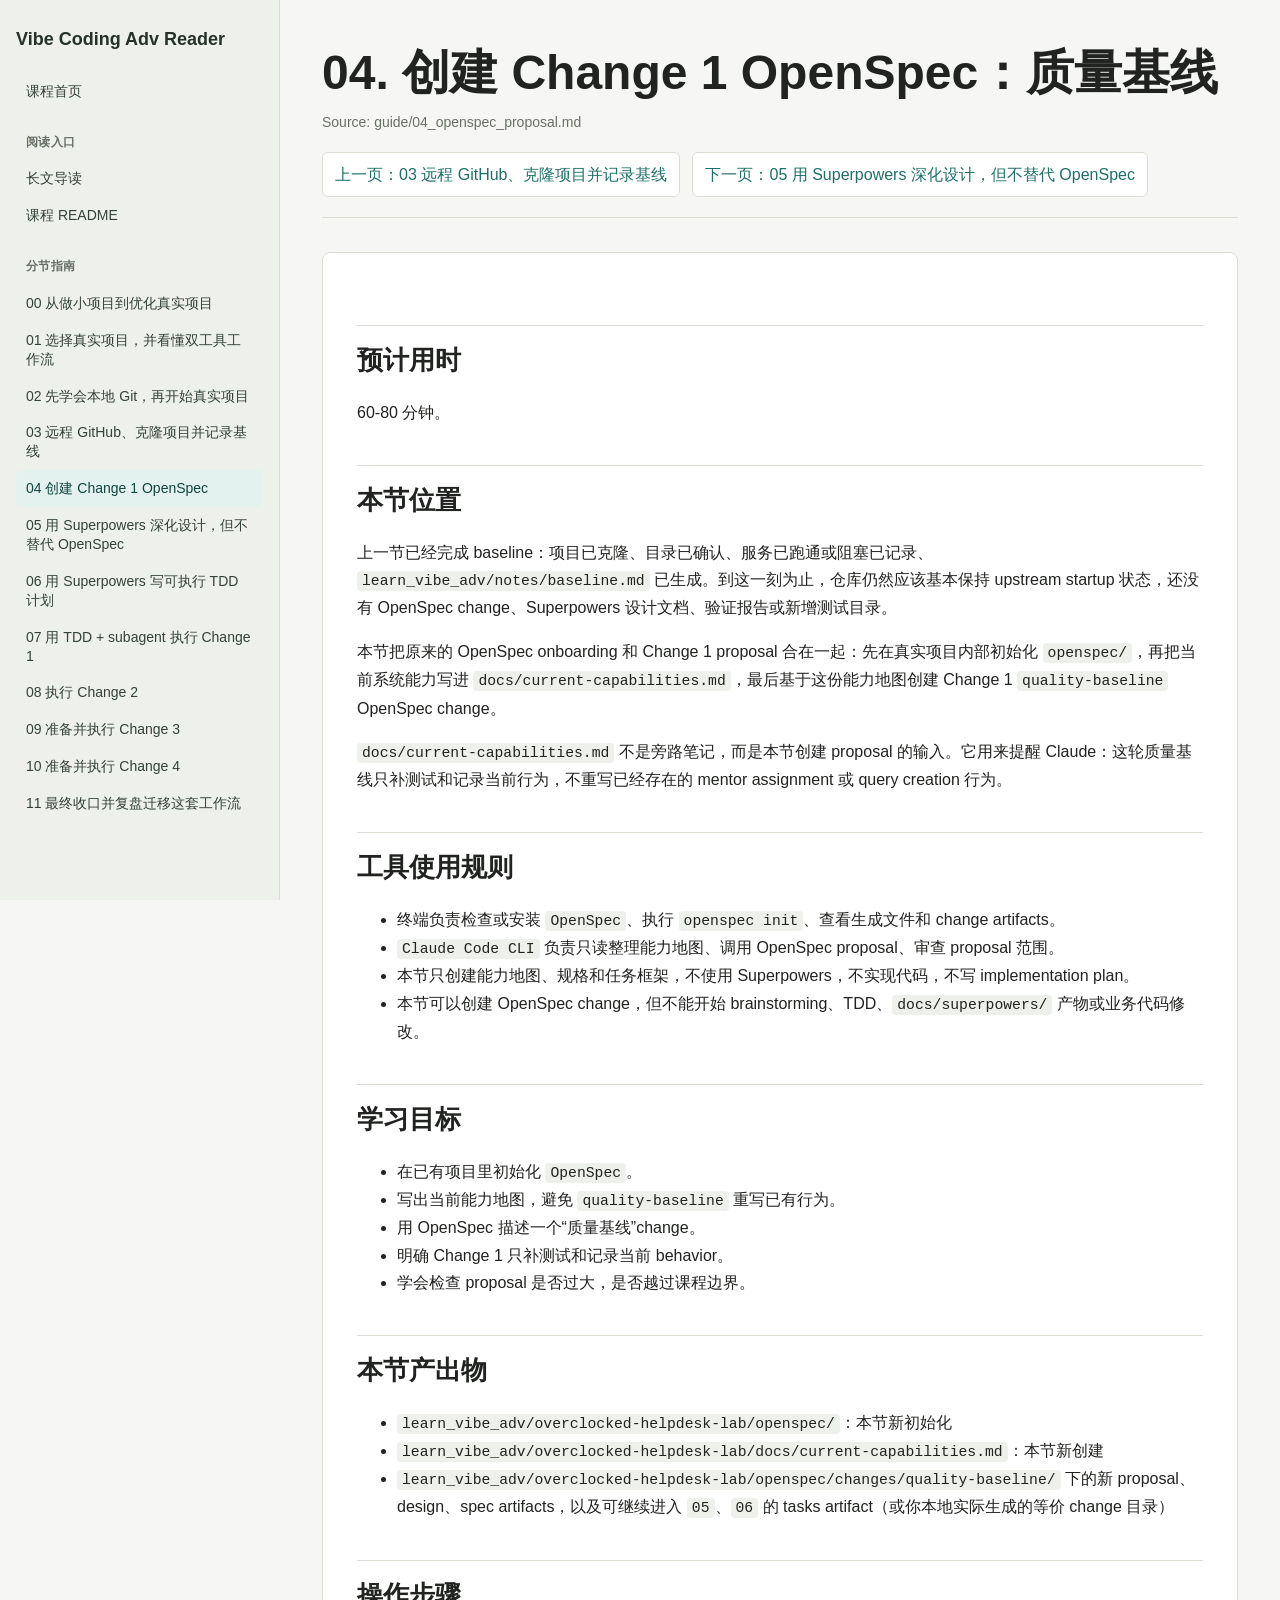
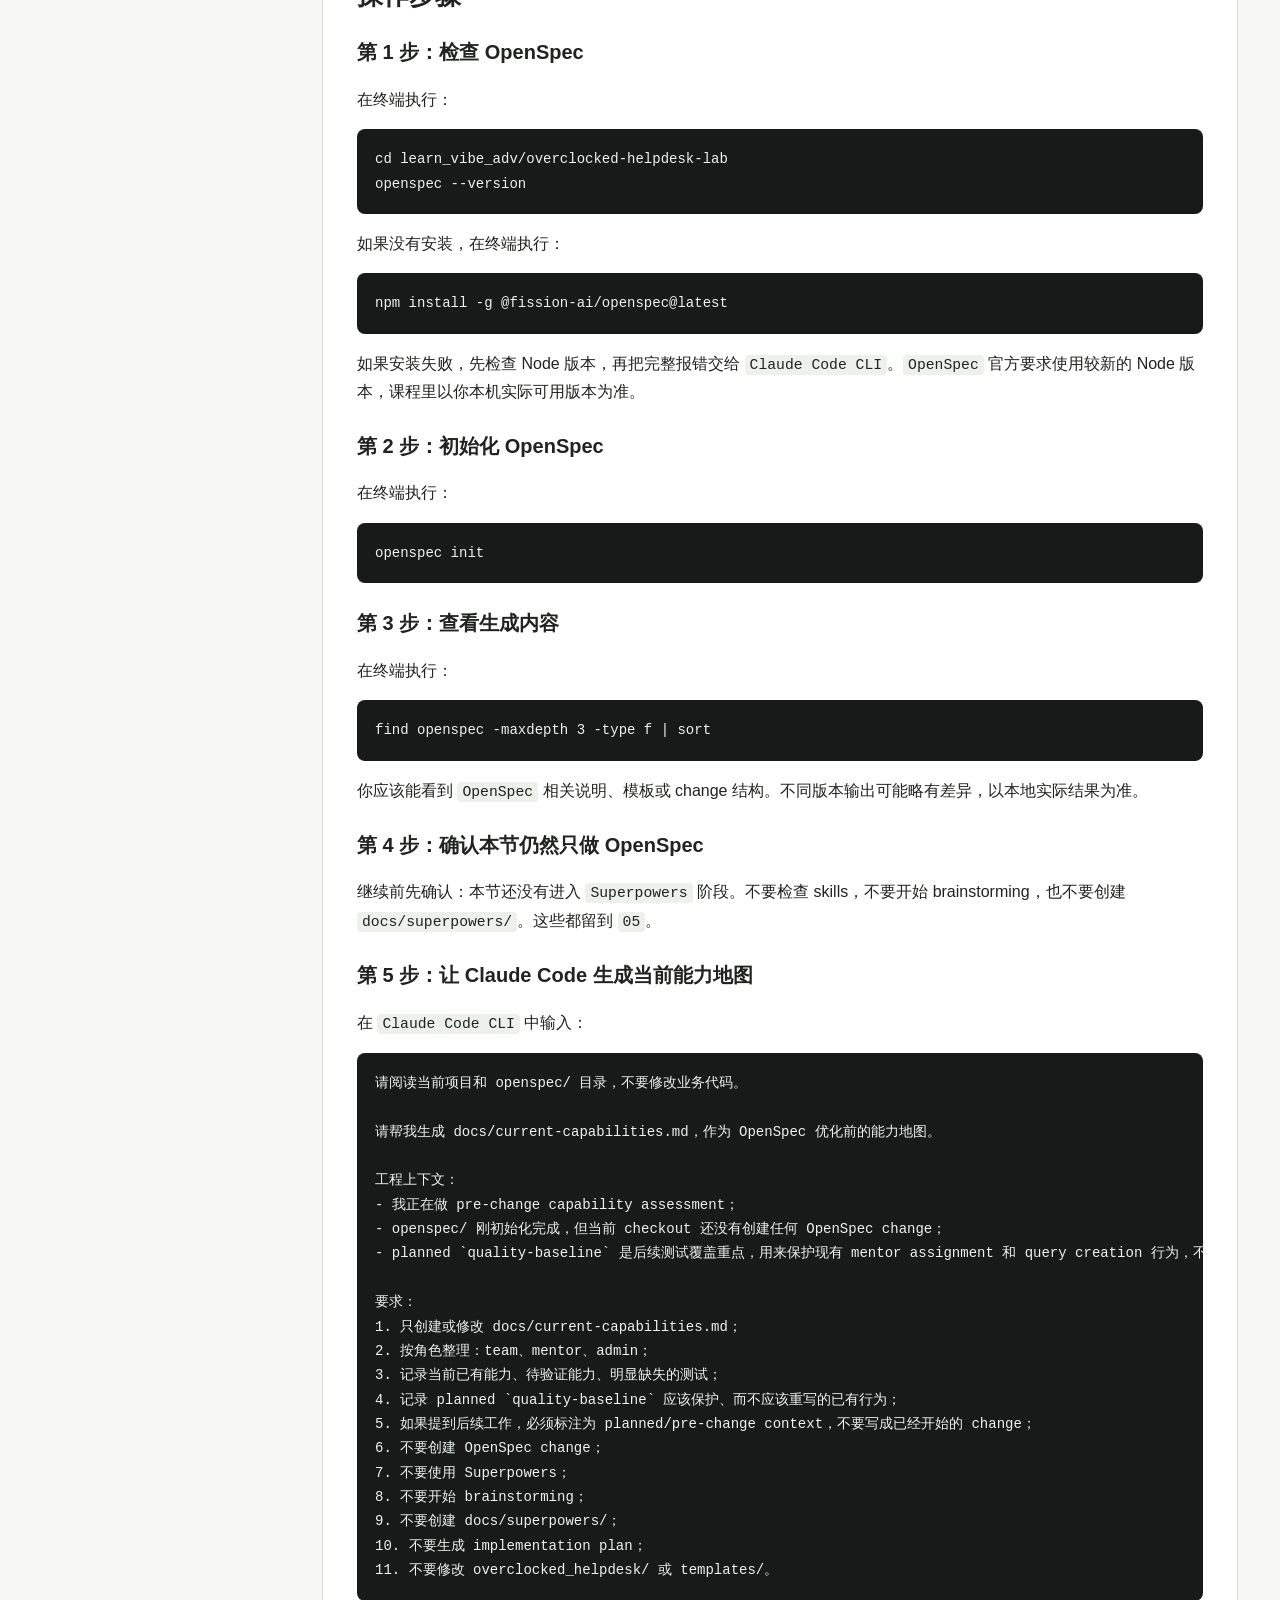
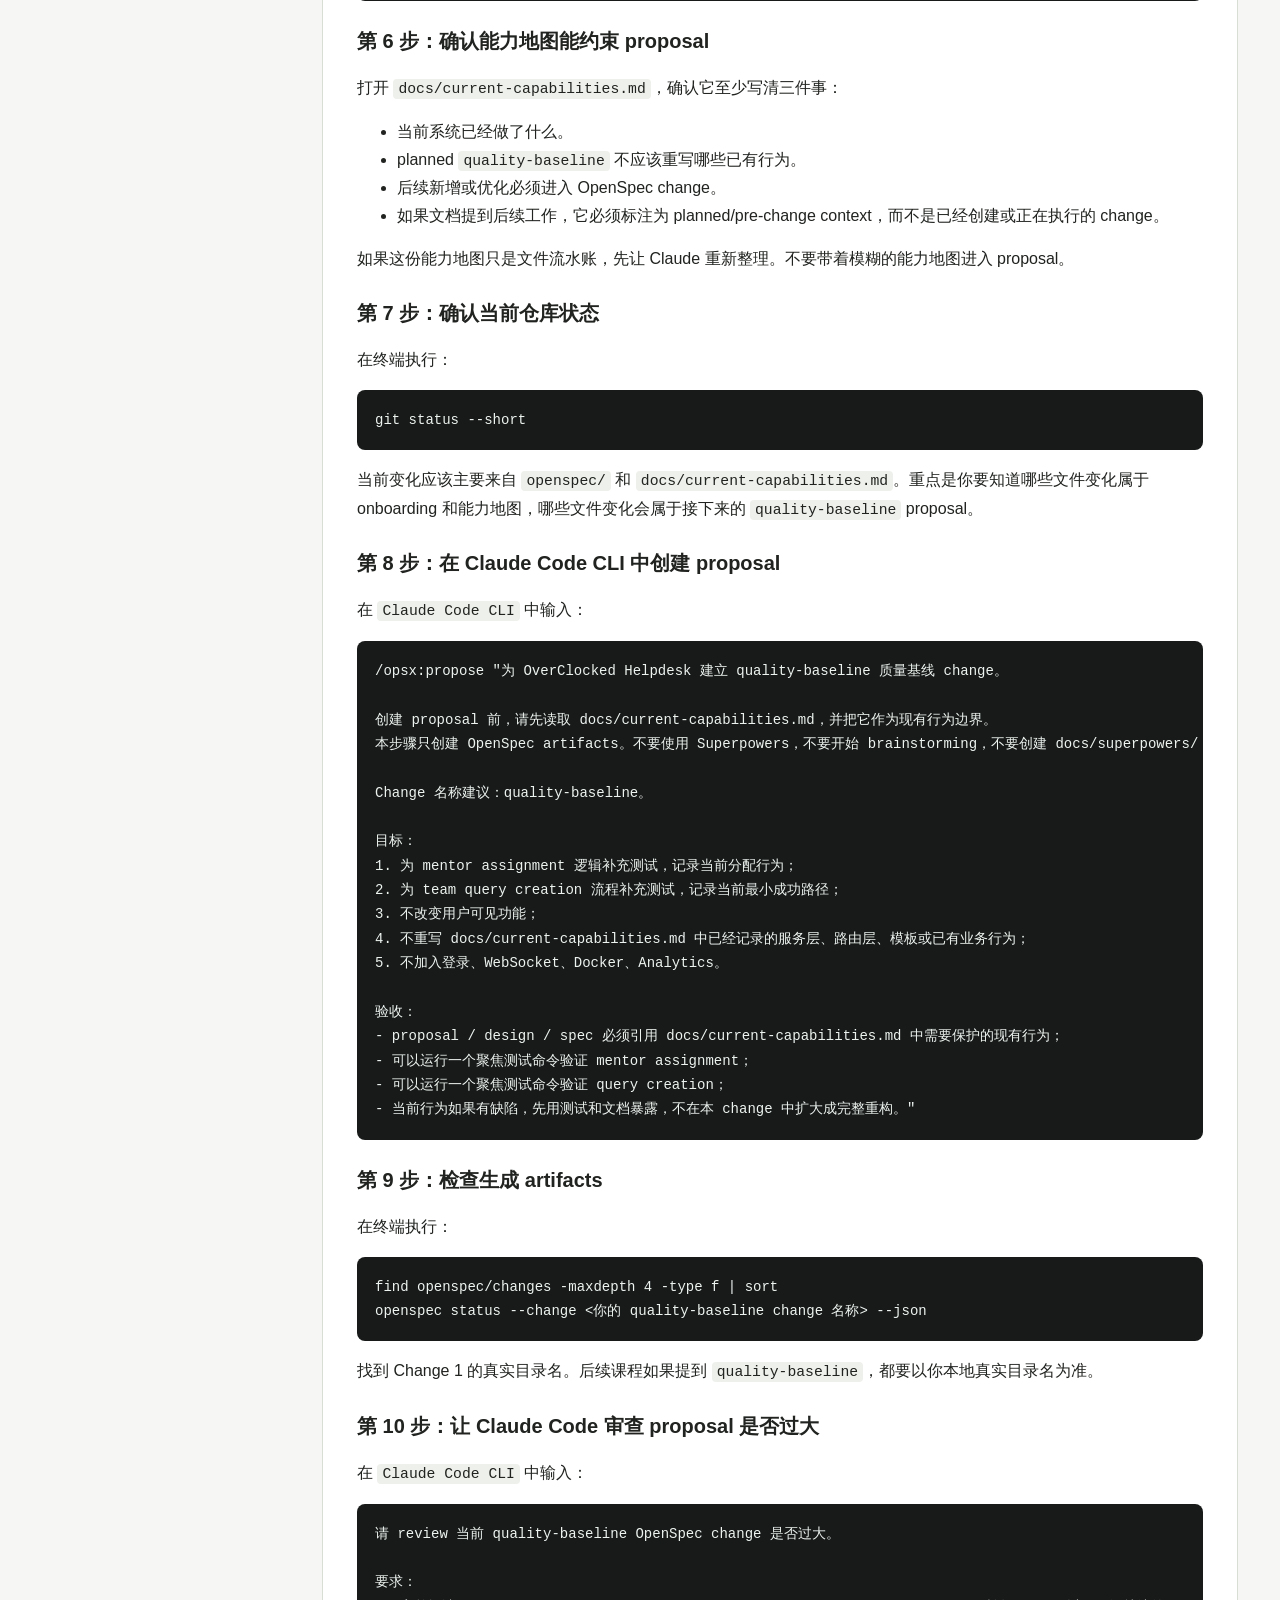
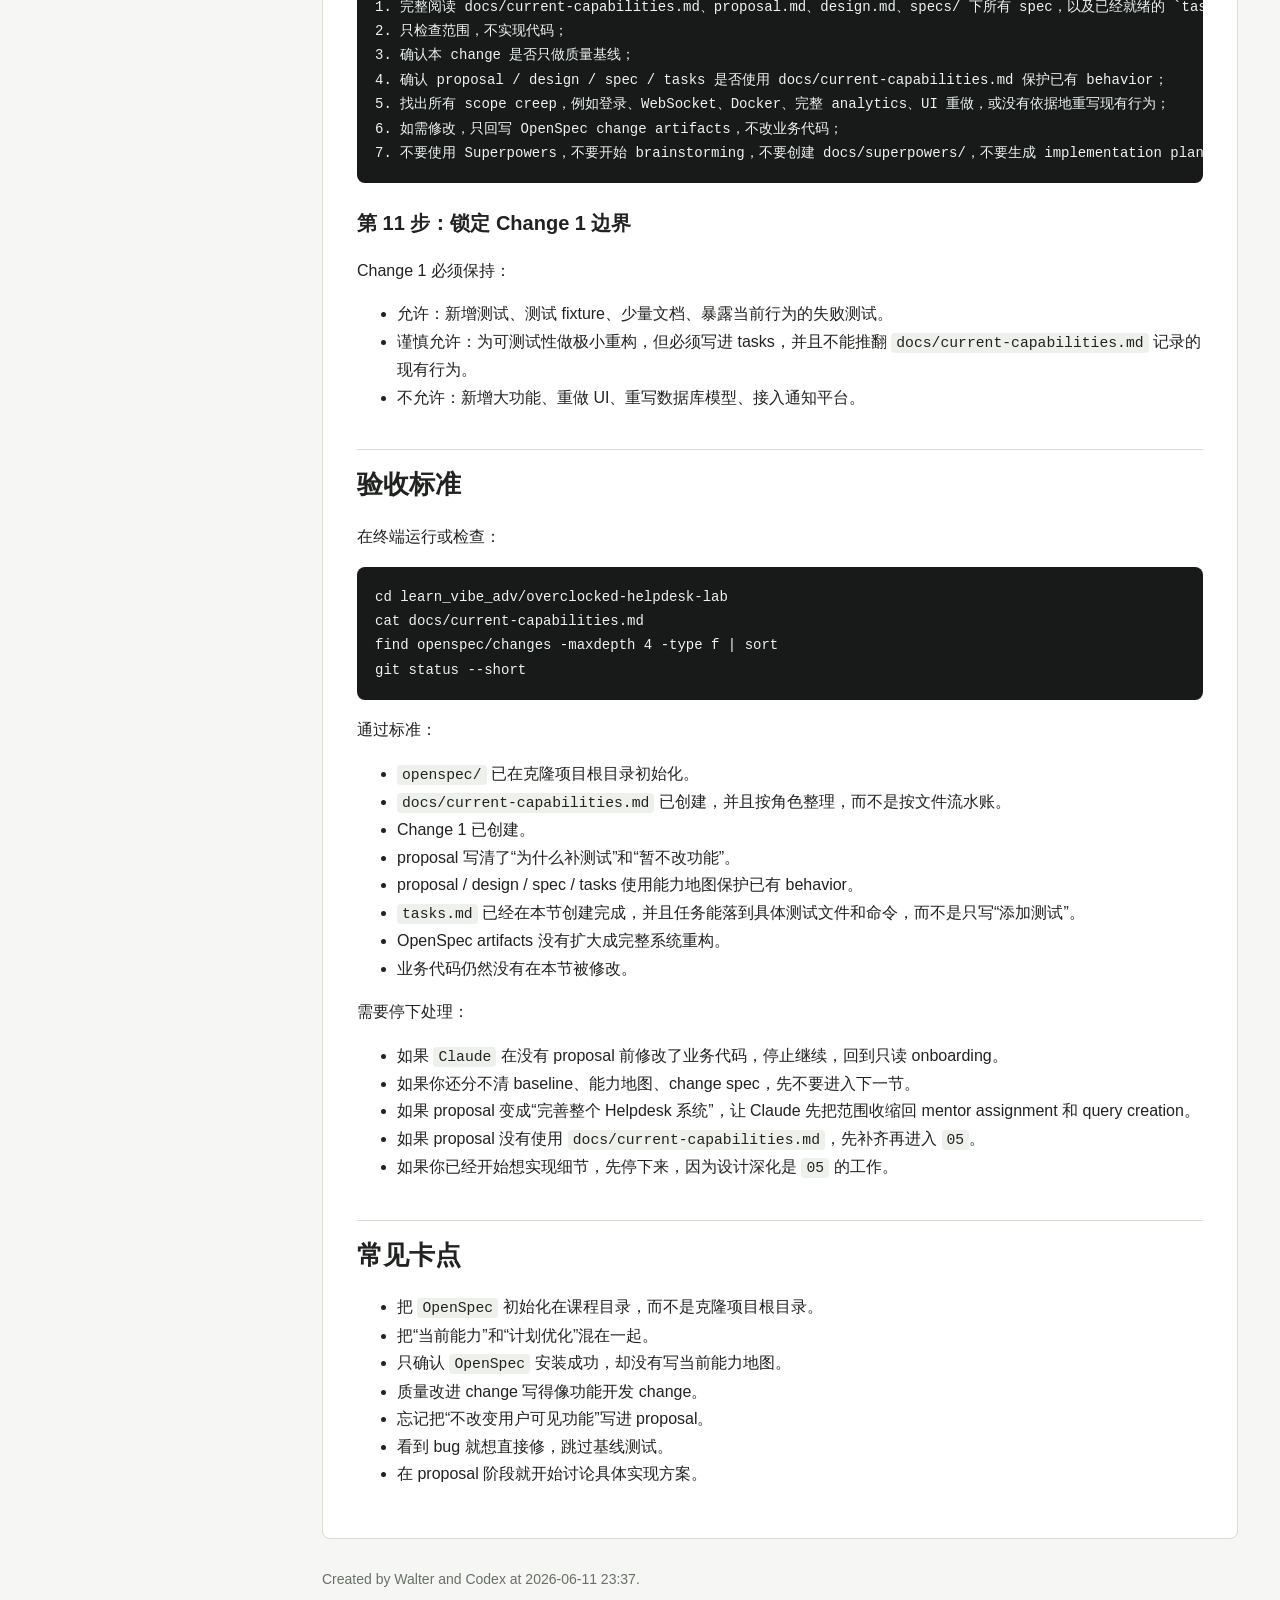
<file: 005html_reader/guide/04_openspec_proposal.html>
<!doctype html>
<html lang="zh-CN">
<head>
  <meta charset="utf-8">
  <meta name="viewport" content="width=device-width, initial-scale=1">
  <title>04. 创建 Change 1 OpenSpec：质量基线</title>
  <link rel="stylesheet" href="../assets/styles.css">
</head>
<body>
  <button class="menu-button" type="button" aria-controls="sidebar" aria-expanded="false">目录</button>
  <div class="layout">
    <aside class="sidebar" id="sidebar">
      <div class="brand">Vibe Coding Adv Reader</div>
      <nav><a class="nav-link nav-home" href="../index.html">课程首页</a>
<div class="nav-section">阅读入口</div>
<a class="nav-link " href="../article.html">长文导读</a>
<a class="nav-link " href="README.html">课程 README</a>
<div class="nav-section">分节指南</div>
<a class="nav-link " href="00_overview.html">00 从做小项目到优化真实项目</a>
<a class="nav-link " href="01_repo_selection_and_workflow.html">01 选择真实项目，并看懂双工具工作流</a>
<a class="nav-link " href="02_git_basics.html">02 先学会本地 Git，再开始真实项目</a>
<a class="nav-link " href="03_clone_and_baseline.html">03 远程 GitHub、克隆项目并记录基线</a>
<a class="nav-link active" href="04_openspec_proposal.html">04 创建 Change 1 OpenSpec</a>
<a class="nav-link " href="05_superpowers_brainstorm.html">05 用 Superpowers 深化设计，但不替代 OpenSpec</a>
<a class="nav-link " href="06_superpowers_write_plan.html">06 用 Superpowers 写可执行 TDD 计划</a>
<a class="nav-link " href="07_tdd_subagent_execution.html">07 用 TDD + subagent 执行 Change 1</a>
<a class="nav-link " href="08_slack_notification_bugfix.html">08 执行 Change 2</a>
<a class="nav-link " href="09_dashboard_change.html">09 准备并执行 Change 3</a>
<a class="nav-link " href="10_qr_change.html">10 准备并执行 Change 4</a>
<a class="nav-link " href="11_reflection_and_transfer.html">11 最终收口并复盘迁移这套工作流</a></nav>
    </aside>
    <main class="content">
      <header class="page-header">
        <h1>04. 创建 Change 1 OpenSpec：质量基线</h1>
        <div class="source-label">Source: guide/04_openspec_proposal.md</div>
        <nav class="page-links"><a href="03_clone_and_baseline.html">上一页：03 远程 GitHub、克隆项目并记录基线</a>
<a href="05_superpowers_brainstorm.html">下一页：05 用 Superpowers 深化设计，但不替代 OpenSpec</a></nav>
      </header>
      <article class="markdown-body">
<h2 id="预计用时">预计用时</h2>
<p>60-80 分钟。</p>
<h2 id="本节位置">本节位置</h2>
<p>上一节已经完成 baseline：项目已克隆、目录已确认、服务已跑通或阻塞已记录、<code>learn_vibe_adv/notes/baseline.md</code> 已生成。到这一刻为止，仓库仍然应该基本保持 upstream startup 状态，还没有 OpenSpec change、Superpowers 设计文档、验证报告或新增测试目录。</p>
<p>本节把原来的 OpenSpec onboarding 和 Change 1 proposal 合在一起：先在真实项目内部初始化 <code>openspec/</code>，再把当前系统能力写进 <code>docs/current-capabilities.md</code>，最后基于这份能力地图创建 Change 1 <code>quality-baseline</code> OpenSpec change。</p>
<p><code>docs/current-capabilities.md</code> 不是旁路笔记，而是本节创建 proposal 的输入。它用来提醒 Claude：这轮质量基线只补测试和记录当前行为，不重写已经存在的 mentor assignment 或 query creation 行为。</p>
<h2 id="工具使用规则">工具使用规则</h2>
<ul>
<li>终端负责检查或安装 <code>OpenSpec</code>、执行 <code>openspec init</code>、查看生成文件和 change artifacts。</li>
<li><code>Claude Code CLI</code> 负责只读整理能力地图、调用 OpenSpec proposal、审查 proposal 范围。</li>
<li>本节只创建能力地图、规格和任务框架，不使用 Superpowers，不实现代码，不写 implementation plan。</li>
<li>本节可以创建 OpenSpec change，但不能开始 brainstorming、TDD、<code>docs/superpowers/</code> 产物或业务代码修改。</li>
</ul>
<h2 id="学习目标">学习目标</h2>
<ul>
<li>在已有项目里初始化 <code>OpenSpec</code>。</li>
<li>写出当前能力地图，避免 <code>quality-baseline</code> 重写已有行为。</li>
<li>用 OpenSpec 描述一个“质量基线”change。</li>
<li>明确 Change 1 只补测试和记录当前 behavior。</li>
<li>学会检查 proposal 是否过大，是否越过课程边界。</li>
</ul>
<h2 id="本节产出物">本节产出物</h2>
<ul>
<li><code>learn_vibe_adv/overclocked-helpdesk-lab/openspec/</code>：本节新初始化</li>
<li><code>learn_vibe_adv/overclocked-helpdesk-lab/docs/current-capabilities.md</code>：本节新创建</li>
<li><code>learn_vibe_adv/overclocked-helpdesk-lab/openspec/changes/quality-baseline/</code> 下的新 proposal、design、spec artifacts，以及可继续进入 <code>05</code>、<code>06</code> 的 tasks artifact（或你本地实际生成的等价 change 目录）</li>
</ul>
<h2 id="操作步骤">操作步骤</h2>
<h3 id="第-1-步-检查-openspec">第 1 步：检查 OpenSpec</h3>
<p>在终端执行：</p>
<pre><code class="language-bash">cd learn_vibe_adv/overclocked-helpdesk-lab
openspec --version
</code></pre>
<p>如果没有安装，在终端执行：</p>
<pre><code class="language-bash">npm install -g @fission-ai/openspec@latest
</code></pre>
<p>如果安装失败，先检查 Node 版本，再把完整报错交给 <code>Claude Code CLI</code>。<code>OpenSpec</code> 官方要求使用较新的 Node 版本，课程里以你本机实际可用版本为准。</p>
<h3 id="第-2-步-初始化-openspec">第 2 步：初始化 OpenSpec</h3>
<p>在终端执行：</p>
<pre><code class="language-bash">openspec init
</code></pre>
<h3 id="第-3-步-查看生成内容">第 3 步：查看生成内容</h3>
<p>在终端执行：</p>
<pre><code class="language-bash">find openspec -maxdepth 3 -type f | sort
</code></pre>
<p>你应该能看到 <code>OpenSpec</code> 相关说明、模板或 change 结构。不同版本输出可能略有差异，以本地实际结果为准。</p>
<h3 id="第-4-步-确认本节仍然只做-openspec">第 4 步：确认本节仍然只做 OpenSpec</h3>
<p>继续前先确认：本节还没有进入 <code>Superpowers</code> 阶段。不要检查 skills，不要开始 brainstorming，也不要创建 <code>docs/superpowers/</code>。这些都留到 <code>05</code>。</p>
<h3 id="第-5-步-让-claude-code-生成当前能力地图">第 5 步：让 Claude Code 生成当前能力地图</h3>
<p>在 <code>Claude Code CLI</code> 中输入：</p>
<pre><code class="language-text">请阅读当前项目和 openspec/ 目录，不要修改业务代码。

请帮我生成 docs/current-capabilities.md，作为 OpenSpec 优化前的能力地图。

工程上下文：
- 我正在做 pre-change capability assessment；
- openspec/ 刚初始化完成，但当前 checkout 还没有创建任何 OpenSpec change；
- planned `quality-baseline` 是后续测试覆盖重点，用来保护现有 mentor assignment 和 query creation 行为，不是现在开始实现。

要求：
1. 只创建或修改 docs/current-capabilities.md；
2. 按角色整理：team、mentor、admin；
3. 记录当前已有能力、待验证能力、明显缺失的测试；
4. 记录 planned `quality-baseline` 应该保护、而不应该重写的已有行为；
5. 如果提到后续工作，必须标注为 planned/pre-change context，不要写成已经开始的 change；
6. 不要创建 OpenSpec change；
7. 不要使用 Superpowers；
8. 不要开始 brainstorming；
9. 不要创建 docs/superpowers/；
10. 不要生成 implementation plan；
11. 不要修改 overclocked_helpdesk/ 或 templates/。
</code></pre>
<h3 id="第-6-步-确认能力地图能约束-proposal">第 6 步：确认能力地图能约束 proposal</h3>
<p>打开 <code>docs/current-capabilities.md</code>，确认它至少写清三件事：</p>
<ul>
<li>当前系统已经做了什么。</li>
<li>planned <code>quality-baseline</code> 不应该重写哪些已有行为。</li>
<li>后续新增或优化必须进入 OpenSpec change。</li>
<li>如果文档提到后续工作，它必须标注为 planned/pre-change context，而不是已经创建或正在执行的 change。</li>
</ul>
<p>如果这份能力地图只是文件流水账，先让 Claude 重新整理。不要带着模糊的能力地图进入 proposal。</p>
<h3 id="第-7-步-确认当前仓库状态">第 7 步：确认当前仓库状态</h3>
<p>在终端执行：</p>
<pre><code class="language-bash">git status --short
</code></pre>
<p>当前变化应该主要来自 <code>openspec/</code> 和 <code>docs/current-capabilities.md</code>。重点是你要知道哪些文件变化属于 onboarding 和能力地图，哪些文件变化会属于接下来的 <code>quality-baseline</code> proposal。</p>
<h3 id="第-8-步-在-claude-code-cli-中创建-proposal">第 8 步：在 Claude Code CLI 中创建 proposal</h3>
<p>在 <code>Claude Code CLI</code> 中输入：</p>
<pre><code class="language-text">/opsx:propose &quot;为 OverClocked Helpdesk 建立 quality-baseline 质量基线 change。

创建 proposal 前，请先读取 docs/current-capabilities.md，并把它作为现有行为边界。
本步骤只创建 OpenSpec artifacts。不要使用 Superpowers，不要开始 brainstorming，不要创建 docs/superpowers/，不要生成 implementation plan，不要修改业务代码。

Change 名称建议：quality-baseline。

目标：
1. 为 mentor assignment 逻辑补充测试，记录当前分配行为；
2. 为 team query creation 流程补充测试，记录当前最小成功路径；
3. 不改变用户可见功能；
4. 不重写 docs/current-capabilities.md 中已经记录的服务层、路由层、模板或已有业务行为；
5. 不加入登录、WebSocket、Docker、Analytics。

验收：
- proposal / design / spec 必须引用 docs/current-capabilities.md 中需要保护的现有行为；
- 可以运行一个聚焦测试命令验证 mentor assignment；
- 可以运行一个聚焦测试命令验证 query creation；
- 当前行为如果有缺陷，先用测试和文档暴露，不在本 change 中扩大成完整重构。&quot;
</code></pre>
<h3 id="第-9-步-检查生成-artifacts">第 9 步：检查生成 artifacts</h3>
<p>在终端执行：</p>
<pre><code class="language-bash">find openspec/changes -maxdepth 4 -type f | sort
openspec status --change &lt;你的 quality-baseline change 名称&gt; --json
</code></pre>
<p>找到 Change 1 的真实目录名。后续课程如果提到 <code>quality-baseline</code>，都要以你本地真实目录名为准。</p>
<h3 id="第-10-步-让-claude-code-审查-proposal-是否过大">第 10 步：让 Claude Code 审查 proposal 是否过大</h3>
<p>在 <code>Claude Code CLI</code> 中输入：</p>
<pre><code class="language-text">请 review 当前 quality-baseline OpenSpec change 是否过大。

要求：
1. 完整阅读 docs/current-capabilities.md、proposal.md、design.md、specs/ 下所有 spec，以及已经就绪的 `tasks.md`；
2. 只检查范围，不实现代码；
3. 确认本 change 是否只做质量基线；
4. 确认 proposal / design / spec / tasks 是否使用 docs/current-capabilities.md 保护已有 behavior；
5. 找出所有 scope creep，例如登录、WebSocket、Docker、完整 analytics、UI 重做，或没有依据地重写现有行为；
6. 如需修改，只回写 OpenSpec change artifacts，不改业务代码；
7. 不要使用 Superpowers，不要开始 brainstorming，不要创建 docs/superpowers/，不要生成 implementation plan。
</code></pre>
<h3 id="第-11-步-锁定-change-1-边界">第 11 步：锁定 Change 1 边界</h3>
<p>Change 1 必须保持：</p>
<ul>
<li>允许：新增测试、测试 fixture、少量文档、暴露当前行为的失败测试。</li>
<li>谨慎允许：为可测试性做极小重构，但必须写进 tasks，并且不能推翻 <code>docs/current-capabilities.md</code> 记录的现有行为。</li>
<li>不允许：新增大功能、重做 UI、重写数据库模型、接入通知平台。</li>
</ul>
<h2 id="验收标准">验收标准</h2>
<p>在终端运行或检查：</p>
<pre><code class="language-bash">cd learn_vibe_adv/overclocked-helpdesk-lab
cat docs/current-capabilities.md
find openspec/changes -maxdepth 4 -type f | sort
git status --short
</code></pre>
<p>通过标准：</p>
<ul>
<li><code>openspec/</code> 已在克隆项目根目录初始化。</li>
<li><code>docs/current-capabilities.md</code> 已创建，并且按角色整理，而不是按文件流水账。</li>
<li>Change 1 已创建。</li>
<li>proposal 写清了“为什么补测试”和“暂不改功能”。</li>
<li>proposal / design / spec / tasks 使用能力地图保护已有 behavior。</li>
<li><code>tasks.md</code> 已经在本节创建完成，并且任务能落到具体测试文件和命令，而不是只写“添加测试”。</li>
<li>OpenSpec artifacts 没有扩大成完整系统重构。</li>
<li>业务代码仍然没有在本节被修改。</li>
</ul>
<p>需要停下处理：</p>
<ul>
<li>如果 <code>Claude</code> 在没有 proposal 前修改了业务代码，停止继续，回到只读 onboarding。</li>
<li>如果你还分不清 baseline、能力地图、change spec，先不要进入下一节。</li>
<li>如果 proposal 变成“完善整个 Helpdesk 系统”，让 Claude 先把范围收缩回 mentor assignment 和 query creation。</li>
<li>如果 proposal 没有使用 <code>docs/current-capabilities.md</code>，先补齐再进入 <code>05</code>。</li>
<li>如果你已经开始想实现细节，先停下来，因为设计深化是 <code>05</code> 的工作。</li>
</ul>
<h2 id="常见卡点">常见卡点</h2>
<ul>
<li>把 <code>OpenSpec</code> 初始化在课程目录，而不是克隆项目根目录。</li>
<li>把“当前能力”和“计划优化”混在一起。</li>
<li>只确认 <code>OpenSpec</code> 安装成功，却没有写当前能力地图。</li>
<li>质量改进 change 写得像功能开发 change。</li>
<li>忘记把“不改变用户可见功能”写进 proposal。</li>
<li>看到 bug 就想直接修，跳过基线测试。</li>
<li>在 proposal 阶段就开始讨论具体实现方案。</li>
</ul>

      </article>
      <footer class="footer">Created by Walter and Codex at 2026-06-11 23:37.</footer>
    </main>
  </div>
  <script src="../assets/reader.js"></script>
</body>
</html>
</file>
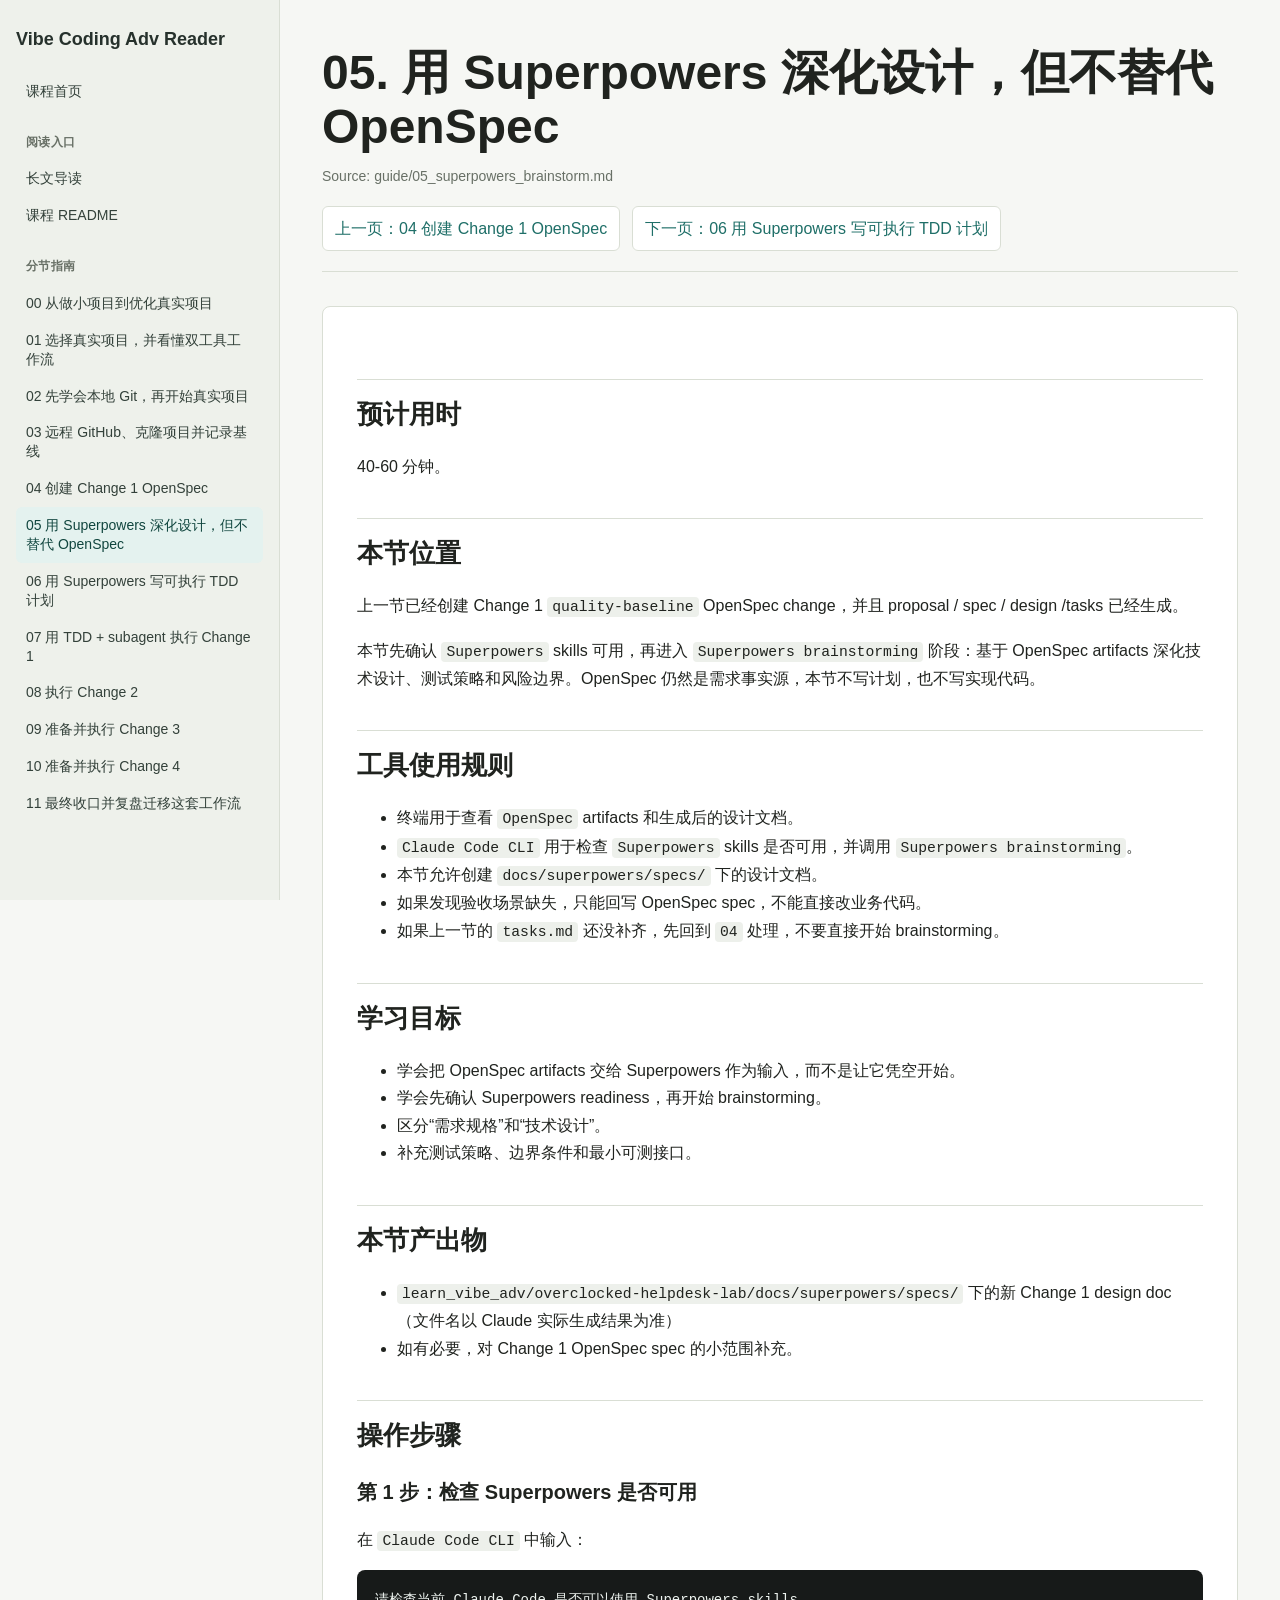
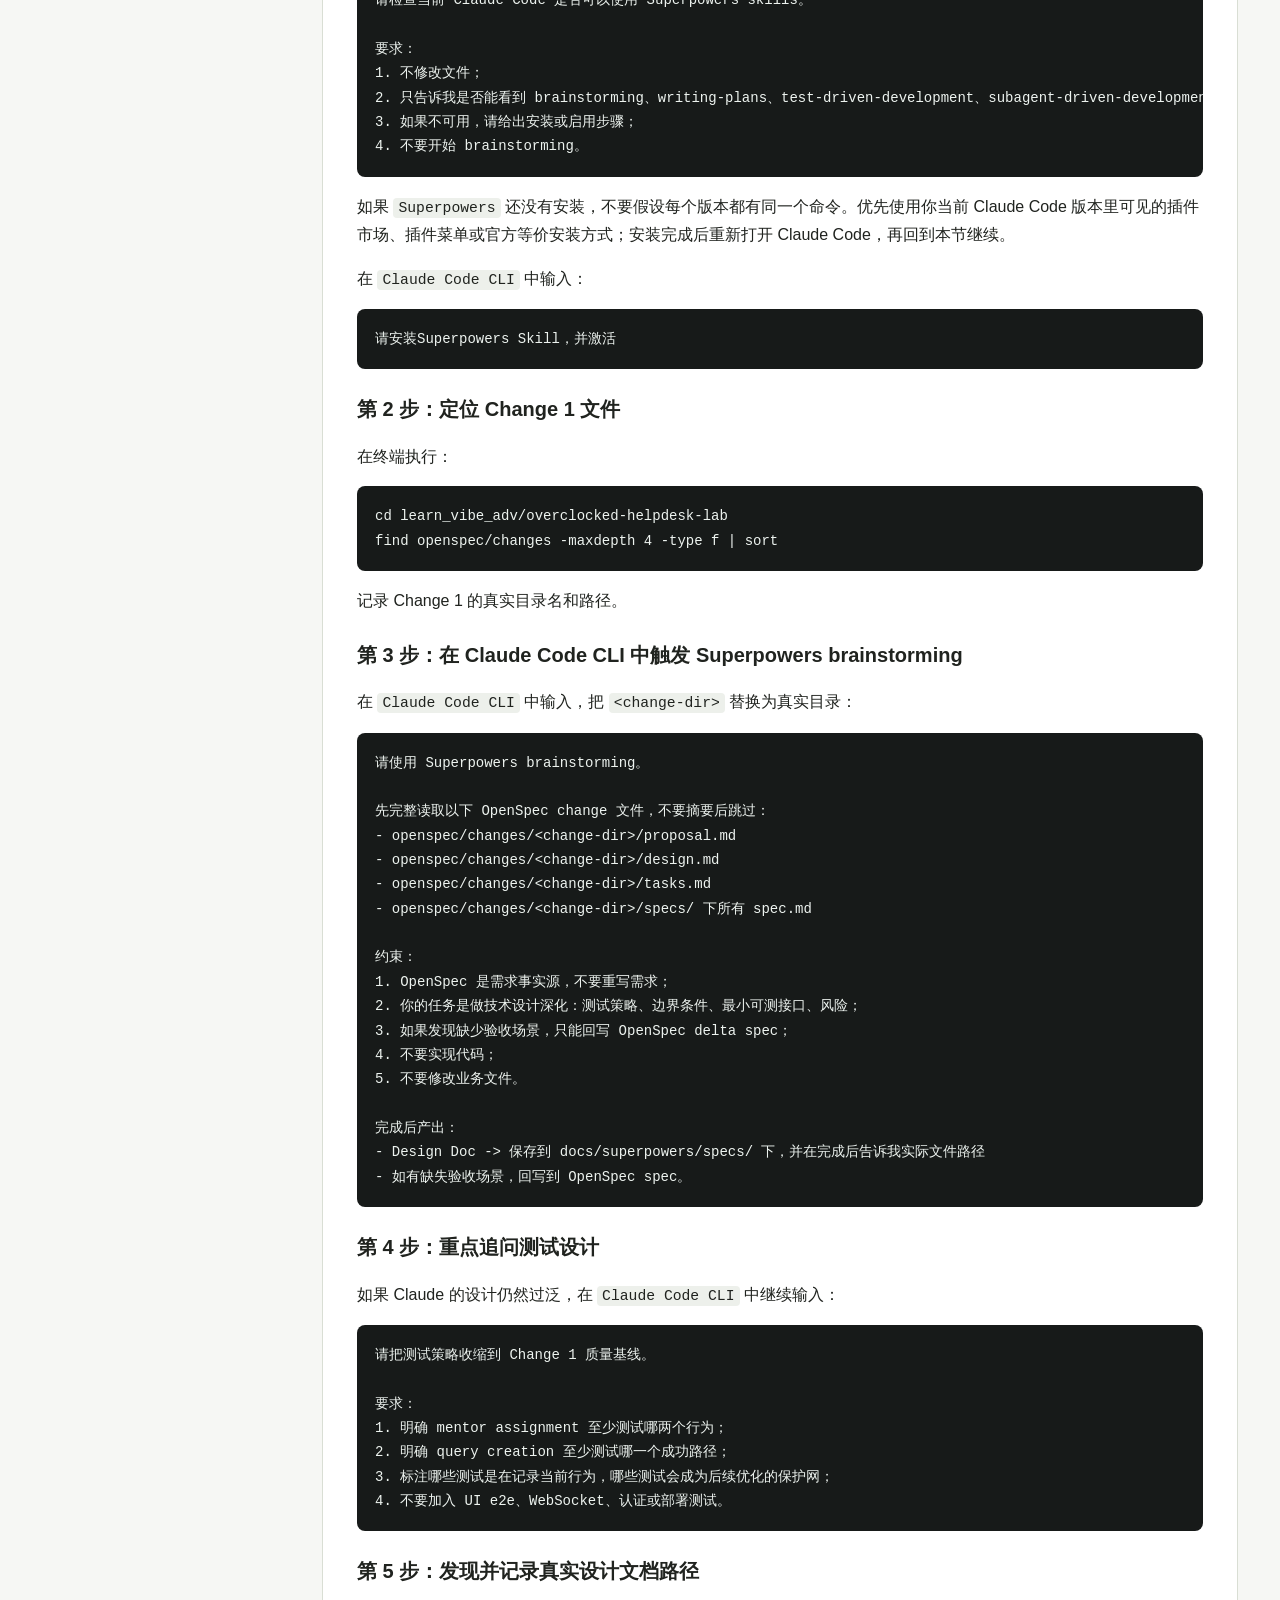
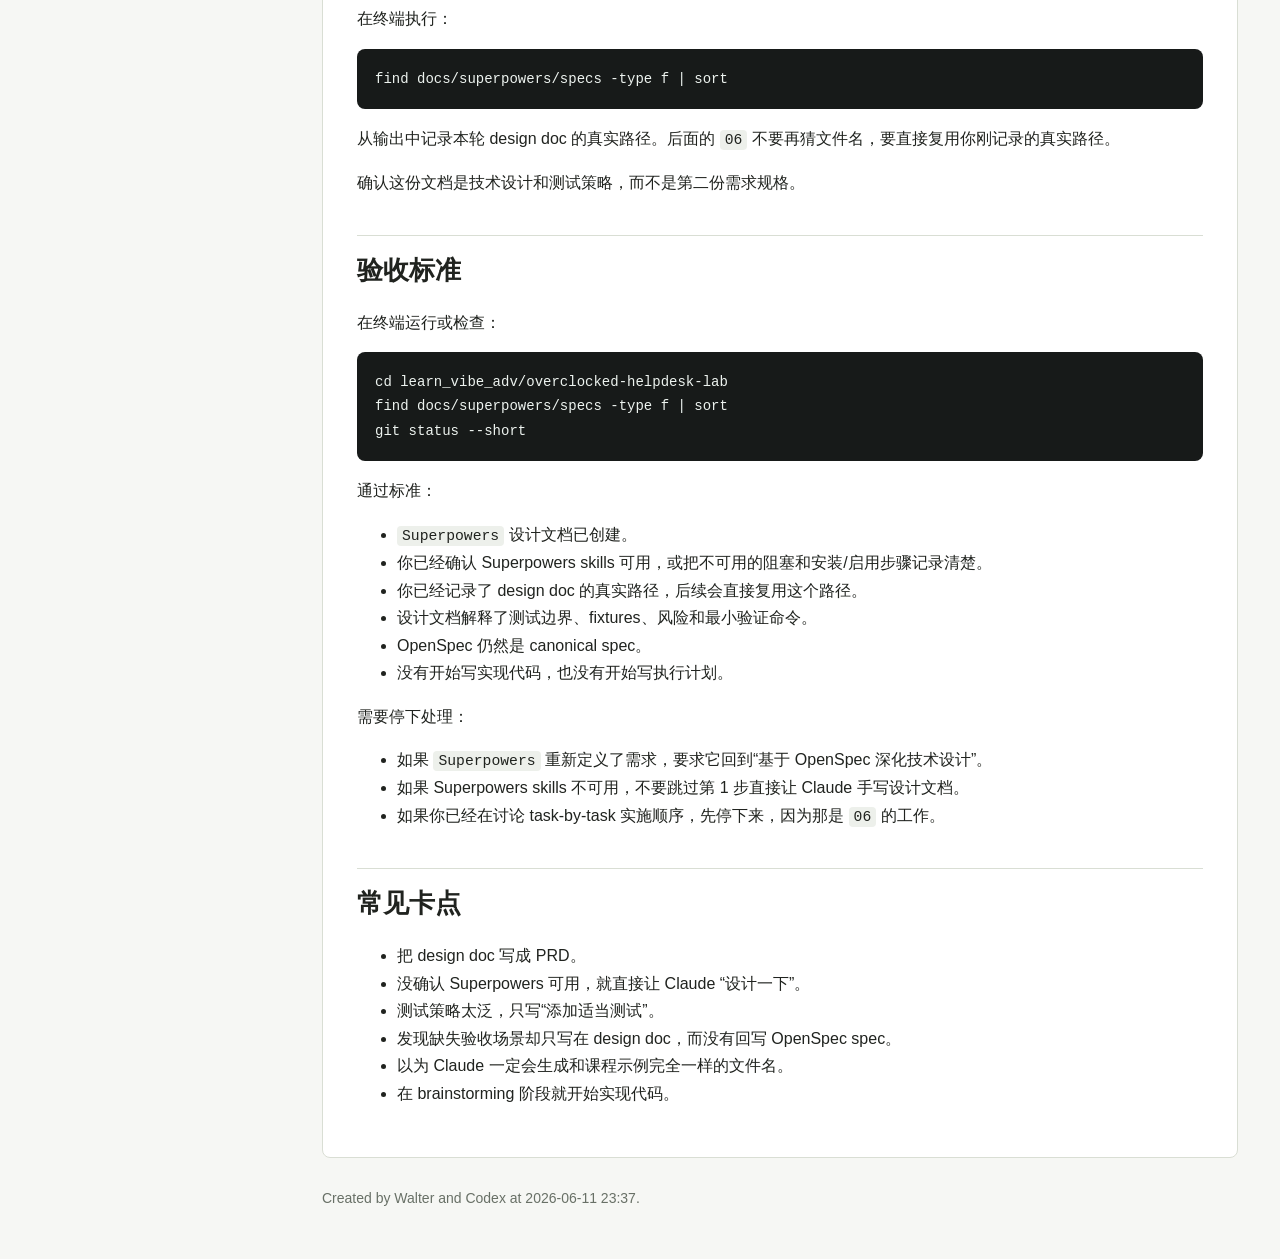
<file: 005html_reader/guide/05_superpowers_brainstorm.html>
<!doctype html>
<html lang="zh-CN">
<head>
  <meta charset="utf-8">
  <meta name="viewport" content="width=device-width, initial-scale=1">
  <title>05. 用 Superpowers 深化设计，但不替代 OpenSpec</title>
  <link rel="stylesheet" href="../assets/styles.css">
</head>
<body>
  <button class="menu-button" type="button" aria-controls="sidebar" aria-expanded="false">目录</button>
  <div class="layout">
    <aside class="sidebar" id="sidebar">
      <div class="brand">Vibe Coding Adv Reader</div>
      <nav><a class="nav-link nav-home" href="../index.html">课程首页</a>
<div class="nav-section">阅读入口</div>
<a class="nav-link " href="../article.html">长文导读</a>
<a class="nav-link " href="README.html">课程 README</a>
<div class="nav-section">分节指南</div>
<a class="nav-link " href="00_overview.html">00 从做小项目到优化真实项目</a>
<a class="nav-link " href="01_repo_selection_and_workflow.html">01 选择真实项目，并看懂双工具工作流</a>
<a class="nav-link " href="02_git_basics.html">02 先学会本地 Git，再开始真实项目</a>
<a class="nav-link " href="03_clone_and_baseline.html">03 远程 GitHub、克隆项目并记录基线</a>
<a class="nav-link " href="04_openspec_proposal.html">04 创建 Change 1 OpenSpec</a>
<a class="nav-link active" href="05_superpowers_brainstorm.html">05 用 Superpowers 深化设计，但不替代 OpenSpec</a>
<a class="nav-link " href="06_superpowers_write_plan.html">06 用 Superpowers 写可执行 TDD 计划</a>
<a class="nav-link " href="07_tdd_subagent_execution.html">07 用 TDD + subagent 执行 Change 1</a>
<a class="nav-link " href="08_slack_notification_bugfix.html">08 执行 Change 2</a>
<a class="nav-link " href="09_dashboard_change.html">09 准备并执行 Change 3</a>
<a class="nav-link " href="10_qr_change.html">10 准备并执行 Change 4</a>
<a class="nav-link " href="11_reflection_and_transfer.html">11 最终收口并复盘迁移这套工作流</a></nav>
    </aside>
    <main class="content">
      <header class="page-header">
        <h1>05. 用 Superpowers 深化设计，但不替代 OpenSpec</h1>
        <div class="source-label">Source: guide/05_superpowers_brainstorm.md</div>
        <nav class="page-links"><a href="04_openspec_proposal.html">上一页：04 创建 Change 1 OpenSpec</a>
<a href="06_superpowers_write_plan.html">下一页：06 用 Superpowers 写可执行 TDD 计划</a></nav>
      </header>
      <article class="markdown-body">
<h2 id="预计用时">预计用时</h2>
<p>40-60 分钟。</p>
<h2 id="本节位置">本节位置</h2>
<p>上一节已经创建 Change 1 <code>quality-baseline</code> OpenSpec change，并且 proposal / spec / design /tasks 已经生成。</p>
<p>本节先确认 <code>Superpowers</code> skills 可用，再进入 <code>Superpowers brainstorming</code> 阶段：基于 OpenSpec artifacts 深化技术设计、测试策略和风险边界。OpenSpec 仍然是需求事实源，本节不写计划，也不写实现代码。</p>
<h2 id="工具使用规则">工具使用规则</h2>
<ul>
<li>终端用于查看 <code>OpenSpec</code> artifacts 和生成后的设计文档。</li>
<li><code>Claude Code CLI</code> 用于检查 <code>Superpowers</code> skills 是否可用，并调用 <code>Superpowers brainstorming</code>。</li>
<li>本节允许创建 <code>docs/superpowers/specs/</code> 下的设计文档。</li>
<li>如果发现验收场景缺失，只能回写 OpenSpec spec，不能直接改业务代码。</li>
<li>如果上一节的 <code>tasks.md</code> 还没补齐，先回到 <code>04</code> 处理，不要直接开始 brainstorming。</li>
</ul>
<h2 id="学习目标">学习目标</h2>
<ul>
<li>学会把 OpenSpec artifacts 交给 Superpowers 作为输入，而不是让它凭空开始。</li>
<li>学会先确认 Superpowers readiness，再开始 brainstorming。</li>
<li>区分“需求规格”和“技术设计”。</li>
<li>补充测试策略、边界条件和最小可测接口。</li>
</ul>
<h2 id="本节产出物">本节产出物</h2>
<ul>
<li><code>learn_vibe_adv/overclocked-helpdesk-lab/docs/superpowers/specs/</code> 下的新 Change 1 design doc（文件名以 Claude 实际生成结果为准）</li>
<li>如有必要，对 Change 1 OpenSpec spec 的小范围补充。</li>
</ul>
<h2 id="操作步骤">操作步骤</h2>
<h3 id="第-1-步-检查-superpowers-是否可用">第 1 步：检查 Superpowers 是否可用</h3>
<p>在 <code>Claude Code CLI</code> 中输入：</p>
<pre><code class="language-text">请检查当前 Claude Code 是否可以使用 Superpowers skills。

要求：
1. 不修改文件；
2. 只告诉我是否能看到 brainstorming、writing-plans、test-driven-development、subagent-driven-development、finishing-a-development-branch；
3. 如果不可用，请给出安装或启用步骤；
4. 不要开始 brainstorming。
</code></pre>
<p>如果 <code>Superpowers</code> 还没有安装，不要假设每个版本都有同一个命令。优先使用你当前 Claude Code 版本里可见的插件市场、插件菜单或官方等价安装方式；安装完成后重新打开 Claude Code，再回到本节继续。</p>
<p>在 <code>Claude Code CLI</code> 中输入：</p>
<pre><code class="language-text">请安装Superpowers Skill，并激活
</code></pre>
<h3 id="第-2-步-定位-change-1-文件">第 2 步：定位 Change 1 文件</h3>
<p>在终端执行：</p>
<pre><code class="language-bash">cd learn_vibe_adv/overclocked-helpdesk-lab
find openspec/changes -maxdepth 4 -type f | sort
</code></pre>
<p>记录 Change 1 的真实目录名和路径。</p>
<h3 id="第-3-步-在-claude-code-cli-中触发-superpowers-brainstorming">第 3 步：在 Claude Code CLI 中触发 Superpowers brainstorming</h3>
<p>在 <code>Claude Code CLI</code> 中输入，把 <code>&lt;change-dir&gt;</code> 替换为真实目录：</p>
<pre><code class="language-text">请使用 Superpowers brainstorming。

先完整读取以下 OpenSpec change 文件，不要摘要后跳过：
- openspec/changes/&lt;change-dir&gt;/proposal.md
- openspec/changes/&lt;change-dir&gt;/design.md
- openspec/changes/&lt;change-dir&gt;/tasks.md
- openspec/changes/&lt;change-dir&gt;/specs/ 下所有 spec.md

约束：
1. OpenSpec 是需求事实源，不要重写需求；
2. 你的任务是做技术设计深化：测试策略、边界条件、最小可测接口、风险；
3. 如果发现缺少验收场景，只能回写 OpenSpec delta spec；
4. 不要实现代码；
5. 不要修改业务文件。

完成后产出：
- Design Doc -&gt; 保存到 docs/superpowers/specs/ 下，并在完成后告诉我实际文件路径
- 如有缺失验收场景，回写到 OpenSpec spec。
</code></pre>
<h3 id="第-4-步-重点追问测试设计">第 4 步：重点追问测试设计</h3>
<p>如果 Claude 的设计仍然过泛，在 <code>Claude Code CLI</code> 中继续输入：</p>
<pre><code class="language-text">请把测试策略收缩到 Change 1 质量基线。

要求：
1. 明确 mentor assignment 至少测试哪两个行为；
2. 明确 query creation 至少测试哪一个成功路径；
3. 标注哪些测试是在记录当前行为，哪些测试会成为后续优化的保护网；
4. 不要加入 UI e2e、WebSocket、认证或部署测试。
</code></pre>
<h3 id="第-5-步-发现并记录真实设计文档路径">第 5 步：发现并记录真实设计文档路径</h3>
<p>在终端执行：</p>
<pre><code class="language-bash">find docs/superpowers/specs -type f | sort
</code></pre>
<p>从输出中记录本轮 design doc 的真实路径。后面的 <code>06</code> 不要再猜文件名，要直接复用你刚记录的真实路径。</p>
<p>确认这份文档是技术设计和测试策略，而不是第二份需求规格。</p>
<h2 id="验收标准">验收标准</h2>
<p>在终端运行或检查：</p>
<pre><code class="language-bash">cd learn_vibe_adv/overclocked-helpdesk-lab
find docs/superpowers/specs -type f | sort
git status --short
</code></pre>
<p>通过标准：</p>
<ul>
<li><code>Superpowers</code> 设计文档已创建。</li>
<li>你已经确认 Superpowers skills 可用，或把不可用的阻塞和安装/启用步骤记录清楚。</li>
<li>你已经记录了 design doc 的真实路径，后续会直接复用这个路径。</li>
<li>设计文档解释了测试边界、fixtures、风险和最小验证命令。</li>
<li>OpenSpec 仍然是 canonical spec。</li>
<li>没有开始写实现代码，也没有开始写执行计划。</li>
</ul>
<p>需要停下处理：</p>
<ul>
<li>如果 <code>Superpowers</code> 重新定义了需求，要求它回到“基于 OpenSpec 深化技术设计”。</li>
<li>如果 Superpowers skills 不可用，不要跳过第 1 步直接让 Claude 手写设计文档。</li>
<li>如果你已经在讨论 task-by-task 实施顺序，先停下来，因为那是 <code>06</code> 的工作。</li>
</ul>
<h2 id="常见卡点">常见卡点</h2>
<ul>
<li>把 design doc 写成 PRD。</li>
<li>没确认 Superpowers 可用，就直接让 Claude “设计一下”。</li>
<li>测试策略太泛，只写“添加适当测试”。</li>
<li>发现缺失验收场景却只写在 design doc，而没有回写 OpenSpec spec。</li>
<li>以为 Claude 一定会生成和课程示例完全一样的文件名。</li>
<li>在 brainstorming 阶段就开始实现代码。</li>
</ul>

      </article>
      <footer class="footer">Created by Walter and Codex at 2026-06-11 23:37.</footer>
    </main>
  </div>
  <script src="../assets/reader.js"></script>
</body>
</html>
</file>
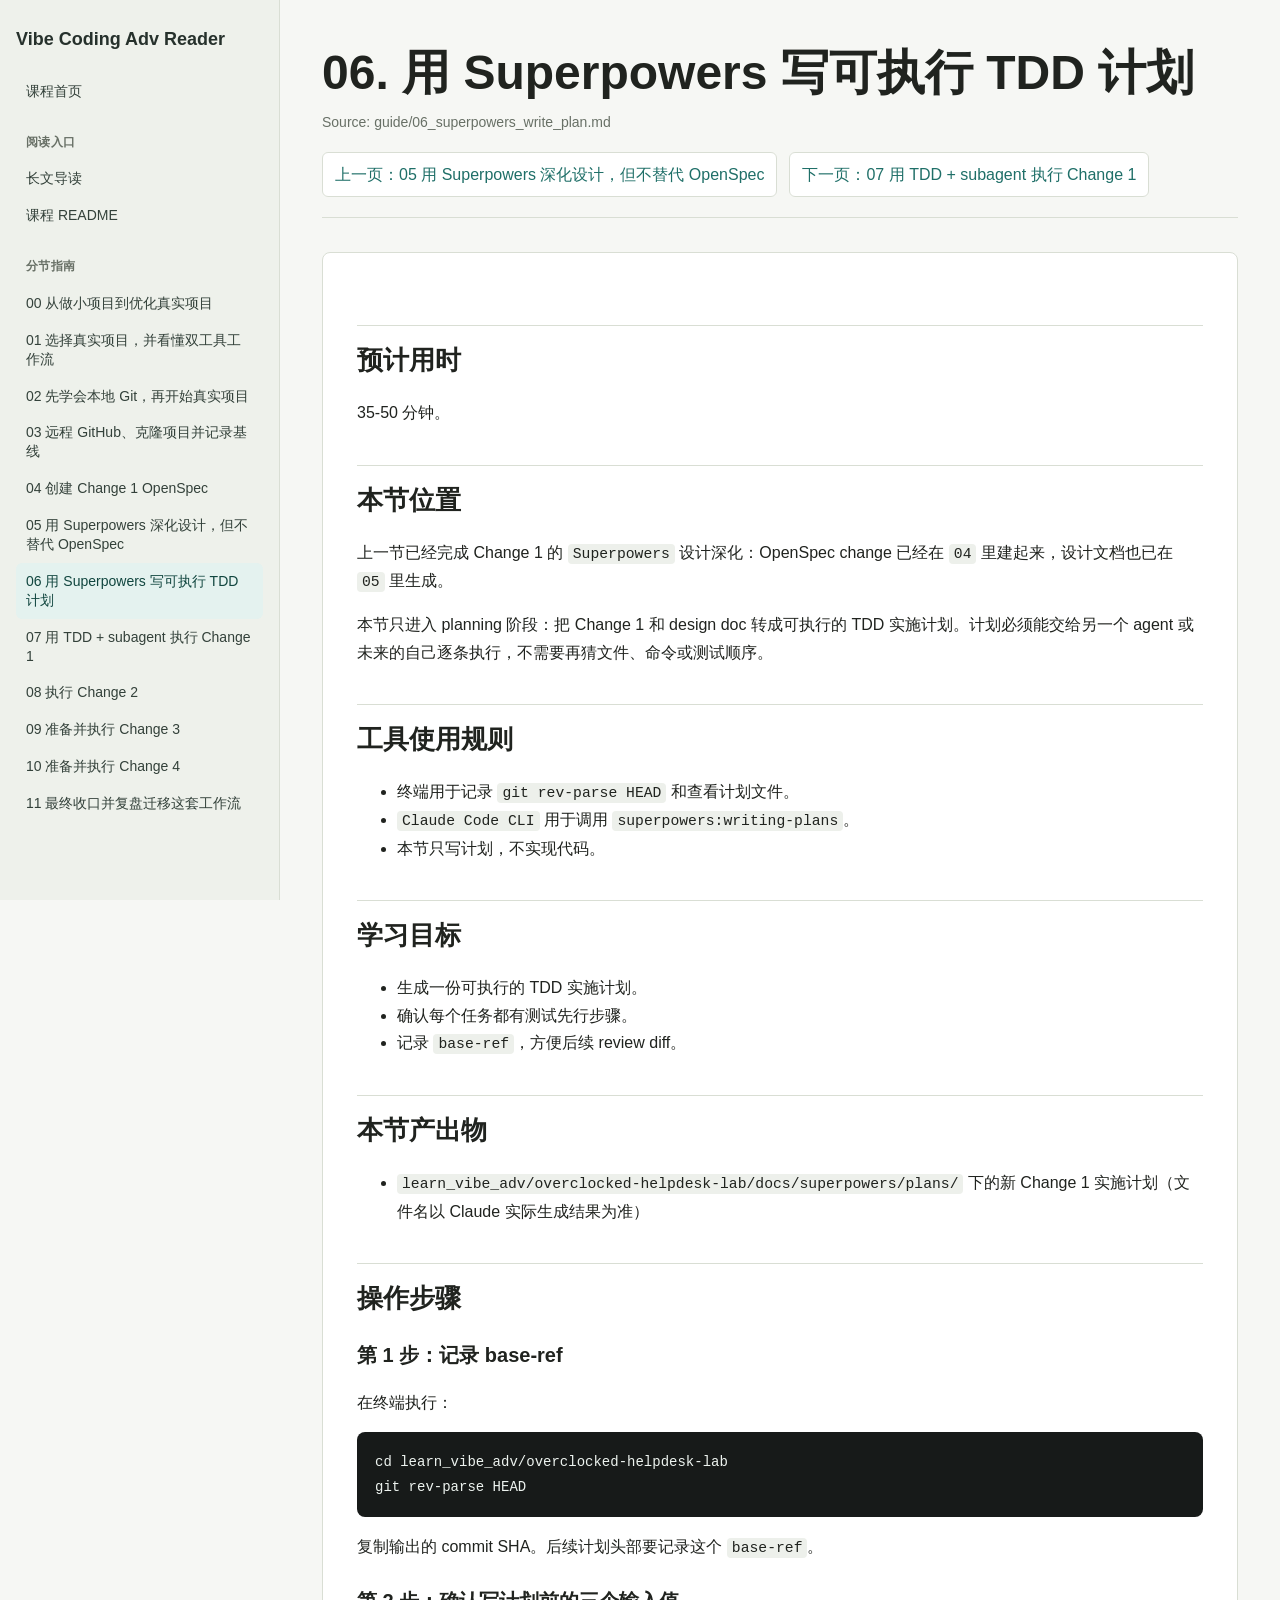
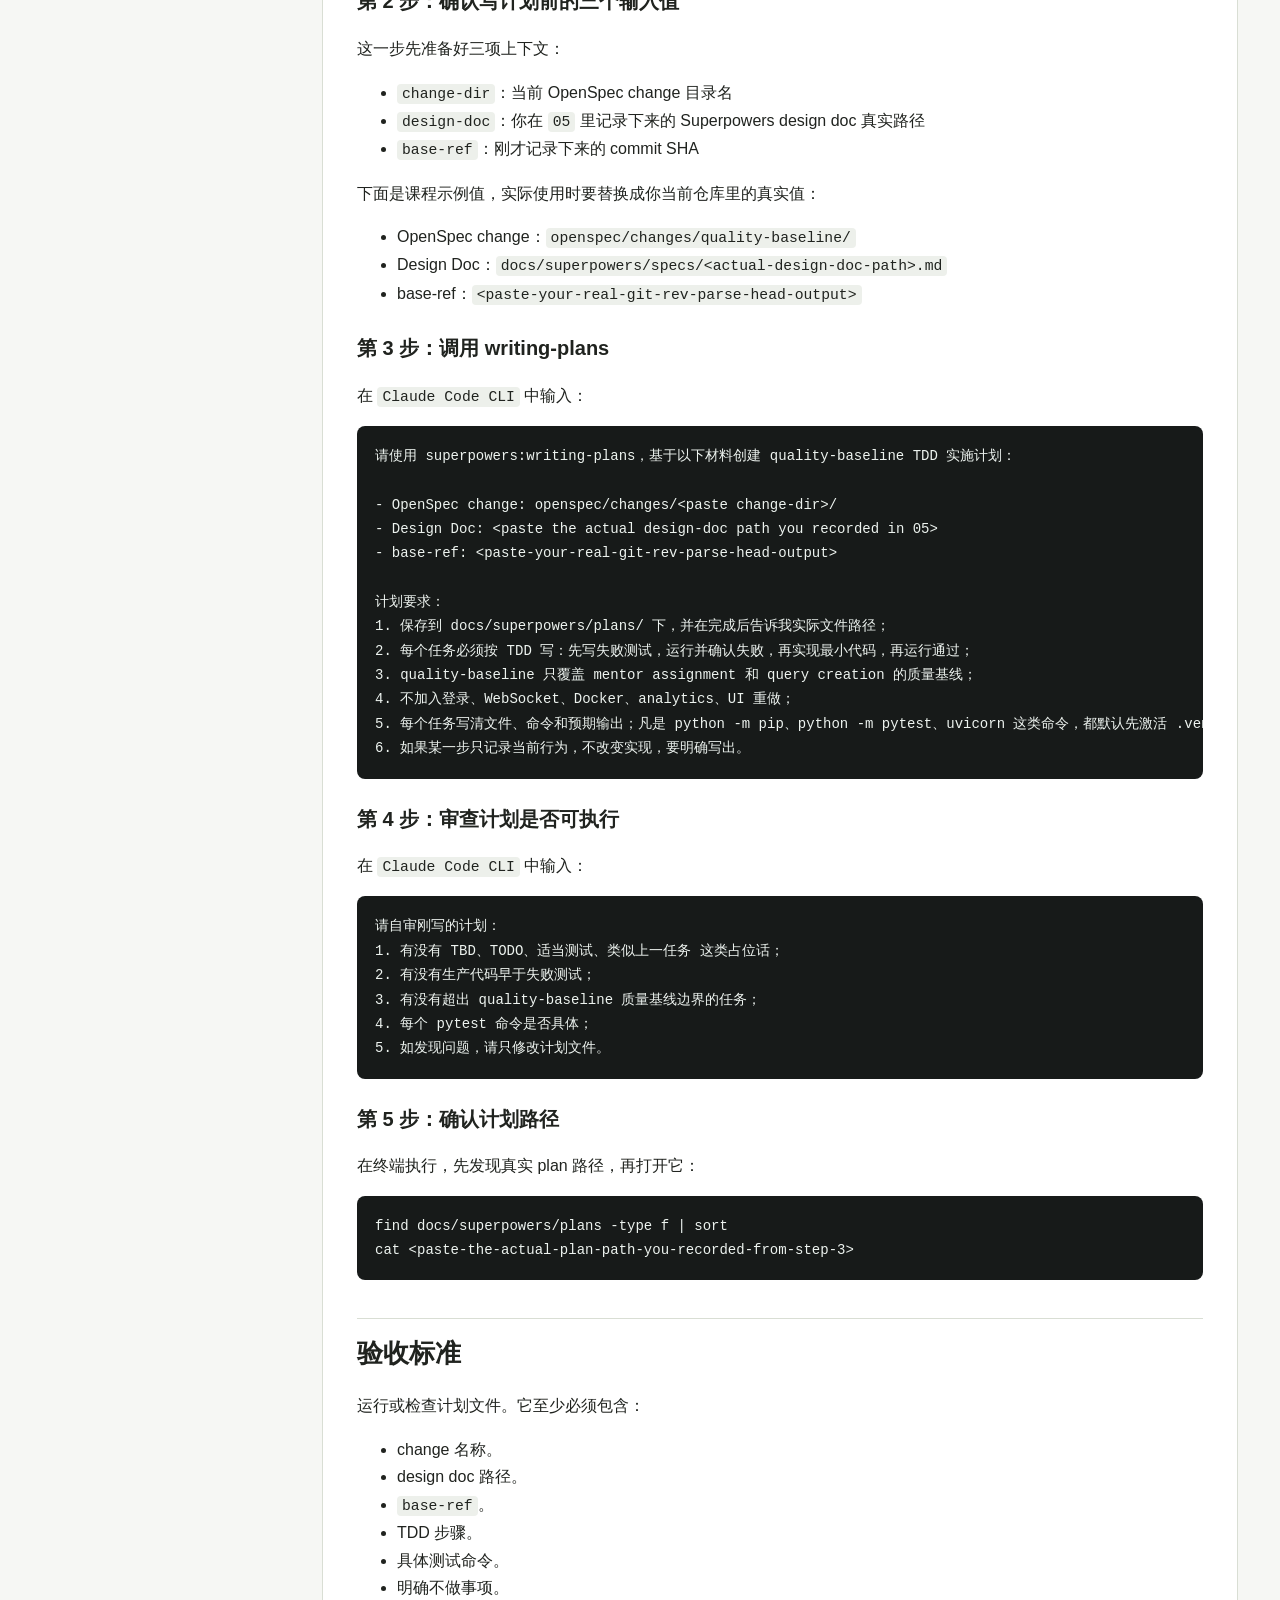
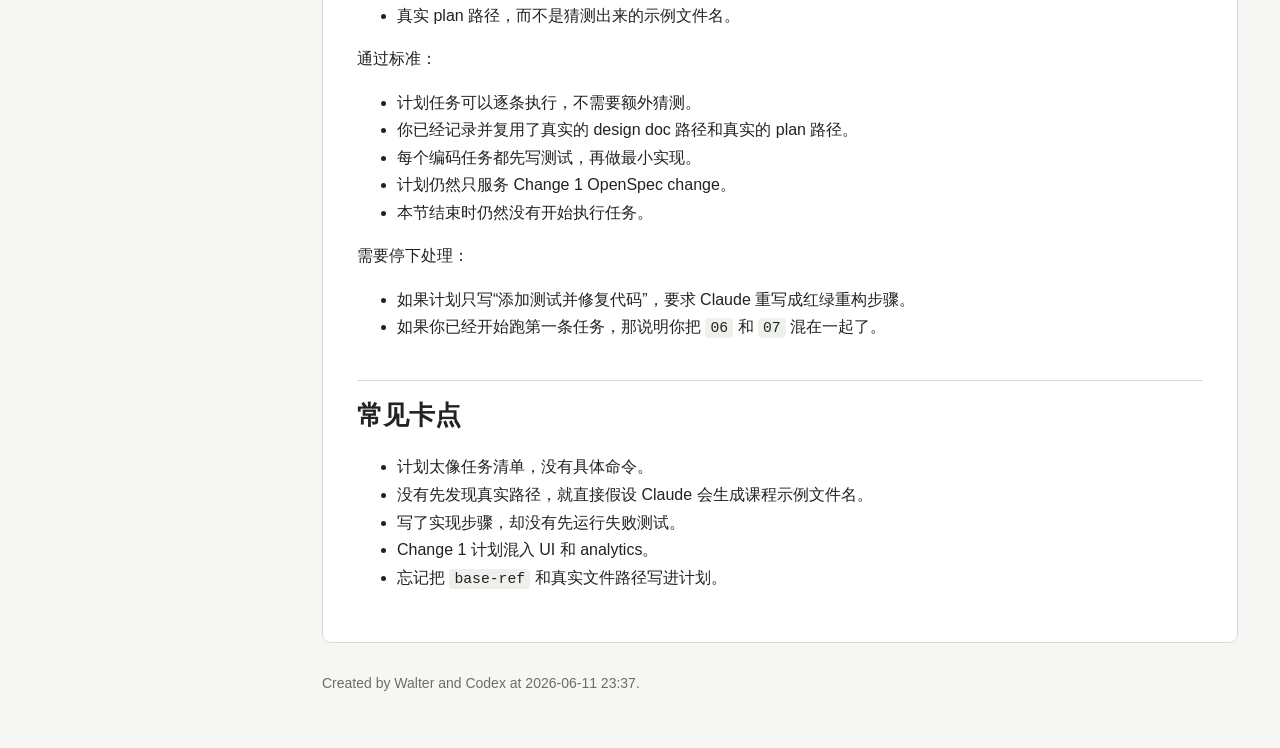
<file: 005html_reader/guide/06_superpowers_write_plan.html>
<!doctype html>
<html lang="zh-CN">
<head>
  <meta charset="utf-8">
  <meta name="viewport" content="width=device-width, initial-scale=1">
  <title>06. 用 Superpowers 写可执行 TDD 计划</title>
  <link rel="stylesheet" href="../assets/styles.css">
</head>
<body>
  <button class="menu-button" type="button" aria-controls="sidebar" aria-expanded="false">目录</button>
  <div class="layout">
    <aside class="sidebar" id="sidebar">
      <div class="brand">Vibe Coding Adv Reader</div>
      <nav><a class="nav-link nav-home" href="../index.html">课程首页</a>
<div class="nav-section">阅读入口</div>
<a class="nav-link " href="../article.html">长文导读</a>
<a class="nav-link " href="README.html">课程 README</a>
<div class="nav-section">分节指南</div>
<a class="nav-link " href="00_overview.html">00 从做小项目到优化真实项目</a>
<a class="nav-link " href="01_repo_selection_and_workflow.html">01 选择真实项目，并看懂双工具工作流</a>
<a class="nav-link " href="02_git_basics.html">02 先学会本地 Git，再开始真实项目</a>
<a class="nav-link " href="03_clone_and_baseline.html">03 远程 GitHub、克隆项目并记录基线</a>
<a class="nav-link " href="04_openspec_proposal.html">04 创建 Change 1 OpenSpec</a>
<a class="nav-link " href="05_superpowers_brainstorm.html">05 用 Superpowers 深化设计，但不替代 OpenSpec</a>
<a class="nav-link active" href="06_superpowers_write_plan.html">06 用 Superpowers 写可执行 TDD 计划</a>
<a class="nav-link " href="07_tdd_subagent_execution.html">07 用 TDD + subagent 执行 Change 1</a>
<a class="nav-link " href="08_slack_notification_bugfix.html">08 执行 Change 2</a>
<a class="nav-link " href="09_dashboard_change.html">09 准备并执行 Change 3</a>
<a class="nav-link " href="10_qr_change.html">10 准备并执行 Change 4</a>
<a class="nav-link " href="11_reflection_and_transfer.html">11 最终收口并复盘迁移这套工作流</a></nav>
    </aside>
    <main class="content">
      <header class="page-header">
        <h1>06. 用 Superpowers 写可执行 TDD 计划</h1>
        <div class="source-label">Source: guide/06_superpowers_write_plan.md</div>
        <nav class="page-links"><a href="05_superpowers_brainstorm.html">上一页：05 用 Superpowers 深化设计，但不替代 OpenSpec</a>
<a href="07_tdd_subagent_execution.html">下一页：07 用 TDD + subagent 执行 Change 1</a></nav>
      </header>
      <article class="markdown-body">
<h2 id="预计用时">预计用时</h2>
<p>35-50 分钟。</p>
<h2 id="本节位置">本节位置</h2>
<p>上一节已经完成 Change 1 的 <code>Superpowers</code> 设计深化：OpenSpec change 已经在 <code>04</code> 里建起来，设计文档也已在 <code>05</code> 里生成。</p>
<p>本节只进入 planning 阶段：把 Change 1 和 design doc 转成可执行的 TDD 实施计划。计划必须能交给另一个 agent 或未来的自己逐条执行，不需要再猜文件、命令或测试顺序。</p>
<h2 id="工具使用规则">工具使用规则</h2>
<ul>
<li>终端用于记录 <code>git rev-parse HEAD</code> 和查看计划文件。</li>
<li><code>Claude Code CLI</code> 用于调用 <code>superpowers:writing-plans</code>。</li>
<li>本节只写计划，不实现代码。</li>
</ul>
<h2 id="学习目标">学习目标</h2>
<ul>
<li>生成一份可执行的 TDD 实施计划。</li>
<li>确认每个任务都有测试先行步骤。</li>
<li>记录 <code>base-ref</code>，方便后续 review diff。</li>
</ul>
<h2 id="本节产出物">本节产出物</h2>
<ul>
<li><code>learn_vibe_adv/overclocked-helpdesk-lab/docs/superpowers/plans/</code> 下的新 Change 1 实施计划（文件名以 Claude 实际生成结果为准）</li>
</ul>
<h2 id="操作步骤">操作步骤</h2>
<h3 id="第-1-步-记录-base-ref">第 1 步：记录 base-ref</h3>
<p>在终端执行：</p>
<pre><code class="language-bash">cd learn_vibe_adv/overclocked-helpdesk-lab
git rev-parse HEAD
</code></pre>
<p>复制输出的 commit SHA。后续计划头部要记录这个 <code>base-ref</code>。</p>
<h3 id="第-2-步-确认写计划前的三个输入值">第 2 步：确认写计划前的三个输入值</h3>
<p>这一步先准备好三项上下文：</p>
<ul>
<li><code>change-dir</code>：当前 OpenSpec change 目录名</li>
<li><code>design-doc</code>：你在 <code>05</code> 里记录下来的 Superpowers design doc 真实路径</li>
<li><code>base-ref</code>：刚才记录下来的 commit SHA</li>
</ul>
<p>下面是课程示例值，实际使用时要替换成你当前仓库里的真实值：</p>
<ul>
<li>OpenSpec change：<code>openspec/changes/quality-baseline/</code></li>
<li>Design Doc：<code>docs/superpowers/specs/&lt;actual-design-doc-path&gt;.md</code></li>
<li>base-ref：<code>&lt;paste-your-real-git-rev-parse-head-output&gt;</code></li>
</ul>
<h3 id="第-3-步-调用-writing-plans">第 3 步：调用 writing-plans</h3>
<p>在 <code>Claude Code CLI</code> 中输入：</p>
<pre><code class="language-text">请使用 superpowers:writing-plans，基于以下材料创建 quality-baseline TDD 实施计划：

- OpenSpec change: openspec/changes/&lt;paste change-dir&gt;/
- Design Doc: &lt;paste the actual design-doc path you recorded in 05&gt;
- base-ref: &lt;paste-your-real-git-rev-parse-head-output&gt;

计划要求：
1. 保存到 docs/superpowers/plans/ 下，并在完成后告诉我实际文件路径；
2. 每个任务必须按 TDD 写：先写失败测试，运行并确认失败，再实现最小代码，再运行通过；
3. quality-baseline 只覆盖 mentor assignment 和 query creation 的质量基线；
4. 不加入登录、WebSocket、Docker、analytics、UI 重做；
5. 每个任务写清文件、命令和预期输出；凡是 python -m pip、python -m pytest、uvicorn 这类命令，都默认先激活 .venv；
6. 如果某一步只记录当前行为，不改变实现，要明确写出。
</code></pre>
<h3 id="第-4-步-审查计划是否可执行">第 4 步：审查计划是否可执行</h3>
<p>在 <code>Claude Code CLI</code> 中输入：</p>
<pre><code class="language-text">请自审刚写的计划：
1. 有没有 TBD、TODO、适当测试、类似上一任务 这类占位话；
2. 有没有生产代码早于失败测试；
3. 有没有超出 quality-baseline 质量基线边界的任务；
4. 每个 pytest 命令是否具体；
5. 如发现问题，请只修改计划文件。
</code></pre>
<h3 id="第-5-步-确认计划路径">第 5 步：确认计划路径</h3>
<p>在终端执行，先发现真实 plan 路径，再打开它：</p>
<pre><code class="language-bash">find docs/superpowers/plans -type f | sort
cat &lt;paste-the-actual-plan-path-you-recorded-from-step-3&gt;
</code></pre>
<h2 id="验收标准">验收标准</h2>
<p>运行或检查计划文件。它至少必须包含：</p>
<ul>
<li>change 名称。</li>
<li>design doc 路径。</li>
<li><code>base-ref</code>。</li>
<li>TDD 步骤。</li>
<li>具体测试命令。</li>
<li>明确不做事项。</li>
<li>真实 plan 路径，而不是猜测出来的示例文件名。</li>
</ul>
<p>通过标准：</p>
<ul>
<li>计划任务可以逐条执行，不需要额外猜测。</li>
<li>你已经记录并复用了真实的 design doc 路径和真实的 plan 路径。</li>
<li>每个编码任务都先写测试，再做最小实现。</li>
<li>计划仍然只服务 Change 1 OpenSpec change。</li>
<li>本节结束时仍然没有开始执行任务。</li>
</ul>
<p>需要停下处理：</p>
<ul>
<li>如果计划只写“添加测试并修复代码”，要求 Claude 重写成红绿重构步骤。</li>
<li>如果你已经开始跑第一条任务，那说明你把 <code>06</code> 和 <code>07</code> 混在一起了。</li>
</ul>
<h2 id="常见卡点">常见卡点</h2>
<ul>
<li>计划太像任务清单，没有具体命令。</li>
<li>没有先发现真实路径，就直接假设 Claude 会生成课程示例文件名。</li>
<li>写了实现步骤，却没有先运行失败测试。</li>
<li>Change 1 计划混入 UI 和 analytics。</li>
<li>忘记把 <code>base-ref</code> 和真实文件路径写进计划。</li>
</ul>

      </article>
      <footer class="footer">Created by Walter and Codex at 2026-06-11 23:37.</footer>
    </main>
  </div>
  <script src="../assets/reader.js"></script>
</body>
</html>
</file>
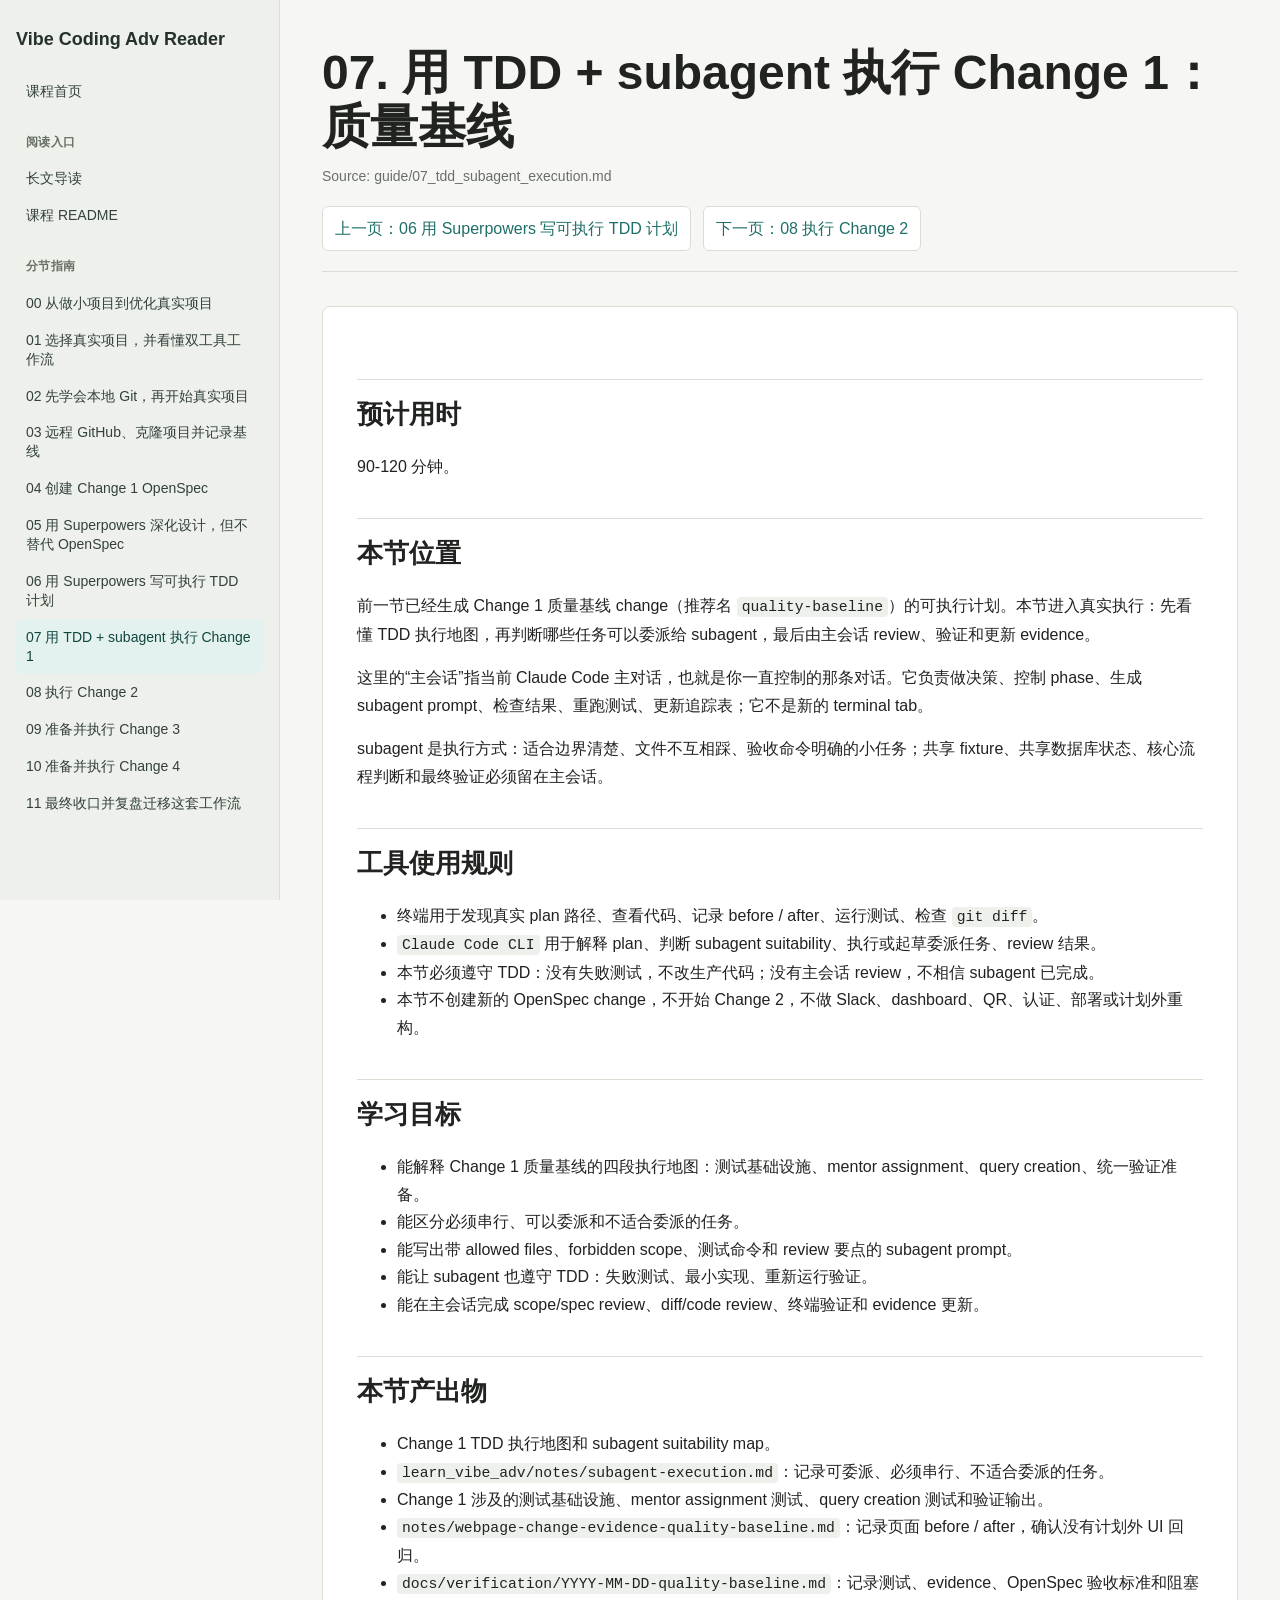
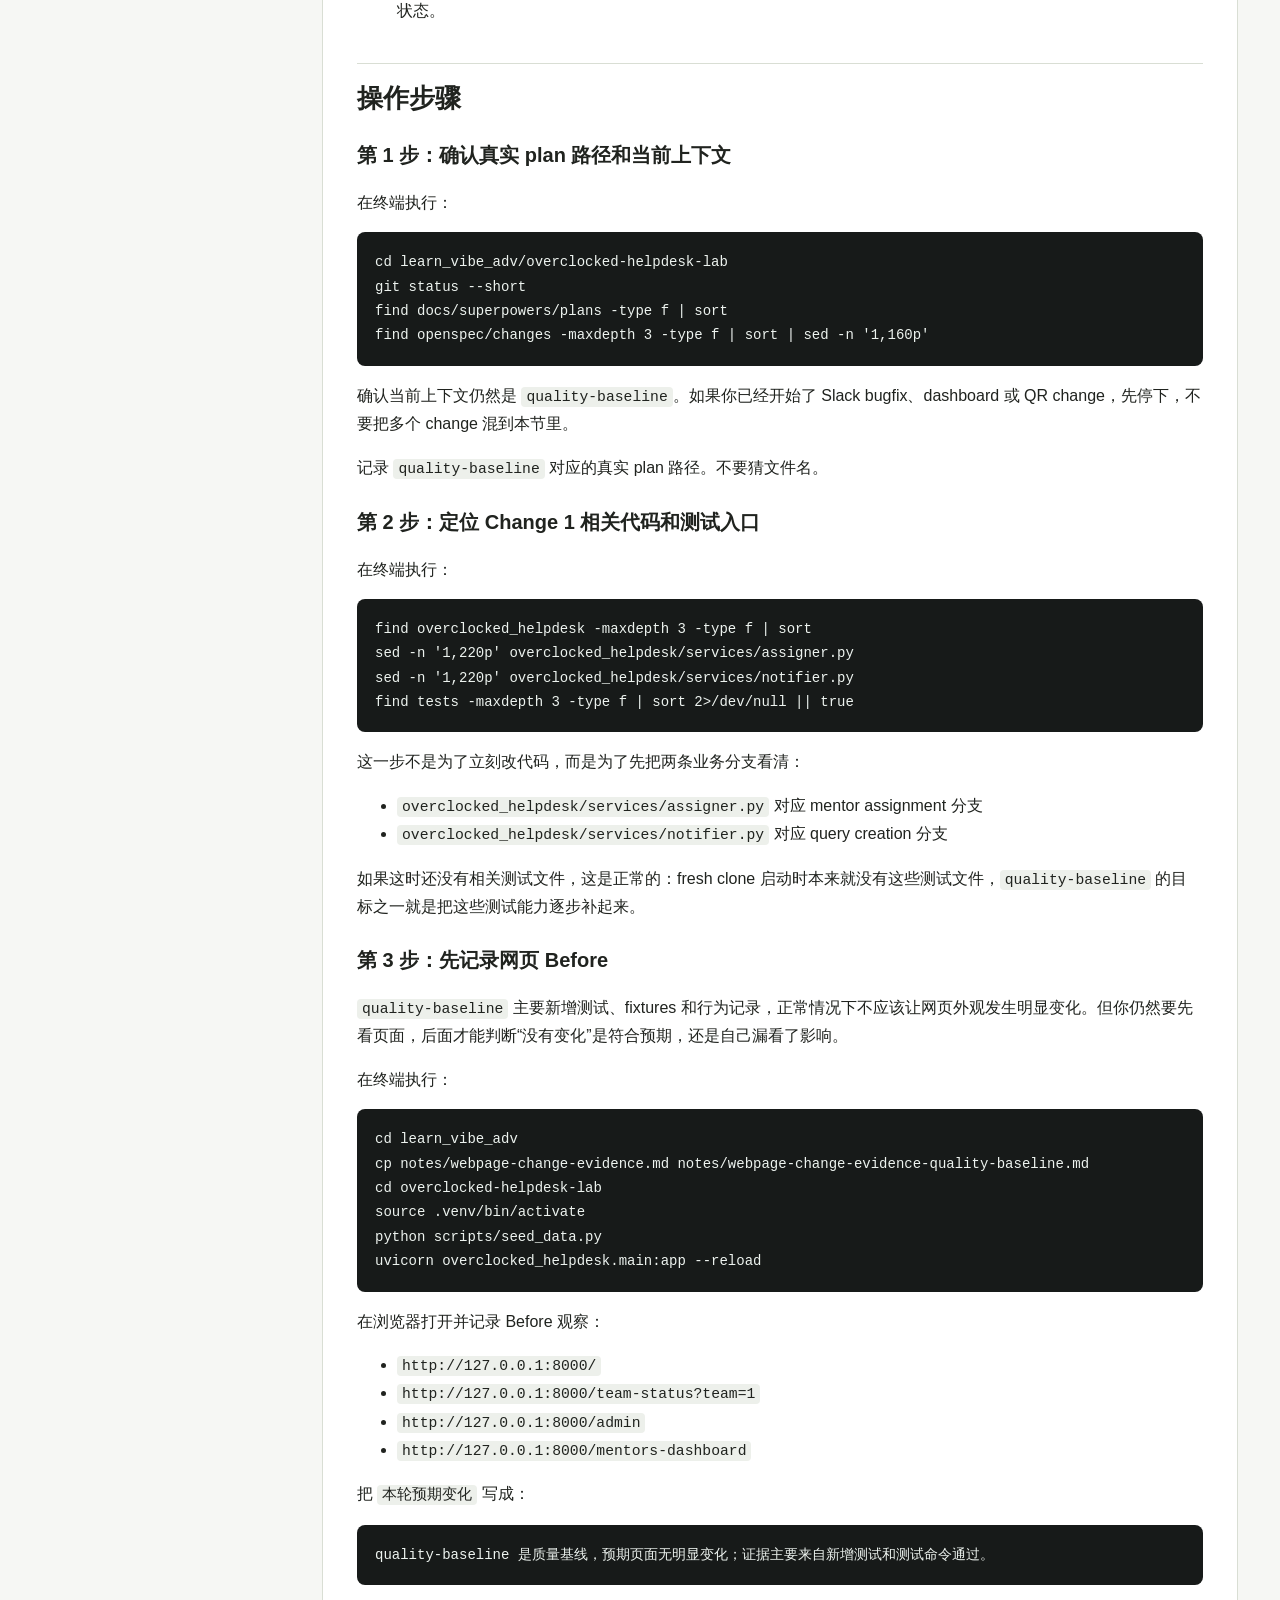
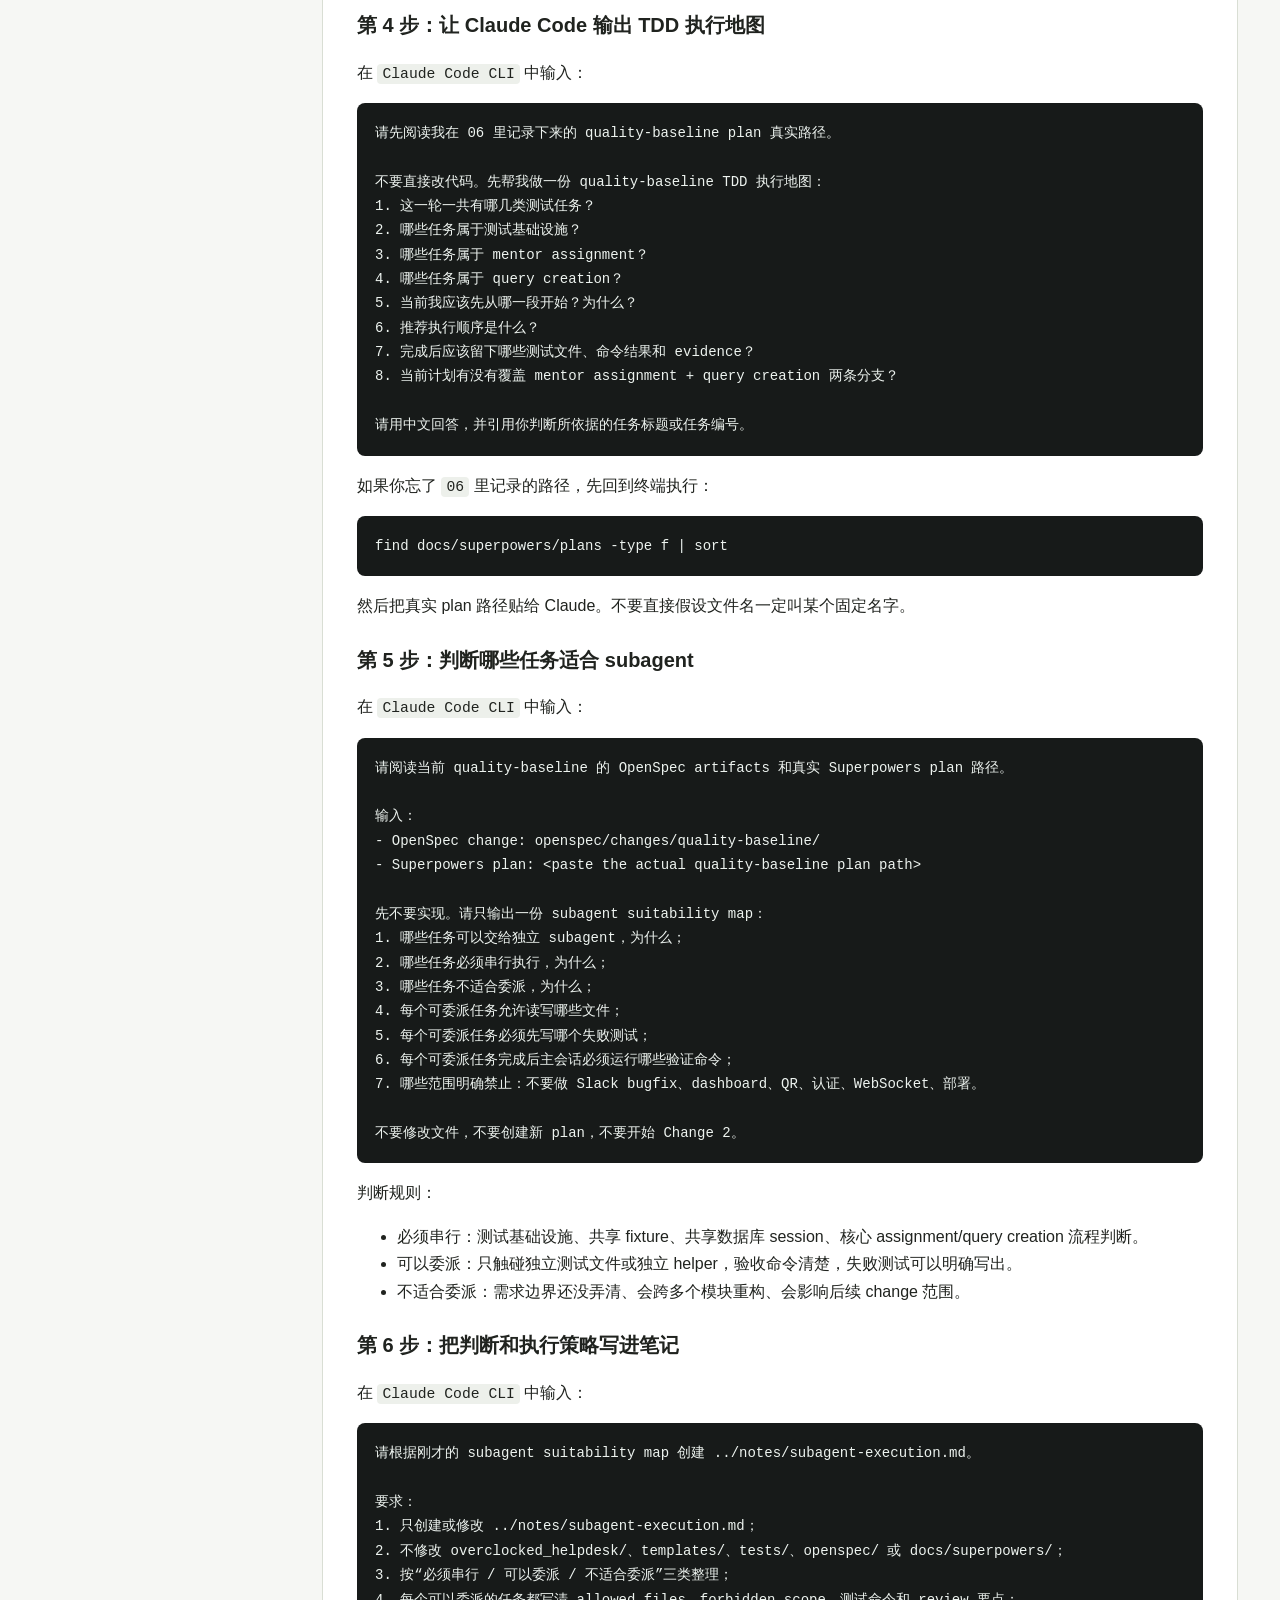
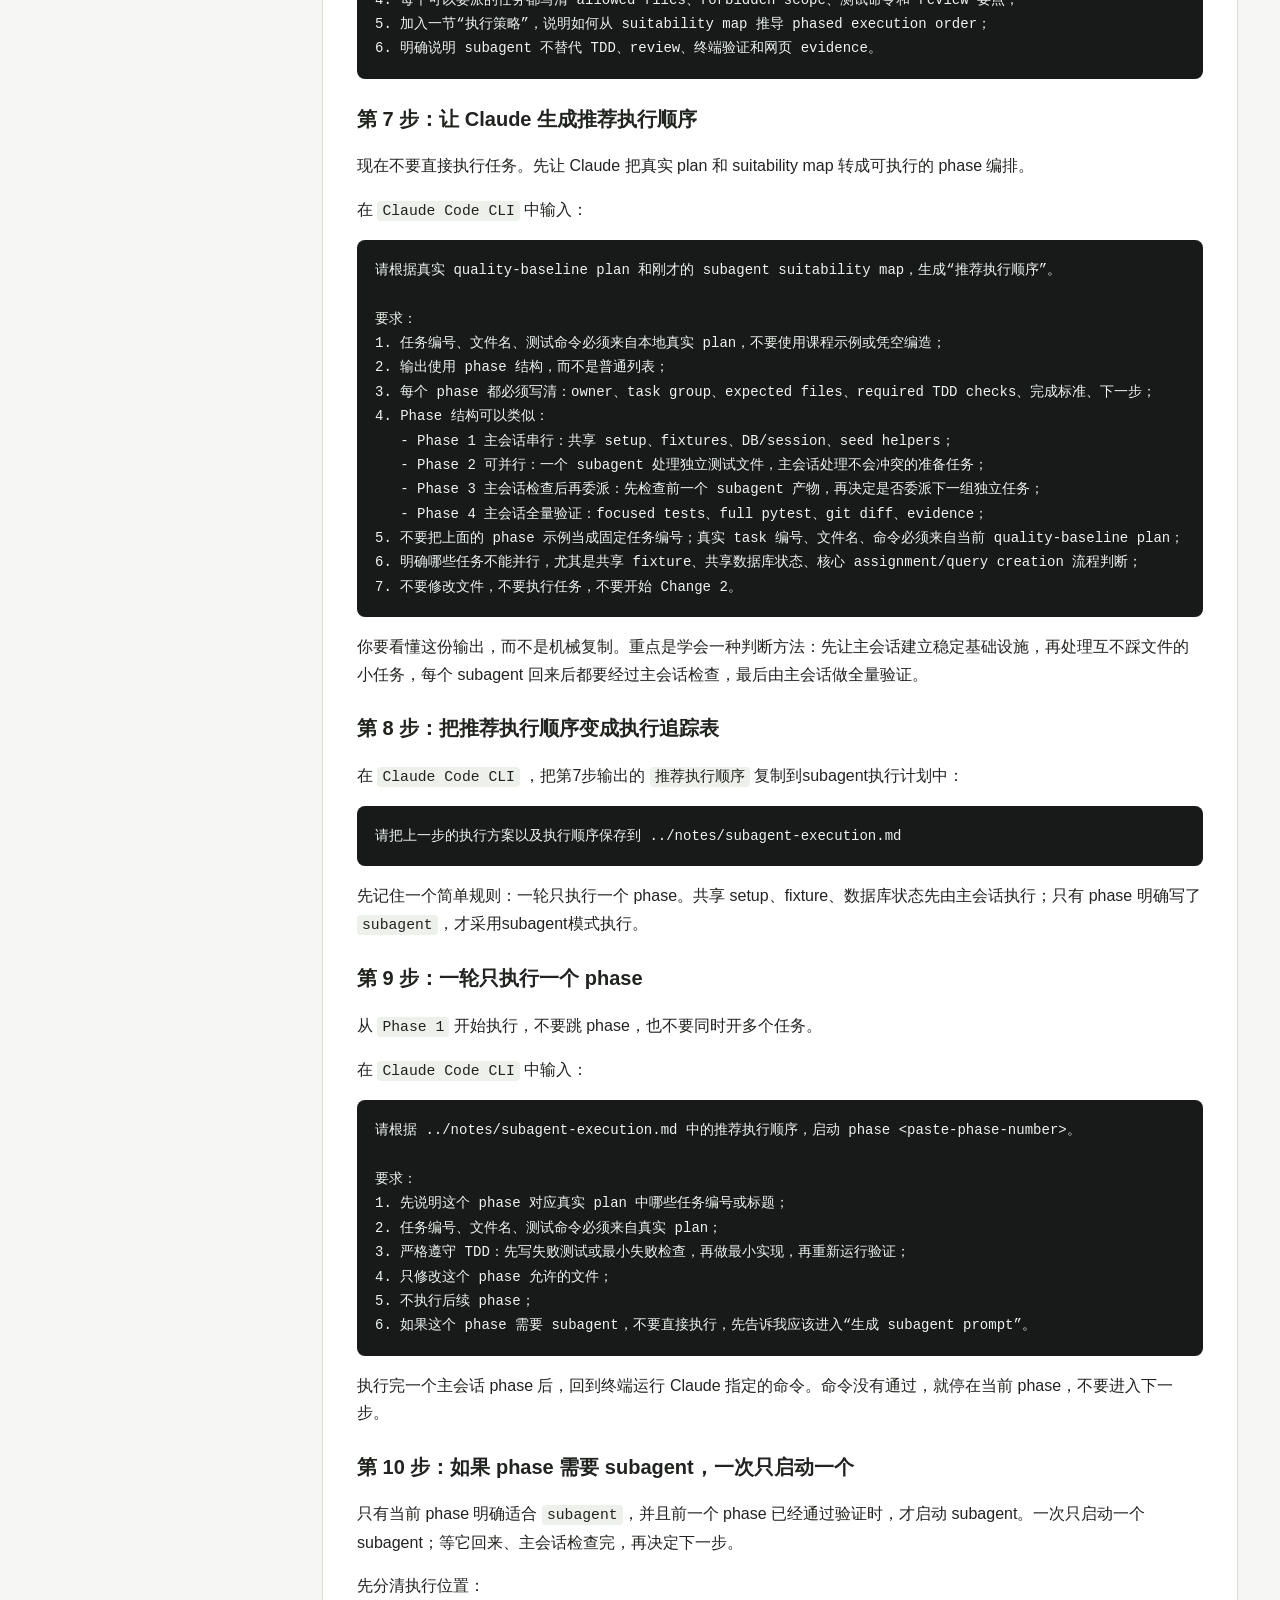
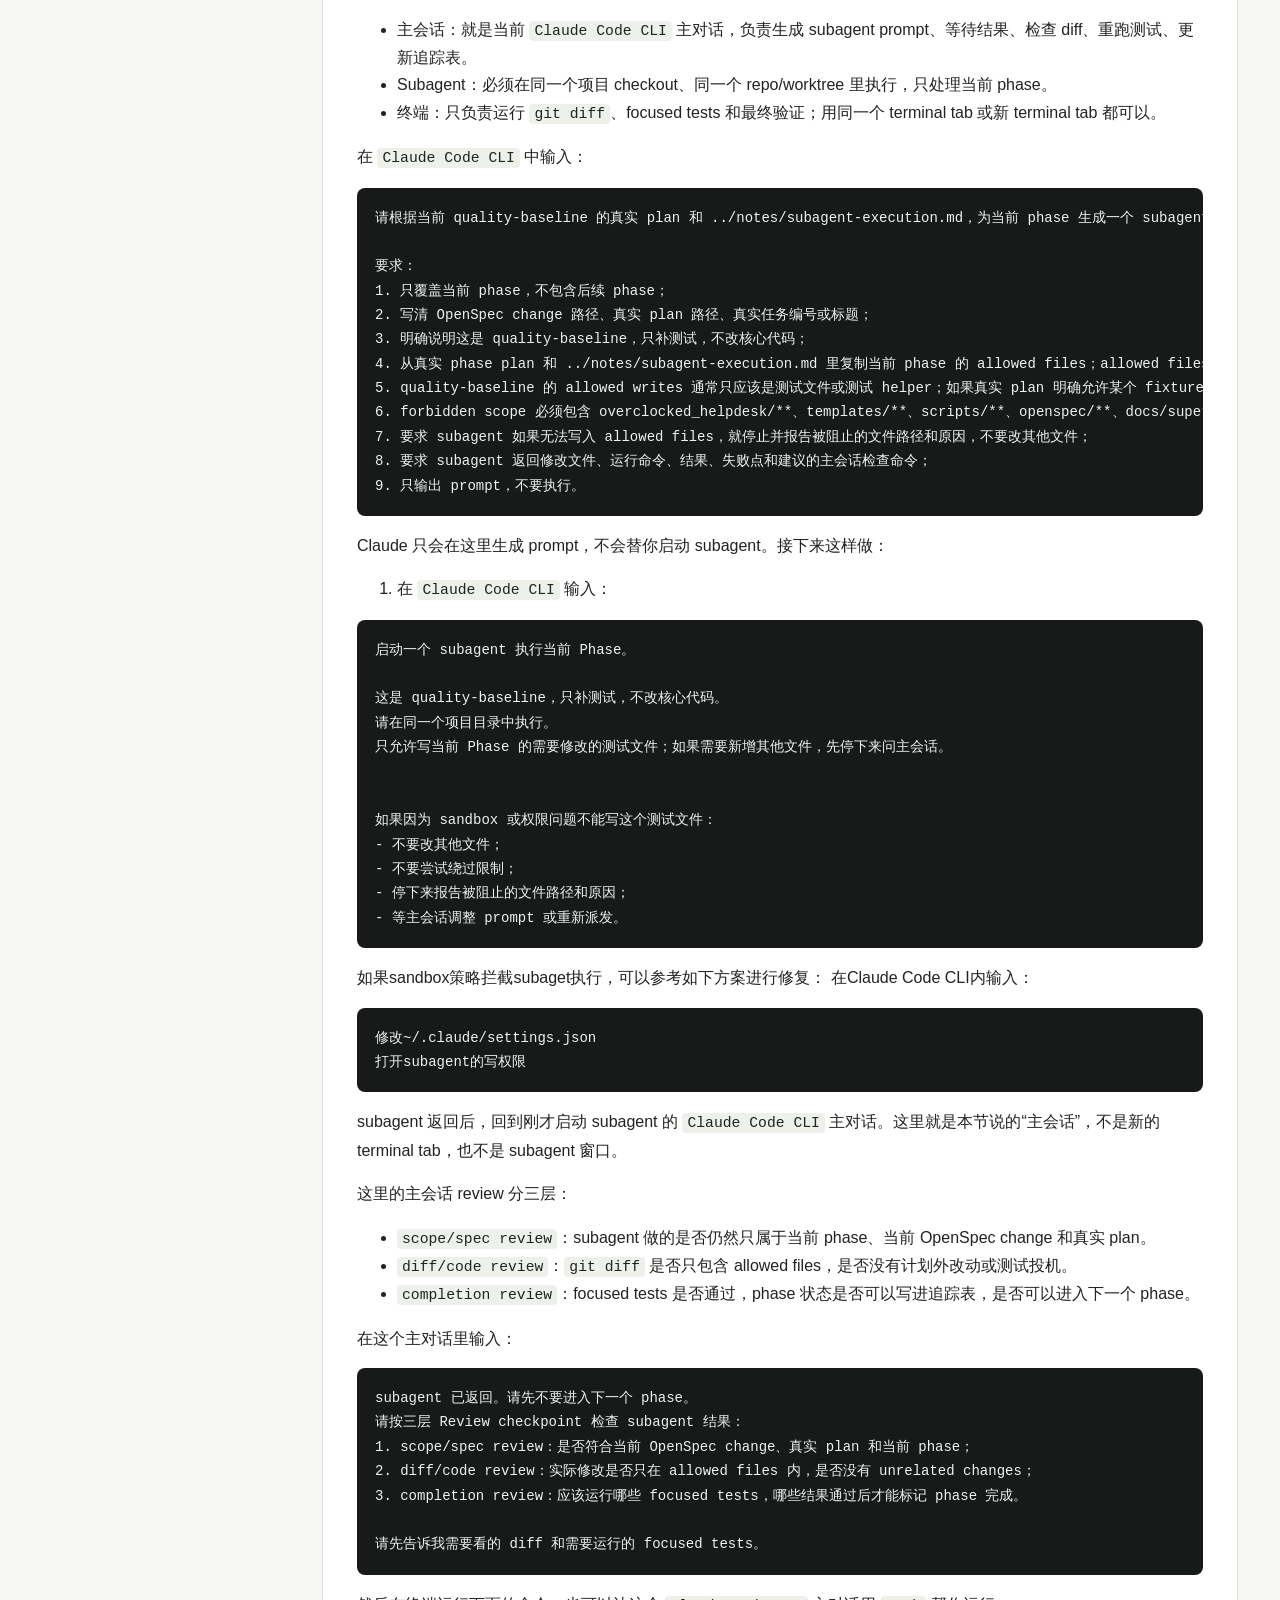
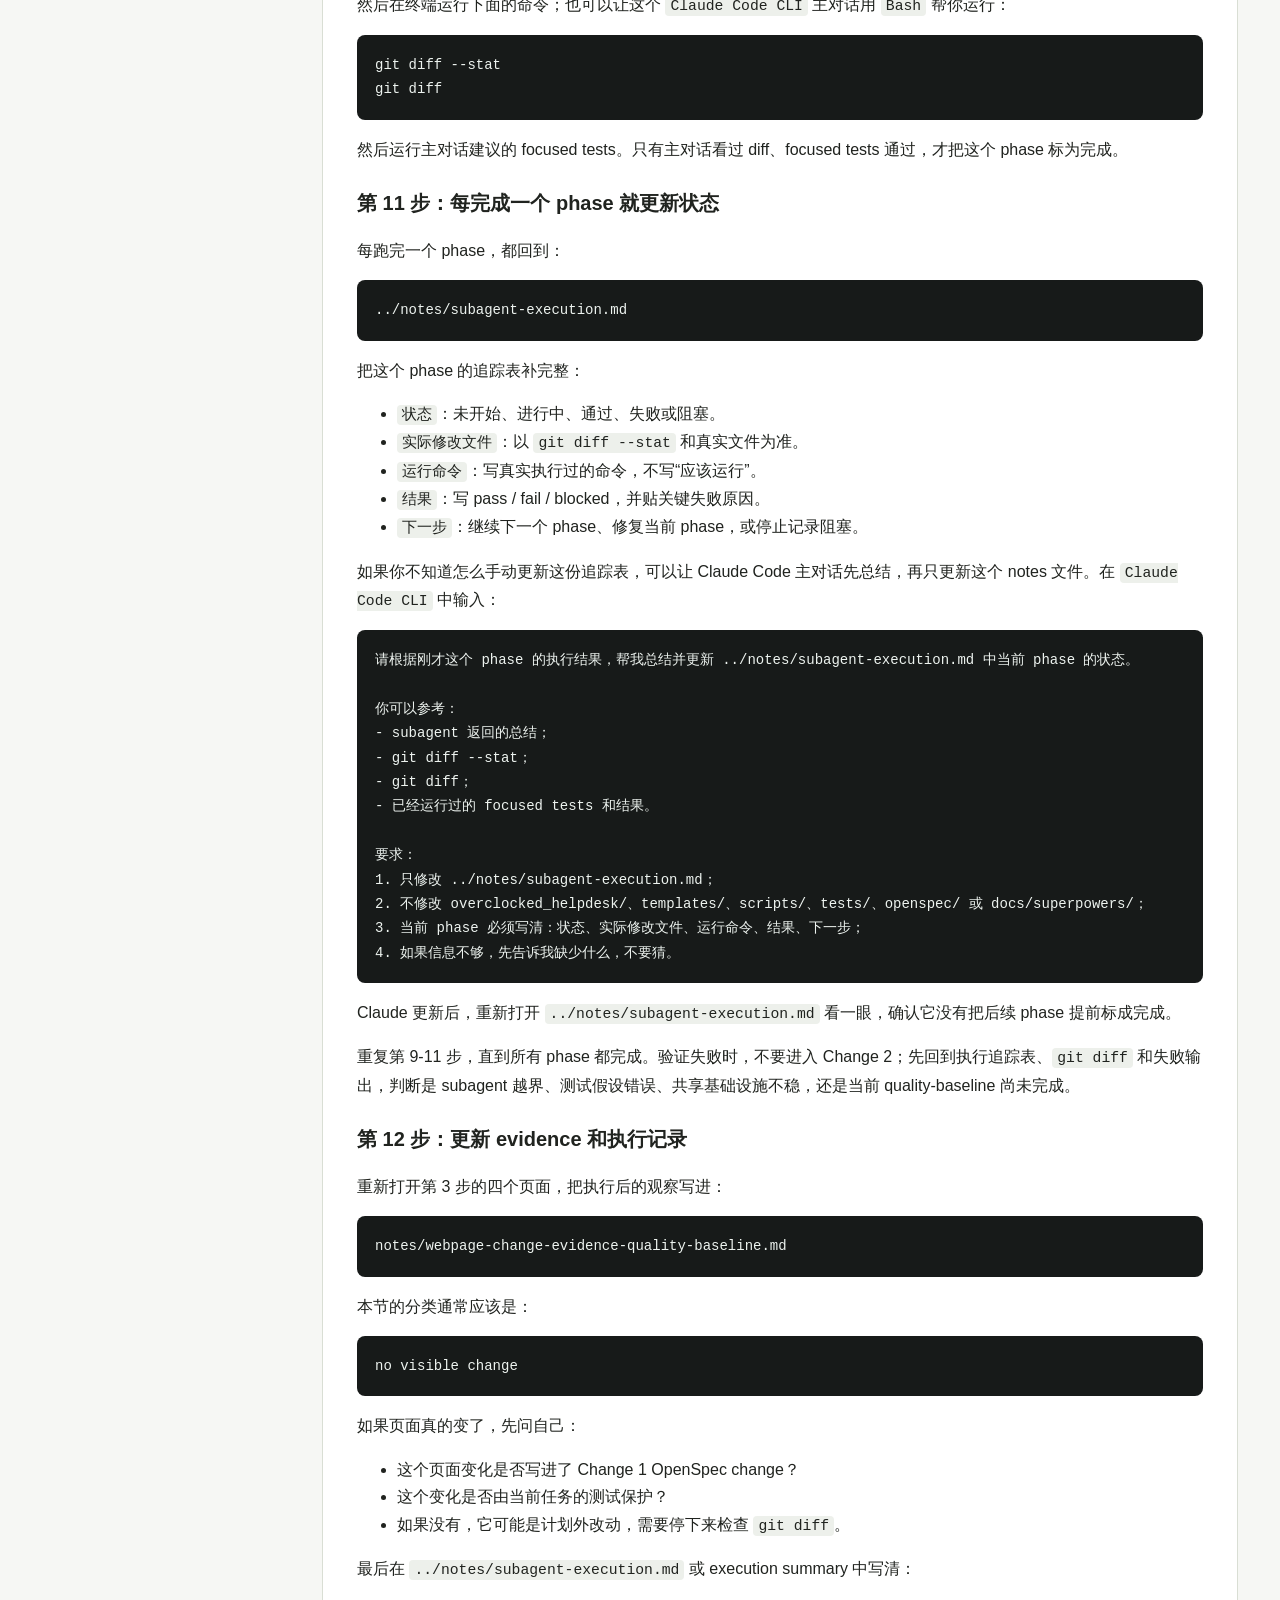
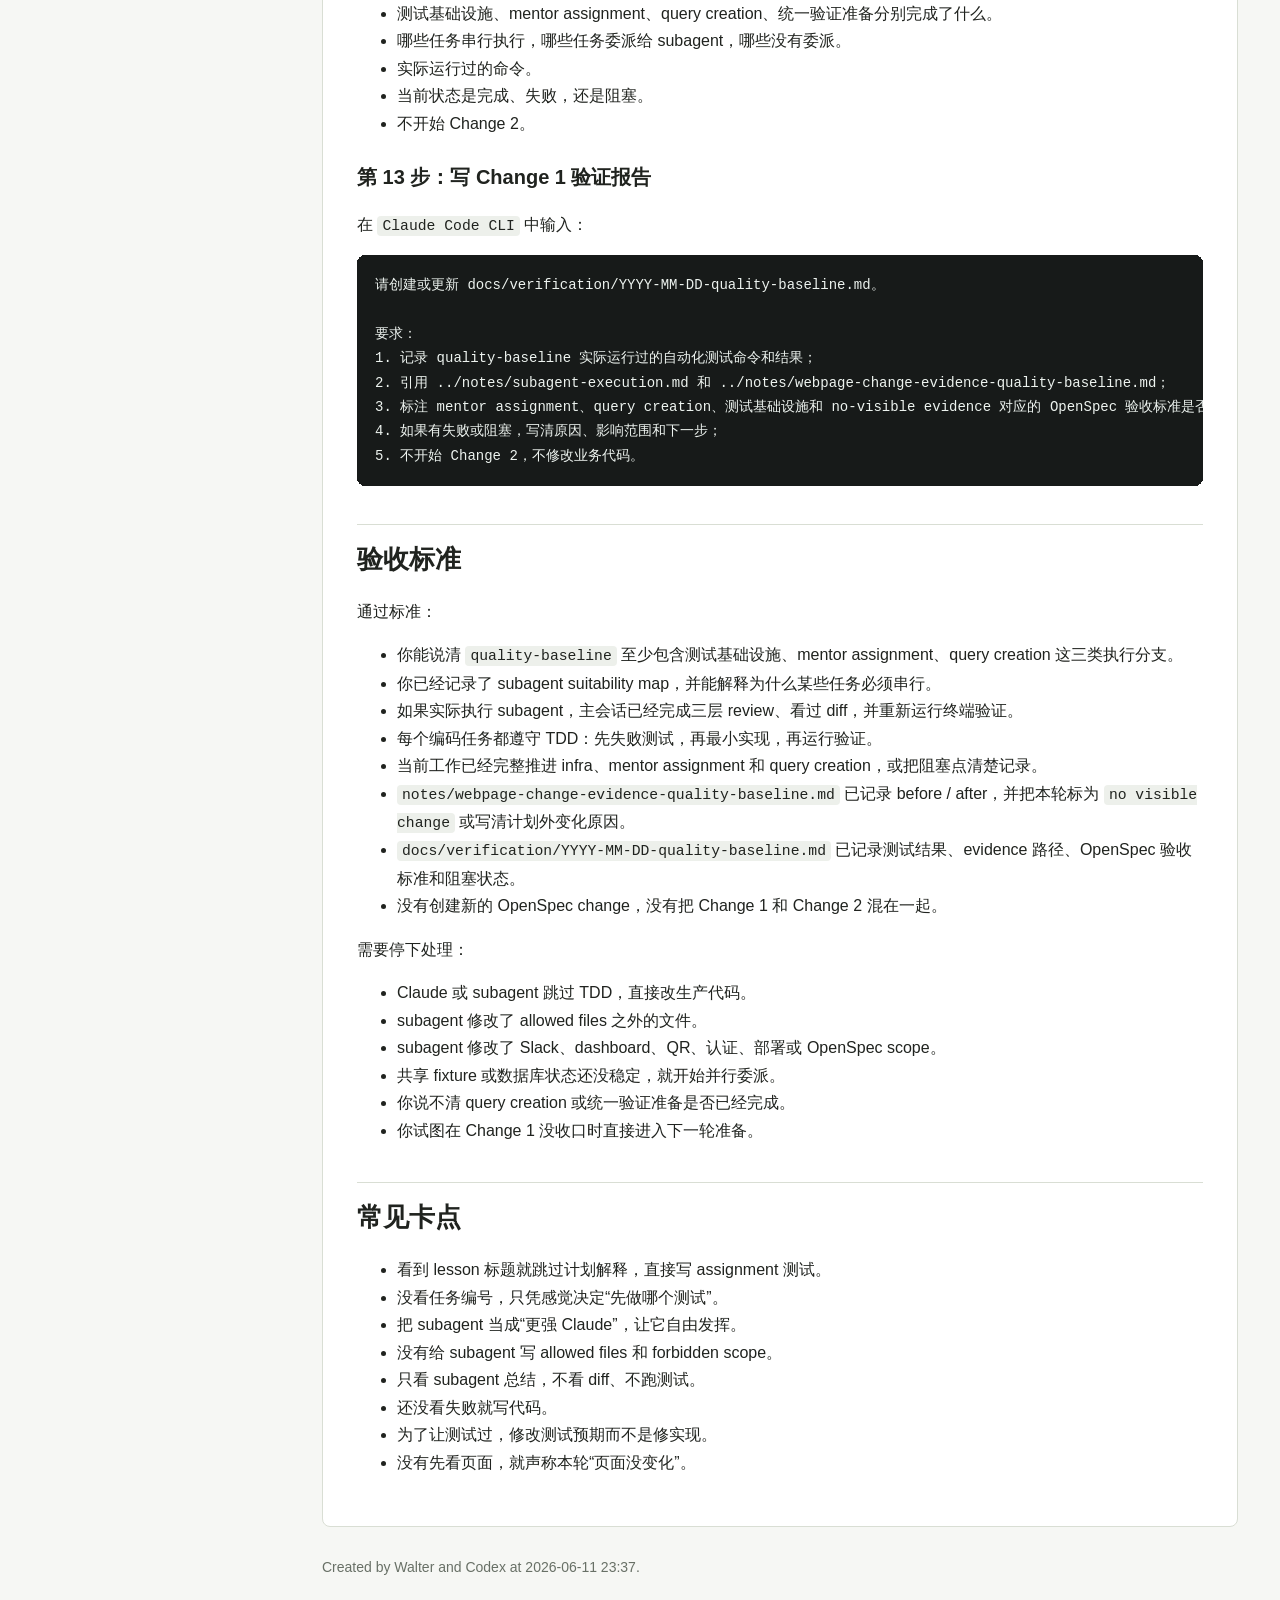
<file: 005html_reader/guide/07_tdd_subagent_execution.html>
<!doctype html>
<html lang="zh-CN">
<head>
  <meta charset="utf-8">
  <meta name="viewport" content="width=device-width, initial-scale=1">
  <title>07. 用 TDD + subagent 执行 Change 1：质量基线</title>
  <link rel="stylesheet" href="../assets/styles.css">
</head>
<body>
  <button class="menu-button" type="button" aria-controls="sidebar" aria-expanded="false">目录</button>
  <div class="layout">
    <aside class="sidebar" id="sidebar">
      <div class="brand">Vibe Coding Adv Reader</div>
      <nav><a class="nav-link nav-home" href="../index.html">课程首页</a>
<div class="nav-section">阅读入口</div>
<a class="nav-link " href="../article.html">长文导读</a>
<a class="nav-link " href="README.html">课程 README</a>
<div class="nav-section">分节指南</div>
<a class="nav-link " href="00_overview.html">00 从做小项目到优化真实项目</a>
<a class="nav-link " href="01_repo_selection_and_workflow.html">01 选择真实项目，并看懂双工具工作流</a>
<a class="nav-link " href="02_git_basics.html">02 先学会本地 Git，再开始真实项目</a>
<a class="nav-link " href="03_clone_and_baseline.html">03 远程 GitHub、克隆项目并记录基线</a>
<a class="nav-link " href="04_openspec_proposal.html">04 创建 Change 1 OpenSpec</a>
<a class="nav-link " href="05_superpowers_brainstorm.html">05 用 Superpowers 深化设计，但不替代 OpenSpec</a>
<a class="nav-link " href="06_superpowers_write_plan.html">06 用 Superpowers 写可执行 TDD 计划</a>
<a class="nav-link active" href="07_tdd_subagent_execution.html">07 用 TDD + subagent 执行 Change 1</a>
<a class="nav-link " href="08_slack_notification_bugfix.html">08 执行 Change 2</a>
<a class="nav-link " href="09_dashboard_change.html">09 准备并执行 Change 3</a>
<a class="nav-link " href="10_qr_change.html">10 准备并执行 Change 4</a>
<a class="nav-link " href="11_reflection_and_transfer.html">11 最终收口并复盘迁移这套工作流</a></nav>
    </aside>
    <main class="content">
      <header class="page-header">
        <h1>07. 用 TDD + subagent 执行 Change 1：质量基线</h1>
        <div class="source-label">Source: guide/07_tdd_subagent_execution.md</div>
        <nav class="page-links"><a href="06_superpowers_write_plan.html">上一页：06 用 Superpowers 写可执行 TDD 计划</a>
<a href="08_slack_notification_bugfix.html">下一页：08 执行 Change 2</a></nav>
      </header>
      <article class="markdown-body">
<h2 id="预计用时">预计用时</h2>
<p>90-120 分钟。</p>
<h2 id="本节位置">本节位置</h2>
<p>前一节已经生成 Change 1 质量基线 change（推荐名 <code>quality-baseline</code>）的可执行计划。本节进入真实执行：先看懂 TDD 执行地图，再判断哪些任务可以委派给 subagent，最后由主会话 review、验证和更新 evidence。</p>
<p>这里的“主会话”指当前 Claude Code 主对话，也就是你一直控制的那条对话。它负责做决策、控制 phase、生成 subagent prompt、检查结果、重跑测试、更新追踪表；它不是新的 terminal tab。</p>
<p>subagent 是执行方式：适合边界清楚、文件不互相踩、验收命令明确的小任务；共享 fixture、共享数据库状态、核心流程判断和最终验证必须留在主会话。</p>
<h2 id="工具使用规则">工具使用规则</h2>
<ul>
<li>终端用于发现真实 plan 路径、查看代码、记录 before / after、运行测试、检查 <code>git diff</code>。</li>
<li><code>Claude Code CLI</code> 用于解释 plan、判断 subagent suitability、执行或起草委派任务、review 结果。</li>
<li>本节必须遵守 TDD：没有失败测试，不改生产代码；没有主会话 review，不相信 subagent 已完成。</li>
<li>本节不创建新的 OpenSpec change，不开始 Change 2，不做 Slack、dashboard、QR、认证、部署或计划外重构。</li>
</ul>
<h2 id="学习目标">学习目标</h2>
<ul>
<li>能解释 Change 1 质量基线的四段执行地图：测试基础设施、mentor assignment、query creation、统一验证准备。</li>
<li>能区分必须串行、可以委派和不适合委派的任务。</li>
<li>能写出带 allowed files、forbidden scope、测试命令和 review 要点的 subagent prompt。</li>
<li>能让 subagent 也遵守 TDD：失败测试、最小实现、重新运行验证。</li>
<li>能在主会话完成 scope/spec review、diff/code review、终端验证和 evidence 更新。</li>
</ul>
<h2 id="本节产出物">本节产出物</h2>
<ul>
<li>Change 1 TDD 执行地图和 subagent suitability map。</li>
<li><code>learn_vibe_adv/notes/subagent-execution.md</code>：记录可委派、必须串行、不适合委派的任务。</li>
<li>Change 1 涉及的测试基础设施、mentor assignment 测试、query creation 测试和验证输出。</li>
<li><code>notes/webpage-change-evidence-quality-baseline.md</code>：记录页面 before / after，确认没有计划外 UI 回归。</li>
<li><code>docs/verification/YYYY-MM-DD-quality-baseline.md</code>：记录测试、evidence、OpenSpec 验收标准和阻塞状态。</li>
</ul>
<h2 id="操作步骤">操作步骤</h2>
<h3 id="第-1-步-确认真实-plan-路径和当前上下文">第 1 步：确认真实 plan 路径和当前上下文</h3>
<p>在终端执行：</p>
<pre><code class="language-bash">cd learn_vibe_adv/overclocked-helpdesk-lab
git status --short
find docs/superpowers/plans -type f | sort
find openspec/changes -maxdepth 3 -type f | sort | sed -n '1,160p'
</code></pre>
<p>确认当前上下文仍然是 <code>quality-baseline</code>。如果你已经开始了 Slack bugfix、dashboard 或 QR change，先停下，不要把多个 change 混到本节里。</p>
<p>记录 <code>quality-baseline</code> 对应的真实 plan 路径。不要猜文件名。</p>
<h3 id="第-2-步-定位-change-1-相关代码和测试入口">第 2 步：定位 Change 1 相关代码和测试入口</h3>
<p>在终端执行：</p>
<pre><code class="language-bash">find overclocked_helpdesk -maxdepth 3 -type f | sort
sed -n '1,220p' overclocked_helpdesk/services/assigner.py
sed -n '1,220p' overclocked_helpdesk/services/notifier.py
find tests -maxdepth 3 -type f | sort 2&gt;/dev/null || true
</code></pre>
<p>这一步不是为了立刻改代码，而是为了先把两条业务分支看清：</p>
<ul>
<li><code>overclocked_helpdesk/services/assigner.py</code> 对应 mentor assignment 分支</li>
<li><code>overclocked_helpdesk/services/notifier.py</code> 对应 query creation 分支</li>
</ul>
<p>如果这时还没有相关测试文件，这是正常的：fresh clone 启动时本来就没有这些测试文件，<code>quality-baseline</code> 的目标之一就是把这些测试能力逐步补起来。</p>
<h3 id="第-3-步-先记录网页-before">第 3 步：先记录网页 Before</h3>
<p><code>quality-baseline</code> 主要新增测试、fixtures 和行为记录，正常情况下不应该让网页外观发生明显变化。但你仍然要先看页面，后面才能判断“没有变化”是符合预期，还是自己漏看了影响。</p>
<p>在终端执行：</p>
<pre><code class="language-bash">cd learn_vibe_adv
cp notes/webpage-change-evidence.md notes/webpage-change-evidence-quality-baseline.md
cd overclocked-helpdesk-lab
source .venv/bin/activate
python scripts/seed_data.py
uvicorn overclocked_helpdesk.main:app --reload
</code></pre>
<p>在浏览器打开并记录 Before 观察：</p>
<ul>
<li><code>http://127.0.0.1:8000/</code></li>
<li><code>http://127.0.0.1:8000/team-status?team=1</code></li>
<li><code>http://127.0.0.1:8000/admin</code></li>
<li><code>http://127.0.0.1:8000/mentors-dashboard</code></li>
</ul>
<p>把 <code>本轮预期变化</code> 写成：</p>
<pre><code class="language-text">quality-baseline 是质量基线，预期页面无明显变化；证据主要来自新增测试和测试命令通过。
</code></pre>
<h3 id="第-4-步-让-claude-code-输出-tdd-执行地图">第 4 步：让 Claude Code 输出 TDD 执行地图</h3>
<p>在 <code>Claude Code CLI</code> 中输入：</p>
<pre><code class="language-text">请先阅读我在 06 里记录下来的 quality-baseline plan 真实路径。

不要直接改代码。先帮我做一份 quality-baseline TDD 执行地图：
1. 这一轮一共有哪几类测试任务？
2. 哪些任务属于测试基础设施？
3. 哪些任务属于 mentor assignment？
4. 哪些任务属于 query creation？
5. 当前我应该先从哪一段开始？为什么？
6. 推荐执行顺序是什么？
7. 完成后应该留下哪些测试文件、命令结果和 evidence？
8. 当前计划有没有覆盖 mentor assignment + query creation 两条分支？

请用中文回答，并引用你判断所依据的任务标题或任务编号。
</code></pre>
<p>如果你忘了 <code>06</code> 里记录的路径，先回到终端执行：</p>
<pre><code class="language-bash">find docs/superpowers/plans -type f | sort
</code></pre>
<p>然后把真实 plan 路径贴给 Claude。不要直接假设文件名一定叫某个固定名字。</p>
<h3 id="第-5-步-判断哪些任务适合-subagent">第 5 步：判断哪些任务适合 subagent</h3>
<p>在 <code>Claude Code CLI</code> 中输入：</p>
<pre><code class="language-text">请阅读当前 quality-baseline 的 OpenSpec artifacts 和真实 Superpowers plan 路径。

输入：
- OpenSpec change: openspec/changes/quality-baseline/
- Superpowers plan: &lt;paste the actual quality-baseline plan path&gt;

先不要实现。请只输出一份 subagent suitability map：
1. 哪些任务可以交给独立 subagent，为什么；
2. 哪些任务必须串行执行，为什么；
3. 哪些任务不适合委派，为什么；
4. 每个可委派任务允许读写哪些文件；
5. 每个可委派任务必须先写哪个失败测试；
6. 每个可委派任务完成后主会话必须运行哪些验证命令；
7. 哪些范围明确禁止：不要做 Slack bugfix、dashboard、QR、认证、WebSocket、部署。

不要修改文件，不要创建新 plan，不要开始 Change 2。
</code></pre>
<p>判断规则：</p>
<ul>
<li>必须串行：测试基础设施、共享 fixture、共享数据库 session、核心 assignment/query creation 流程判断。</li>
<li>可以委派：只触碰独立测试文件或独立 helper，验收命令清楚，失败测试可以明确写出。</li>
<li>不适合委派：需求边界还没弄清、会跨多个模块重构、会影响后续 change 范围。</li>
</ul>
<h3 id="第-6-步-把判断和执行策略写进笔记">第 6 步：把判断和执行策略写进笔记</h3>
<p>在 <code>Claude Code CLI</code> 中输入：</p>
<pre><code class="language-text">请根据刚才的 subagent suitability map 创建 ../notes/subagent-execution.md。

要求：
1. 只创建或修改 ../notes/subagent-execution.md；
2. 不修改 overclocked_helpdesk/、templates/、tests/、openspec/ 或 docs/superpowers/；
3. 按“必须串行 / 可以委派 / 不适合委派”三类整理；
4. 每个可以委派的任务都写清 allowed files、forbidden scope、测试命令和 review 要点；
5. 加入一节“执行策略”，说明如何从 suitability map 推导 phased execution order；
6. 明确说明 subagent 不替代 TDD、review、终端验证和网页 evidence。
</code></pre>
<h3 id="第-7-步-让-claude-生成推荐执行顺序">第 7 步：让 Claude 生成推荐执行顺序</h3>
<p>现在不要直接执行任务。先让 Claude 把真实 plan 和 suitability map 转成可执行的 phase 编排。</p>
<p>在 <code>Claude Code CLI</code> 中输入：</p>
<pre><code class="language-text">请根据真实 quality-baseline plan 和刚才的 subagent suitability map，生成“推荐执行顺序”。

要求：
1. 任务编号、文件名、测试命令必须来自本地真实 plan，不要使用课程示例或凭空编造；
2. 输出使用 phase 结构，而不是普通列表；
3. 每个 phase 都必须写清：owner、task group、expected files、required TDD checks、完成标准、下一步；
4. Phase 结构可以类似：
   - Phase 1 主会话串行：共享 setup、fixtures、DB/session、seed helpers；
   - Phase 2 可并行：一个 subagent 处理独立测试文件，主会话处理不会冲突的准备任务；
   - Phase 3 主会话检查后再委派：先检查前一个 subagent 产物，再决定是否委派下一组独立任务；
   - Phase 4 主会话全量验证：focused tests、full pytest、git diff、evidence；
5. 不要把上面的 phase 示例当成固定任务编号；真实 task 编号、文件名、命令必须来自当前 quality-baseline plan；
6. 明确哪些任务不能并行，尤其是共享 fixture、共享数据库状态、核心 assignment/query creation 流程判断；
7. 不要修改文件，不要执行任务，不要开始 Change 2。
</code></pre>
<p>你要看懂这份输出，而不是机械复制。重点是学会一种判断方法：先让主会话建立稳定基础设施，再处理互不踩文件的小任务，每个 subagent 回来后都要经过主会话检查，最后由主会话做全量验证。</p>
<h3 id="第-8-步-把推荐执行顺序变成执行追踪表">第 8 步：把推荐执行顺序变成执行追踪表</h3>
<p>在 <code>Claude Code CLI</code> ，把第7步输出的 <code>推荐执行顺序</code> 复制到subagent执行计划中：</p>
<pre><code class="language-text">请把上一步的执行方案以及执行顺序保存到 ../notes/subagent-execution.md
</code></pre>
<p>先记住一个简单规则：一轮只执行一个 phase。共享 setup、fixture、数据库状态先由主会话执行；只有 phase 明确写了 <code>subagent</code>，才采用subagent模式执行。</p>
<h3 id="第-9-步-一轮只执行一个-phase">第 9 步：一轮只执行一个 phase</h3>
<p>从 <code>Phase 1</code> 开始执行，不要跳 phase，也不要同时开多个任务。</p>
<p>在 <code>Claude Code CLI</code> 中输入：</p>
<pre><code class="language-text">请根据 ../notes/subagent-execution.md 中的推荐执行顺序，启动 phase &lt;paste-phase-number&gt;。

要求：
1. 先说明这个 phase 对应真实 plan 中哪些任务编号或标题；
2. 任务编号、文件名、测试命令必须来自真实 plan；
3. 严格遵守 TDD：先写失败测试或最小失败检查，再做最小实现，再重新运行验证；
4. 只修改这个 phase 允许的文件；
5. 不执行后续 phase；
6. 如果这个 phase 需要 subagent，不要直接执行，先告诉我应该进入“生成 subagent prompt”。
</code></pre>
<p>执行完一个主会话 phase 后，回到终端运行 Claude 指定的命令。命令没有通过，就停在当前 phase，不要进入下一步。</p>
<h3 id="第-10-步-如果-phase-需要-subagent-一次只启动一个">第 10 步：如果 phase 需要 subagent，一次只启动一个</h3>
<p>只有当前 phase 明确适合 <code>subagent</code>，并且前一个 phase 已经通过验证时，才启动 subagent。一次只启动一个 subagent；等它回来、主会话检查完，再决定下一步。</p>
<p>先分清执行位置：</p>
<ul>
<li>主会话：就是当前 <code>Claude Code CLI</code> 主对话，负责生成 subagent prompt、等待结果、检查 diff、重跑测试、更新追踪表。</li>
<li>Subagent：必须在同一个项目 checkout、同一个 repo/worktree 里执行，只处理当前 phase。</li>
<li>终端：只负责运行 <code>git diff</code>、focused tests 和最终验证；用同一个 terminal tab 或新 terminal tab 都可以。</li>
</ul>
<p>在 <code>Claude Code CLI</code> 中输入：</p>
<pre><code class="language-text">请根据当前 quality-baseline 的真实 plan 和 ../notes/subagent-execution.md，为当前 phase 生成一个 subagent prompt。

要求：
1. 只覆盖当前 phase，不包含后续 phase；
2. 写清 OpenSpec change 路径、真实 plan 路径、真实任务编号或标题；
3. 明确说明这是 quality-baseline，只补测试，不改核心代码；
4. 从真实 phase plan 和 ../notes/subagent-execution.md 里复制当前 phase 的 allowed files；allowed files 可以有一个或多个文件，但必须是明确文件路径，不要写成 broad folder；
5. quality-baseline 的 allowed writes 通常只应该是测试文件或测试 helper；如果真实 plan 明确允许某个 fixture 文件，也必须把具体路径写清；
6. forbidden scope 必须包含 overclocked_helpdesk/**、templates/**、scripts/**、openspec/**、docs/superpowers/**，以及当前 phase 没列进 allowed files 的其他文件；
7. 要求 subagent 如果无法写入 allowed files，就停止并报告被阻止的文件路径和原因，不要改其他文件；
8. 要求 subagent 返回修改文件、运行命令、结果、失败点和建议的主会话检查命令；
9. 只输出 prompt，不要执行。
</code></pre>
<p>Claude 只会在这里生成 prompt，不会替你启动 subagent。接下来这样做：</p>
<ol>
<li>在 <code>Claude Code CLI</code> 输入：</li>
</ol>
<pre><code class="language-text">启动一个 subagent 执行当前 Phase。

这是 quality-baseline，只补测试，不改核心代码。
请在同一个项目目录中执行。
只允许写当前 Phase 的需要修改的测试文件；如果需要新增其他文件，先停下来问主会话。


如果因为 sandbox 或权限问题不能写这个测试文件：
- 不要改其他文件；
- 不要尝试绕过限制；
- 停下来报告被阻止的文件路径和原因；
- 等主会话调整 prompt 或重新派发。
</code></pre>
<p>如果sandbox策略拦截subaget执行，可以参考如下方案进行修复：
在Claude Code CLI内输入：</p>
<pre><code class="language-text">修改~/.claude/settings.json
打开subagent的写权限
</code></pre>
<p>subagent 返回后，回到刚才启动 subagent 的 <code>Claude Code CLI</code> 主对话。这里就是本节说的“主会话”，不是新的 terminal tab，也不是 subagent 窗口。</p>
<p>这里的主会话 review 分三层：</p>
<ul>
<li><code>scope/spec review</code>：subagent 做的是否仍然只属于当前 phase、当前 OpenSpec change 和真实 plan。</li>
<li><code>diff/code review</code>：<code>git diff</code> 是否只包含 allowed files，是否没有计划外改动或测试投机。</li>
<li><code>completion review</code>：focused tests 是否通过，phase 状态是否可以写进追踪表，是否可以进入下一个 phase。</li>
</ul>
<p>在这个主对话里输入：</p>
<pre><code class="language-text">subagent 已返回。请先不要进入下一个 phase。
请按三层 Review checkpoint 检查 subagent 结果：
1. scope/spec review：是否符合当前 OpenSpec change、真实 plan 和当前 phase；
2. diff/code review：实际修改是否只在 allowed files 内，是否没有 unrelated changes；
3. completion review：应该运行哪些 focused tests，哪些结果通过后才能标记 phase 完成。

请先告诉我需要看的 diff 和需要运行的 focused tests。
</code></pre>
<p>然后在终端运行下面的命令；也可以让这个 <code>Claude Code CLI</code> 主对话用 <code>Bash</code> 帮你运行：</p>
<pre><code class="language-bash">git diff --stat
git diff
</code></pre>
<p>然后运行主对话建议的 focused tests。只有主对话看过 diff、focused tests 通过，才把这个 phase 标为完成。</p>
<h3 id="第-11-步-每完成一个-phase-就更新状态">第 11 步：每完成一个 phase 就更新状态</h3>
<p>每跑完一个 phase，都回到：</p>
<pre><code class="language-text">../notes/subagent-execution.md
</code></pre>
<p>把这个 phase 的追踪表补完整：</p>
<ul>
<li><code>状态</code>：未开始、进行中、通过、失败或阻塞。</li>
<li><code>实际修改文件</code>：以 <code>git diff --stat</code> 和真实文件为准。</li>
<li><code>运行命令</code>：写真实执行过的命令，不写“应该运行”。</li>
<li><code>结果</code>：写 pass / fail / blocked，并贴关键失败原因。</li>
<li><code>下一步</code>：继续下一个 phase、修复当前 phase，或停止记录阻塞。</li>
</ul>
<p>如果你不知道怎么手动更新这份追踪表，可以让 Claude Code 主对话先总结，再只更新这个 notes 文件。在 <code>Claude Code CLI</code> 中输入：</p>
<pre><code class="language-text">请根据刚才这个 phase 的执行结果，帮我总结并更新 ../notes/subagent-execution.md 中当前 phase 的状态。

你可以参考：
- subagent 返回的总结；
- git diff --stat；
- git diff；
- 已经运行过的 focused tests 和结果。

要求：
1. 只修改 ../notes/subagent-execution.md；
2. 不修改 overclocked_helpdesk/、templates/、scripts/、tests/、openspec/ 或 docs/superpowers/；
3. 当前 phase 必须写清：状态、实际修改文件、运行命令、结果、下一步；
4. 如果信息不够，先告诉我缺少什么，不要猜。
</code></pre>
<p>Claude 更新后，重新打开 <code>../notes/subagent-execution.md</code> 看一眼，确认它没有把后续 phase 提前标成完成。</p>
<p>重复第 9-11 步，直到所有 phase 都完成。验证失败时，不要进入 Change 2；先回到执行追踪表、<code>git diff</code> 和失败输出，判断是 subagent 越界、测试假设错误、共享基础设施不稳，还是当前 quality-baseline 尚未完成。</p>
<h3 id="第-12-步-更新-evidence-和执行记录">第 12 步：更新 evidence 和执行记录</h3>
<p>重新打开第 3 步的四个页面，把执行后的观察写进：</p>
<pre><code class="language-text">notes/webpage-change-evidence-quality-baseline.md
</code></pre>
<p>本节的分类通常应该是：</p>
<pre><code class="language-text">no visible change
</code></pre>
<p>如果页面真的变了，先问自己：</p>
<ul>
<li>这个页面变化是否写进了 Change 1 OpenSpec change？</li>
<li>这个变化是否由当前任务的测试保护？</li>
<li>如果没有，它可能是计划外改动，需要停下来检查 <code>git diff</code>。</li>
</ul>
<p>最后在 <code>../notes/subagent-execution.md</code> 或 execution summary 中写清：</p>
<ul>
<li>测试基础设施、mentor assignment、query creation、统一验证准备分别完成了什么。</li>
<li>哪些任务串行执行，哪些任务委派给 subagent，哪些没有委派。</li>
<li>实际运行过的命令。</li>
<li>当前状态是完成、失败，还是阻塞。</li>
<li>不开始 Change 2。</li>
</ul>
<h3 id="第-13-步-写-change-1-验证报告">第 13 步：写 Change 1 验证报告</h3>
<p>在 <code>Claude Code CLI</code> 中输入：</p>
<pre><code class="language-text">请创建或更新 docs/verification/YYYY-MM-DD-quality-baseline.md。

要求：
1. 记录 quality-baseline 实际运行过的自动化测试命令和结果；
2. 引用 ../notes/subagent-execution.md 和 ../notes/webpage-change-evidence-quality-baseline.md；
3. 标注 mentor assignment、query creation、测试基础设施和 no-visible evidence 对应的 OpenSpec 验收标准是否通过；
4. 如果有失败或阻塞，写清原因、影响范围和下一步；
5. 不开始 Change 2，不修改业务代码。
</code></pre>
<h2 id="验收标准">验收标准</h2>
<p>通过标准：</p>
<ul>
<li>你能说清 <code>quality-baseline</code> 至少包含测试基础设施、mentor assignment、query creation 这三类执行分支。</li>
<li>你已经记录了 subagent suitability map，并能解释为什么某些任务必须串行。</li>
<li>如果实际执行 subagent，主会话已经完成三层 review、看过 diff，并重新运行终端验证。</li>
<li>每个编码任务都遵守 TDD：先失败测试，再最小实现，再运行验证。</li>
<li>当前工作已经完整推进 infra、mentor assignment 和 query creation，或把阻塞点清楚记录。</li>
<li><code>notes/webpage-change-evidence-quality-baseline.md</code> 已记录 before / after，并把本轮标为 <code>no visible change</code> 或写清计划外变化原因。</li>
<li><code>docs/verification/YYYY-MM-DD-quality-baseline.md</code> 已记录测试结果、evidence 路径、OpenSpec 验收标准和阻塞状态。</li>
<li>没有创建新的 OpenSpec change，没有把 Change 1 和 Change 2 混在一起。</li>
</ul>
<p>需要停下处理：</p>
<ul>
<li>Claude 或 subagent 跳过 TDD，直接改生产代码。</li>
<li>subagent 修改了 allowed files 之外的文件。</li>
<li>subagent 修改了 Slack、dashboard、QR、认证、部署或 OpenSpec scope。</li>
<li>共享 fixture 或数据库状态还没稳定，就开始并行委派。</li>
<li>你说不清 query creation 或统一验证准备是否已经完成。</li>
<li>你试图在 Change 1 没收口时直接进入下一轮准备。</li>
</ul>
<h2 id="常见卡点">常见卡点</h2>
<ul>
<li>看到 lesson 标题就跳过计划解释，直接写 assignment 测试。</li>
<li>没看任务编号，只凭感觉决定“先做哪个测试”。</li>
<li>把 subagent 当成“更强 Claude”，让它自由发挥。</li>
<li>没有给 subagent 写 allowed files 和 forbidden scope。</li>
<li>只看 subagent 总结，不看 diff、不跑测试。</li>
<li>还没看失败就写代码。</li>
<li>为了让测试过，修改测试预期而不是修实现。</li>
<li>没有先看页面，就声称本轮“页面没变化”。</li>
</ul>

      </article>
      <footer class="footer">Created by Walter and Codex at 2026-06-11 23:37.</footer>
    </main>
  </div>
  <script src="../assets/reader.js"></script>
</body>
</html>
</file>
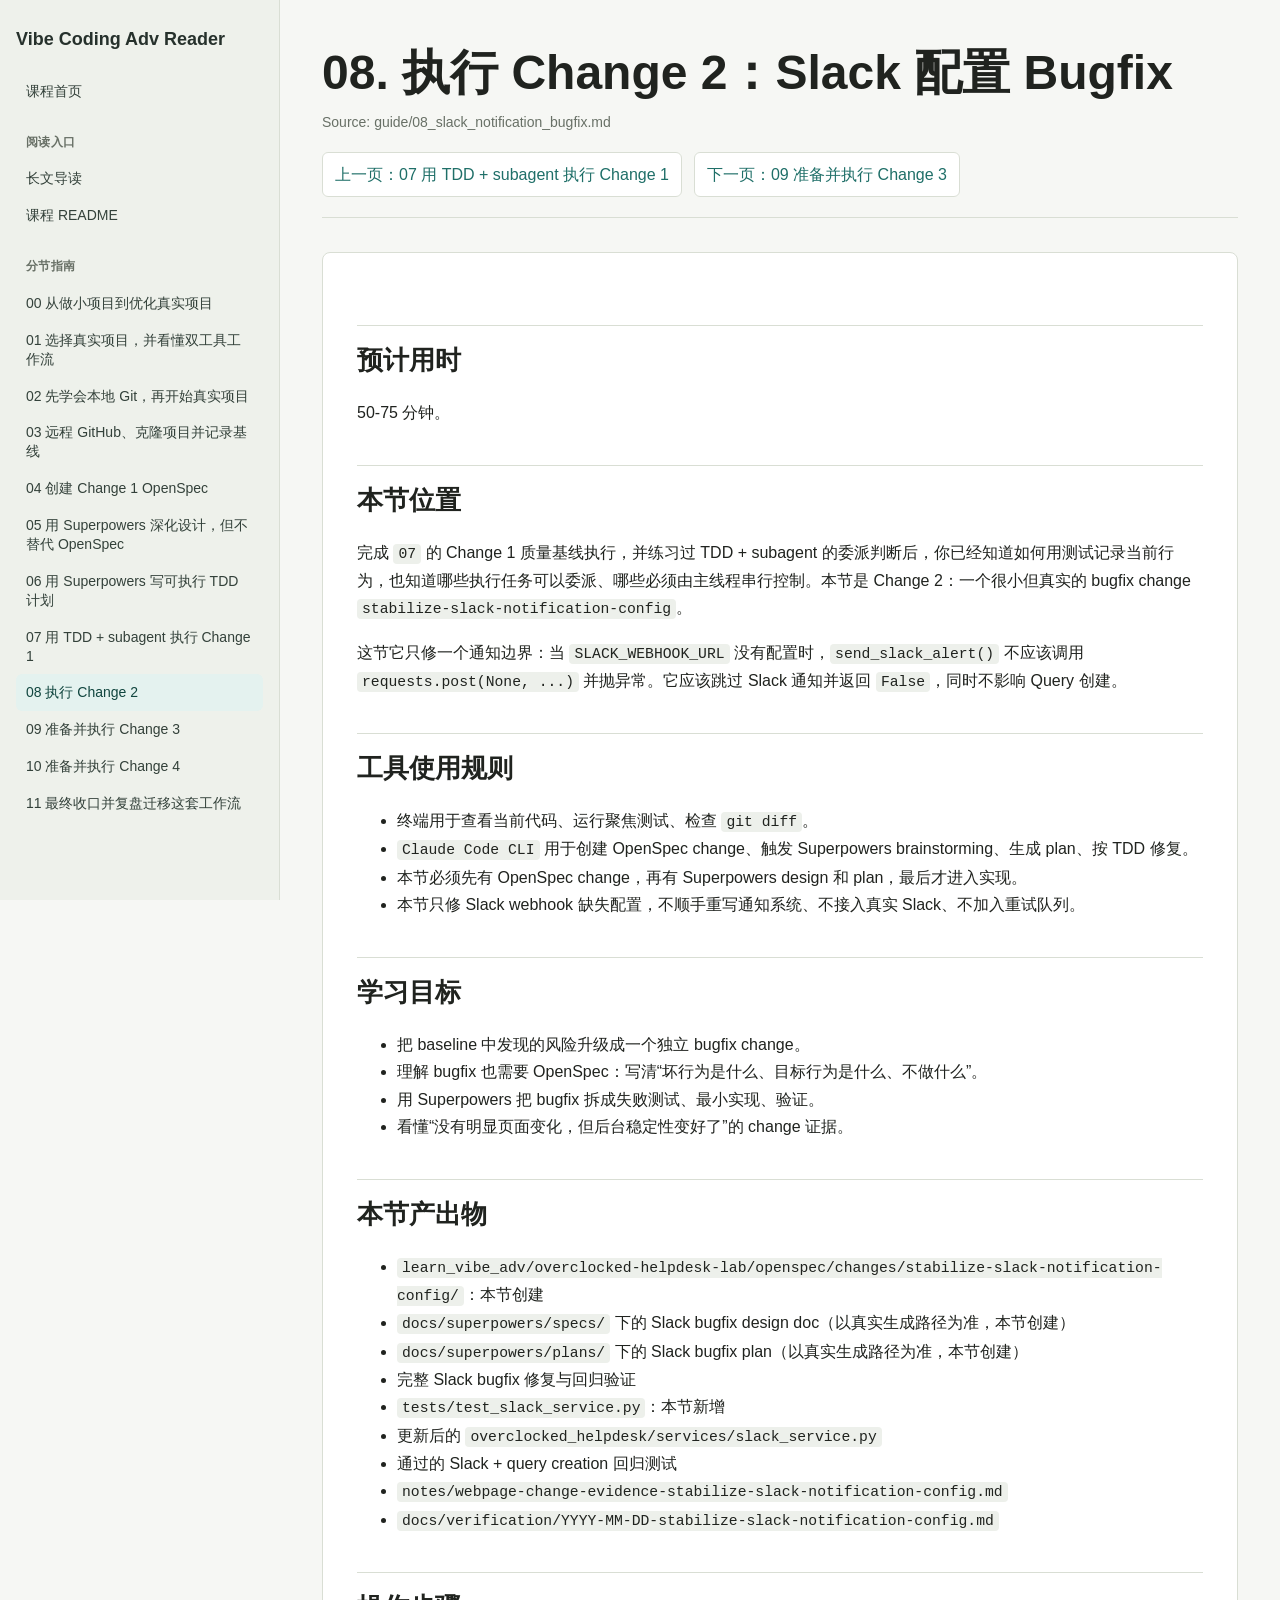
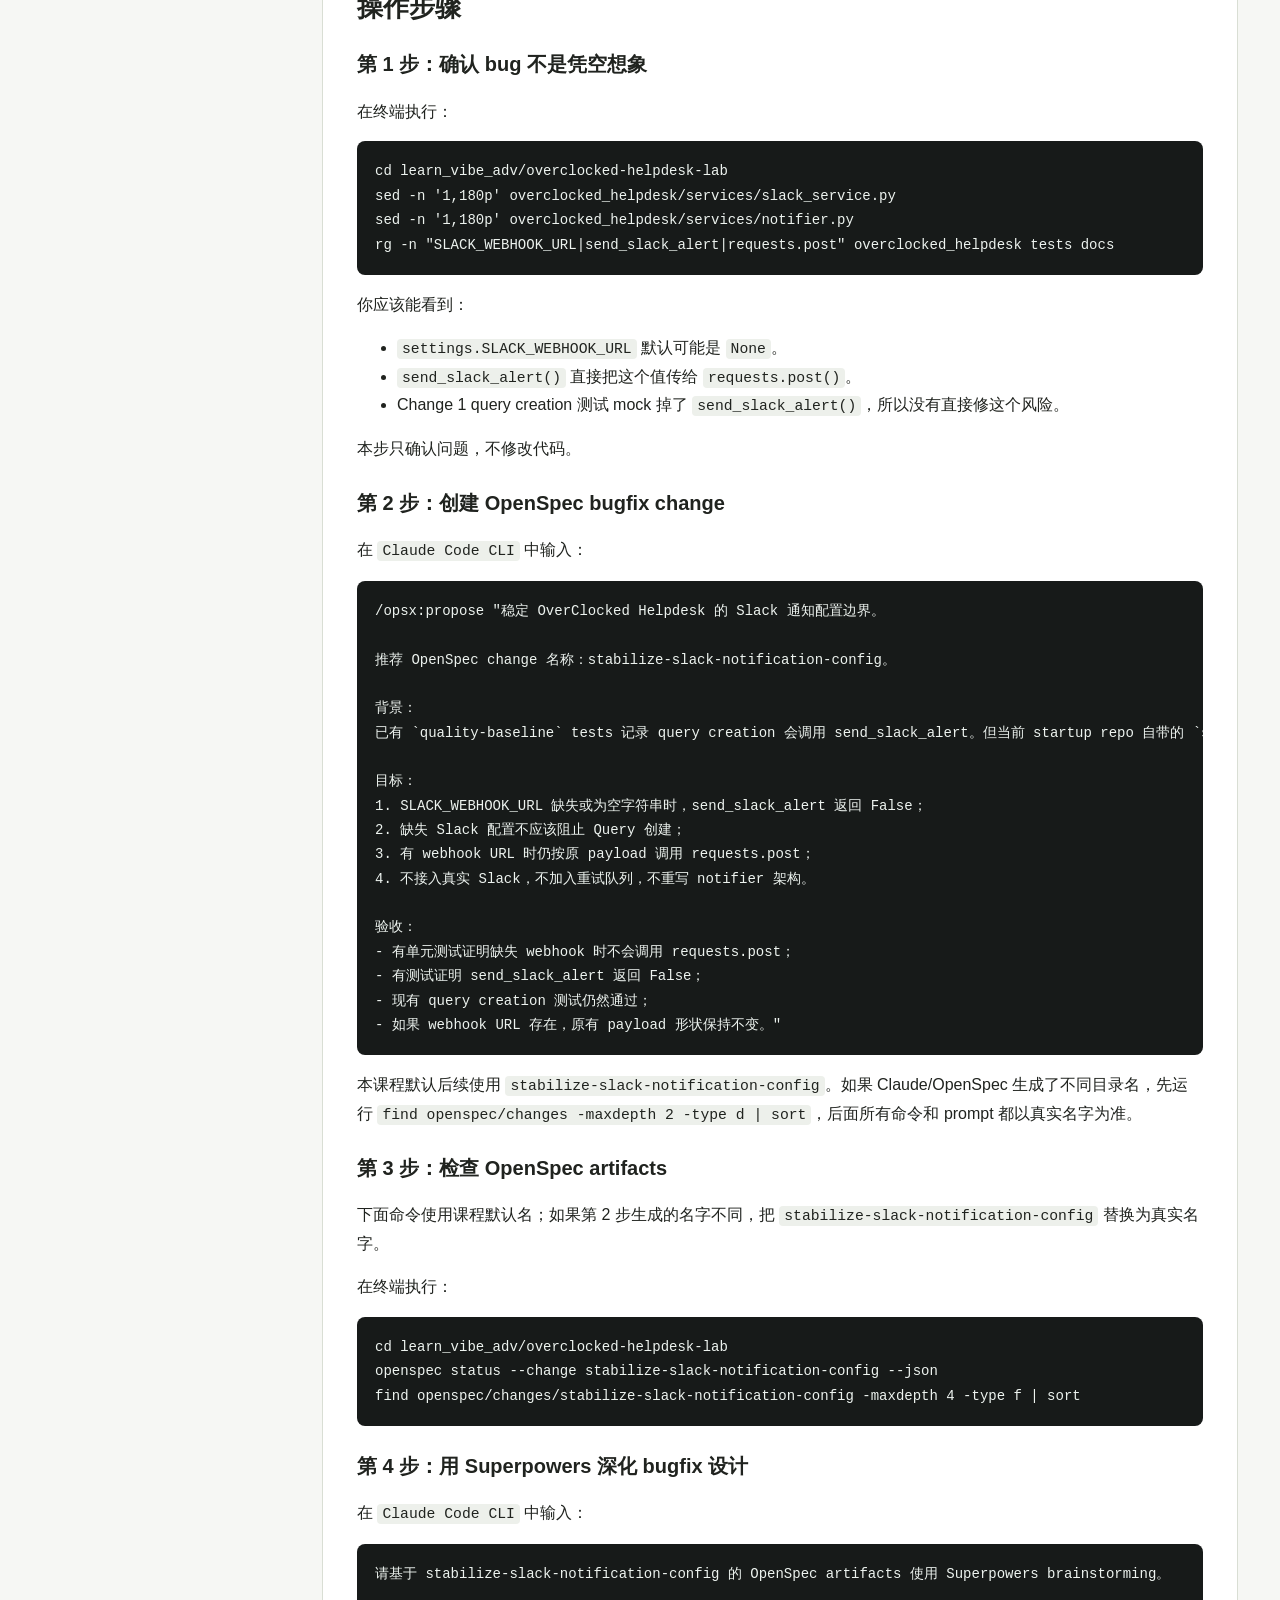
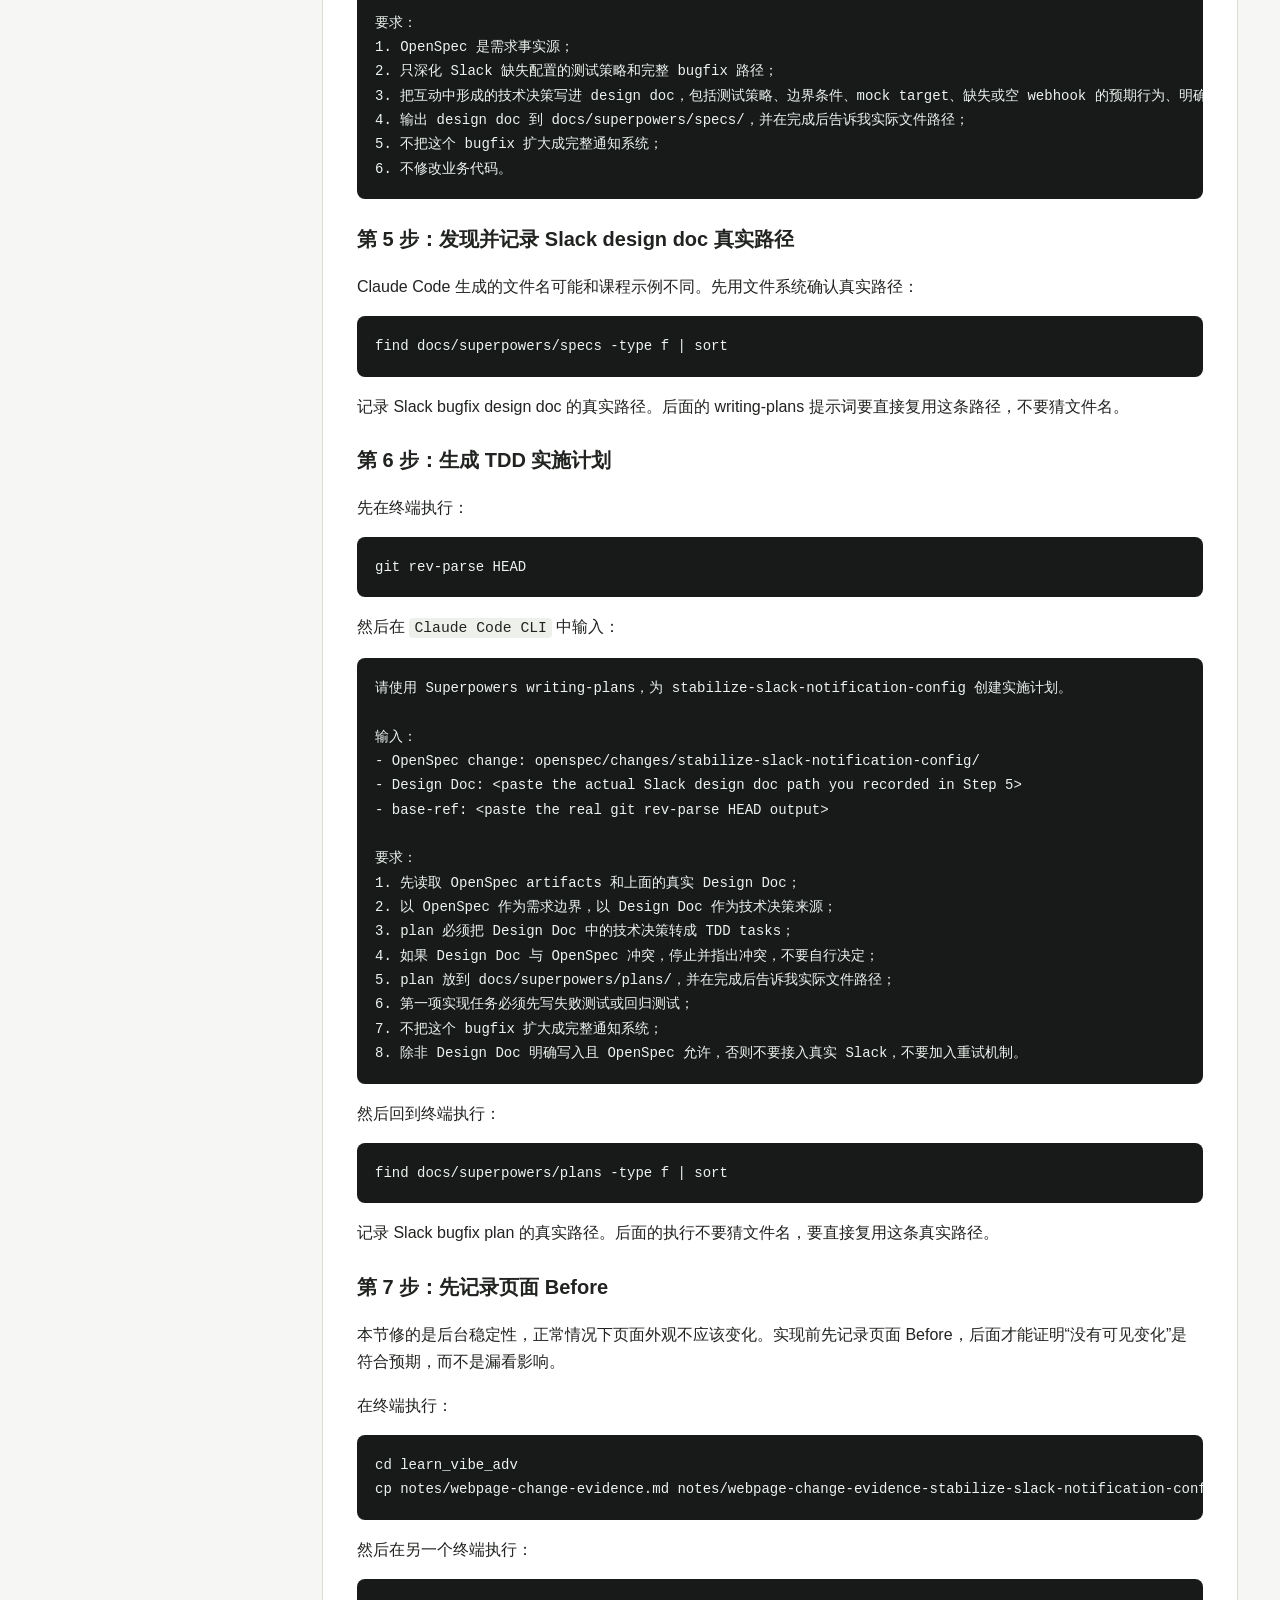
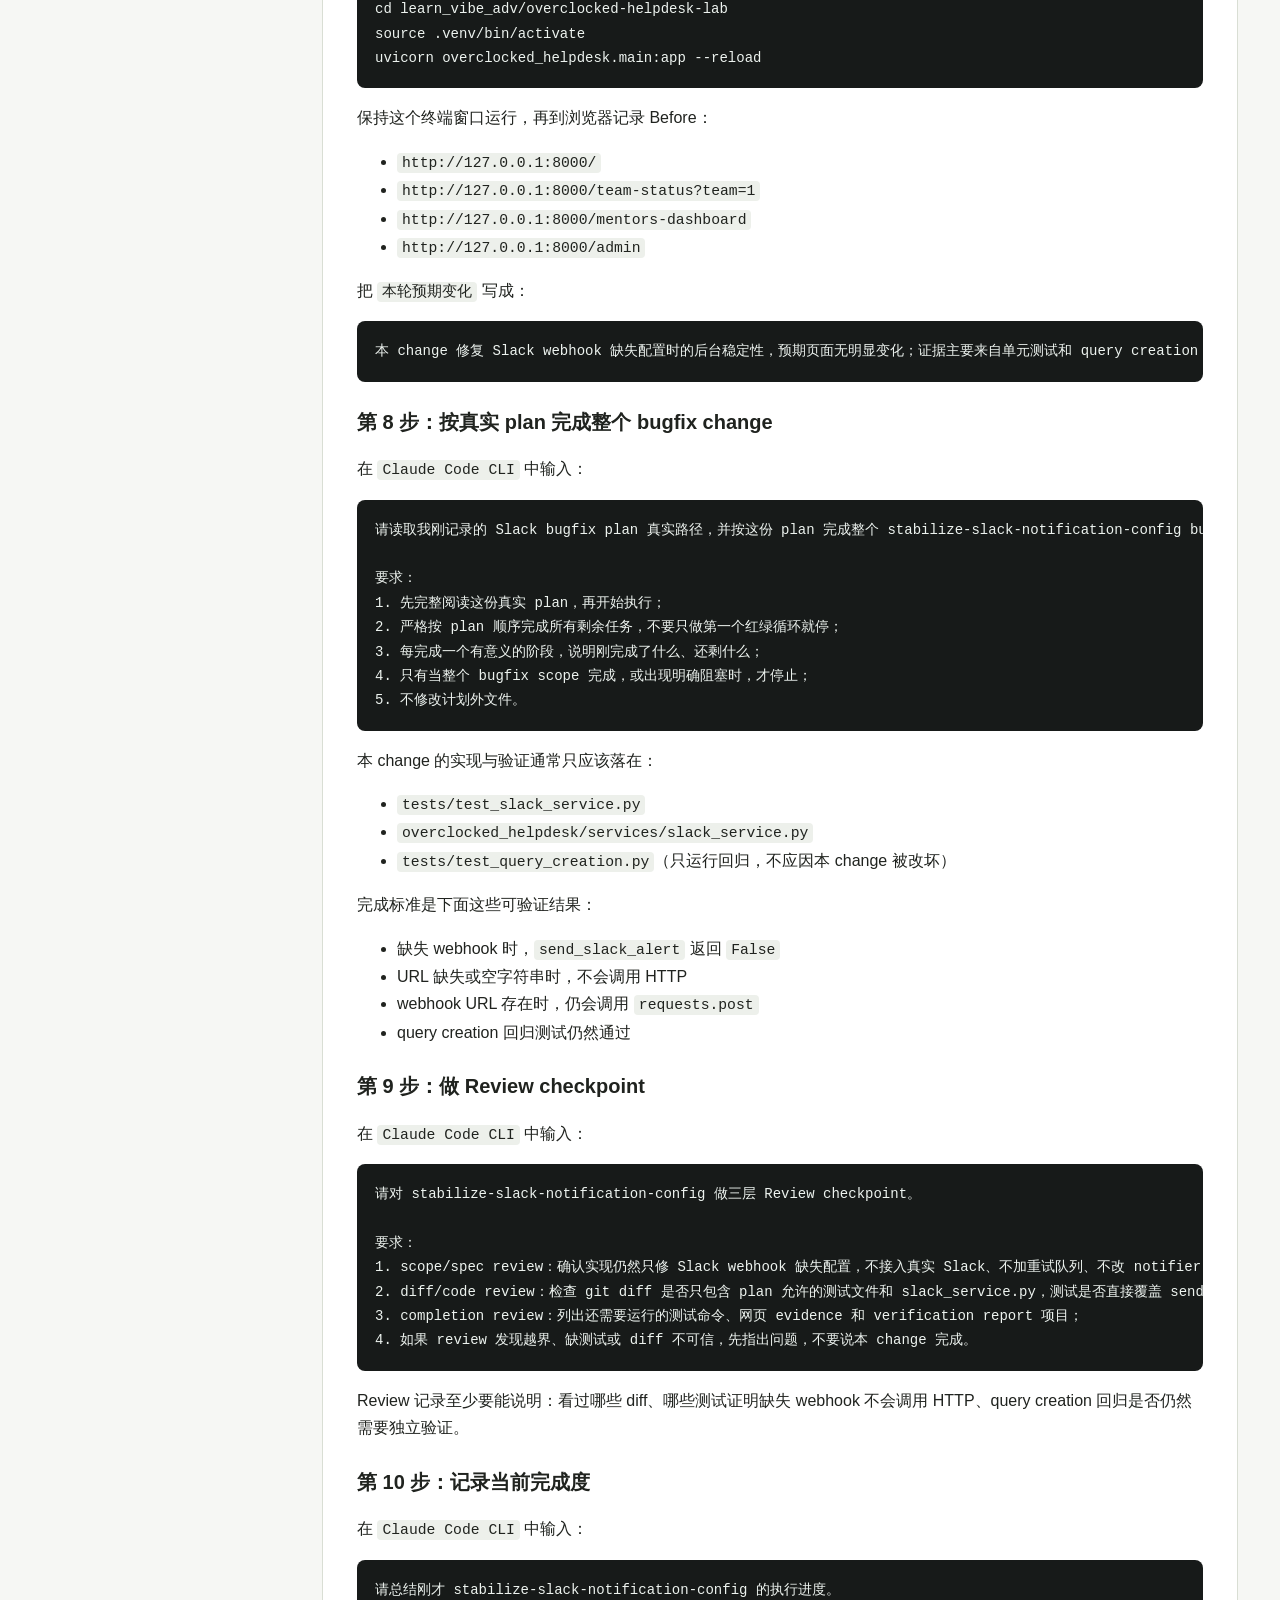
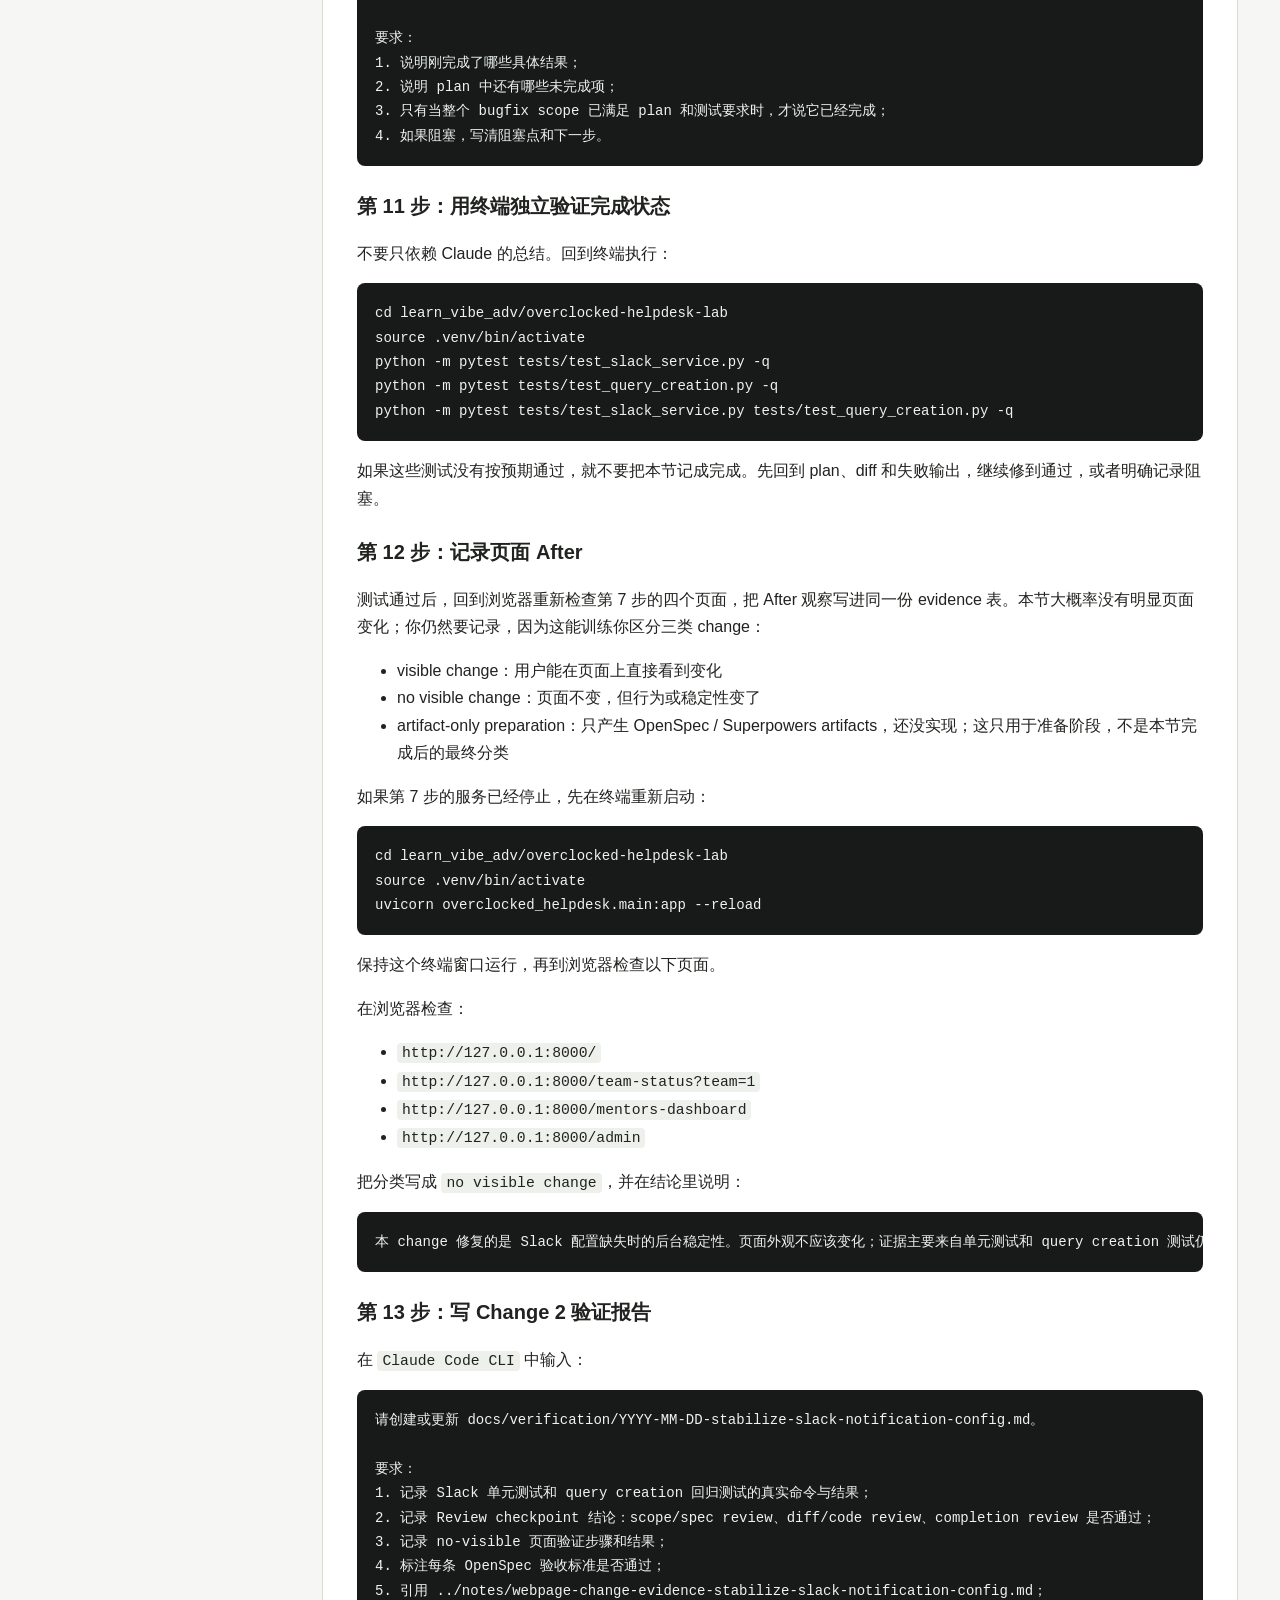
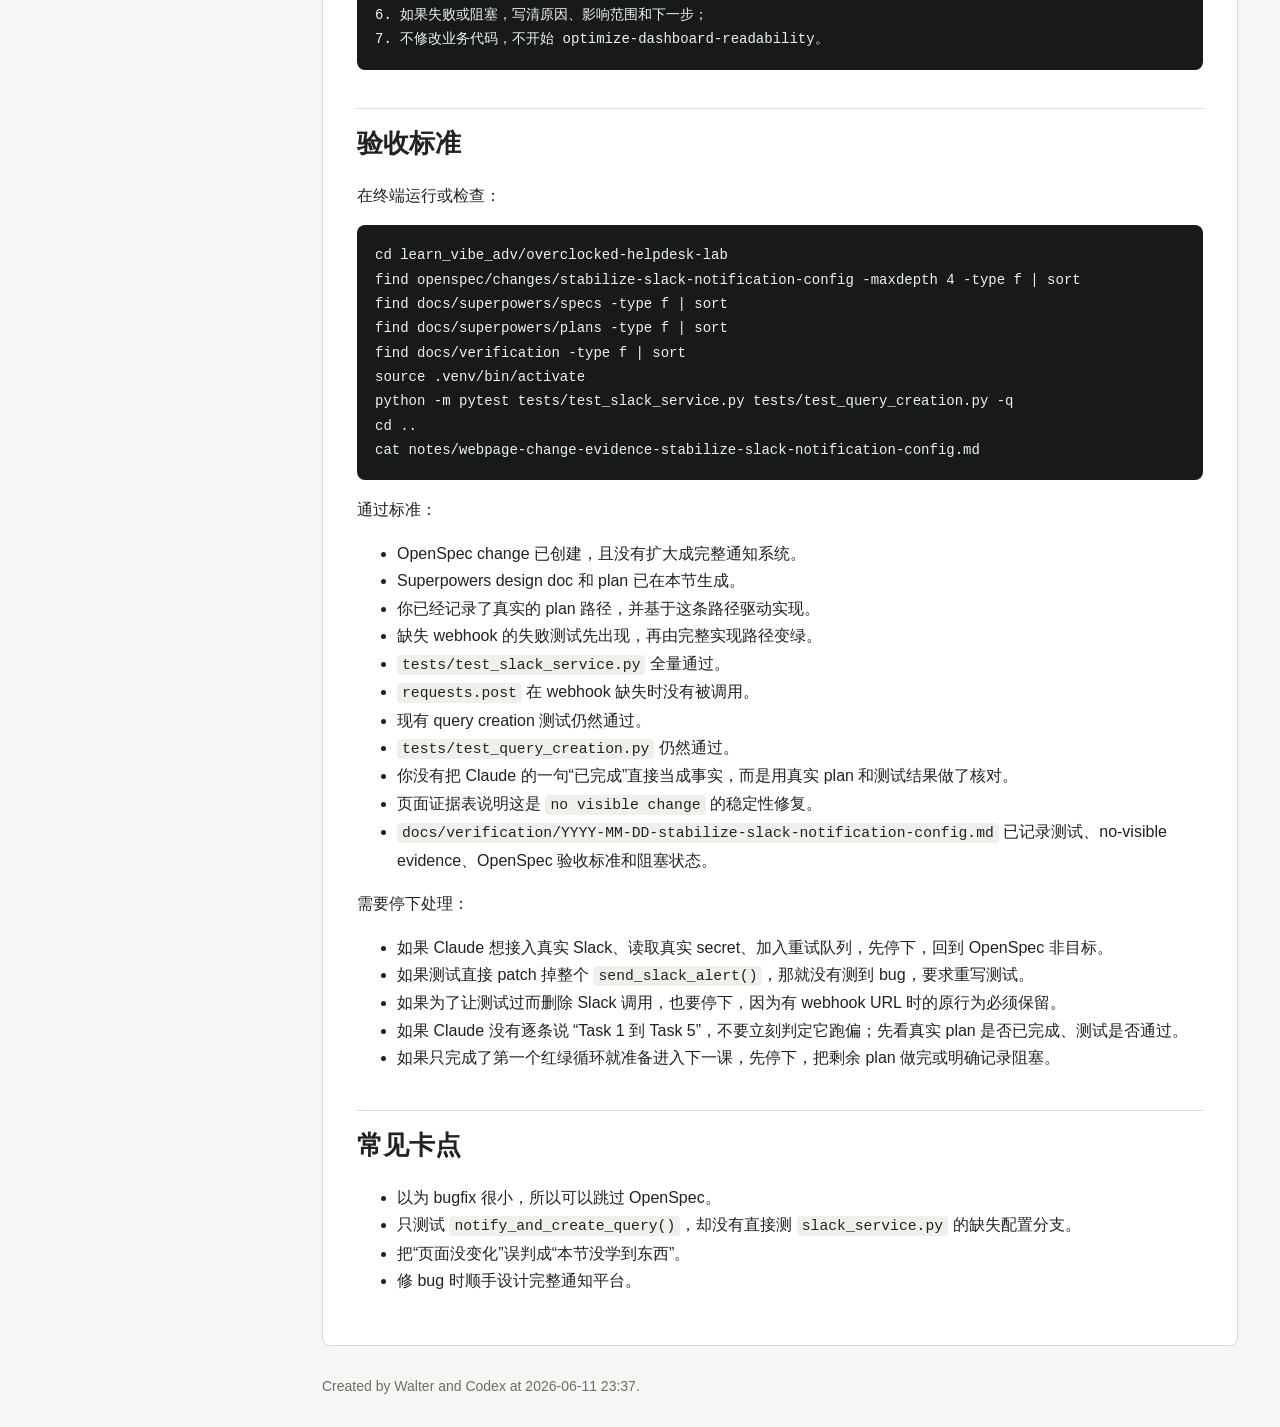
<file: 005html_reader/guide/08_slack_notification_bugfix.html>
<!doctype html>
<html lang="zh-CN">
<head>
  <meta charset="utf-8">
  <meta name="viewport" content="width=device-width, initial-scale=1">
  <title>08. 执行 Change 2：Slack 配置 Bugfix</title>
  <link rel="stylesheet" href="../assets/styles.css">
</head>
<body>
  <button class="menu-button" type="button" aria-controls="sidebar" aria-expanded="false">目录</button>
  <div class="layout">
    <aside class="sidebar" id="sidebar">
      <div class="brand">Vibe Coding Adv Reader</div>
      <nav><a class="nav-link nav-home" href="../index.html">课程首页</a>
<div class="nav-section">阅读入口</div>
<a class="nav-link " href="../article.html">长文导读</a>
<a class="nav-link " href="README.html">课程 README</a>
<div class="nav-section">分节指南</div>
<a class="nav-link " href="00_overview.html">00 从做小项目到优化真实项目</a>
<a class="nav-link " href="01_repo_selection_and_workflow.html">01 选择真实项目，并看懂双工具工作流</a>
<a class="nav-link " href="02_git_basics.html">02 先学会本地 Git，再开始真实项目</a>
<a class="nav-link " href="03_clone_and_baseline.html">03 远程 GitHub、克隆项目并记录基线</a>
<a class="nav-link " href="04_openspec_proposal.html">04 创建 Change 1 OpenSpec</a>
<a class="nav-link " href="05_superpowers_brainstorm.html">05 用 Superpowers 深化设计，但不替代 OpenSpec</a>
<a class="nav-link " href="06_superpowers_write_plan.html">06 用 Superpowers 写可执行 TDD 计划</a>
<a class="nav-link " href="07_tdd_subagent_execution.html">07 用 TDD + subagent 执行 Change 1</a>
<a class="nav-link active" href="08_slack_notification_bugfix.html">08 执行 Change 2</a>
<a class="nav-link " href="09_dashboard_change.html">09 准备并执行 Change 3</a>
<a class="nav-link " href="10_qr_change.html">10 准备并执行 Change 4</a>
<a class="nav-link " href="11_reflection_and_transfer.html">11 最终收口并复盘迁移这套工作流</a></nav>
    </aside>
    <main class="content">
      <header class="page-header">
        <h1>08. 执行 Change 2：Slack 配置 Bugfix</h1>
        <div class="source-label">Source: guide/08_slack_notification_bugfix.md</div>
        <nav class="page-links"><a href="07_tdd_subagent_execution.html">上一页：07 用 TDD + subagent 执行 Change 1</a>
<a href="09_dashboard_change.html">下一页：09 准备并执行 Change 3</a></nav>
      </header>
      <article class="markdown-body">
<h2 id="预计用时">预计用时</h2>
<p>50-75 分钟。</p>
<h2 id="本节位置">本节位置</h2>
<p>完成 <code>07</code> 的 Change 1 质量基线执行，并练习过 TDD + subagent 的委派判断后，你已经知道如何用测试记录当前行为，也知道哪些执行任务可以委派、哪些必须由主线程串行控制。本节是 Change 2：一个很小但真实的 bugfix change <code>stabilize-slack-notification-config</code>。</p>
<p>这节它只修一个通知边界：当 <code>SLACK_WEBHOOK_URL</code> 没有配置时，<code>send_slack_alert()</code> 不应该调用 <code>requests.post(None, ...)</code> 并抛异常。它应该跳过 Slack 通知并返回 <code>False</code>，同时不影响 Query 创建。</p>
<h2 id="工具使用规则">工具使用规则</h2>
<ul>
<li>终端用于查看当前代码、运行聚焦测试、检查 <code>git diff</code>。</li>
<li><code>Claude Code CLI</code> 用于创建 OpenSpec change、触发 Superpowers brainstorming、生成 plan、按 TDD 修复。</li>
<li>本节必须先有 OpenSpec change，再有 Superpowers design 和 plan，最后才进入实现。</li>
<li>本节只修 Slack webhook 缺失配置，不顺手重写通知系统、不接入真实 Slack、不加入重试队列。</li>
</ul>
<h2 id="学习目标">学习目标</h2>
<ul>
<li>把 baseline 中发现的风险升级成一个独立 bugfix change。</li>
<li>理解 bugfix 也需要 OpenSpec：写清“坏行为是什么、目标行为是什么、不做什么”。</li>
<li>用 Superpowers 把 bugfix 拆成失败测试、最小实现、验证。</li>
<li>看懂“没有明显页面变化，但后台稳定性变好了”的 change 证据。</li>
</ul>
<h2 id="本节产出物">本节产出物</h2>
<ul>
<li><code>learn_vibe_adv/overclocked-helpdesk-lab/openspec/changes/stabilize-slack-notification-config/</code>：本节创建</li>
<li><code>docs/superpowers/specs/</code> 下的 Slack bugfix design doc（以真实生成路径为准，本节创建）</li>
<li><code>docs/superpowers/plans/</code> 下的 Slack bugfix plan（以真实生成路径为准，本节创建）</li>
<li>完整 Slack bugfix 修复与回归验证</li>
<li><code>tests/test_slack_service.py</code>：本节新增</li>
<li>更新后的 <code>overclocked_helpdesk/services/slack_service.py</code></li>
<li>通过的 Slack + query creation 回归测试</li>
<li><code>notes/webpage-change-evidence-stabilize-slack-notification-config.md</code></li>
<li><code>docs/verification/YYYY-MM-DD-stabilize-slack-notification-config.md</code></li>
</ul>
<h2 id="操作步骤">操作步骤</h2>
<h3 id="第-1-步-确认-bug-不是凭空想象">第 1 步：确认 bug 不是凭空想象</h3>
<p>在终端执行：</p>
<pre><code class="language-bash">cd learn_vibe_adv/overclocked-helpdesk-lab
sed -n '1,180p' overclocked_helpdesk/services/slack_service.py
sed -n '1,180p' overclocked_helpdesk/services/notifier.py
rg -n &quot;SLACK_WEBHOOK_URL|send_slack_alert|requests.post&quot; overclocked_helpdesk tests docs
</code></pre>
<p>你应该能看到：</p>
<ul>
<li><code>settings.SLACK_WEBHOOK_URL</code> 默认可能是 <code>None</code>。</li>
<li><code>send_slack_alert()</code> 直接把这个值传给 <code>requests.post()</code>。</li>
<li>Change 1 query creation 测试 mock 掉了 <code>send_slack_alert()</code>，所以没有直接修这个风险。</li>
</ul>
<p>本步只确认问题，不修改代码。</p>
<h3 id="第-2-步-创建-openspec-bugfix-change">第 2 步：创建 OpenSpec bugfix change</h3>
<p>在 <code>Claude Code CLI</code> 中输入：</p>
<pre><code class="language-text">/opsx:propose &quot;稳定 OverClocked Helpdesk 的 Slack 通知配置边界。

推荐 OpenSpec change 名称：stabilize-slack-notification-config。

背景：
已有 `quality-baseline` tests 记录 query creation 会调用 send_slack_alert。但当前 startup repo 自带的 `slack_service.py` 在 `SLACK_WEBHOOK_URL` 未配置时仍会 `requests.post(None, ...)`，可能抛异常。

目标：
1. SLACK_WEBHOOK_URL 缺失或为空字符串时，send_slack_alert 返回 False；
2. 缺失 Slack 配置不应该阻止 Query 创建；
3. 有 webhook URL 时仍按原 payload 调用 requests.post；
4. 不接入真实 Slack，不加入重试队列，不重写 notifier 架构。

验收：
- 有单元测试证明缺失 webhook 时不会调用 requests.post；
- 有测试证明 send_slack_alert 返回 False；
- 现有 query creation 测试仍然通过；
- 如果 webhook URL 存在，原有 payload 形状保持不变。&quot;
</code></pre>
<p>本课程默认后续使用 <code>stabilize-slack-notification-config</code>。如果 Claude/OpenSpec 生成了不同目录名，先运行 <code>find openspec/changes -maxdepth 2 -type d | sort</code>，后面所有命令和 prompt 都以真实名字为准。</p>
<h3 id="第-3-步-检查-openspec-artifacts">第 3 步：检查 OpenSpec artifacts</h3>
<p>下面命令使用课程默认名；如果第 2 步生成的名字不同，把 <code>stabilize-slack-notification-config</code> 替换为真实名字。</p>
<p>在终端执行：</p>
<pre><code class="language-bash">cd learn_vibe_adv/overclocked-helpdesk-lab
openspec status --change stabilize-slack-notification-config --json
find openspec/changes/stabilize-slack-notification-config -maxdepth 4 -type f | sort
</code></pre>
<h3 id="第-4-步-用-superpowers-深化-bugfix-设计">第 4 步：用 Superpowers 深化 bugfix 设计</h3>
<p>在 <code>Claude Code CLI</code> 中输入：</p>
<pre><code class="language-text">请基于 stabilize-slack-notification-config 的 OpenSpec artifacts 使用 Superpowers brainstorming。

要求：
1. OpenSpec 是需求事实源；
2. 只深化 Slack 缺失配置的测试策略和完整 bugfix 路径；
3. 把互动中形成的技术决策写进 design doc，包括测试策略、边界条件、mock target、缺失或空 webhook 的预期行为、明确不做什么；
4. 输出 design doc 到 docs/superpowers/specs/，并在完成后告诉我实际文件路径；
5. 不把这个 bugfix 扩大成完整通知系统；
6. 不修改业务代码。
</code></pre>
<h3 id="第-5-步-发现并记录-slack-design-doc-真实路径">第 5 步：发现并记录 Slack design doc 真实路径</h3>
<p>Claude Code 生成的文件名可能和课程示例不同。先用文件系统确认真实路径：</p>
<pre><code class="language-bash">find docs/superpowers/specs -type f | sort
</code></pre>
<p>记录 Slack bugfix design doc 的真实路径。后面的 writing-plans 提示词要直接复用这条路径，不要猜文件名。</p>
<h3 id="第-6-步-生成-tdd-实施计划">第 6 步：生成 TDD 实施计划</h3>
<p>先在终端执行：</p>
<pre><code class="language-bash">git rev-parse HEAD
</code></pre>
<p>然后在 <code>Claude Code CLI</code> 中输入：</p>
<pre><code class="language-text">请使用 Superpowers writing-plans，为 stabilize-slack-notification-config 创建实施计划。

输入：
- OpenSpec change: openspec/changes/stabilize-slack-notification-config/
- Design Doc: &lt;paste the actual Slack design doc path you recorded in Step 5&gt;
- base-ref: &lt;paste the real git rev-parse HEAD output&gt;

要求：
1. 先读取 OpenSpec artifacts 和上面的真实 Design Doc；
2. 以 OpenSpec 作为需求边界，以 Design Doc 作为技术决策来源；
3. plan 必须把 Design Doc 中的技术决策转成 TDD tasks；
4. 如果 Design Doc 与 OpenSpec 冲突，停止并指出冲突，不要自行决定；
5. plan 放到 docs/superpowers/plans/，并在完成后告诉我实际文件路径；
6. 第一项实现任务必须先写失败测试或回归测试；
7. 不把这个 bugfix 扩大成完整通知系统；
8. 除非 Design Doc 明确写入且 OpenSpec 允许，否则不要接入真实 Slack，不要加入重试机制。
</code></pre>
<p>然后回到终端执行：</p>
<pre><code class="language-bash">find docs/superpowers/plans -type f | sort
</code></pre>
<p>记录 Slack bugfix plan 的真实路径。后面的执行不要猜文件名，要直接复用这条真实路径。</p>
<h3 id="第-7-步-先记录页面-before">第 7 步：先记录页面 Before</h3>
<p>本节修的是后台稳定性，正常情况下页面外观不应该变化。实现前先记录页面 Before，后面才能证明“没有可见变化”是符合预期，而不是漏看影响。</p>
<p>在终端执行：</p>
<pre><code class="language-bash">cd learn_vibe_adv
cp notes/webpage-change-evidence.md notes/webpage-change-evidence-stabilize-slack-notification-config.md
</code></pre>
<p>然后在另一个终端执行：</p>
<pre><code class="language-bash">cd learn_vibe_adv/overclocked-helpdesk-lab
source .venv/bin/activate
uvicorn overclocked_helpdesk.main:app --reload
</code></pre>
<p>保持这个终端窗口运行，再到浏览器记录 Before：</p>
<ul>
<li><code>http://127.0.0.1:8000/</code></li>
<li><code>http://127.0.0.1:8000/team-status?team=1</code></li>
<li><code>http://127.0.0.1:8000/mentors-dashboard</code></li>
<li><code>http://127.0.0.1:8000/admin</code></li>
</ul>
<p>把 <code>本轮预期变化</code> 写成：</p>
<pre><code class="language-text">本 change 修复 Slack webhook 缺失配置时的后台稳定性，预期页面无明显变化；证据主要来自单元测试和 query creation 回归测试。
</code></pre>
<h3 id="第-8-步-按真实-plan-完成整个-bugfix-change">第 8 步：按真实 plan 完成整个 bugfix change</h3>
<p>在 <code>Claude Code CLI</code> 中输入：</p>
<pre><code class="language-text">请读取我刚记录的 Slack bugfix plan 真实路径，并按这份 plan 完成整个 stabilize-slack-notification-config bugfix scope，直到它完成或出现明确阻塞。

要求：
1. 先完整阅读这份真实 plan，再开始执行；
2. 严格按 plan 顺序完成所有剩余任务，不要只做第一个红绿循环就停；
3. 每完成一个有意义的阶段，说明刚完成了什么、还剩什么；
4. 只有当整个 bugfix scope 完成，或出现明确阻塞时，才停止；
5. 不修改计划外文件。
</code></pre>
<p>本 change 的实现与验证通常只应该落在：</p>
<ul>
<li><code>tests/test_slack_service.py</code></li>
<li><code>overclocked_helpdesk/services/slack_service.py</code></li>
<li><code>tests/test_query_creation.py</code>（只运行回归，不应因本 change 被改坏）</li>
</ul>
<p>完成标准是下面这些可验证结果：</p>
<ul>
<li>缺失 webhook 时，<code>send_slack_alert</code> 返回 <code>False</code></li>
<li>URL 缺失或空字符串时，不会调用 HTTP</li>
<li>webhook URL 存在时，仍会调用 <code>requests.post</code></li>
<li>query creation 回归测试仍然通过</li>
</ul>
<h3 id="第-9-步-做-review-checkpoint">第 9 步：做 Review checkpoint</h3>
<p>在 <code>Claude Code CLI</code> 中输入：</p>
<pre><code class="language-text">请对 stabilize-slack-notification-config 做三层 Review checkpoint。

要求：
1. scope/spec review：确认实现仍然只修 Slack webhook 缺失配置，不接入真实 Slack、不加重试队列、不改 notifier 架构；
2. diff/code review：检查 git diff 是否只包含 plan 允许的测试文件和 slack_service.py，测试是否直接覆盖 send_slack_alert() 的缺失配置分支；
3. completion review：列出还需要运行的测试命令、网页 evidence 和 verification report 项目；
4. 如果 review 发现越界、缺测试或 diff 不可信，先指出问题，不要说本 change 完成。
</code></pre>
<p>Review 记录至少要能说明：看过哪些 diff、哪些测试证明缺失 webhook 不会调用 HTTP、query creation 回归是否仍然需要独立验证。</p>
<h3 id="第-10-步-记录当前完成度">第 10 步：记录当前完成度</h3>
<p>在 <code>Claude Code CLI</code> 中输入：</p>
<pre><code class="language-text">请总结刚才 stabilize-slack-notification-config 的执行进度。

要求：
1. 说明刚完成了哪些具体结果；
2. 说明 plan 中还有哪些未完成项；
3. 只有当整个 bugfix scope 已满足 plan 和测试要求时，才说它已经完成；
4. 如果阻塞，写清阻塞点和下一步。
</code></pre>
<h3 id="第-11-步-用终端独立验证完成状态">第 11 步：用终端独立验证完成状态</h3>
<p>不要只依赖 Claude 的总结。回到终端执行：</p>
<pre><code class="language-bash">cd learn_vibe_adv/overclocked-helpdesk-lab
source .venv/bin/activate
python -m pytest tests/test_slack_service.py -q
python -m pytest tests/test_query_creation.py -q
python -m pytest tests/test_slack_service.py tests/test_query_creation.py -q
</code></pre>
<p>如果这些测试没有按预期通过，就不要把本节记成完成。先回到 plan、diff 和失败输出，继续修到通过，或者明确记录阻塞。</p>
<h3 id="第-12-步-记录页面-after">第 12 步：记录页面 After</h3>
<p>测试通过后，回到浏览器重新检查第 7 步的四个页面，把 After 观察写进同一份 evidence 表。本节大概率没有明显页面变化；你仍然要记录，因为这能训练你区分三类 change：</p>
<ul>
<li>visible change：用户能在页面上直接看到变化</li>
<li>no visible change：页面不变，但行为或稳定性变了</li>
<li>artifact-only preparation：只产生 OpenSpec / Superpowers artifacts，还没实现；这只用于准备阶段，不是本节完成后的最终分类</li>
</ul>
<p>如果第 7 步的服务已经停止，先在终端重新启动：</p>
<pre><code class="language-bash">cd learn_vibe_adv/overclocked-helpdesk-lab
source .venv/bin/activate
uvicorn overclocked_helpdesk.main:app --reload
</code></pre>
<p>保持这个终端窗口运行，再到浏览器检查以下页面。</p>
<p>在浏览器检查：</p>
<ul>
<li><code>http://127.0.0.1:8000/</code></li>
<li><code>http://127.0.0.1:8000/team-status?team=1</code></li>
<li><code>http://127.0.0.1:8000/mentors-dashboard</code></li>
<li><code>http://127.0.0.1:8000/admin</code></li>
</ul>
<p>把分类写成 <code>no visible change</code>，并在结论里说明：</p>
<pre><code class="language-text">本 change 修复的是 Slack 配置缺失时的后台稳定性。页面外观不应该变化；证据主要来自单元测试和 query creation 测试仍然通过。
</code></pre>
<h3 id="第-13-步-写-change-2-验证报告">第 13 步：写 Change 2 验证报告</h3>
<p>在 <code>Claude Code CLI</code> 中输入：</p>
<pre><code class="language-text">请创建或更新 docs/verification/YYYY-MM-DD-stabilize-slack-notification-config.md。

要求：
1. 记录 Slack 单元测试和 query creation 回归测试的真实命令与结果；
2. 记录 Review checkpoint 结论：scope/spec review、diff/code review、completion review 是否通过；
3. 记录 no-visible 页面验证步骤和结果；
4. 标注每条 OpenSpec 验收标准是否通过；
5. 引用 ../notes/webpage-change-evidence-stabilize-slack-notification-config.md；
6. 如果失败或阻塞，写清原因、影响范围和下一步；
7. 不修改业务代码，不开始 optimize-dashboard-readability。
</code></pre>
<h2 id="验收标准">验收标准</h2>
<p>在终端运行或检查：</p>
<pre><code class="language-bash">cd learn_vibe_adv/overclocked-helpdesk-lab
find openspec/changes/stabilize-slack-notification-config -maxdepth 4 -type f | sort
find docs/superpowers/specs -type f | sort
find docs/superpowers/plans -type f | sort
find docs/verification -type f | sort
source .venv/bin/activate
python -m pytest tests/test_slack_service.py tests/test_query_creation.py -q
cd ..
cat notes/webpage-change-evidence-stabilize-slack-notification-config.md
</code></pre>
<p>通过标准：</p>
<ul>
<li>OpenSpec change 已创建，且没有扩大成完整通知系统。</li>
<li>Superpowers design doc 和 plan 已在本节生成。</li>
<li>你已经记录了真实的 plan 路径，并基于这条路径驱动实现。</li>
<li>缺失 webhook 的失败测试先出现，再由完整实现路径变绿。</li>
<li><code>tests/test_slack_service.py</code> 全量通过。</li>
<li><code>requests.post</code> 在 webhook 缺失时没有被调用。</li>
<li>现有 query creation 测试仍然通过。</li>
<li><code>tests/test_query_creation.py</code> 仍然通过。</li>
<li>你没有把 Claude 的一句“已完成”直接当成事实，而是用真实 plan 和测试结果做了核对。</li>
<li>页面证据表说明这是 <code>no visible change</code> 的稳定性修复。</li>
<li><code>docs/verification/YYYY-MM-DD-stabilize-slack-notification-config.md</code> 已记录测试、no-visible evidence、OpenSpec 验收标准和阻塞状态。</li>
</ul>
<p>需要停下处理：</p>
<ul>
<li>如果 Claude 想接入真实 Slack、读取真实 secret、加入重试队列，先停下，回到 OpenSpec 非目标。</li>
<li>如果测试直接 patch 掉整个 <code>send_slack_alert()</code>，那就没有测到 bug，要求重写测试。</li>
<li>如果为了让测试过而删除 Slack 调用，也要停下，因为有 webhook URL 时的原行为必须保留。</li>
<li>如果 Claude 没有逐条说 “Task 1 到 Task 5”，不要立刻判定它跑偏；先看真实 plan 是否已完成、测试是否通过。</li>
<li>如果只完成了第一个红绿循环就准备进入下一课，先停下，把剩余 plan 做完或明确记录阻塞。</li>
</ul>
<h2 id="常见卡点">常见卡点</h2>
<ul>
<li>以为 bugfix 很小，所以可以跳过 OpenSpec。</li>
<li>只测试 <code>notify_and_create_query()</code>，却没有直接测 <code>slack_service.py</code> 的缺失配置分支。</li>
<li>把“页面没变化”误判成“本节没学到东西”。</li>
<li>修 bug 时顺手设计完整通知平台。</li>
</ul>

      </article>
      <footer class="footer">Created by Walter and Codex at 2026-06-11 23:37.</footer>
    </main>
  </div>
  <script src="../assets/reader.js"></script>
</body>
</html>
</file>
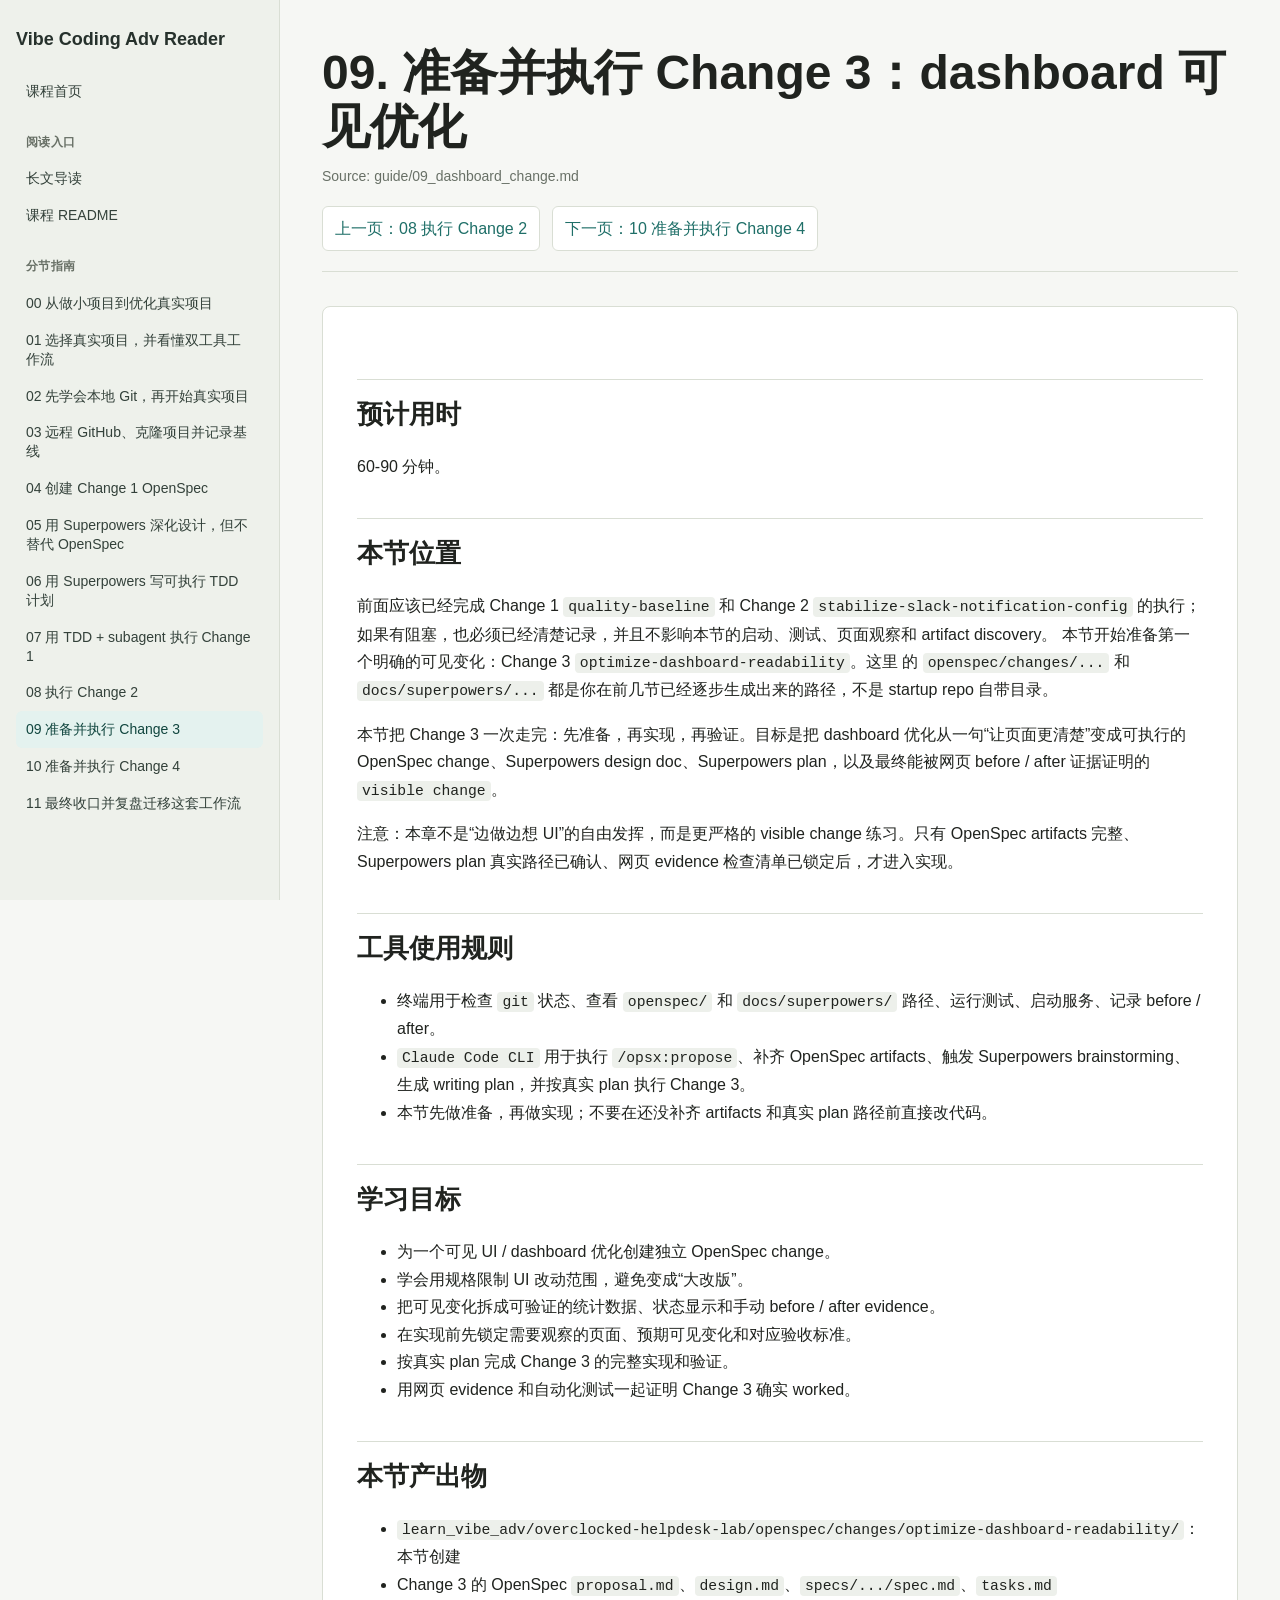
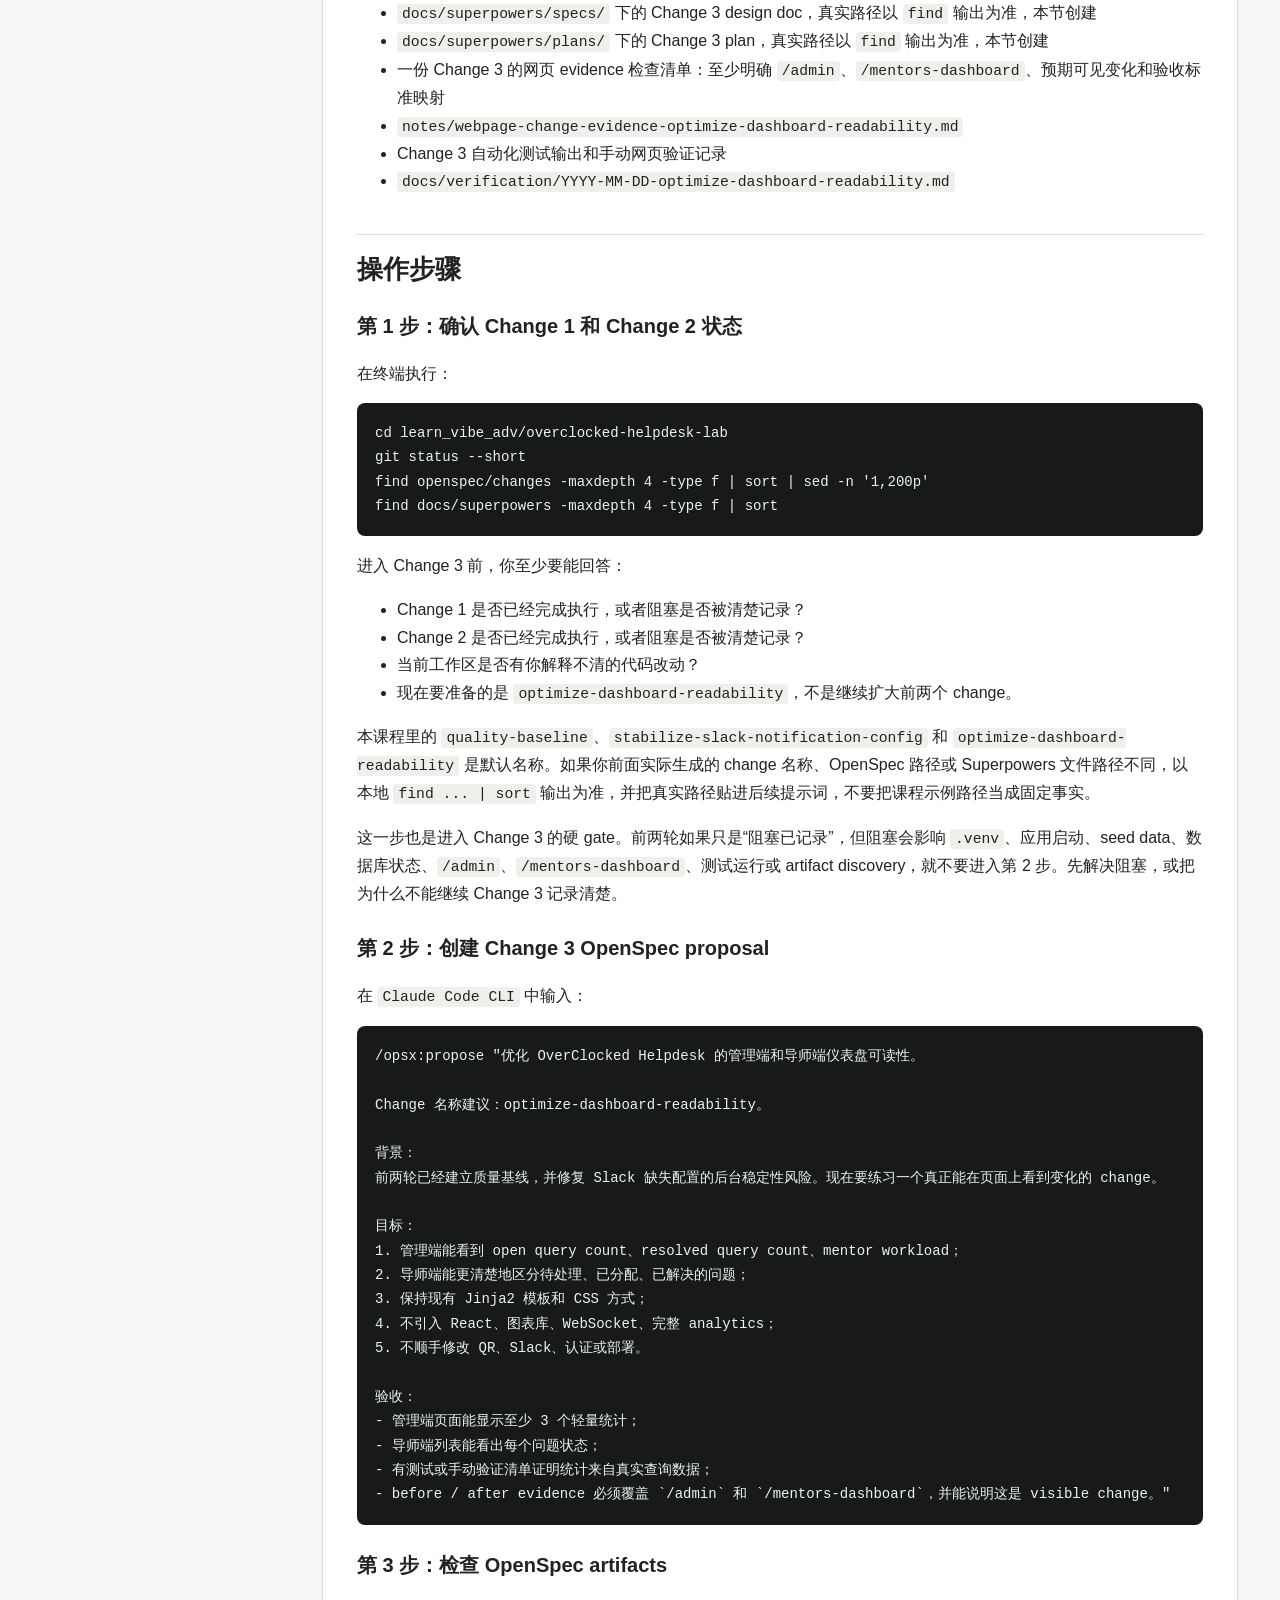
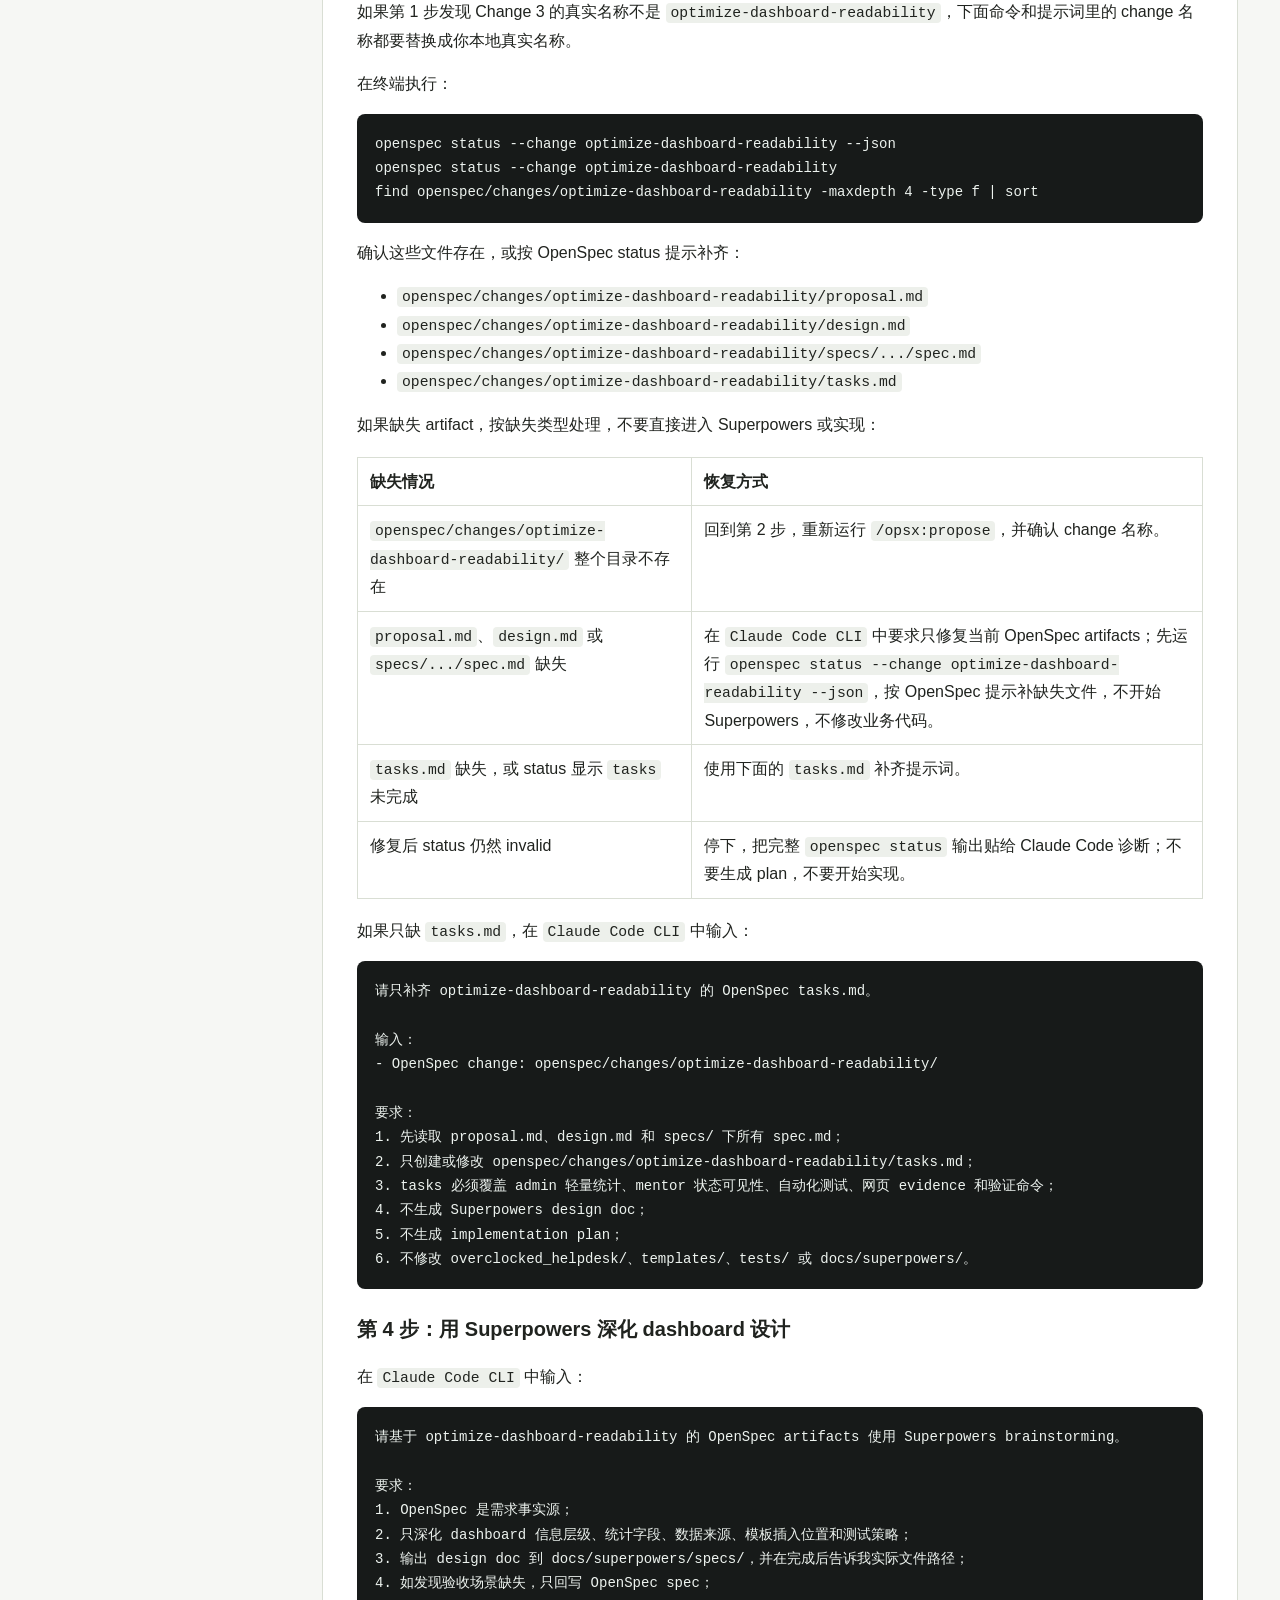
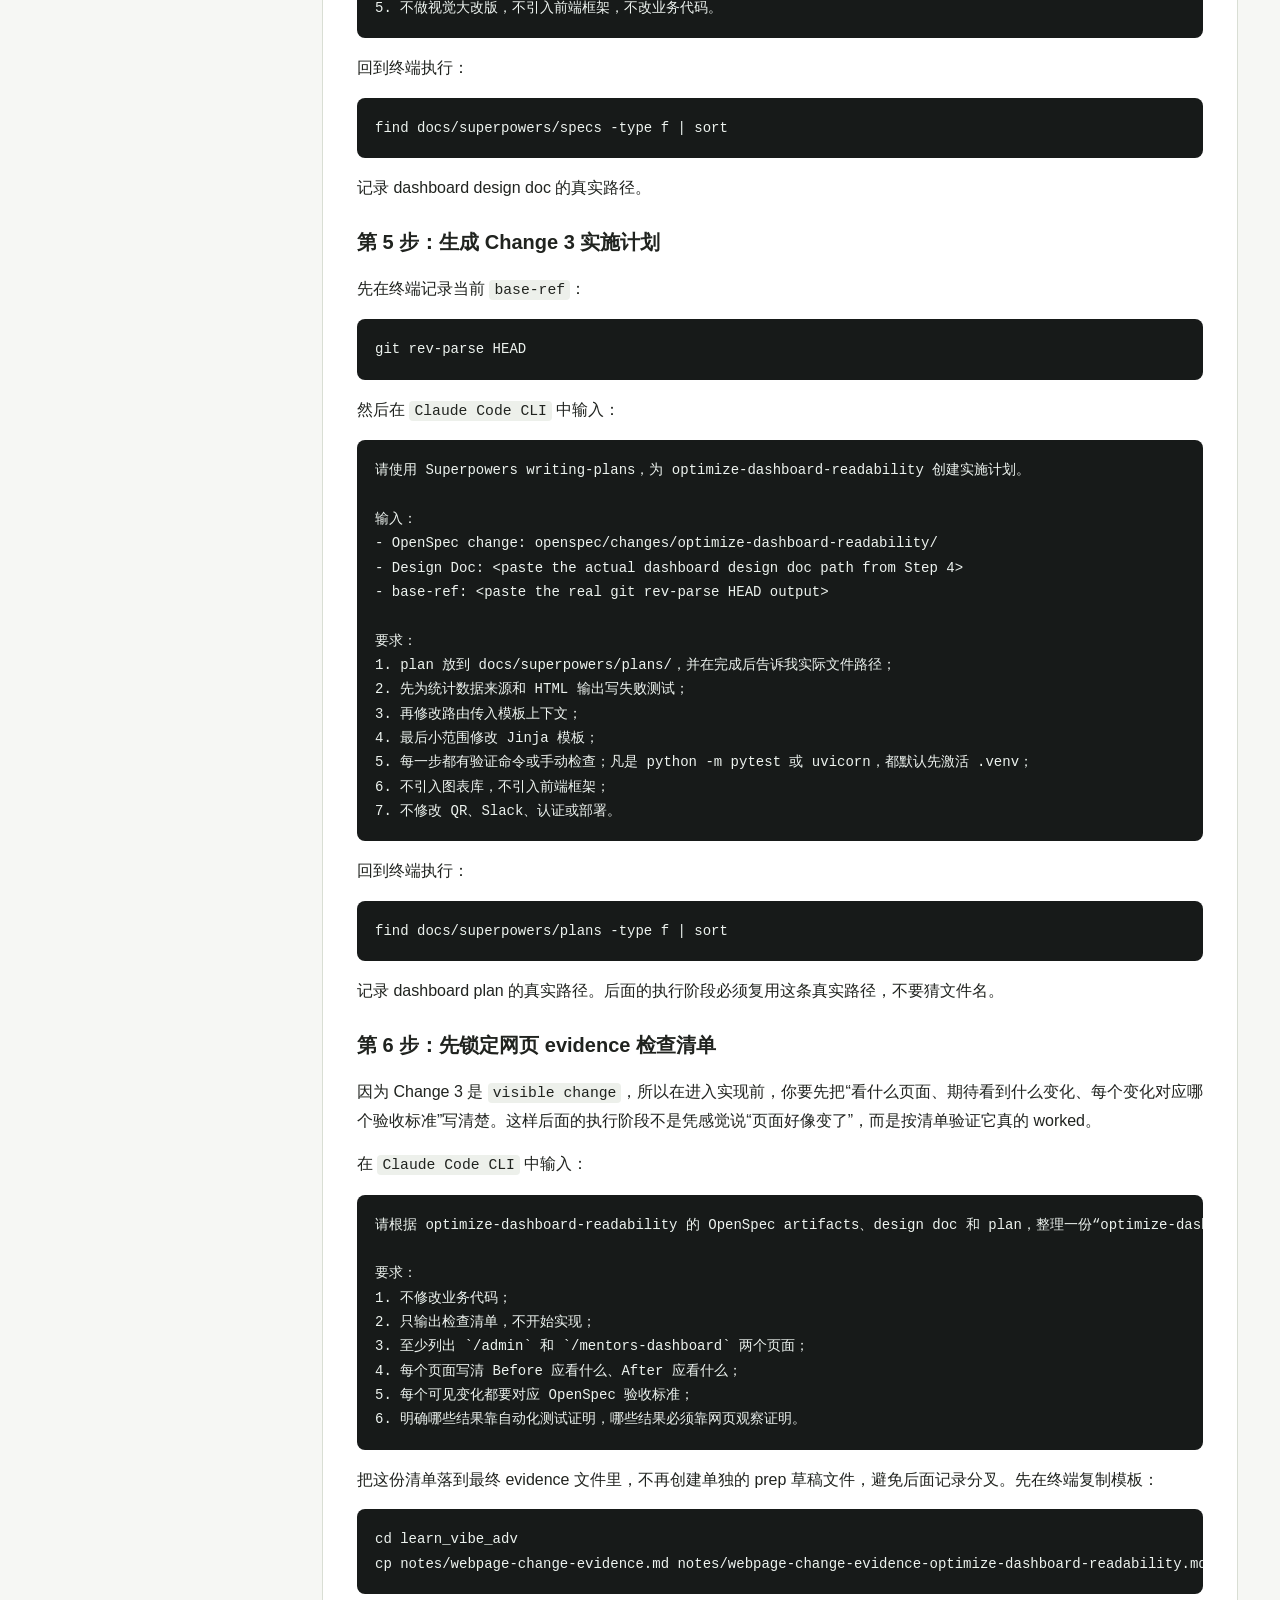
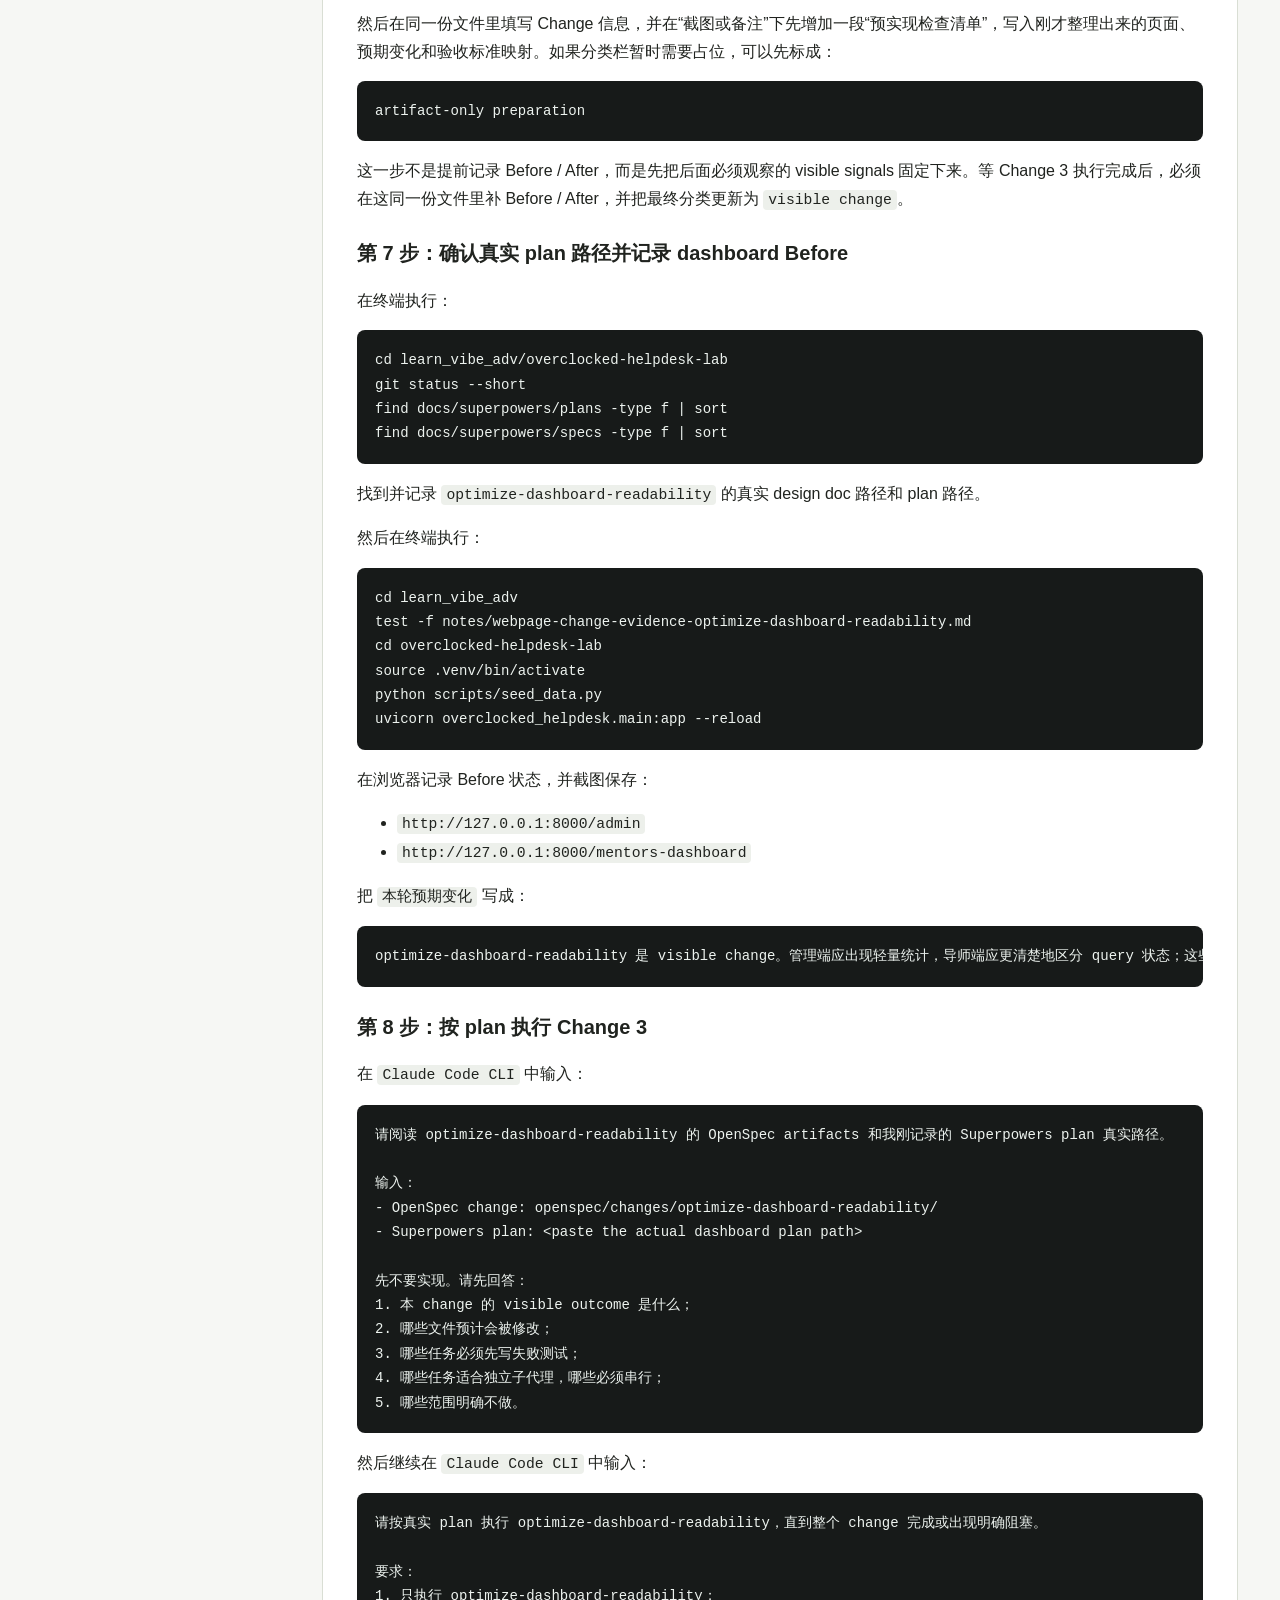
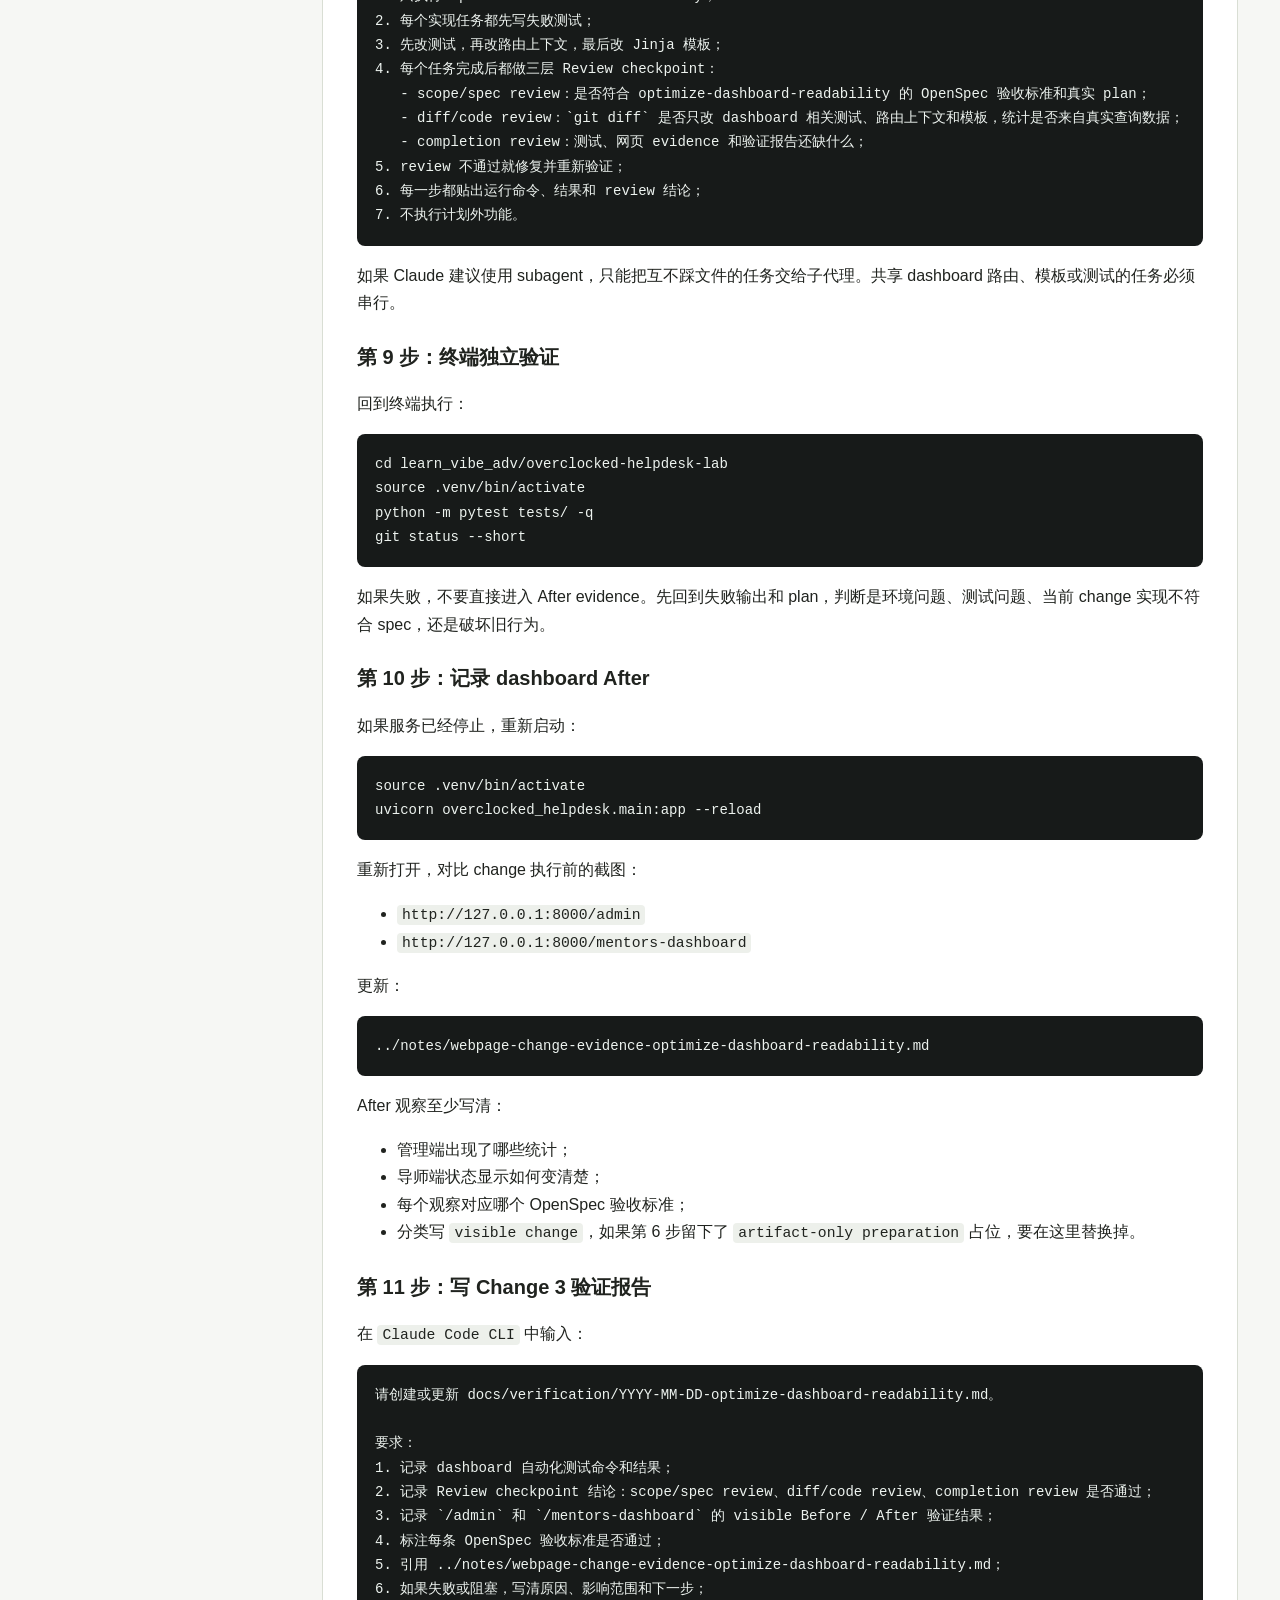
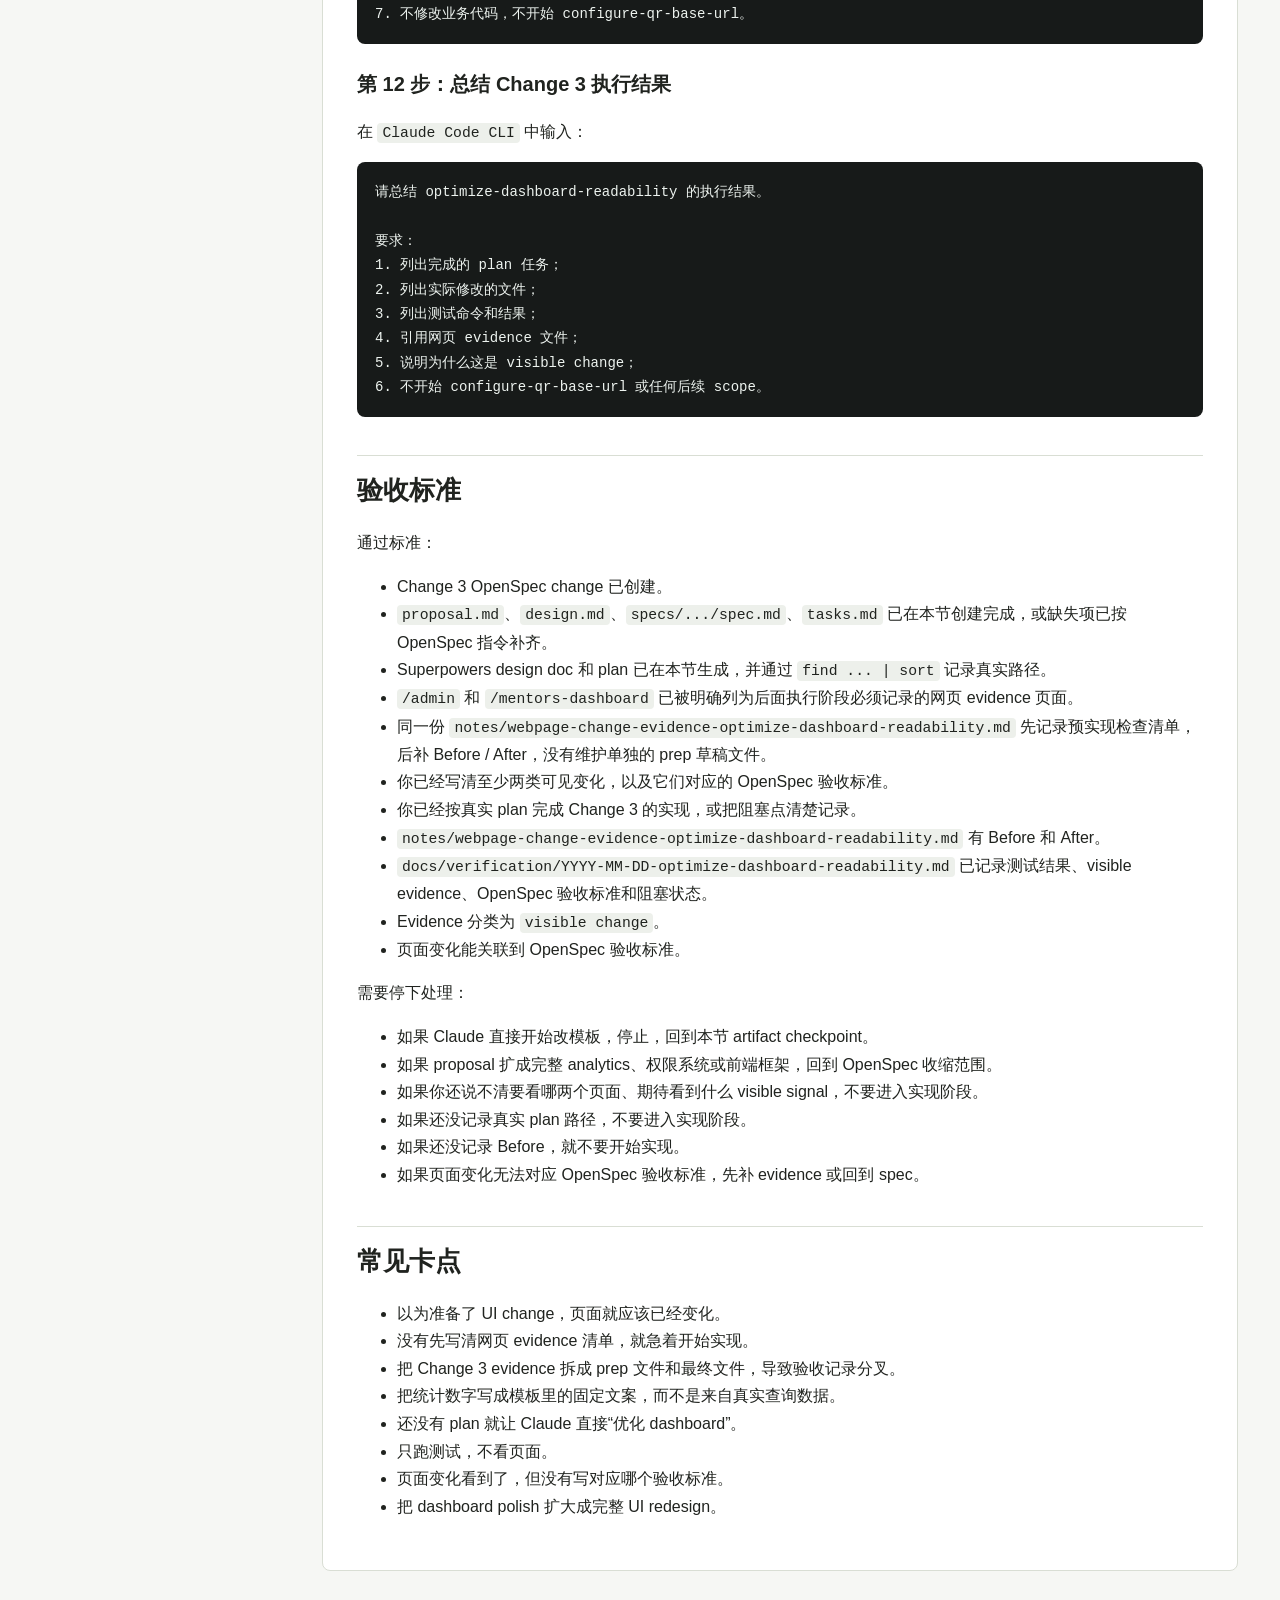
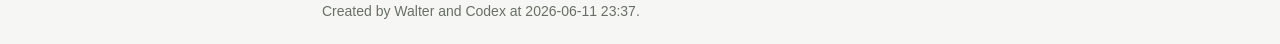
<file: 005html_reader/guide/09_dashboard_change.html>
<!doctype html>
<html lang="zh-CN">
<head>
  <meta charset="utf-8">
  <meta name="viewport" content="width=device-width, initial-scale=1">
  <title>09. 准备并执行 Change 3：dashboard 可见优化</title>
  <link rel="stylesheet" href="../assets/styles.css">
</head>
<body>
  <button class="menu-button" type="button" aria-controls="sidebar" aria-expanded="false">目录</button>
  <div class="layout">
    <aside class="sidebar" id="sidebar">
      <div class="brand">Vibe Coding Adv Reader</div>
      <nav><a class="nav-link nav-home" href="../index.html">课程首页</a>
<div class="nav-section">阅读入口</div>
<a class="nav-link " href="../article.html">长文导读</a>
<a class="nav-link " href="README.html">课程 README</a>
<div class="nav-section">分节指南</div>
<a class="nav-link " href="00_overview.html">00 从做小项目到优化真实项目</a>
<a class="nav-link " href="01_repo_selection_and_workflow.html">01 选择真实项目，并看懂双工具工作流</a>
<a class="nav-link " href="02_git_basics.html">02 先学会本地 Git，再开始真实项目</a>
<a class="nav-link " href="03_clone_and_baseline.html">03 远程 GitHub、克隆项目并记录基线</a>
<a class="nav-link " href="04_openspec_proposal.html">04 创建 Change 1 OpenSpec</a>
<a class="nav-link " href="05_superpowers_brainstorm.html">05 用 Superpowers 深化设计，但不替代 OpenSpec</a>
<a class="nav-link " href="06_superpowers_write_plan.html">06 用 Superpowers 写可执行 TDD 计划</a>
<a class="nav-link " href="07_tdd_subagent_execution.html">07 用 TDD + subagent 执行 Change 1</a>
<a class="nav-link " href="08_slack_notification_bugfix.html">08 执行 Change 2</a>
<a class="nav-link active" href="09_dashboard_change.html">09 准备并执行 Change 3</a>
<a class="nav-link " href="10_qr_change.html">10 准备并执行 Change 4</a>
<a class="nav-link " href="11_reflection_and_transfer.html">11 最终收口并复盘迁移这套工作流</a></nav>
    </aside>
    <main class="content">
      <header class="page-header">
        <h1>09. 准备并执行 Change 3：dashboard 可见优化</h1>
        <div class="source-label">Source: guide/09_dashboard_change.md</div>
        <nav class="page-links"><a href="08_slack_notification_bugfix.html">上一页：08 执行 Change 2</a>
<a href="10_qr_change.html">下一页：10 准备并执行 Change 4</a></nav>
      </header>
      <article class="markdown-body">
<h2 id="预计用时">预计用时</h2>
<p>60-90 分钟。</p>
<h2 id="本节位置">本节位置</h2>
<p>前面应该已经完成 Change 1 <code>quality-baseline</code> 和 Change 2 <code>stabilize-slack-notification-config</code> 的执行；如果有阻塞，也必须已经清楚记录，并且不影响本节的启动、测试、页面观察和 artifact discovery。
本节开始准备第一个明确的可见变化：Change 3 <code>optimize-dashboard-readability</code>。这里
的 <code>openspec/changes/...</code> 和 <code>docs/superpowers/...</code> 都是你在前几节已经逐步生成出来的路径，不是 startup repo 自带目录。</p>
<p>本节把 Change 3 一次走完：先准备，再实现，再验证。目标是把 dashboard 优化从一句“让页面更清楚”变成可执行的 OpenSpec change、Superpowers design doc、Superpowers plan，以及最终能被网页 before / after 证据证明的 <code>visible change</code>。</p>
<p>注意：本章不是“边做边想 UI”的自由发挥，而是更严格的 visible change 练习。只有 OpenSpec artifacts 完整、Superpowers plan 真实路径已确认、网页 evidence 检查清单已锁定后，才进入实现。</p>
<h2 id="工具使用规则">工具使用规则</h2>
<ul>
<li>终端用于检查 <code>git</code> 状态、查看 <code>openspec/</code> 和 <code>docs/superpowers/</code> 路径、运行测试、启动服务、记录 before / after。</li>
<li><code>Claude Code CLI</code> 用于执行 <code>/opsx:propose</code>、补齐 OpenSpec artifacts、触发 Superpowers brainstorming、生成 writing plan，并按真实 plan 执行 Change 3。</li>
<li>本节先做准备，再做实现；不要在还没补齐 artifacts 和真实 plan 路径前直接改代码。</li>
</ul>
<h2 id="学习目标">学习目标</h2>
<ul>
<li>为一个可见 UI / dashboard 优化创建独立 OpenSpec change。</li>
<li>学会用规格限制 UI 改动范围，避免变成“大改版”。</li>
<li>把可见变化拆成可验证的统计数据、状态显示和手动 before / after evidence。</li>
<li>在实现前先锁定需要观察的页面、预期可见变化和对应验收标准。</li>
<li>按真实 plan 完成 Change 3 的完整实现和验证。</li>
<li>用网页 evidence 和自动化测试一起证明 Change 3 确实 worked。</li>
</ul>
<h2 id="本节产出物">本节产出物</h2>
<ul>
<li><code>learn_vibe_adv/overclocked-helpdesk-lab/openspec/changes/optimize-dashboard-readability/</code>：本节创建</li>
<li>Change 3 的 OpenSpec <code>proposal.md</code>、<code>design.md</code>、<code>specs/.../spec.md</code>、<code>tasks.md</code></li>
<li><code>docs/superpowers/specs/</code> 下的 Change 3 design doc，真实路径以 <code>find</code> 输出为准，本节创建</li>
<li><code>docs/superpowers/plans/</code> 下的 Change 3 plan，真实路径以 <code>find</code> 输出为准，本节创建</li>
<li>一份 Change 3 的网页 evidence 检查清单：至少明确 <code>/admin</code>、<code>/mentors-dashboard</code>、预期可见变化和验收标准映射</li>
<li><code>notes/webpage-change-evidence-optimize-dashboard-readability.md</code></li>
<li>Change 3 自动化测试输出和手动网页验证记录</li>
<li><code>docs/verification/YYYY-MM-DD-optimize-dashboard-readability.md</code></li>
</ul>
<h2 id="操作步骤">操作步骤</h2>
<h3 id="第-1-步-确认-change-1-和-change-2-状态">第 1 步：确认 Change 1 和 Change 2 状态</h3>
<p>在终端执行：</p>
<pre><code class="language-bash">cd learn_vibe_adv/overclocked-helpdesk-lab
git status --short
find openspec/changes -maxdepth 4 -type f | sort | sed -n '1,200p'
find docs/superpowers -maxdepth 4 -type f | sort
</code></pre>
<p>进入 Change 3 前，你至少要能回答：</p>
<ul>
<li>Change 1 是否已经完成执行，或者阻塞是否被清楚记录？</li>
<li>Change 2 是否已经完成执行，或者阻塞是否被清楚记录？</li>
<li>当前工作区是否有你解释不清的代码改动？</li>
<li>现在要准备的是 <code>optimize-dashboard-readability</code>，不是继续扩大前两个 change。</li>
</ul>
<p>本课程里的 <code>quality-baseline</code>、<code>stabilize-slack-notification-config</code> 和 <code>optimize-dashboard-readability</code> 是默认名称。如果你前面实际生成的 change 名称、OpenSpec 路径或 Superpowers 文件路径不同，以本地 <code>find ... | sort</code> 输出为准，并把真实路径贴进后续提示词，不要把课程示例路径当成固定事实。</p>
<p>这一步也是进入 Change 3 的硬 gate。前两轮如果只是“阻塞已记录”，但阻塞会影响 <code>.venv</code>、应用启动、seed data、数据库状态、<code>/admin</code>、<code>/mentors-dashboard</code>、测试运行或 artifact discovery，就不要进入第 2 步。先解决阻塞，或把为什么不能继续 Change 3 记录清楚。</p>
<h3 id="第-2-步-创建-change-3-openspec-proposal">第 2 步：创建 Change 3 OpenSpec proposal</h3>
<p>在 <code>Claude Code CLI</code> 中输入：</p>
<pre><code class="language-text">/opsx:propose &quot;优化 OverClocked Helpdesk 的管理端和导师端仪表盘可读性。

Change 名称建议：optimize-dashboard-readability。

背景：
前两轮已经建立质量基线，并修复 Slack 缺失配置的后台稳定性风险。现在要练习一个真正能在页面上看到变化的 change。

目标：
1. 管理端能看到 open query count、resolved query count、mentor workload；
2. 导师端能更清楚地区分待处理、已分配、已解决的问题；
3. 保持现有 Jinja2 模板和 CSS 方式；
4. 不引入 React、图表库、WebSocket、完整 analytics；
5. 不顺手修改 QR、Slack、认证或部署。

验收：
- 管理端页面能显示至少 3 个轻量统计；
- 导师端列表能看出每个问题状态；
- 有测试或手动验证清单证明统计来自真实查询数据；
- before / after evidence 必须覆盖 `/admin` 和 `/mentors-dashboard`，并能说明这是 visible change。&quot;
</code></pre>
<h3 id="第-3-步-检查-openspec-artifacts">第 3 步：检查 OpenSpec artifacts</h3>
<p>如果第 1 步发现 Change 3 的真实名称不是 <code>optimize-dashboard-readability</code>，下面命令和提示词里的 change 名称都要替换成你本地真实名称。</p>
<p>在终端执行：</p>
<pre><code class="language-bash">openspec status --change optimize-dashboard-readability --json
openspec status --change optimize-dashboard-readability
find openspec/changes/optimize-dashboard-readability -maxdepth 4 -type f | sort
</code></pre>
<p>确认这些文件存在，或按 OpenSpec status 提示补齐：</p>
<ul>
<li><code>openspec/changes/optimize-dashboard-readability/proposal.md</code></li>
<li><code>openspec/changes/optimize-dashboard-readability/design.md</code></li>
<li><code>openspec/changes/optimize-dashboard-readability/specs/.../spec.md</code></li>
<li><code>openspec/changes/optimize-dashboard-readability/tasks.md</code></li>
</ul>
<p>如果缺失 artifact，按缺失类型处理，不要直接进入 Superpowers 或实现：</p>
<table>
<thead>
<tr>
  <th>缺失情况</th>
  <th>恢复方式</th>
</tr>
</thead>
<tbody>
<tr>
  <td><code>openspec/changes/optimize-dashboard-readability/</code> 整个目录不存在</td>
  <td>回到第 2 步，重新运行 <code>/opsx:propose</code>，并确认 change 名称。</td>
</tr>
<tr>
  <td><code>proposal.md</code>、<code>design.md</code> 或 <code>specs/.../spec.md</code> 缺失</td>
  <td>在 <code>Claude Code CLI</code> 中要求只修复当前 OpenSpec artifacts；先运行 <code>openspec status --change optimize-dashboard-readability --json</code>，按 OpenSpec 提示补缺失文件，不开始 Superpowers，不修改业务代码。</td>
</tr>
<tr>
  <td><code>tasks.md</code> 缺失，或 status 显示 <code>tasks</code> 未完成</td>
  <td>使用下面的 <code>tasks.md</code> 补齐提示词。</td>
</tr>
<tr>
  <td>修复后 status 仍然 invalid</td>
  <td>停下，把完整 <code>openspec status</code> 输出贴给 Claude Code 诊断；不要生成 plan，不要开始实现。</td>
</tr>
</tbody>
</table>
<p>如果只缺 <code>tasks.md</code>，在 <code>Claude Code CLI</code> 中输入：</p>
<pre><code class="language-text">请只补齐 optimize-dashboard-readability 的 OpenSpec tasks.md。

输入：
- OpenSpec change: openspec/changes/optimize-dashboard-readability/

要求：
1. 先读取 proposal.md、design.md 和 specs/ 下所有 spec.md；
2. 只创建或修改 openspec/changes/optimize-dashboard-readability/tasks.md；
3. tasks 必须覆盖 admin 轻量统计、mentor 状态可见性、自动化测试、网页 evidence 和验证命令；
4. 不生成 Superpowers design doc；
5. 不生成 implementation plan；
6. 不修改 overclocked_helpdesk/、templates/、tests/ 或 docs/superpowers/。
</code></pre>
<h3 id="第-4-步-用-superpowers-深化-dashboard-设计">第 4 步：用 Superpowers 深化 dashboard 设计</h3>
<p>在 <code>Claude Code CLI</code> 中输入：</p>
<pre><code class="language-text">请基于 optimize-dashboard-readability 的 OpenSpec artifacts 使用 Superpowers brainstorming。

要求：
1. OpenSpec 是需求事实源；
2. 只深化 dashboard 信息层级、统计字段、数据来源、模板插入位置和测试策略；
3. 输出 design doc 到 docs/superpowers/specs/，并在完成后告诉我实际文件路径；
4. 如发现验收场景缺失，只回写 OpenSpec spec；
5. 不做视觉大改版，不引入前端框架，不改业务代码。
</code></pre>
<p>回到终端执行：</p>
<pre><code class="language-bash">find docs/superpowers/specs -type f | sort
</code></pre>
<p>记录 dashboard design doc 的真实路径。</p>
<h3 id="第-5-步-生成-change-3-实施计划">第 5 步：生成 Change 3 实施计划</h3>
<p>先在终端记录当前 <code>base-ref</code>：</p>
<pre><code class="language-bash">git rev-parse HEAD
</code></pre>
<p>然后在 <code>Claude Code CLI</code> 中输入：</p>
<pre><code class="language-text">请使用 Superpowers writing-plans，为 optimize-dashboard-readability 创建实施计划。

输入：
- OpenSpec change: openspec/changes/optimize-dashboard-readability/
- Design Doc: &lt;paste the actual dashboard design doc path from Step 4&gt;
- base-ref: &lt;paste the real git rev-parse HEAD output&gt;

要求：
1. plan 放到 docs/superpowers/plans/，并在完成后告诉我实际文件路径；
2. 先为统计数据来源和 HTML 输出写失败测试；
3. 再修改路由传入模板上下文；
4. 最后小范围修改 Jinja 模板；
5. 每一步都有验证命令或手动检查；凡是 python -m pytest 或 uvicorn，都默认先激活 .venv；
6. 不引入图表库，不引入前端框架；
7. 不修改 QR、Slack、认证或部署。
</code></pre>
<p>回到终端执行：</p>
<pre><code class="language-bash">find docs/superpowers/plans -type f | sort
</code></pre>
<p>记录 dashboard plan 的真实路径。后面的执行阶段必须复用这条真实路径，不要猜文件名。</p>
<h3 id="第-6-步-先锁定网页-evidence-检查清单">第 6 步：先锁定网页 evidence 检查清单</h3>
<p>因为 Change 3 是 <code>visible change</code>，所以在进入实现前，你要先把“看什么页面、期待看到什么变化、每个变化对应哪个验收标准”写清楚。这样后面的执行阶段不是凭感觉说“页面好像变了”，而是按清单验证它真的 worked。</p>
<p>在 <code>Claude Code CLI</code> 中输入：</p>
<pre><code class="language-text">请根据 optimize-dashboard-readability 的 OpenSpec artifacts、design doc 和 plan，整理一份“optimize-dashboard-readability 网页 evidence 检查清单”。

要求：
1. 不修改业务代码；
2. 只输出检查清单，不开始实现；
3. 至少列出 `/admin` 和 `/mentors-dashboard` 两个页面；
4. 每个页面写清 Before 应看什么、After 应看什么；
5. 每个可见变化都要对应 OpenSpec 验收标准；
6. 明确哪些结果靠自动化测试证明，哪些结果必须靠网页观察证明。
</code></pre>
<p>把这份清单落到最终 evidence 文件里，不再创建单独的 prep 草稿文件，避免后面记录分叉。先在终端复制模板：</p>
<pre><code class="language-bash">cd learn_vibe_adv
cp notes/webpage-change-evidence.md notes/webpage-change-evidence-optimize-dashboard-readability.md
</code></pre>
<p>然后在同一份文件里填写 Change 信息，并在“截图或备注”下先增加一段“预实现检查清单”，写入刚才整理出来的页面、预期变化和验收标准映射。如果分类栏暂时需要占位，可以先标成：</p>
<pre><code class="language-text">artifact-only preparation
</code></pre>
<p>这一步不是提前记录 Before / After，而是先把后面必须观察的 visible signals 固定下来。等 Change 3 执行完成后，必须在这同一份文件里补 Before / After，并把最终分类更新为 <code>visible change</code>。</p>
<h3 id="第-7-步-确认真实-plan-路径并记录-dashboard-before">第 7 步：确认真实 plan 路径并记录 dashboard Before</h3>
<p>在终端执行：</p>
<pre><code class="language-bash">cd learn_vibe_adv/overclocked-helpdesk-lab
git status --short
find docs/superpowers/plans -type f | sort
find docs/superpowers/specs -type f | sort
</code></pre>
<p>找到并记录 <code>optimize-dashboard-readability</code> 的真实 design doc 路径和 plan 路径。</p>
<p>然后在终端执行：</p>
<pre><code class="language-bash">cd learn_vibe_adv
test -f notes/webpage-change-evidence-optimize-dashboard-readability.md
cd overclocked-helpdesk-lab
source .venv/bin/activate
python scripts/seed_data.py
uvicorn overclocked_helpdesk.main:app --reload
</code></pre>
<p>在浏览器记录 Before 状态，并截图保存：</p>
<ul>
<li><code>http://127.0.0.1:8000/admin</code></li>
<li><code>http://127.0.0.1:8000/mentors-dashboard</code></li>
</ul>
<p>把 <code>本轮预期变化</code> 写成：</p>
<pre><code class="language-text">optimize-dashboard-readability 是 visible change。管理端应出现轻量统计，导师端应更清楚地区分 query 状态；这些变化必须对应 optimize-dashboard-readability 的 OpenSpec 验收标准。
</code></pre>
<h3 id="第-8-步-按-plan-执行-change-3">第 8 步：按 plan 执行 Change 3</h3>
<p>在 <code>Claude Code CLI</code> 中输入：</p>
<pre><code class="language-text">请阅读 optimize-dashboard-readability 的 OpenSpec artifacts 和我刚记录的 Superpowers plan 真实路径。

输入：
- OpenSpec change: openspec/changes/optimize-dashboard-readability/
- Superpowers plan: &lt;paste the actual dashboard plan path&gt;

先不要实现。请先回答：
1. 本 change 的 visible outcome 是什么；
2. 哪些文件预计会被修改；
3. 哪些任务必须先写失败测试；
4. 哪些任务适合独立子代理，哪些必须串行；
5. 哪些范围明确不做。
</code></pre>
<p>然后继续在 <code>Claude Code CLI</code> 中输入：</p>
<pre><code class="language-text">请按真实 plan 执行 optimize-dashboard-readability，直到整个 change 完成或出现明确阻塞。

要求：
1. 只执行 optimize-dashboard-readability；
2. 每个实现任务都先写失败测试；
3. 先改测试，再改路由上下文，最后改 Jinja 模板；
4. 每个任务完成后都做三层 Review checkpoint：
   - scope/spec review：是否符合 optimize-dashboard-readability 的 OpenSpec 验收标准和真实 plan；
   - diff/code review：`git diff` 是否只改 dashboard 相关测试、路由上下文和模板，统计是否来自真实查询数据；
   - completion review：测试、网页 evidence 和验证报告还缺什么；
5. review 不通过就修复并重新验证；
6. 每一步都贴出运行命令、结果和 review 结论；
7. 不执行计划外功能。
</code></pre>
<p>如果 Claude 建议使用 subagent，只能把互不踩文件的任务交给子代理。共享 dashboard 路由、模板或测试的任务必须串行。</p>
<h3 id="第-9-步-终端独立验证">第 9 步：终端独立验证</h3>
<p>回到终端执行：</p>
<pre><code class="language-bash">cd learn_vibe_adv/overclocked-helpdesk-lab
source .venv/bin/activate
python -m pytest tests/ -q
git status --short
</code></pre>
<p>如果失败，不要直接进入 After evidence。先回到失败输出和 plan，判断是环境问题、测试问题、当前 change 实现不符合 spec，还是破坏旧行为。</p>
<h3 id="第-10-步-记录-dashboard-after">第 10 步：记录 dashboard After</h3>
<p>如果服务已经停止，重新启动：</p>
<pre><code class="language-bash">source .venv/bin/activate
uvicorn overclocked_helpdesk.main:app --reload
</code></pre>
<p>重新打开，对比 change 执行前的截图：</p>
<ul>
<li><code>http://127.0.0.1:8000/admin</code></li>
<li><code>http://127.0.0.1:8000/mentors-dashboard</code></li>
</ul>
<p>更新：</p>
<pre><code class="language-text">../notes/webpage-change-evidence-optimize-dashboard-readability.md
</code></pre>
<p>After 观察至少写清：</p>
<ul>
<li>管理端出现了哪些统计；</li>
<li>导师端状态显示如何变清楚；</li>
<li>每个观察对应哪个 OpenSpec 验收标准；</li>
<li>分类写 <code>visible change</code>，如果第 6 步留下了 <code>artifact-only preparation</code> 占位，要在这里替换掉。</li>
</ul>
<h3 id="第-11-步-写-change-3-验证报告">第 11 步：写 Change 3 验证报告</h3>
<p>在 <code>Claude Code CLI</code> 中输入：</p>
<pre><code class="language-text">请创建或更新 docs/verification/YYYY-MM-DD-optimize-dashboard-readability.md。

要求：
1. 记录 dashboard 自动化测试命令和结果；
2. 记录 Review checkpoint 结论：scope/spec review、diff/code review、completion review 是否通过；
3. 记录 `/admin` 和 `/mentors-dashboard` 的 visible Before / After 验证结果；
4. 标注每条 OpenSpec 验收标准是否通过；
5. 引用 ../notes/webpage-change-evidence-optimize-dashboard-readability.md；
6. 如果失败或阻塞，写清原因、影响范围和下一步；
7. 不修改业务代码，不开始 configure-qr-base-url。
</code></pre>
<h3 id="第-12-步-总结-change-3-执行结果">第 12 步：总结 Change 3 执行结果</h3>
<p>在 <code>Claude Code CLI</code> 中输入：</p>
<pre><code class="language-text">请总结 optimize-dashboard-readability 的执行结果。

要求：
1. 列出完成的 plan 任务；
2. 列出实际修改的文件；
3. 列出测试命令和结果；
4. 引用网页 evidence 文件；
5. 说明为什么这是 visible change；
6. 不开始 configure-qr-base-url 或任何后续 scope。
</code></pre>
<h2 id="验收标准">验收标准</h2>
<p>通过标准：</p>
<ul>
<li>Change 3 OpenSpec change 已创建。</li>
<li><code>proposal.md</code>、<code>design.md</code>、<code>specs/.../spec.md</code>、<code>tasks.md</code> 已在本节创建完成，或缺失项已按 OpenSpec 指令补齐。</li>
<li>Superpowers design doc 和 plan 已在本节生成，并通过 <code>find ... | sort</code> 记录真实路径。</li>
<li><code>/admin</code> 和 <code>/mentors-dashboard</code> 已被明确列为后面执行阶段必须记录的网页 evidence 页面。</li>
<li>同一份 <code>notes/webpage-change-evidence-optimize-dashboard-readability.md</code> 先记录预实现检查清单，后补 Before / After，没有维护单独的 prep 草稿文件。</li>
<li>你已经写清至少两类可见变化，以及它们对应的 OpenSpec 验收标准。</li>
<li>你已经按真实 plan 完成 Change 3 的实现，或把阻塞点清楚记录。</li>
<li><code>notes/webpage-change-evidence-optimize-dashboard-readability.md</code> 有 Before 和 After。</li>
<li><code>docs/verification/YYYY-MM-DD-optimize-dashboard-readability.md</code> 已记录测试结果、visible evidence、OpenSpec 验收标准和阻塞状态。</li>
<li>Evidence 分类为 <code>visible change</code>。</li>
<li>页面变化能关联到 OpenSpec 验收标准。</li>
</ul>
<p>需要停下处理：</p>
<ul>
<li>如果 Claude 直接开始改模板，停止，回到本节 artifact checkpoint。</li>
<li>如果 proposal 扩成完整 analytics、权限系统或前端框架，回到 OpenSpec 收缩范围。</li>
<li>如果你还说不清要看哪两个页面、期待看到什么 visible signal，不要进入实现阶段。</li>
<li>如果还没记录真实 plan 路径，不要进入实现阶段。</li>
<li>如果还没记录 Before，就不要开始实现。</li>
<li>如果页面变化无法对应 OpenSpec 验收标准，先补 evidence 或回到 spec。</li>
</ul>
<h2 id="常见卡点">常见卡点</h2>
<ul>
<li>以为准备了 UI change，页面就应该已经变化。</li>
<li>没有先写清网页 evidence 清单，就急着开始实现。</li>
<li>把 Change 3 evidence 拆成 prep 文件和最终文件，导致验收记录分叉。</li>
<li>把统计数字写成模板里的固定文案，而不是来自真实查询数据。</li>
<li>还没有 plan 就让 Claude 直接“优化 dashboard”。</li>
<li>只跑测试，不看页面。</li>
<li>页面变化看到了，但没有写对应哪个验收标准。</li>
<li>把 dashboard polish 扩大成完整 UI redesign。</li>
</ul>

      </article>
      <footer class="footer">Created by Walter and Codex at 2026-06-11 23:37.</footer>
    </main>
  </div>
  <script src="../assets/reader.js"></script>
</body>
</html>
</file>
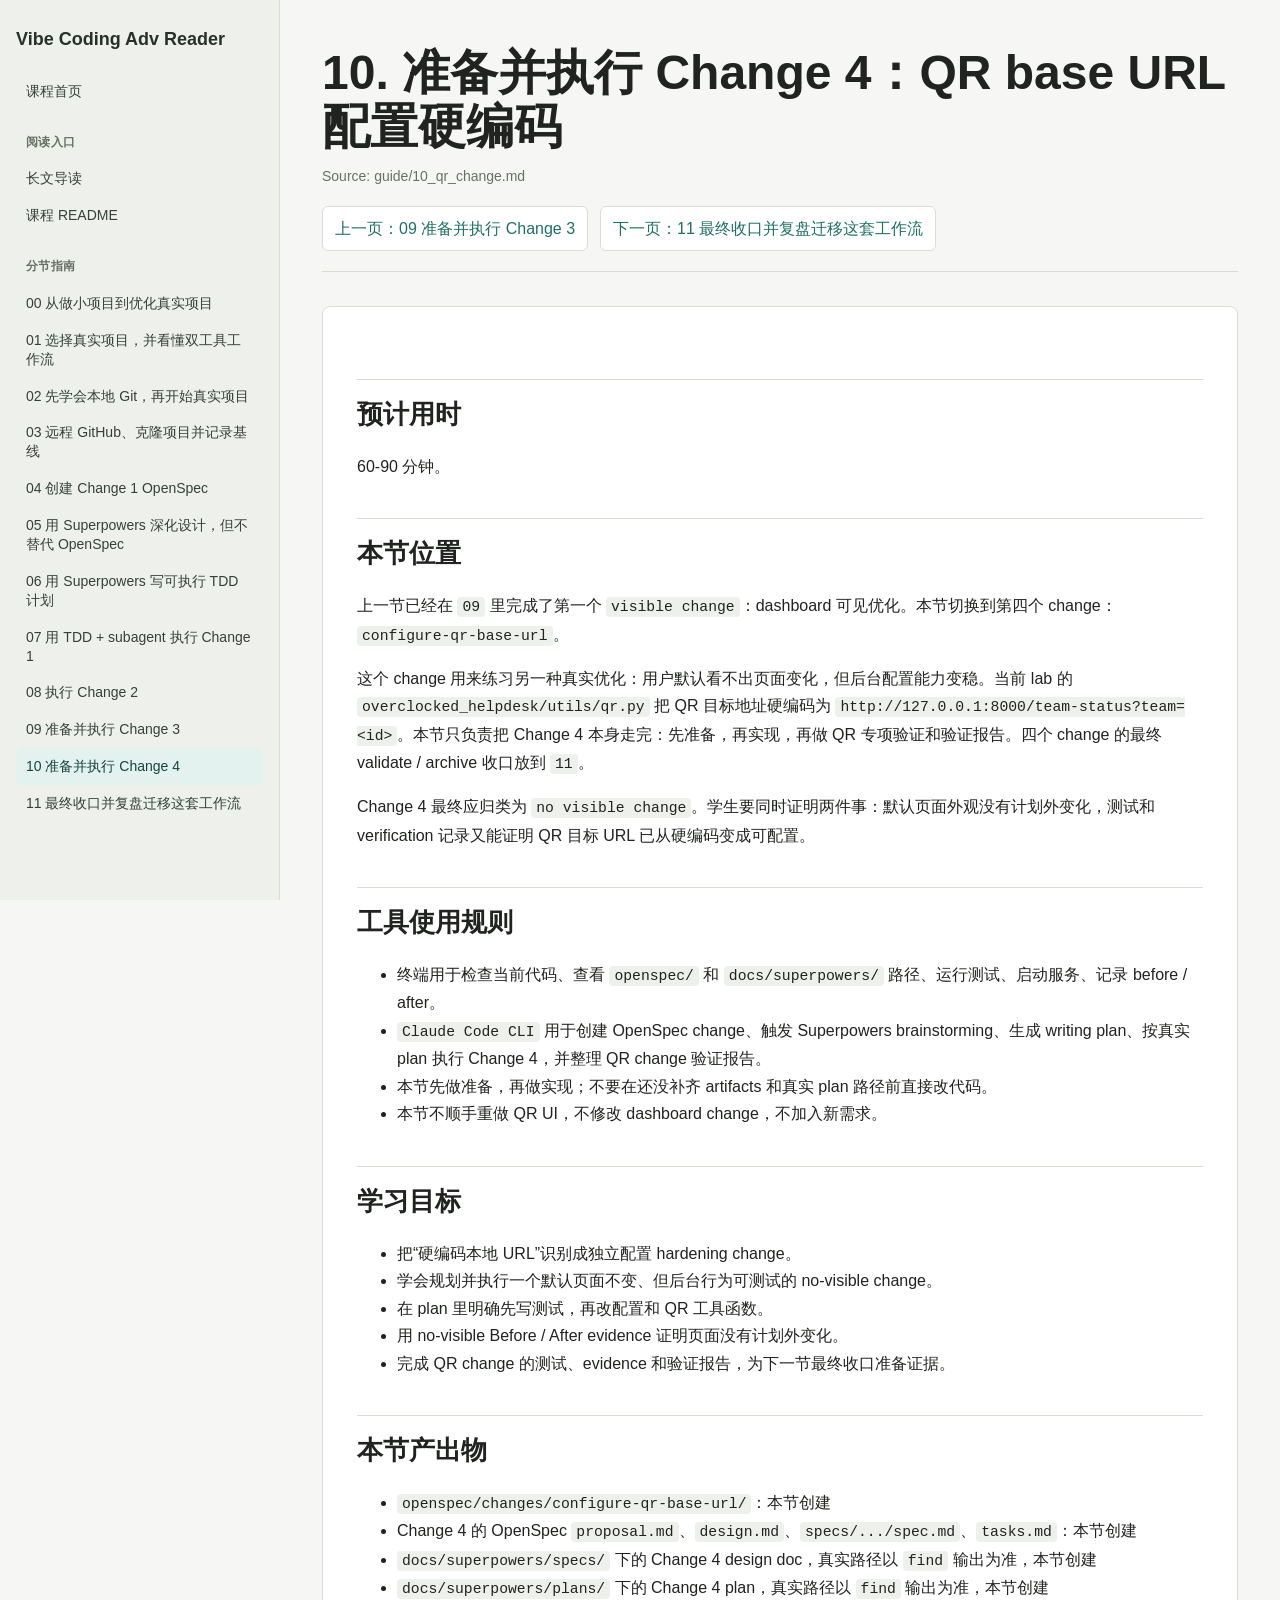
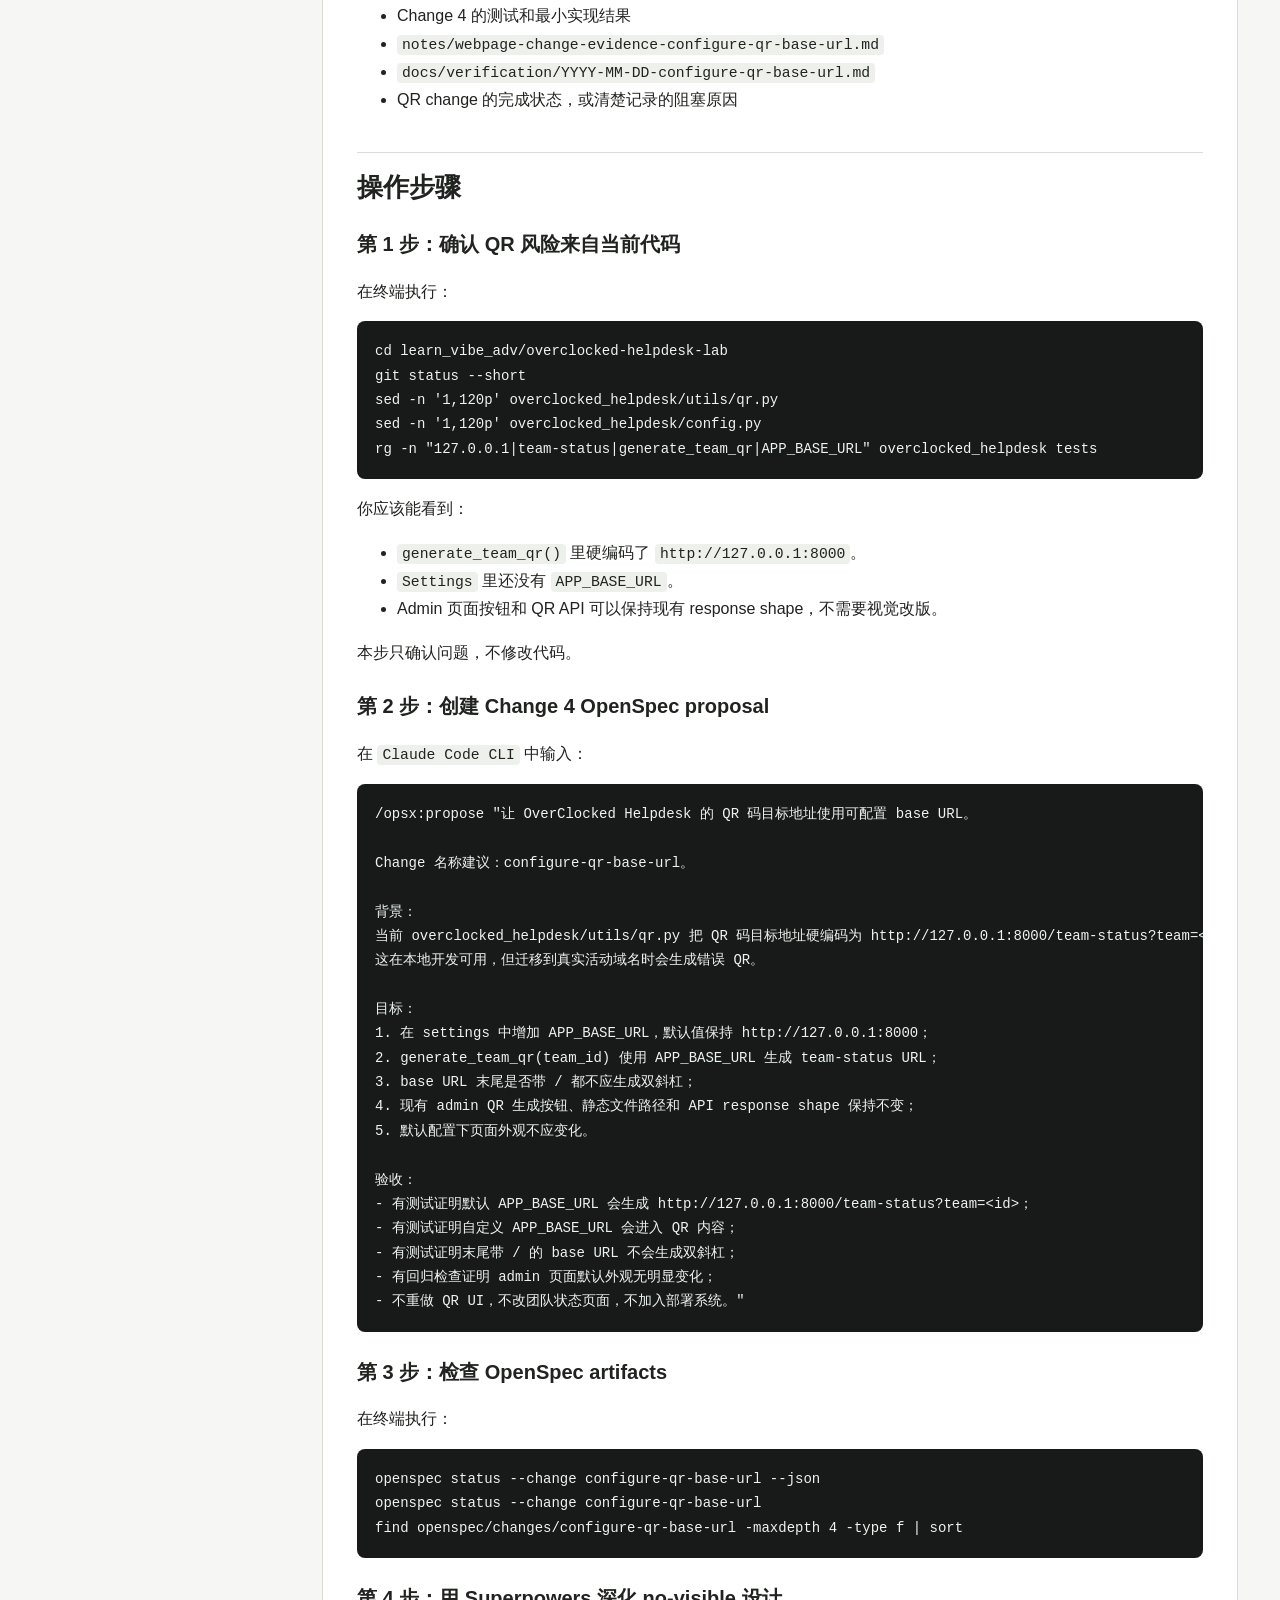
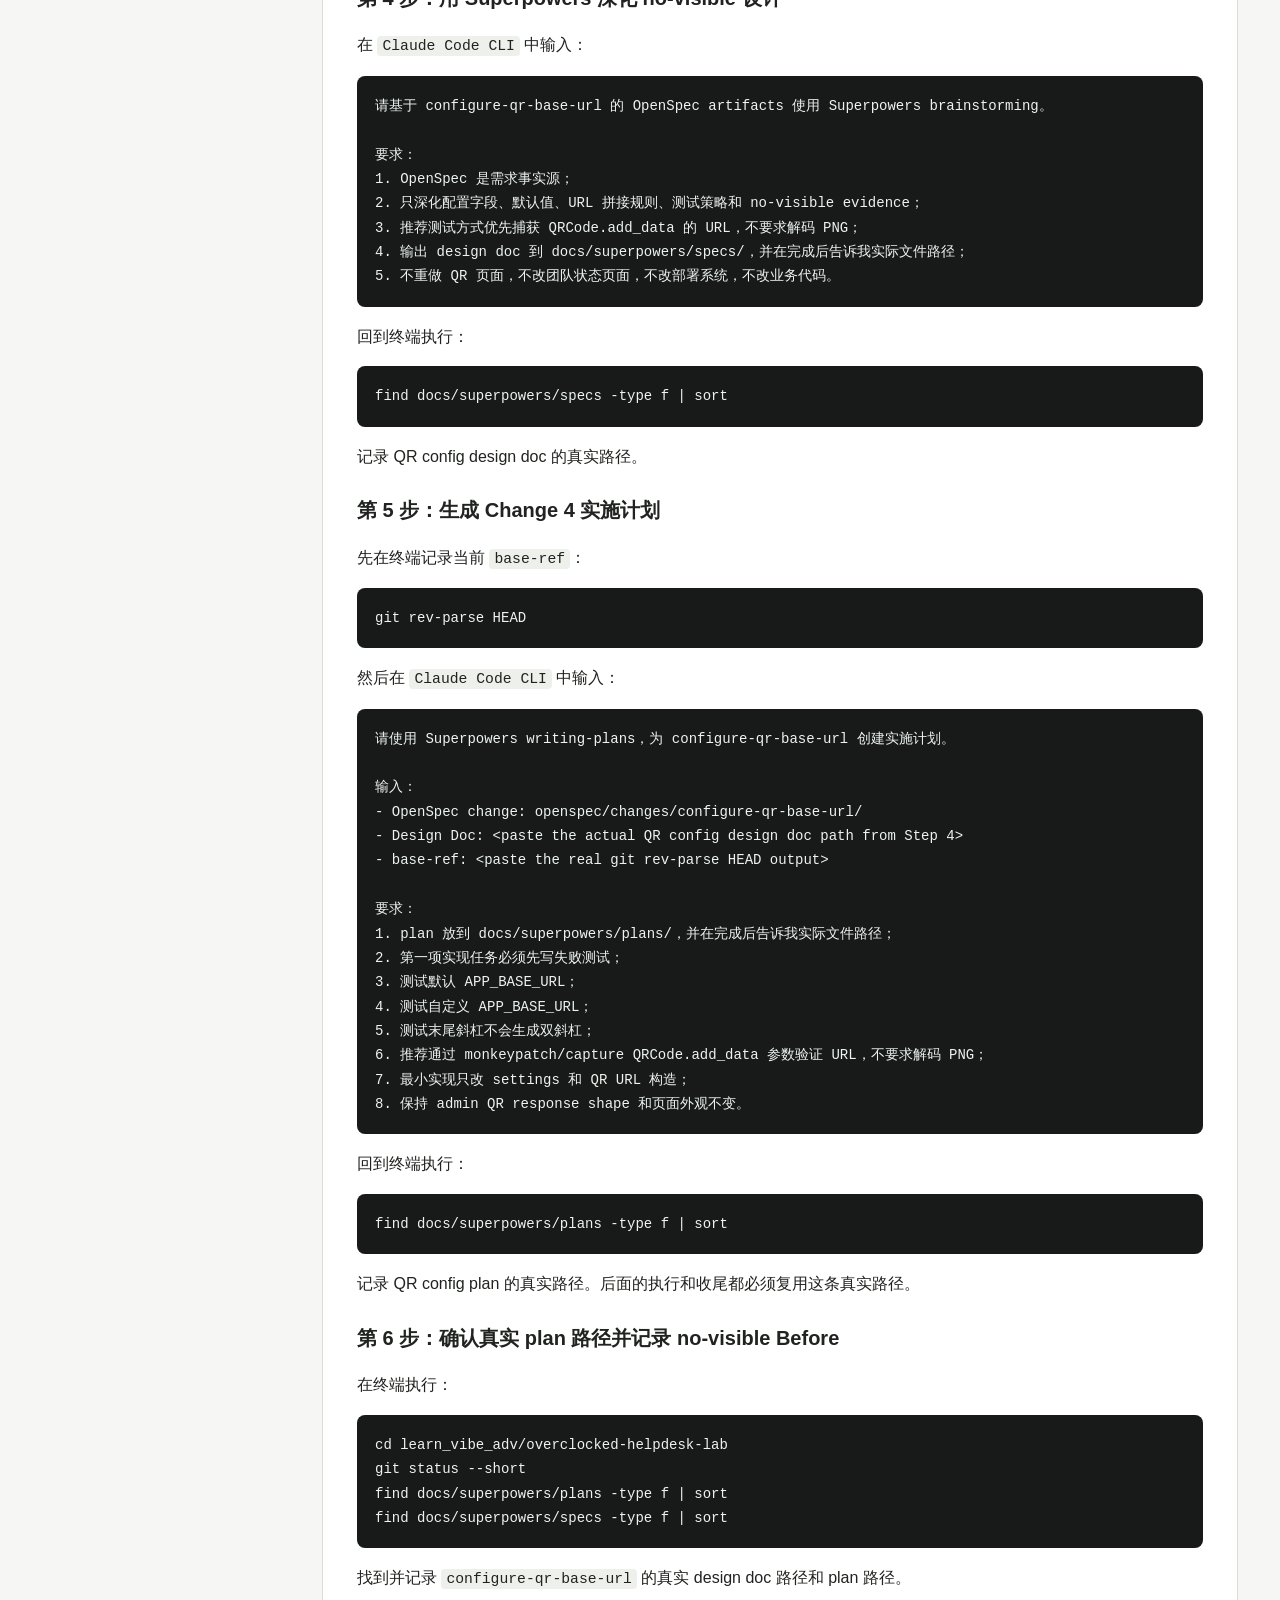
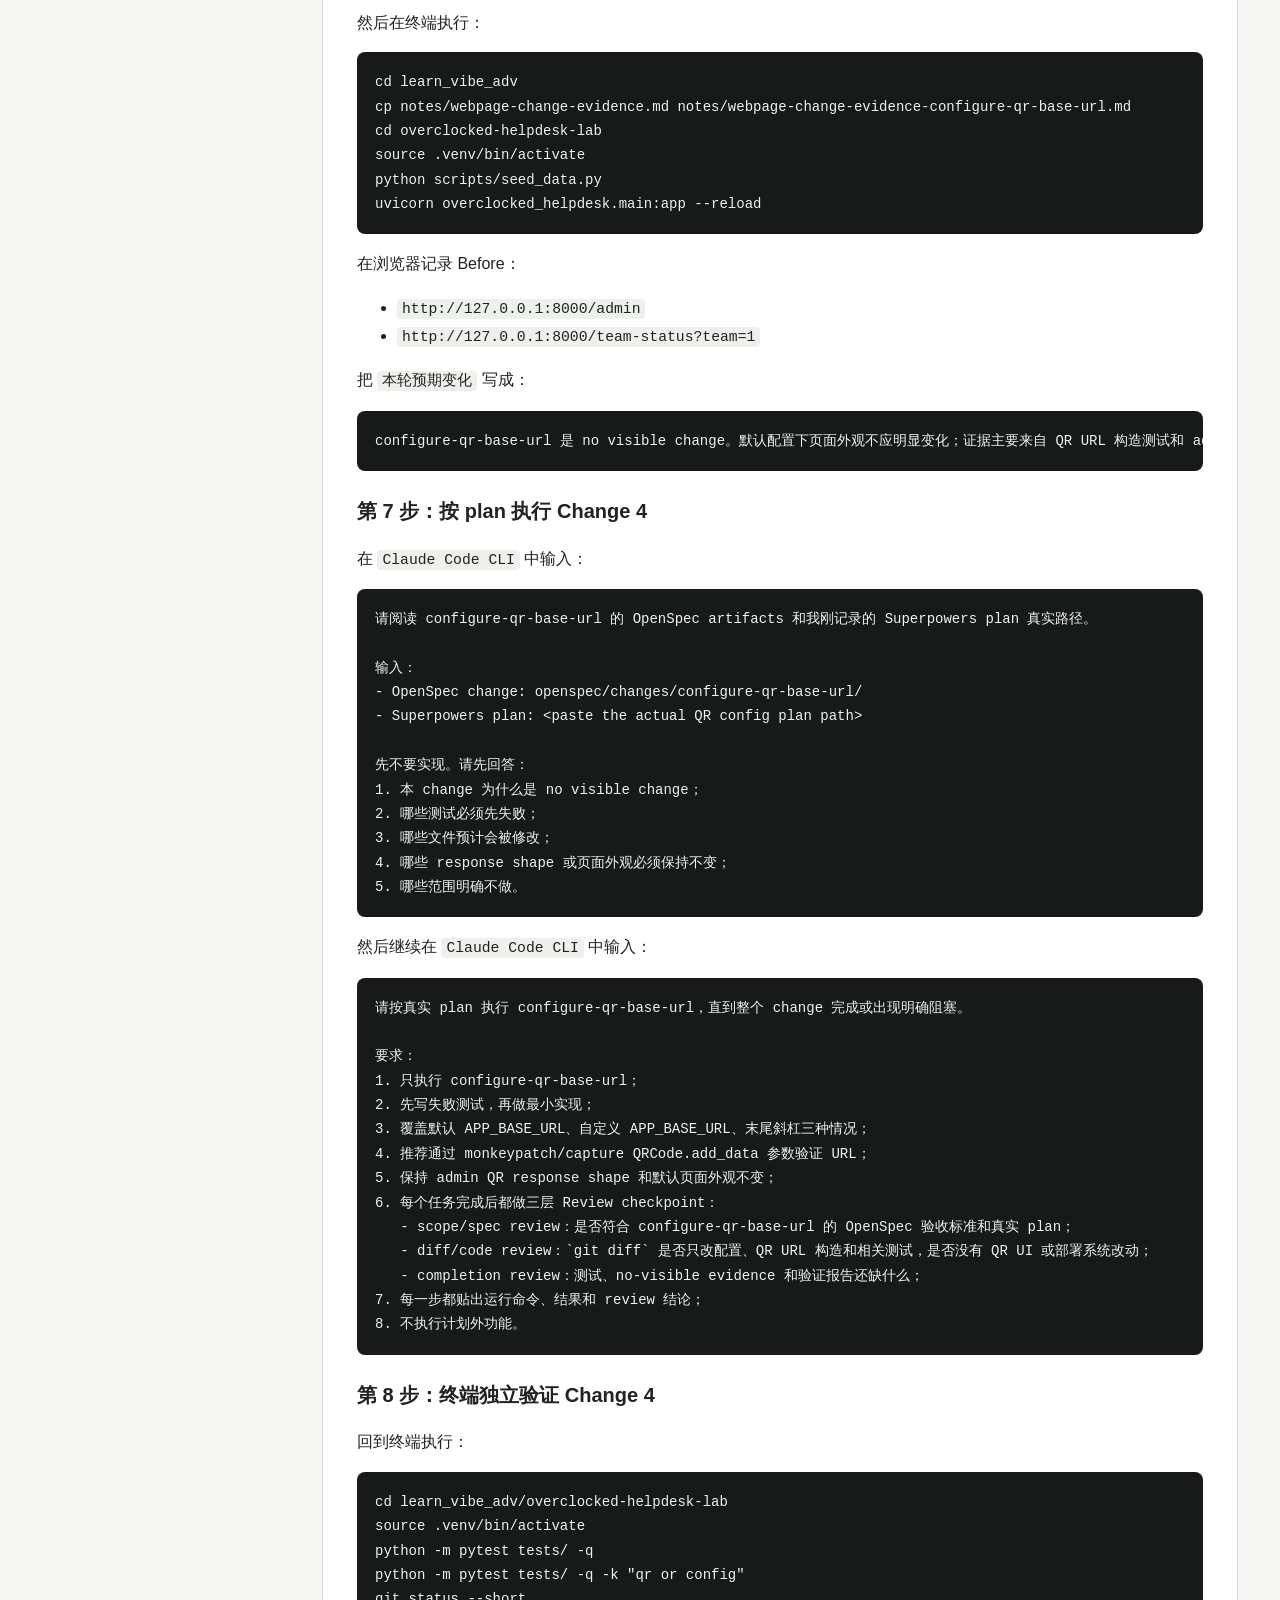
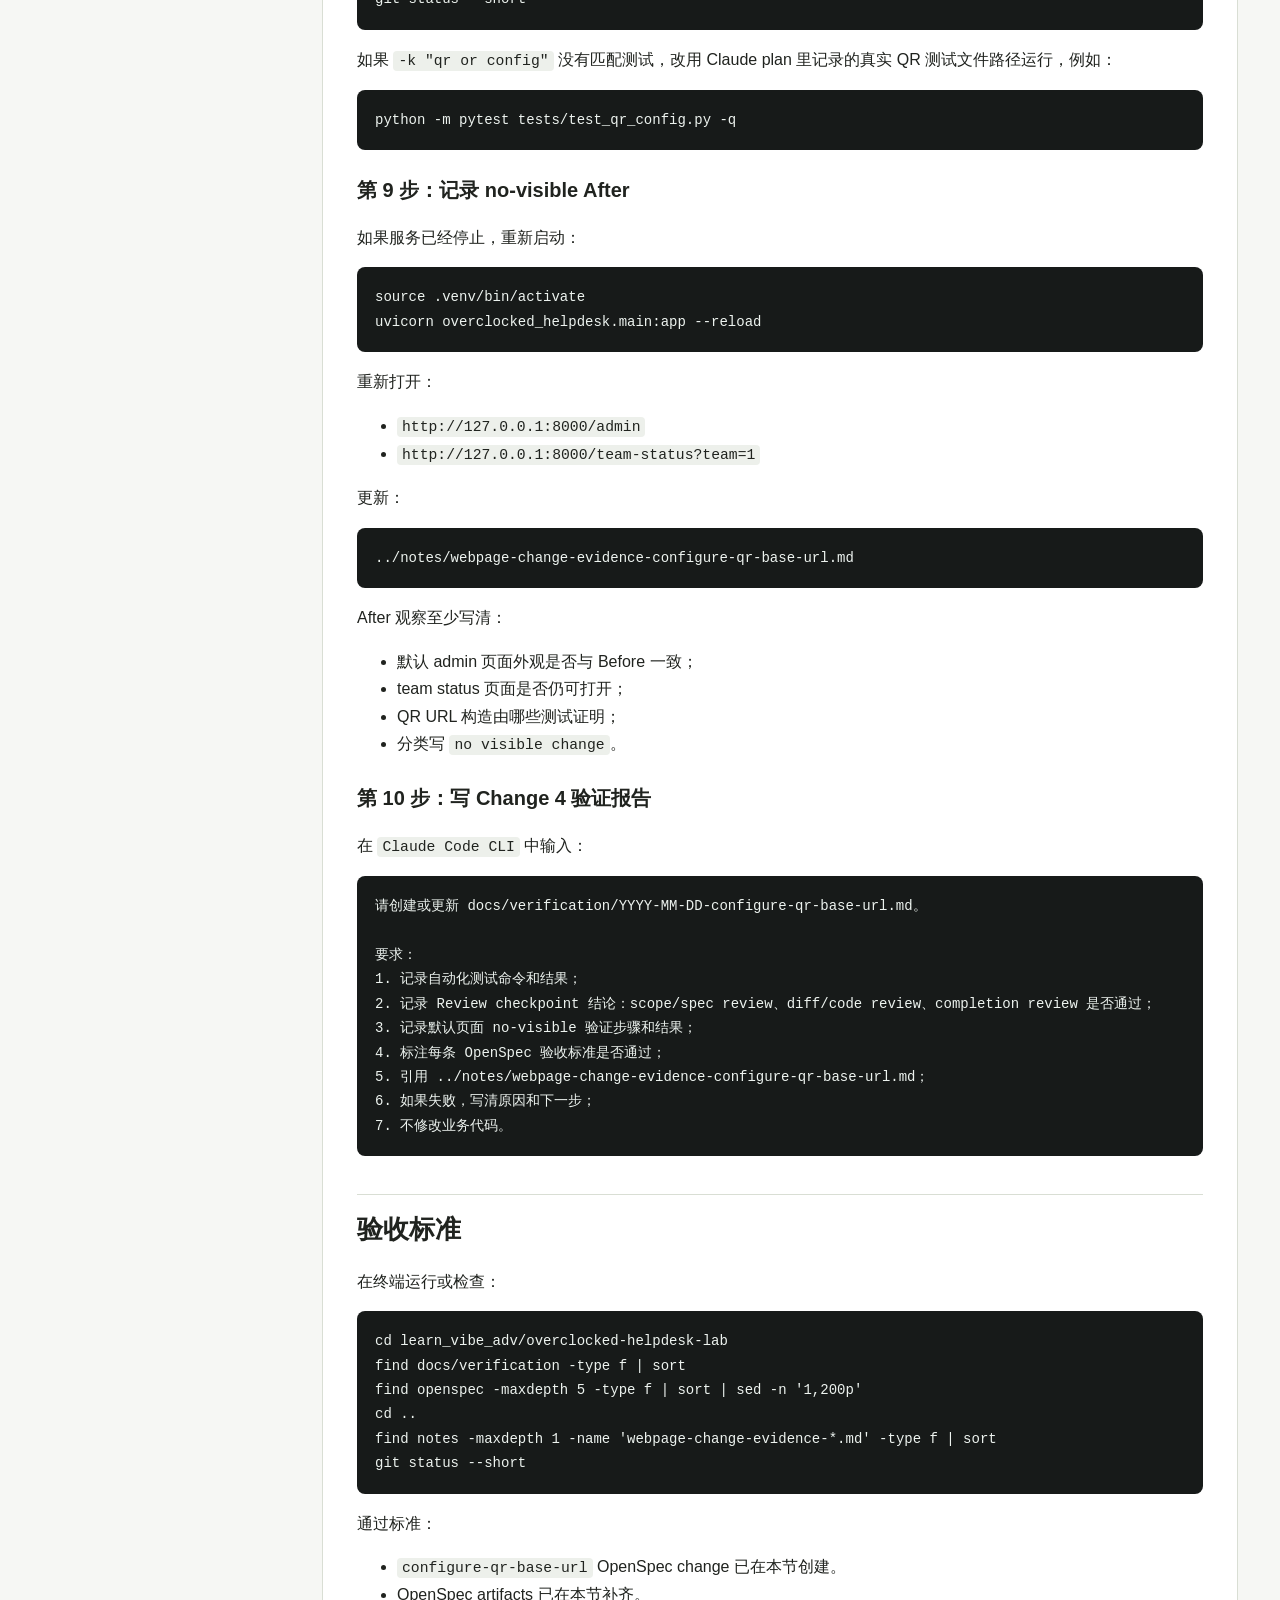
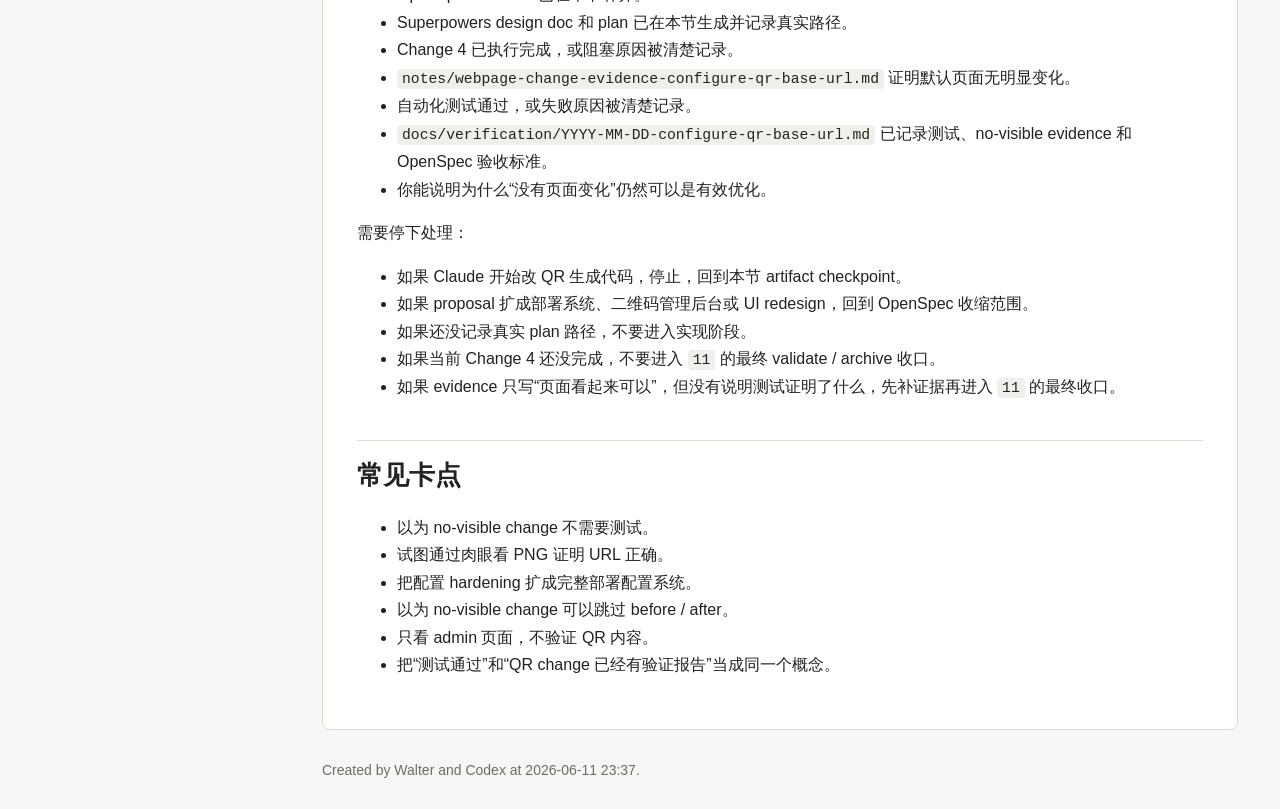
<file: 005html_reader/guide/10_qr_change.html>
<!doctype html>
<html lang="zh-CN">
<head>
  <meta charset="utf-8">
  <meta name="viewport" content="width=device-width, initial-scale=1">
  <title>10. 准备并执行 Change 4：QR base URL 配置硬编码</title>
  <link rel="stylesheet" href="../assets/styles.css">
</head>
<body>
  <button class="menu-button" type="button" aria-controls="sidebar" aria-expanded="false">目录</button>
  <div class="layout">
    <aside class="sidebar" id="sidebar">
      <div class="brand">Vibe Coding Adv Reader</div>
      <nav><a class="nav-link nav-home" href="../index.html">课程首页</a>
<div class="nav-section">阅读入口</div>
<a class="nav-link " href="../article.html">长文导读</a>
<a class="nav-link " href="README.html">课程 README</a>
<div class="nav-section">分节指南</div>
<a class="nav-link " href="00_overview.html">00 从做小项目到优化真实项目</a>
<a class="nav-link " href="01_repo_selection_and_workflow.html">01 选择真实项目，并看懂双工具工作流</a>
<a class="nav-link " href="02_git_basics.html">02 先学会本地 Git，再开始真实项目</a>
<a class="nav-link " href="03_clone_and_baseline.html">03 远程 GitHub、克隆项目并记录基线</a>
<a class="nav-link " href="04_openspec_proposal.html">04 创建 Change 1 OpenSpec</a>
<a class="nav-link " href="05_superpowers_brainstorm.html">05 用 Superpowers 深化设计，但不替代 OpenSpec</a>
<a class="nav-link " href="06_superpowers_write_plan.html">06 用 Superpowers 写可执行 TDD 计划</a>
<a class="nav-link " href="07_tdd_subagent_execution.html">07 用 TDD + subagent 执行 Change 1</a>
<a class="nav-link " href="08_slack_notification_bugfix.html">08 执行 Change 2</a>
<a class="nav-link " href="09_dashboard_change.html">09 准备并执行 Change 3</a>
<a class="nav-link active" href="10_qr_change.html">10 准备并执行 Change 4</a>
<a class="nav-link " href="11_reflection_and_transfer.html">11 最终收口并复盘迁移这套工作流</a></nav>
    </aside>
    <main class="content">
      <header class="page-header">
        <h1>10. 准备并执行 Change 4：QR base URL 配置硬编码</h1>
        <div class="source-label">Source: guide/10_qr_change.md</div>
        <nav class="page-links"><a href="09_dashboard_change.html">上一页：09 准备并执行 Change 3</a>
<a href="11_reflection_and_transfer.html">下一页：11 最终收口并复盘迁移这套工作流</a></nav>
      </header>
      <article class="markdown-body">
<h2 id="预计用时">预计用时</h2>
<p>60-90 分钟。</p>
<h2 id="本节位置">本节位置</h2>
<p>上一节已经在 <code>09</code> 里完成了第一个 <code>visible change</code>：dashboard 可见优化。本节切换到第四个 change：<code>configure-qr-base-url</code>。</p>
<p>这个 change 用来练习另一种真实优化：用户默认看不出页面变化，但后台配置能力变稳。当前 lab 的 <code>overclocked_helpdesk/utils/qr.py</code> 把 QR 目标地址硬编码为 <code>http://127.0.0.1:8000/team-status?team=&lt;id&gt;</code>。本节只负责把 Change 4 本身走完：先准备，再实现，再做 QR 专项验证和验证报告。四个 change 的最终 validate / archive 收口放到 <code>11</code>。</p>
<p>Change 4 最终应归类为 <code>no visible change</code>。学生要同时证明两件事：默认页面外观没有计划外变化，测试和 verification 记录又能证明 QR 目标 URL 已从硬编码变成可配置。</p>
<h2 id="工具使用规则">工具使用规则</h2>
<ul>
<li>终端用于检查当前代码、查看 <code>openspec/</code> 和 <code>docs/superpowers/</code> 路径、运行测试、启动服务、记录 before / after。</li>
<li><code>Claude Code CLI</code> 用于创建 OpenSpec change、触发 Superpowers brainstorming、生成 writing plan、按真实 plan 执行 Change 4，并整理 QR change 验证报告。</li>
<li>本节先做准备，再做实现；不要在还没补齐 artifacts 和真实 plan 路径前直接改代码。</li>
<li>本节不顺手重做 QR UI，不修改 dashboard change，不加入新需求。</li>
</ul>
<h2 id="学习目标">学习目标</h2>
<ul>
<li>把“硬编码本地 URL”识别成独立配置 hardening change。</li>
<li>学会规划并执行一个默认页面不变、但后台行为可测试的 no-visible change。</li>
<li>在 plan 里明确先写测试，再改配置和 QR 工具函数。</li>
<li>用 no-visible Before / After evidence 证明页面没有计划外变化。</li>
<li>完成 QR change 的测试、evidence 和验证报告，为下一节最终收口准备证据。</li>
</ul>
<h2 id="本节产出物">本节产出物</h2>
<ul>
<li><code>openspec/changes/configure-qr-base-url/</code>：本节创建</li>
<li>Change 4 的 OpenSpec <code>proposal.md</code>、<code>design.md</code>、<code>specs/.../spec.md</code>、<code>tasks.md</code>：本节创建</li>
<li><code>docs/superpowers/specs/</code> 下的 Change 4 design doc，真实路径以 <code>find</code> 输出为准，本节创建</li>
<li><code>docs/superpowers/plans/</code> 下的 Change 4 plan，真实路径以 <code>find</code> 输出为准，本节创建</li>
<li>Change 4 的测试和最小实现结果</li>
<li><code>notes/webpage-change-evidence-configure-qr-base-url.md</code></li>
<li><code>docs/verification/YYYY-MM-DD-configure-qr-base-url.md</code></li>
<li>QR change 的完成状态，或清楚记录的阻塞原因</li>
</ul>
<h2 id="操作步骤">操作步骤</h2>
<h3 id="第-1-步-确认-qr-风险来自当前代码">第 1 步：确认 QR 风险来自当前代码</h3>
<p>在终端执行：</p>
<pre><code class="language-bash">cd learn_vibe_adv/overclocked-helpdesk-lab
git status --short
sed -n '1,120p' overclocked_helpdesk/utils/qr.py
sed -n '1,120p' overclocked_helpdesk/config.py
rg -n &quot;127.0.0.1|team-status|generate_team_qr|APP_BASE_URL&quot; overclocked_helpdesk tests
</code></pre>
<p>你应该能看到：</p>
<ul>
<li><code>generate_team_qr()</code> 里硬编码了 <code>http://127.0.0.1:8000</code>。</li>
<li><code>Settings</code> 里还没有 <code>APP_BASE_URL</code>。</li>
<li>Admin 页面按钮和 QR API 可以保持现有 response shape，不需要视觉改版。</li>
</ul>
<p>本步只确认问题，不修改代码。</p>
<h3 id="第-2-步-创建-change-4-openspec-proposal">第 2 步：创建 Change 4 OpenSpec proposal</h3>
<p>在 <code>Claude Code CLI</code> 中输入：</p>
<pre><code class="language-text">/opsx:propose &quot;让 OverClocked Helpdesk 的 QR 码目标地址使用可配置 base URL。

Change 名称建议：configure-qr-base-url。

背景：
当前 overclocked_helpdesk/utils/qr.py 把 QR 码目标地址硬编码为 http://127.0.0.1:8000/team-status?team=&lt;id&gt;。
这在本地开发可用，但迁移到真实活动域名时会生成错误 QR。

目标：
1. 在 settings 中增加 APP_BASE_URL，默认值保持 http://127.0.0.1:8000；
2. generate_team_qr(team_id) 使用 APP_BASE_URL 生成 team-status URL；
3. base URL 末尾是否带 / 都不应生成双斜杠；
4. 现有 admin QR 生成按钮、静态文件路径和 API response shape 保持不变；
5. 默认配置下页面外观不应变化。

验收：
- 有测试证明默认 APP_BASE_URL 会生成 http://127.0.0.1:8000/team-status?team=&lt;id&gt;；
- 有测试证明自定义 APP_BASE_URL 会进入 QR 内容；
- 有测试证明末尾带 / 的 base URL 不会生成双斜杠；
- 有回归检查证明 admin 页面默认外观无明显变化；
- 不重做 QR UI，不改团队状态页面，不加入部署系统。&quot;
</code></pre>
<h3 id="第-3-步-检查-openspec-artifacts">第 3 步：检查 OpenSpec artifacts</h3>
<p>在终端执行：</p>
<pre><code class="language-bash">openspec status --change configure-qr-base-url --json
openspec status --change configure-qr-base-url
find openspec/changes/configure-qr-base-url -maxdepth 4 -type f | sort
</code></pre>
<h3 id="第-4-步-用-superpowers-深化-no-visible-设计">第 4 步：用 Superpowers 深化 no-visible 设计</h3>
<p>在 <code>Claude Code CLI</code> 中输入：</p>
<pre><code class="language-text">请基于 configure-qr-base-url 的 OpenSpec artifacts 使用 Superpowers brainstorming。

要求：
1. OpenSpec 是需求事实源；
2. 只深化配置字段、默认值、URL 拼接规则、测试策略和 no-visible evidence；
3. 推荐测试方式优先捕获 QRCode.add_data 的 URL，不要求解码 PNG；
4. 输出 design doc 到 docs/superpowers/specs/，并在完成后告诉我实际文件路径；
5. 不重做 QR 页面，不改团队状态页面，不改部署系统，不改业务代码。
</code></pre>
<p>回到终端执行：</p>
<pre><code class="language-bash">find docs/superpowers/specs -type f | sort
</code></pre>
<p>记录 QR config design doc 的真实路径。</p>
<h3 id="第-5-步-生成-change-4-实施计划">第 5 步：生成 Change 4 实施计划</h3>
<p>先在终端记录当前 <code>base-ref</code>：</p>
<pre><code class="language-bash">git rev-parse HEAD
</code></pre>
<p>然后在 <code>Claude Code CLI</code> 中输入：</p>
<pre><code class="language-text">请使用 Superpowers writing-plans，为 configure-qr-base-url 创建实施计划。

输入：
- OpenSpec change: openspec/changes/configure-qr-base-url/
- Design Doc: &lt;paste the actual QR config design doc path from Step 4&gt;
- base-ref: &lt;paste the real git rev-parse HEAD output&gt;

要求：
1. plan 放到 docs/superpowers/plans/，并在完成后告诉我实际文件路径；
2. 第一项实现任务必须先写失败测试；
3. 测试默认 APP_BASE_URL；
4. 测试自定义 APP_BASE_URL；
5. 测试末尾斜杠不会生成双斜杠；
6. 推荐通过 monkeypatch/capture QRCode.add_data 参数验证 URL，不要求解码 PNG；
7. 最小实现只改 settings 和 QR URL 构造；
8. 保持 admin QR response shape 和页面外观不变。
</code></pre>
<p>回到终端执行：</p>
<pre><code class="language-bash">find docs/superpowers/plans -type f | sort
</code></pre>
<p>记录 QR config plan 的真实路径。后面的执行和收尾都必须复用这条真实路径。</p>
<h3 id="第-6-步-确认真实-plan-路径并记录-no-visible-before">第 6 步：确认真实 plan 路径并记录 no-visible Before</h3>
<p>在终端执行：</p>
<pre><code class="language-bash">cd learn_vibe_adv/overclocked-helpdesk-lab
git status --short
find docs/superpowers/plans -type f | sort
find docs/superpowers/specs -type f | sort
</code></pre>
<p>找到并记录 <code>configure-qr-base-url</code> 的真实 design doc 路径和 plan 路径。</p>
<p>然后在终端执行：</p>
<pre><code class="language-bash">cd learn_vibe_adv
cp notes/webpage-change-evidence.md notes/webpage-change-evidence-configure-qr-base-url.md
cd overclocked-helpdesk-lab
source .venv/bin/activate
python scripts/seed_data.py
uvicorn overclocked_helpdesk.main:app --reload
</code></pre>
<p>在浏览器记录 Before：</p>
<ul>
<li><code>http://127.0.0.1:8000/admin</code></li>
<li><code>http://127.0.0.1:8000/team-status?team=1</code></li>
</ul>
<p>把 <code>本轮预期变化</code> 写成：</p>
<pre><code class="language-text">configure-qr-base-url 是 no visible change。默认配置下页面外观不应明显变化；证据主要来自 QR URL 构造测试和 admin 页面回归检查。
</code></pre>
<h3 id="第-7-步-按-plan-执行-change-4">第 7 步：按 plan 执行 Change 4</h3>
<p>在 <code>Claude Code CLI</code> 中输入：</p>
<pre><code class="language-text">请阅读 configure-qr-base-url 的 OpenSpec artifacts 和我刚记录的 Superpowers plan 真实路径。

输入：
- OpenSpec change: openspec/changes/configure-qr-base-url/
- Superpowers plan: &lt;paste the actual QR config plan path&gt;

先不要实现。请先回答：
1. 本 change 为什么是 no visible change；
2. 哪些测试必须先失败；
3. 哪些文件预计会被修改；
4. 哪些 response shape 或页面外观必须保持不变；
5. 哪些范围明确不做。
</code></pre>
<p>然后继续在 <code>Claude Code CLI</code> 中输入：</p>
<pre><code class="language-text">请按真实 plan 执行 configure-qr-base-url，直到整个 change 完成或出现明确阻塞。

要求：
1. 只执行 configure-qr-base-url；
2. 先写失败测试，再做最小实现；
3. 覆盖默认 APP_BASE_URL、自定义 APP_BASE_URL、末尾斜杠三种情况；
4. 推荐通过 monkeypatch/capture QRCode.add_data 参数验证 URL；
5. 保持 admin QR response shape 和默认页面外观不变；
6. 每个任务完成后都做三层 Review checkpoint：
   - scope/spec review：是否符合 configure-qr-base-url 的 OpenSpec 验收标准和真实 plan；
   - diff/code review：`git diff` 是否只改配置、QR URL 构造和相关测试，是否没有 QR UI 或部署系统改动；
   - completion review：测试、no-visible evidence 和验证报告还缺什么；
7. 每一步都贴出运行命令、结果和 review 结论；
8. 不执行计划外功能。
</code></pre>
<h3 id="第-8-步-终端独立验证-change-4">第 8 步：终端独立验证 Change 4</h3>
<p>回到终端执行：</p>
<pre><code class="language-bash">cd learn_vibe_adv/overclocked-helpdesk-lab
source .venv/bin/activate
python -m pytest tests/ -q
python -m pytest tests/ -q -k &quot;qr or config&quot;
git status --short
</code></pre>
<p>如果 <code>-k &quot;qr or config&quot;</code> 没有匹配测试，改用 Claude plan 里记录的真实 QR 测试文件路径运行，例如：</p>
<pre><code class="language-bash">python -m pytest tests/test_qr_config.py -q
</code></pre>
<h3 id="第-9-步-记录-no-visible-after">第 9 步：记录 no-visible After</h3>
<p>如果服务已经停止，重新启动：</p>
<pre><code class="language-bash">source .venv/bin/activate
uvicorn overclocked_helpdesk.main:app --reload
</code></pre>
<p>重新打开：</p>
<ul>
<li><code>http://127.0.0.1:8000/admin</code></li>
<li><code>http://127.0.0.1:8000/team-status?team=1</code></li>
</ul>
<p>更新：</p>
<pre><code class="language-text">../notes/webpage-change-evidence-configure-qr-base-url.md
</code></pre>
<p>After 观察至少写清：</p>
<ul>
<li>默认 admin 页面外观是否与 Before 一致；</li>
<li>team status 页面是否仍可打开；</li>
<li>QR URL 构造由哪些测试证明；</li>
<li>分类写 <code>no visible change</code>。</li>
</ul>
<h3 id="第-10-步-写-change-4-验证报告">第 10 步：写 Change 4 验证报告</h3>
<p>在 <code>Claude Code CLI</code> 中输入：</p>
<pre><code class="language-text">请创建或更新 docs/verification/YYYY-MM-DD-configure-qr-base-url.md。

要求：
1. 记录自动化测试命令和结果；
2. 记录 Review checkpoint 结论：scope/spec review、diff/code review、completion review 是否通过；
3. 记录默认页面 no-visible 验证步骤和结果；
4. 标注每条 OpenSpec 验收标准是否通过；
5. 引用 ../notes/webpage-change-evidence-configure-qr-base-url.md；
6. 如果失败，写清原因和下一步；
7. 不修改业务代码。
</code></pre>
<h2 id="验收标准">验收标准</h2>
<p>在终端运行或检查：</p>
<pre><code class="language-bash">cd learn_vibe_adv/overclocked-helpdesk-lab
find docs/verification -type f | sort
find openspec -maxdepth 5 -type f | sort | sed -n '1,200p'
cd ..
find notes -maxdepth 1 -name 'webpage-change-evidence-*.md' -type f | sort
git status --short
</code></pre>
<p>通过标准：</p>
<ul>
<li><code>configure-qr-base-url</code> OpenSpec change 已在本节创建。</li>
<li>OpenSpec artifacts 已在本节补齐。</li>
<li>Superpowers design doc 和 plan 已在本节生成并记录真实路径。</li>
<li>Change 4 已执行完成，或阻塞原因被清楚记录。</li>
<li><code>notes/webpage-change-evidence-configure-qr-base-url.md</code> 证明默认页面无明显变化。</li>
<li>自动化测试通过，或失败原因被清楚记录。</li>
<li><code>docs/verification/YYYY-MM-DD-configure-qr-base-url.md</code> 已记录测试、no-visible evidence 和 OpenSpec 验收标准。</li>
<li>你能说明为什么“没有页面变化”仍然可以是有效优化。</li>
</ul>
<p>需要停下处理：</p>
<ul>
<li>如果 Claude 开始改 QR 生成代码，停止，回到本节 artifact checkpoint。</li>
<li>如果 proposal 扩成部署系统、二维码管理后台或 UI redesign，回到 OpenSpec 收缩范围。</li>
<li>如果还没记录真实 plan 路径，不要进入实现阶段。</li>
<li>如果当前 Change 4 还没完成，不要进入 <code>11</code> 的最终 validate / archive 收口。</li>
<li>如果 evidence 只写“页面看起来可以”，但没有说明测试证明了什么，先补证据再进入 <code>11</code> 的最终收口。</li>
</ul>
<h2 id="常见卡点">常见卡点</h2>
<ul>
<li>以为 no-visible change 不需要测试。</li>
<li>试图通过肉眼看 PNG 证明 URL 正确。</li>
<li>把配置 hardening 扩成完整部署配置系统。</li>
<li>以为 no-visible change 可以跳过 before / after。</li>
<li>只看 admin 页面，不验证 QR 内容。</li>
<li>把“测试通过”和“QR change 已经有验证报告”当成同一个概念。</li>
</ul>

      </article>
      <footer class="footer">Created by Walter and Codex at 2026-06-11 23:37.</footer>
    </main>
  </div>
  <script src="../assets/reader.js"></script>
</body>
</html>
</file>
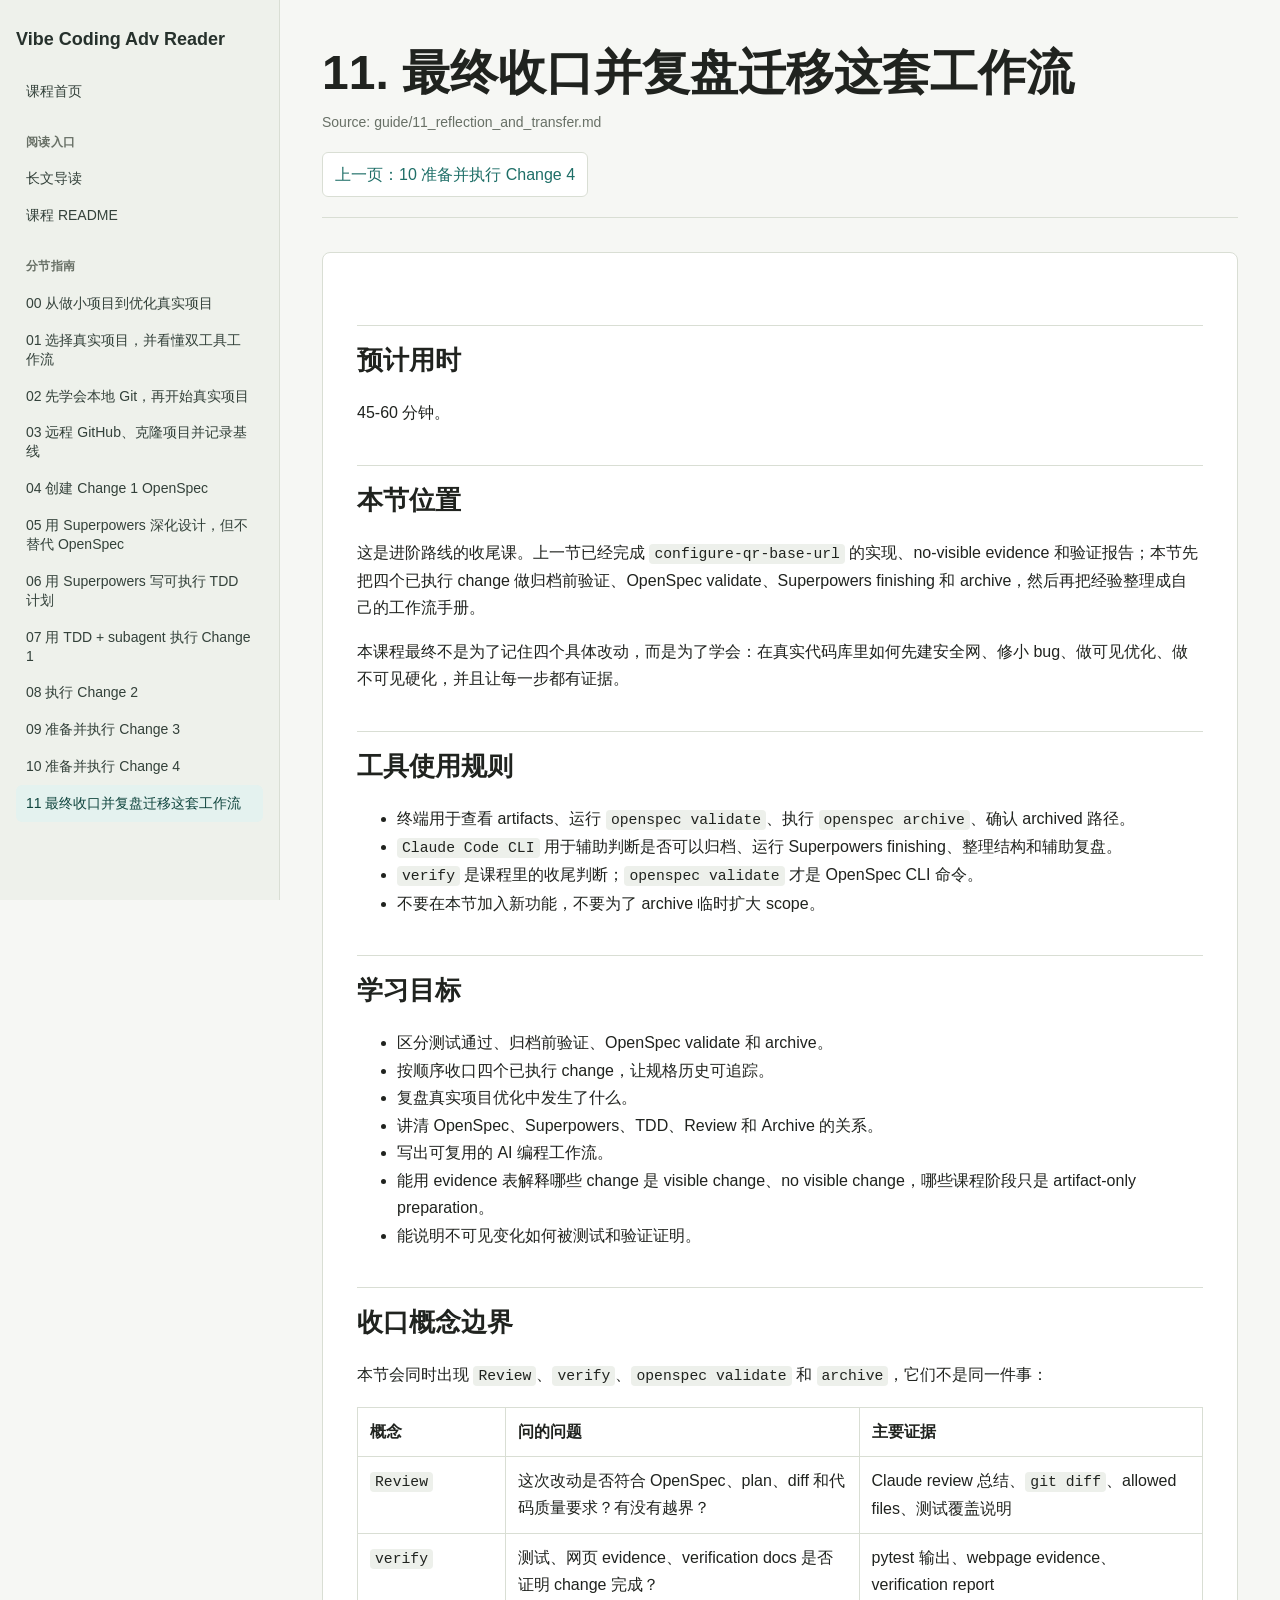
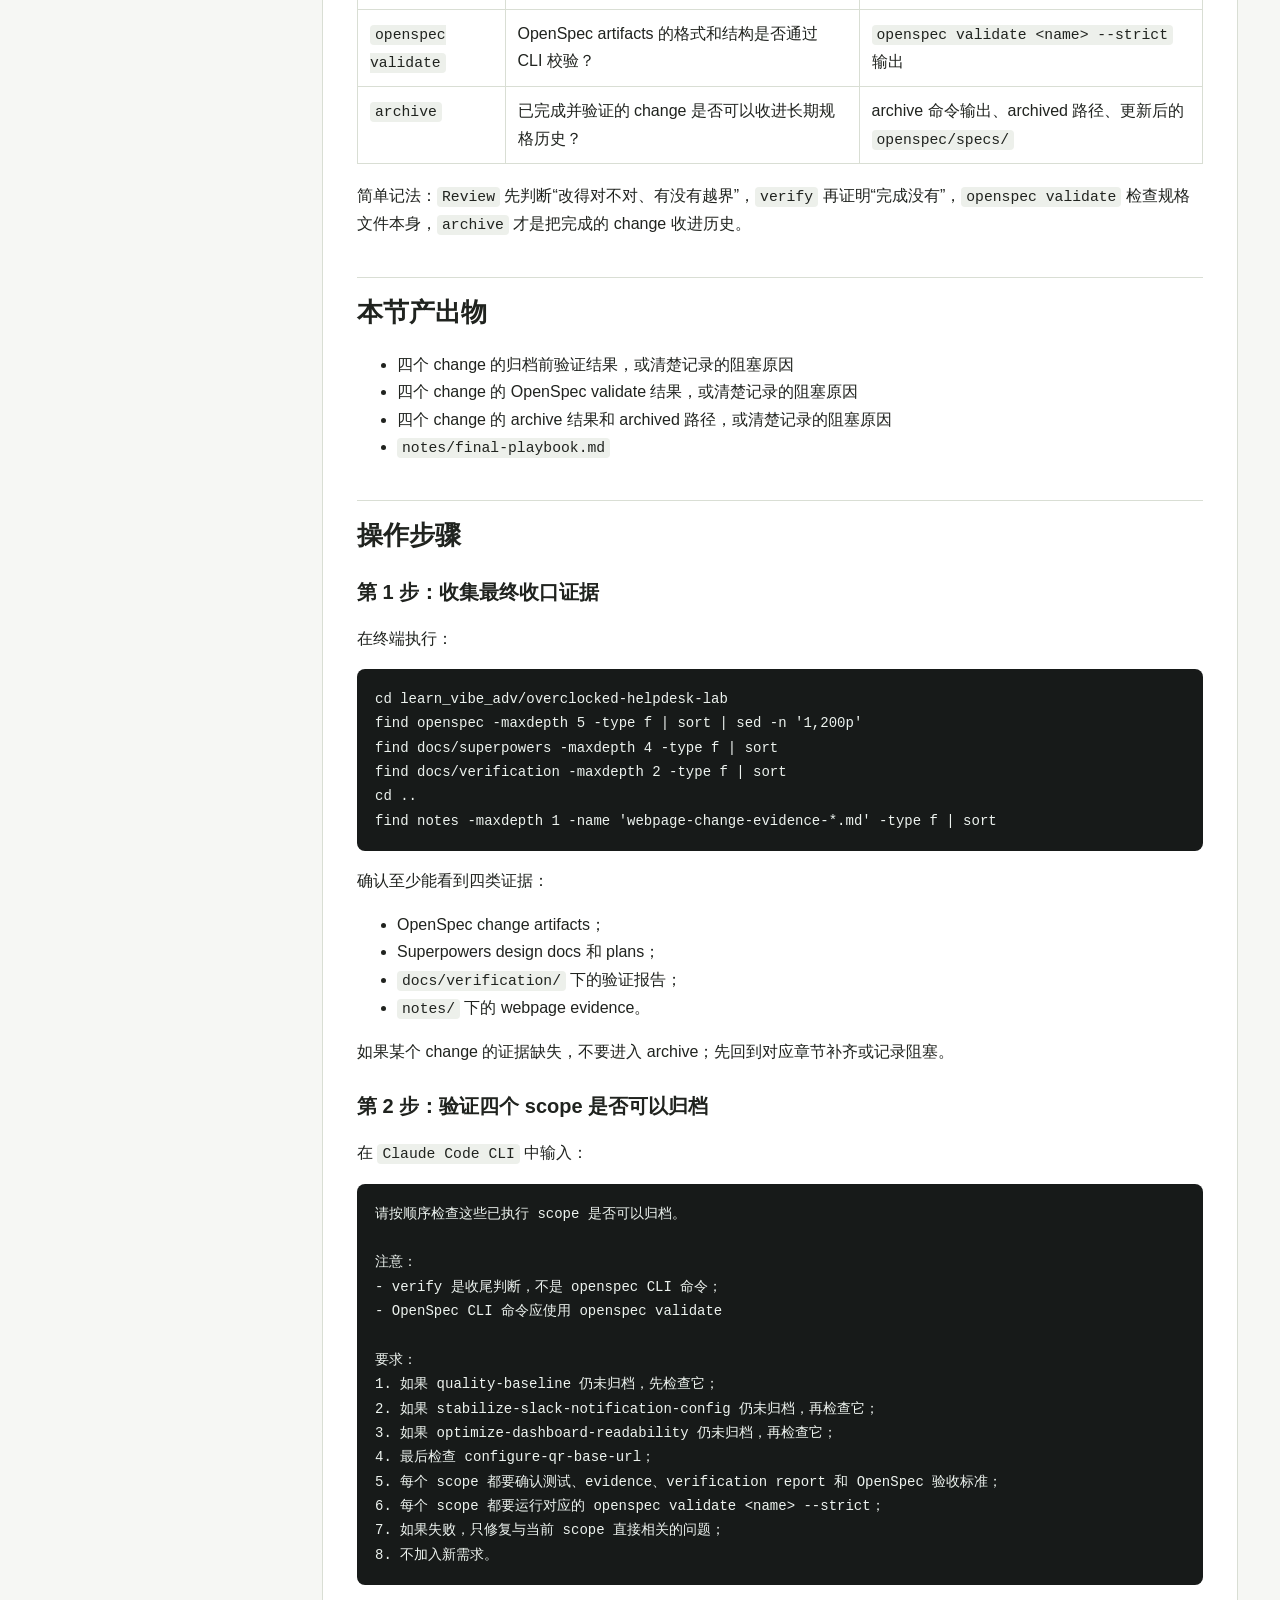
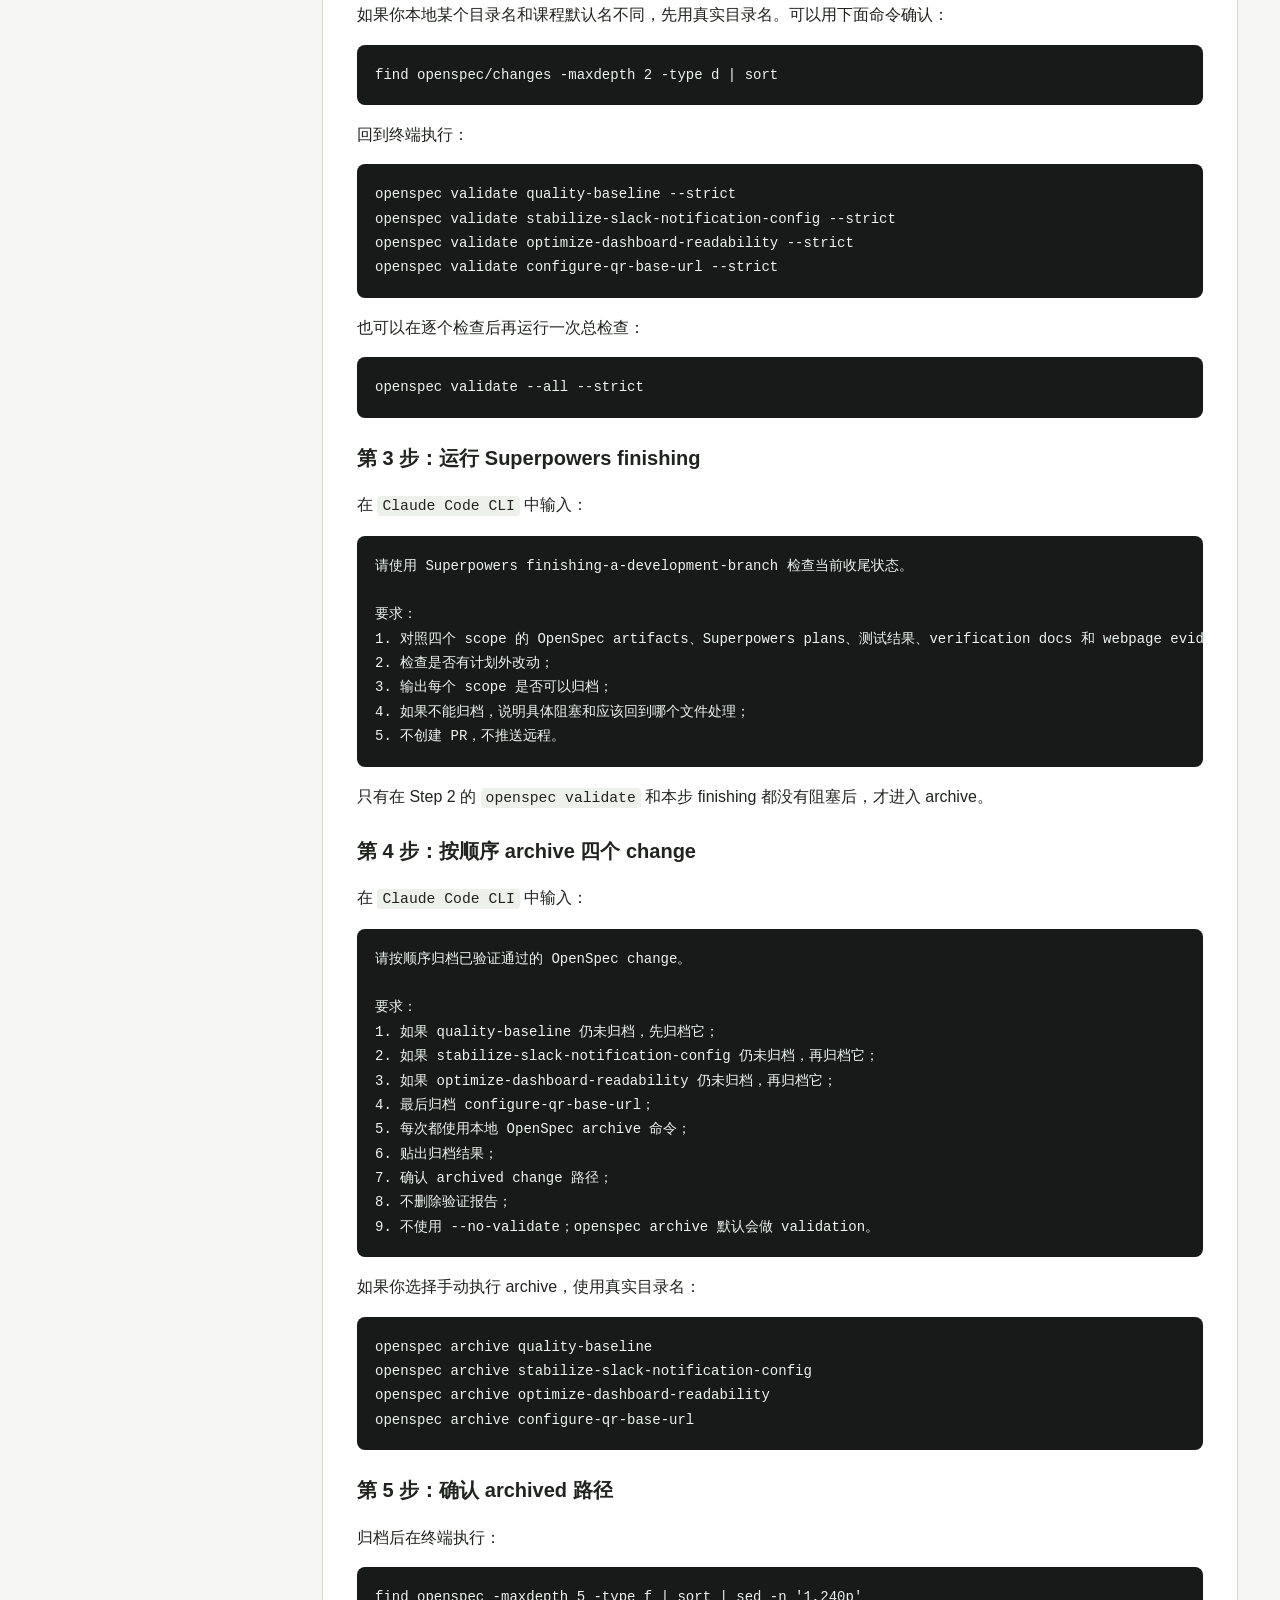
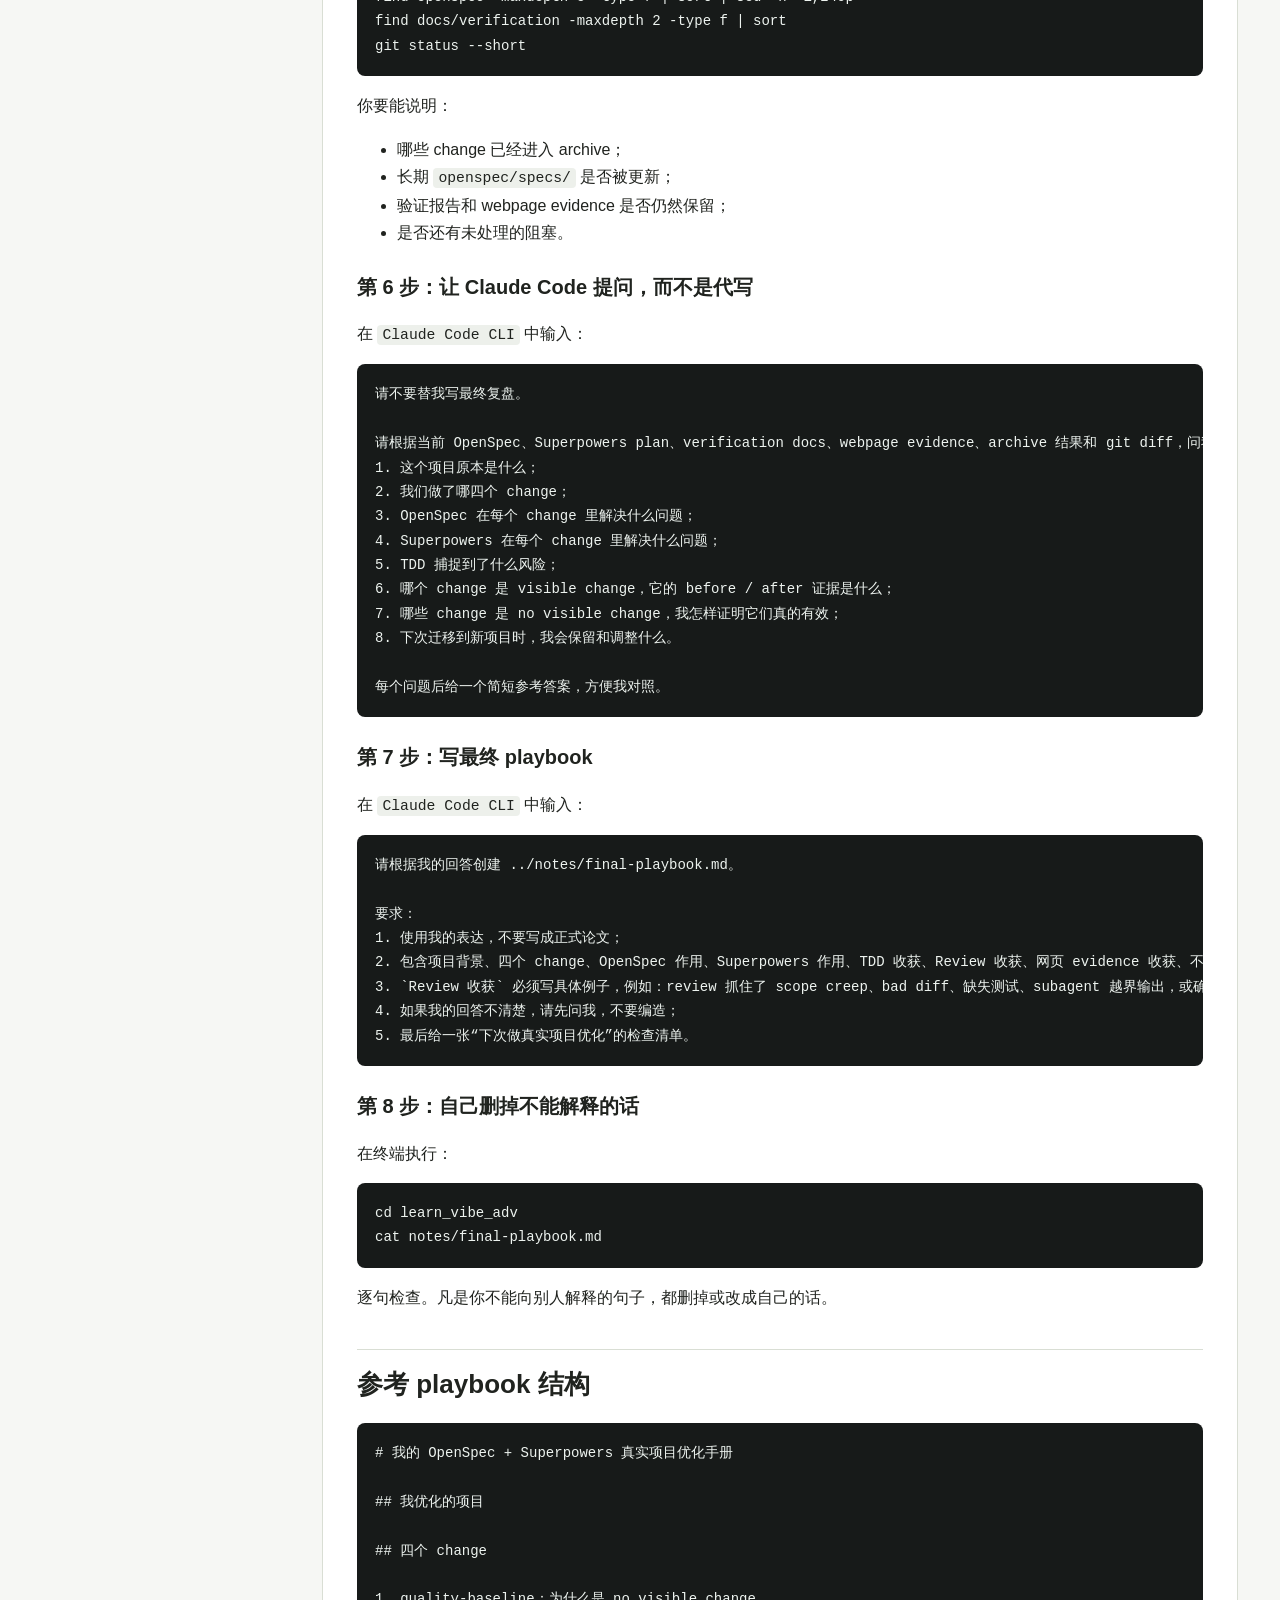
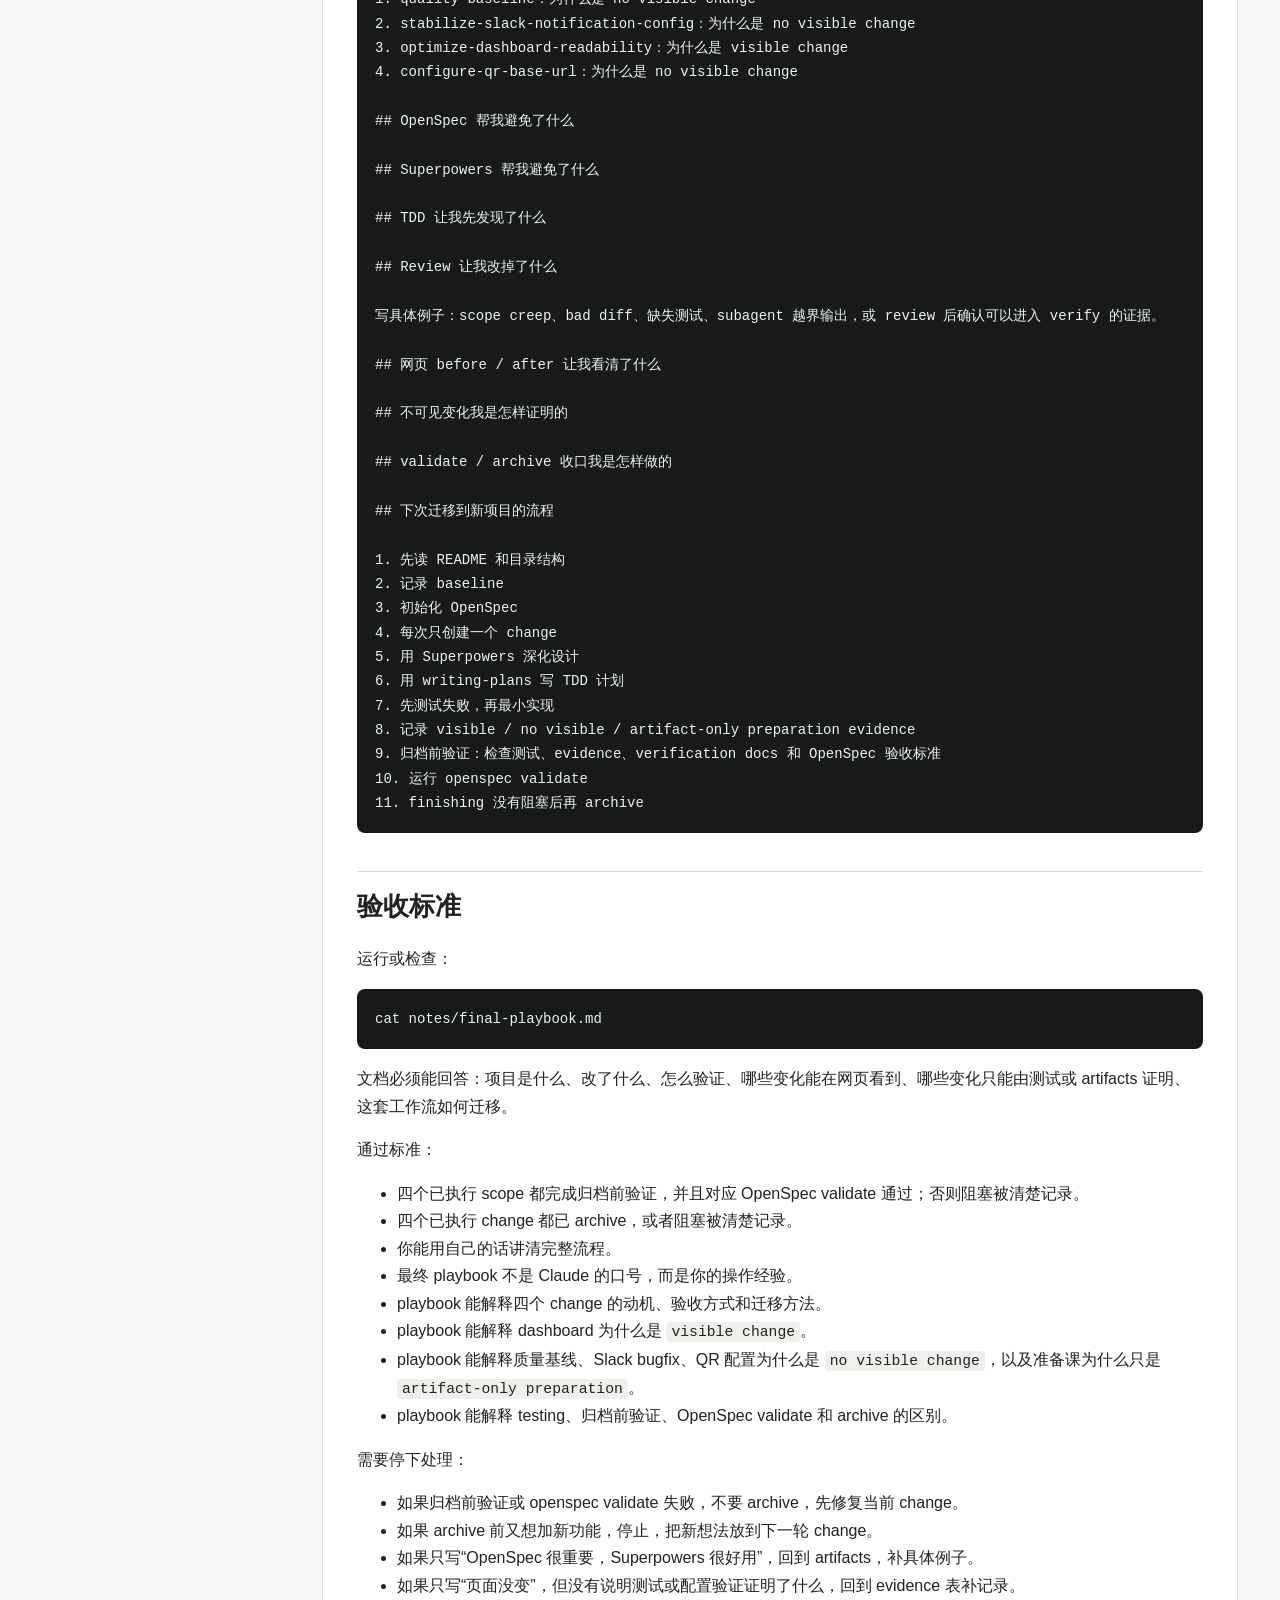
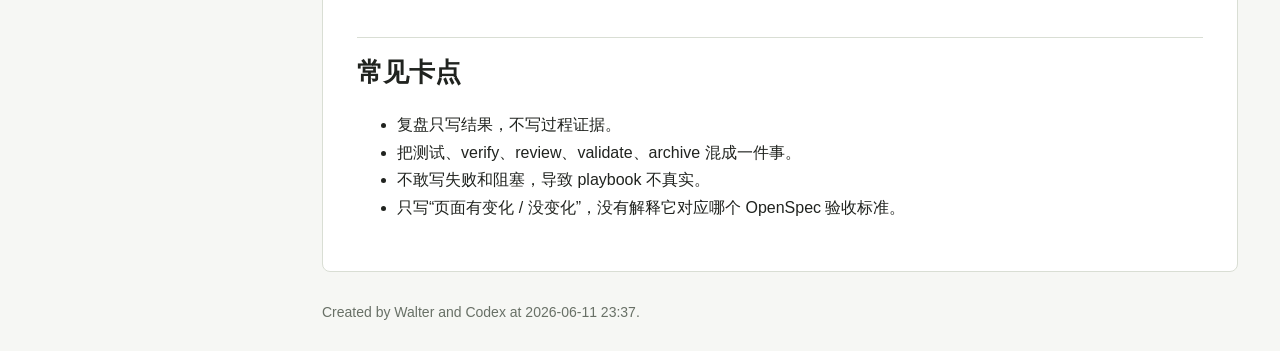
<file: 005html_reader/guide/11_reflection_and_transfer.html>
<!doctype html>
<html lang="zh-CN">
<head>
  <meta charset="utf-8">
  <meta name="viewport" content="width=device-width, initial-scale=1">
  <title>11. 最终收口并复盘迁移这套工作流</title>
  <link rel="stylesheet" href="../assets/styles.css">
</head>
<body>
  <button class="menu-button" type="button" aria-controls="sidebar" aria-expanded="false">目录</button>
  <div class="layout">
    <aside class="sidebar" id="sidebar">
      <div class="brand">Vibe Coding Adv Reader</div>
      <nav><a class="nav-link nav-home" href="../index.html">课程首页</a>
<div class="nav-section">阅读入口</div>
<a class="nav-link " href="../article.html">长文导读</a>
<a class="nav-link " href="README.html">课程 README</a>
<div class="nav-section">分节指南</div>
<a class="nav-link " href="00_overview.html">00 从做小项目到优化真实项目</a>
<a class="nav-link " href="01_repo_selection_and_workflow.html">01 选择真实项目，并看懂双工具工作流</a>
<a class="nav-link " href="02_git_basics.html">02 先学会本地 Git，再开始真实项目</a>
<a class="nav-link " href="03_clone_and_baseline.html">03 远程 GitHub、克隆项目并记录基线</a>
<a class="nav-link " href="04_openspec_proposal.html">04 创建 Change 1 OpenSpec</a>
<a class="nav-link " href="05_superpowers_brainstorm.html">05 用 Superpowers 深化设计，但不替代 OpenSpec</a>
<a class="nav-link " href="06_superpowers_write_plan.html">06 用 Superpowers 写可执行 TDD 计划</a>
<a class="nav-link " href="07_tdd_subagent_execution.html">07 用 TDD + subagent 执行 Change 1</a>
<a class="nav-link " href="08_slack_notification_bugfix.html">08 执行 Change 2</a>
<a class="nav-link " href="09_dashboard_change.html">09 准备并执行 Change 3</a>
<a class="nav-link " href="10_qr_change.html">10 准备并执行 Change 4</a>
<a class="nav-link active" href="11_reflection_and_transfer.html">11 最终收口并复盘迁移这套工作流</a></nav>
    </aside>
    <main class="content">
      <header class="page-header">
        <h1>11. 最终收口并复盘迁移这套工作流</h1>
        <div class="source-label">Source: guide/11_reflection_and_transfer.md</div>
        <nav class="page-links"><a href="10_qr_change.html">上一页：10 准备并执行 Change 4</a></nav>
      </header>
      <article class="markdown-body">
<h2 id="预计用时">预计用时</h2>
<p>45-60 分钟。</p>
<h2 id="本节位置">本节位置</h2>
<p>这是进阶路线的收尾课。上一节已经完成 <code>configure-qr-base-url</code> 的实现、no-visible evidence 和验证报告；本节先把四个已执行 change 做归档前验证、OpenSpec validate、Superpowers finishing 和 archive，然后再把经验整理成自己的工作流手册。</p>
<p>本课程最终不是为了记住四个具体改动，而是为了学会：在真实代码库里如何先建安全网、修小 bug、做可见优化、做不可见硬化，并且让每一步都有证据。</p>
<h2 id="工具使用规则">工具使用规则</h2>
<ul>
<li>终端用于查看 artifacts、运行 <code>openspec validate</code>、执行 <code>openspec archive</code>、确认 archived 路径。</li>
<li><code>Claude Code CLI</code> 用于辅助判断是否可以归档、运行 Superpowers finishing、整理结构和辅助复盘。</li>
<li><code>verify</code> 是课程里的收尾判断；<code>openspec validate</code> 才是 OpenSpec CLI 命令。</li>
<li>不要在本节加入新功能，不要为了 archive 临时扩大 scope。</li>
</ul>
<h2 id="学习目标">学习目标</h2>
<ul>
<li>区分测试通过、归档前验证、OpenSpec validate 和 archive。</li>
<li>按顺序收口四个已执行 change，让规格历史可追踪。</li>
<li>复盘真实项目优化中发生了什么。</li>
<li>讲清 OpenSpec、Superpowers、TDD、Review 和 Archive 的关系。</li>
<li>写出可复用的 AI 编程工作流。</li>
<li>能用 evidence 表解释哪些 change 是 visible change、no visible change，哪些课程阶段只是 artifact-only preparation。</li>
<li>能说明不可见变化如何被测试和验证证明。</li>
</ul>
<h2 id="收口概念边界">收口概念边界</h2>
<p>本节会同时出现 <code>Review</code>、<code>verify</code>、<code>openspec validate</code> 和 <code>archive</code>，它们不是同一件事：</p>
<table>
<thead>
<tr>
  <th>概念</th>
  <th>问的问题</th>
  <th>主要证据</th>
</tr>
</thead>
<tbody>
<tr>
  <td><code>Review</code></td>
  <td>这次改动是否符合 OpenSpec、plan、diff 和代码质量要求？有没有越界？</td>
  <td>Claude review 总结、<code>git diff</code>、allowed files、测试覆盖说明</td>
</tr>
<tr>
  <td><code>verify</code></td>
  <td>测试、网页 evidence、verification docs 是否证明 change 完成？</td>
  <td>pytest 输出、webpage evidence、verification report</td>
</tr>
<tr>
  <td><code>openspec validate</code></td>
  <td>OpenSpec artifacts 的格式和结构是否通过 CLI 校验？</td>
  <td><code>openspec validate &lt;name&gt; --strict</code> 输出</td>
</tr>
<tr>
  <td><code>archive</code></td>
  <td>已完成并验证的 change 是否可以收进长期规格历史？</td>
  <td>archive 命令输出、archived 路径、更新后的 <code>openspec/specs/</code></td>
</tr>
</tbody>
</table>
<p>简单记法：<code>Review</code> 先判断“改得对不对、有没有越界”，<code>verify</code> 再证明“完成没有”，<code>openspec validate</code> 检查规格文件本身，<code>archive</code> 才是把完成的 change 收进历史。</p>
<h2 id="本节产出物">本节产出物</h2>
<ul>
<li>四个 change 的归档前验证结果，或清楚记录的阻塞原因</li>
<li>四个 change 的 OpenSpec validate 结果，或清楚记录的阻塞原因</li>
<li>四个 change 的 archive 结果和 archived 路径，或清楚记录的阻塞原因</li>
<li><code>notes/final-playbook.md</code></li>
</ul>
<h2 id="操作步骤">操作步骤</h2>
<h3 id="第-1-步-收集最终收口证据">第 1 步：收集最终收口证据</h3>
<p>在终端执行：</p>
<pre><code class="language-bash">cd learn_vibe_adv/overclocked-helpdesk-lab
find openspec -maxdepth 5 -type f | sort | sed -n '1,200p'
find docs/superpowers -maxdepth 4 -type f | sort
find docs/verification -maxdepth 2 -type f | sort
cd ..
find notes -maxdepth 1 -name 'webpage-change-evidence-*.md' -type f | sort
</code></pre>
<p>确认至少能看到四类证据：</p>
<ul>
<li>OpenSpec change artifacts；</li>
<li>Superpowers design docs 和 plans；</li>
<li><code>docs/verification/</code> 下的验证报告；</li>
<li><code>notes/</code> 下的 webpage evidence。</li>
</ul>
<p>如果某个 change 的证据缺失，不要进入 archive；先回到对应章节补齐或记录阻塞。</p>
<h3 id="第-2-步-验证四个-scope-是否可以归档">第 2 步：验证四个 scope 是否可以归档</h3>
<p>在 <code>Claude Code CLI</code> 中输入：</p>
<pre><code class="language-text">请按顺序检查这些已执行 scope 是否可以归档。

注意：
- verify 是收尾判断，不是 openspec CLI 命令；
- OpenSpec CLI 命令应使用 openspec validate

要求：
1. 如果 quality-baseline 仍未归档，先检查它；
2. 如果 stabilize-slack-notification-config 仍未归档，再检查它；
3. 如果 optimize-dashboard-readability 仍未归档，再检查它；
4. 最后检查 configure-qr-base-url；
5. 每个 scope 都要确认测试、evidence、verification report 和 OpenSpec 验收标准；
6. 每个 scope 都要运行对应的 openspec validate &lt;name&gt; --strict；
7. 如果失败，只修复与当前 scope 直接相关的问题；
8. 不加入新需求。
</code></pre>
<p>如果你本地某个目录名和课程默认名不同，先用真实目录名。可以用下面命令确认：</p>
<pre><code class="language-bash">find openspec/changes -maxdepth 2 -type d | sort
</code></pre>
<p>回到终端执行：</p>
<pre><code class="language-bash">openspec validate quality-baseline --strict
openspec validate stabilize-slack-notification-config --strict
openspec validate optimize-dashboard-readability --strict
openspec validate configure-qr-base-url --strict
</code></pre>
<p>也可以在逐个检查后再运行一次总检查：</p>
<pre><code class="language-bash">openspec validate --all --strict
</code></pre>
<h3 id="第-3-步-运行-superpowers-finishing">第 3 步：运行 Superpowers finishing</h3>
<p>在 <code>Claude Code CLI</code> 中输入：</p>
<pre><code class="language-text">请使用 Superpowers finishing-a-development-branch 检查当前收尾状态。

要求：
1. 对照四个 scope 的 OpenSpec artifacts、Superpowers plans、测试结果、verification docs 和 webpage evidence；
2. 检查是否有计划外改动；
3. 输出每个 scope 是否可以归档；
4. 如果不能归档，说明具体阻塞和应该回到哪个文件处理；
5. 不创建 PR，不推送远程。
</code></pre>
<p>只有在 Step 2 的 <code>openspec validate</code> 和本步 finishing 都没有阻塞后，才进入 archive。</p>
<h3 id="第-4-步-按顺序-archive-四个-change">第 4 步：按顺序 archive 四个 change</h3>
<p>在 <code>Claude Code CLI</code> 中输入：</p>
<pre><code class="language-text">请按顺序归档已验证通过的 OpenSpec change。

要求：
1. 如果 quality-baseline 仍未归档，先归档它；
2. 如果 stabilize-slack-notification-config 仍未归档，再归档它；
3. 如果 optimize-dashboard-readability 仍未归档，再归档它；
4. 最后归档 configure-qr-base-url；
5. 每次都使用本地 OpenSpec archive 命令；
6. 贴出归档结果；
7. 确认 archived change 路径；
8. 不删除验证报告；
9. 不使用 --no-validate；openspec archive 默认会做 validation。
</code></pre>
<p>如果你选择手动执行 archive，使用真实目录名：</p>
<pre><code class="language-bash">openspec archive quality-baseline
openspec archive stabilize-slack-notification-config
openspec archive optimize-dashboard-readability
openspec archive configure-qr-base-url
</code></pre>
<h3 id="第-5-步-确认-archived-路径">第 5 步：确认 archived 路径</h3>
<p>归档后在终端执行：</p>
<pre><code class="language-bash">find openspec -maxdepth 5 -type f | sort | sed -n '1,240p'
find docs/verification -maxdepth 2 -type f | sort
git status --short
</code></pre>
<p>你要能说明：</p>
<ul>
<li>哪些 change 已经进入 archive；</li>
<li>长期 <code>openspec/specs/</code> 是否被更新；</li>
<li>验证报告和 webpage evidence 是否仍然保留；</li>
<li>是否还有未处理的阻塞。</li>
</ul>
<h3 id="第-6-步-让-claude-code-提问-而不是代写">第 6 步：让 Claude Code 提问，而不是代写</h3>
<p>在 <code>Claude Code CLI</code> 中输入：</p>
<pre><code class="language-text">请不要替我写最终复盘。

请根据当前 OpenSpec、Superpowers plan、verification docs、webpage evidence、archive 结果和 git diff，问我 8 个复盘问题：
1. 这个项目原本是什么；
2. 我们做了哪四个 change；
3. OpenSpec 在每个 change 里解决什么问题；
4. Superpowers 在每个 change 里解决什么问题；
5. TDD 捕捉到了什么风险；
6. 哪个 change 是 visible change，它的 before / after 证据是什么；
7. 哪些 change 是 no visible change，我怎样证明它们真的有效；
8. 下次迁移到新项目时，我会保留和调整什么。

每个问题后给一个简短参考答案，方便我对照。
</code></pre>
<h3 id="第-7-步-写最终-playbook">第 7 步：写最终 playbook</h3>
<p>在 <code>Claude Code CLI</code> 中输入：</p>
<pre><code class="language-text">请根据我的回答创建 ../notes/final-playbook.md。

要求：
1. 使用我的表达，不要写成正式论文；
2. 包含项目背景、四个 change、OpenSpec 作用、Superpowers 作用、TDD 收获、Review 收获、网页 evidence 收获、不可见变化如何被证明、validate/archive 收口、可迁移流程；
3. `Review 收获` 必须写具体例子，例如：review 抓住了 scope creep、bad diff、缺失测试、subagent 越界输出，或确认某个 diff 可以进入 verify；
4. 如果我的回答不清楚，请先问我，不要编造；
5. 最后给一张“下次做真实项目优化”的检查清单。
</code></pre>
<h3 id="第-8-步-自己删掉不能解释的话">第 8 步：自己删掉不能解释的话</h3>
<p>在终端执行：</p>
<pre><code class="language-bash">cd learn_vibe_adv
cat notes/final-playbook.md
</code></pre>
<p>逐句检查。凡是你不能向别人解释的句子，都删掉或改成自己的话。</p>
<h2 id="参考-playbook-结构">参考 playbook 结构</h2>
<pre><code class="language-markdown"># 我的 OpenSpec + Superpowers 真实项目优化手册

## 我优化的项目

## 四个 change

1. quality-baseline：为什么是 no visible change
2. stabilize-slack-notification-config：为什么是 no visible change
3. optimize-dashboard-readability：为什么是 visible change
4. configure-qr-base-url：为什么是 no visible change

## OpenSpec 帮我避免了什么

## Superpowers 帮我避免了什么

## TDD 让我先发现了什么

## Review 让我改掉了什么

写具体例子：scope creep、bad diff、缺失测试、subagent 越界输出，或 review 后确认可以进入 verify 的证据。

## 网页 before / after 让我看清了什么

## 不可见变化我是怎样证明的

## validate / archive 收口我是怎样做的

## 下次迁移到新项目的流程

1. 先读 README 和目录结构
2. 记录 baseline
3. 初始化 OpenSpec
4. 每次只创建一个 change
5. 用 Superpowers 深化设计
6. 用 writing-plans 写 TDD 计划
7. 先测试失败，再最小实现
8. 记录 visible / no visible / artifact-only preparation evidence
9. 归档前验证：检查测试、evidence、verification docs 和 OpenSpec 验收标准
10. 运行 openspec validate
11. finishing 没有阻塞后再 archive
</code></pre>
<h2 id="验收标准">验收标准</h2>
<p>运行或检查：</p>
<pre><code class="language-bash">cat notes/final-playbook.md
</code></pre>
<p>文档必须能回答：项目是什么、改了什么、怎么验证、哪些变化能在网页看到、哪些变化只能由测试或 artifacts 证明、这套工作流如何迁移。</p>
<p>通过标准：</p>
<ul>
<li>四个已执行 scope 都完成归档前验证，并且对应 OpenSpec validate 通过；否则阻塞被清楚记录。</li>
<li>四个已执行 change 都已 archive，或者阻塞被清楚记录。</li>
<li>你能用自己的话讲清完整流程。</li>
<li>最终 playbook 不是 Claude 的口号，而是你的操作经验。</li>
<li>playbook 能解释四个 change 的动机、验收方式和迁移方法。</li>
<li>playbook 能解释 dashboard 为什么是 <code>visible change</code>。</li>
<li>playbook 能解释质量基线、Slack bugfix、QR 配置为什么是 <code>no visible change</code>，以及准备课为什么只是 <code>artifact-only preparation</code>。</li>
<li>playbook 能解释 testing、归档前验证、OpenSpec validate 和 archive 的区别。</li>
</ul>
<p>需要停下处理：</p>
<ul>
<li>如果归档前验证或 openspec validate 失败，不要 archive，先修复当前 change。</li>
<li>如果 archive 前又想加新功能，停止，把新想法放到下一轮 change。</li>
<li>如果只写“OpenSpec 很重要，Superpowers 很好用”，回到 artifacts，补具体例子。</li>
<li>如果只写“页面没变”，但没有说明测试或配置验证证明了什么，回到 evidence 表补记录。</li>
</ul>
<h2 id="常见卡点">常见卡点</h2>
<ul>
<li>复盘只写结果，不写过程证据。</li>
<li>把测试、verify、review、validate、archive 混成一件事。</li>
<li>不敢写失败和阻塞，导致 playbook 不真实。</li>
<li>只写“页面有变化 / 没变化”，没有解释它对应哪个 OpenSpec 验收标准。</li>
</ul>

      </article>
      <footer class="footer">Created by Walter and Codex at 2026-06-11 23:37.</footer>
    </main>
  </div>
  <script src="../assets/reader.js"></script>
</body>
</html>
</file>
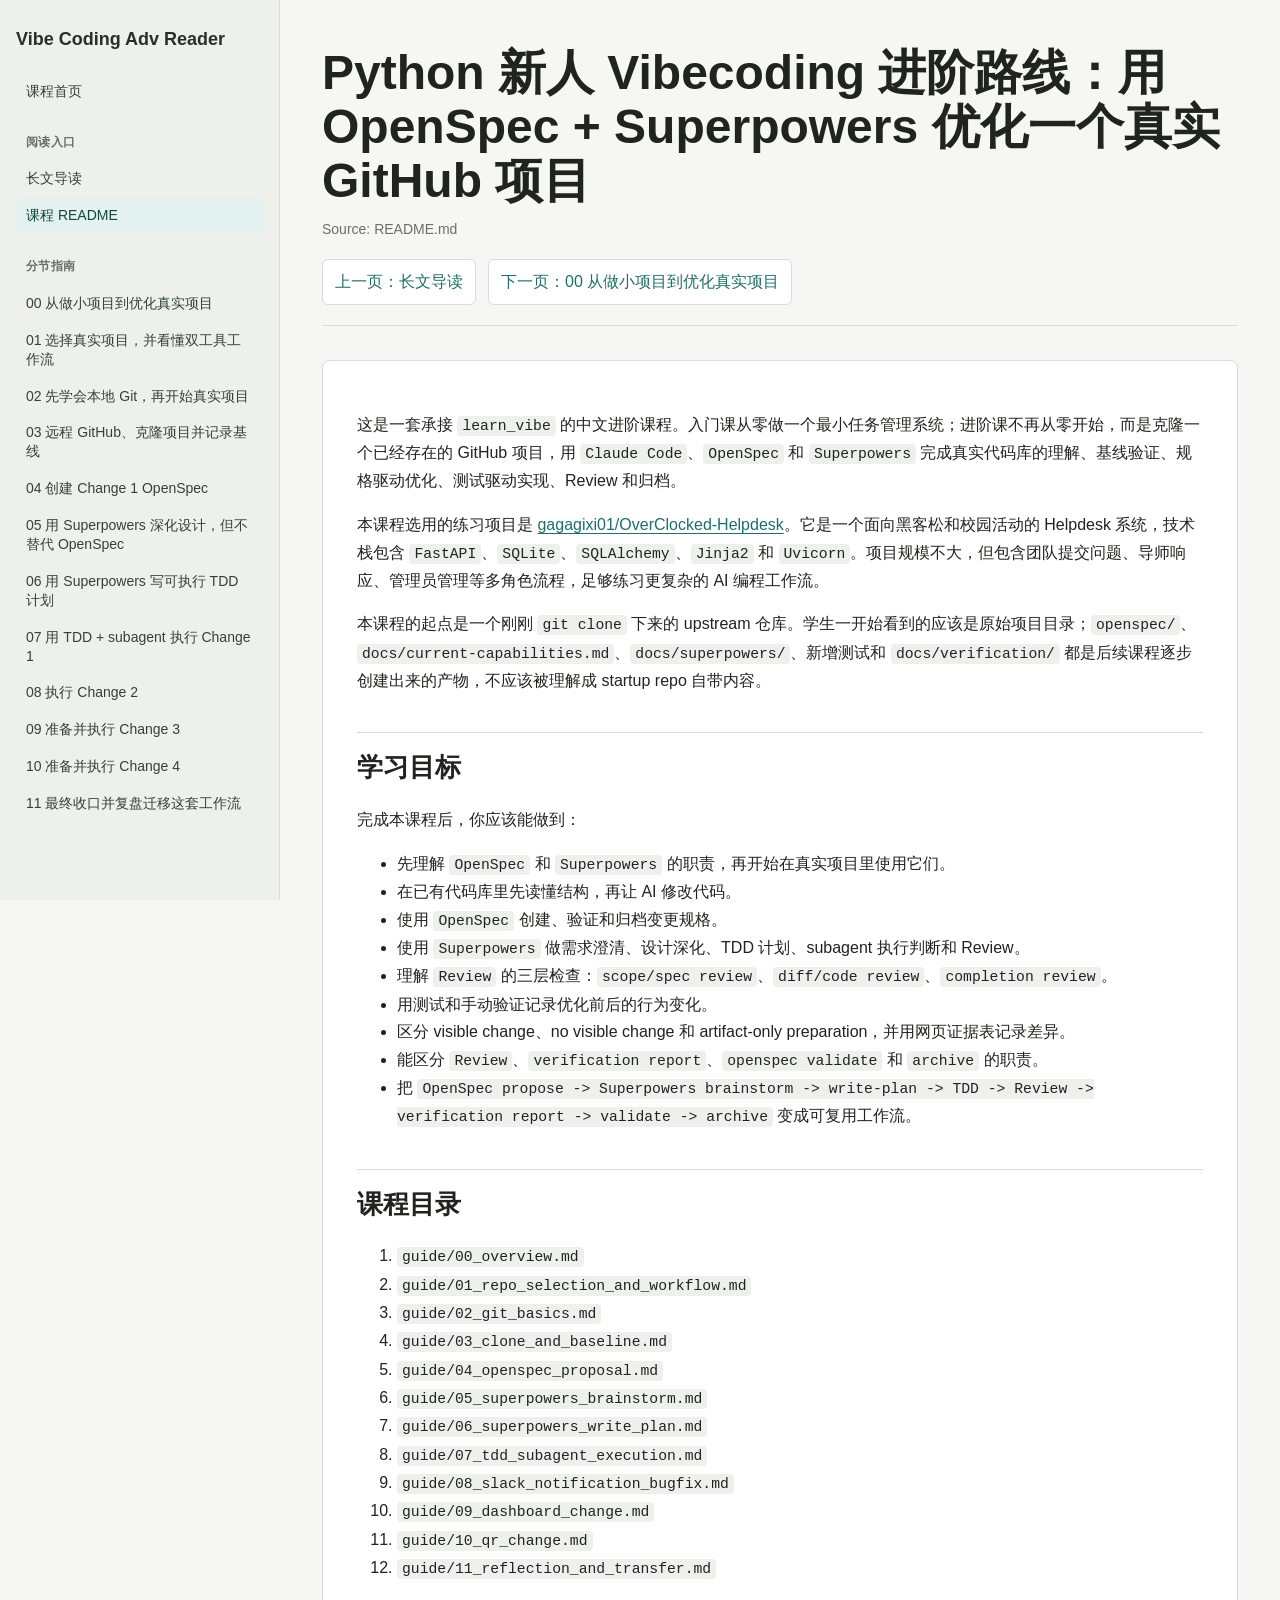
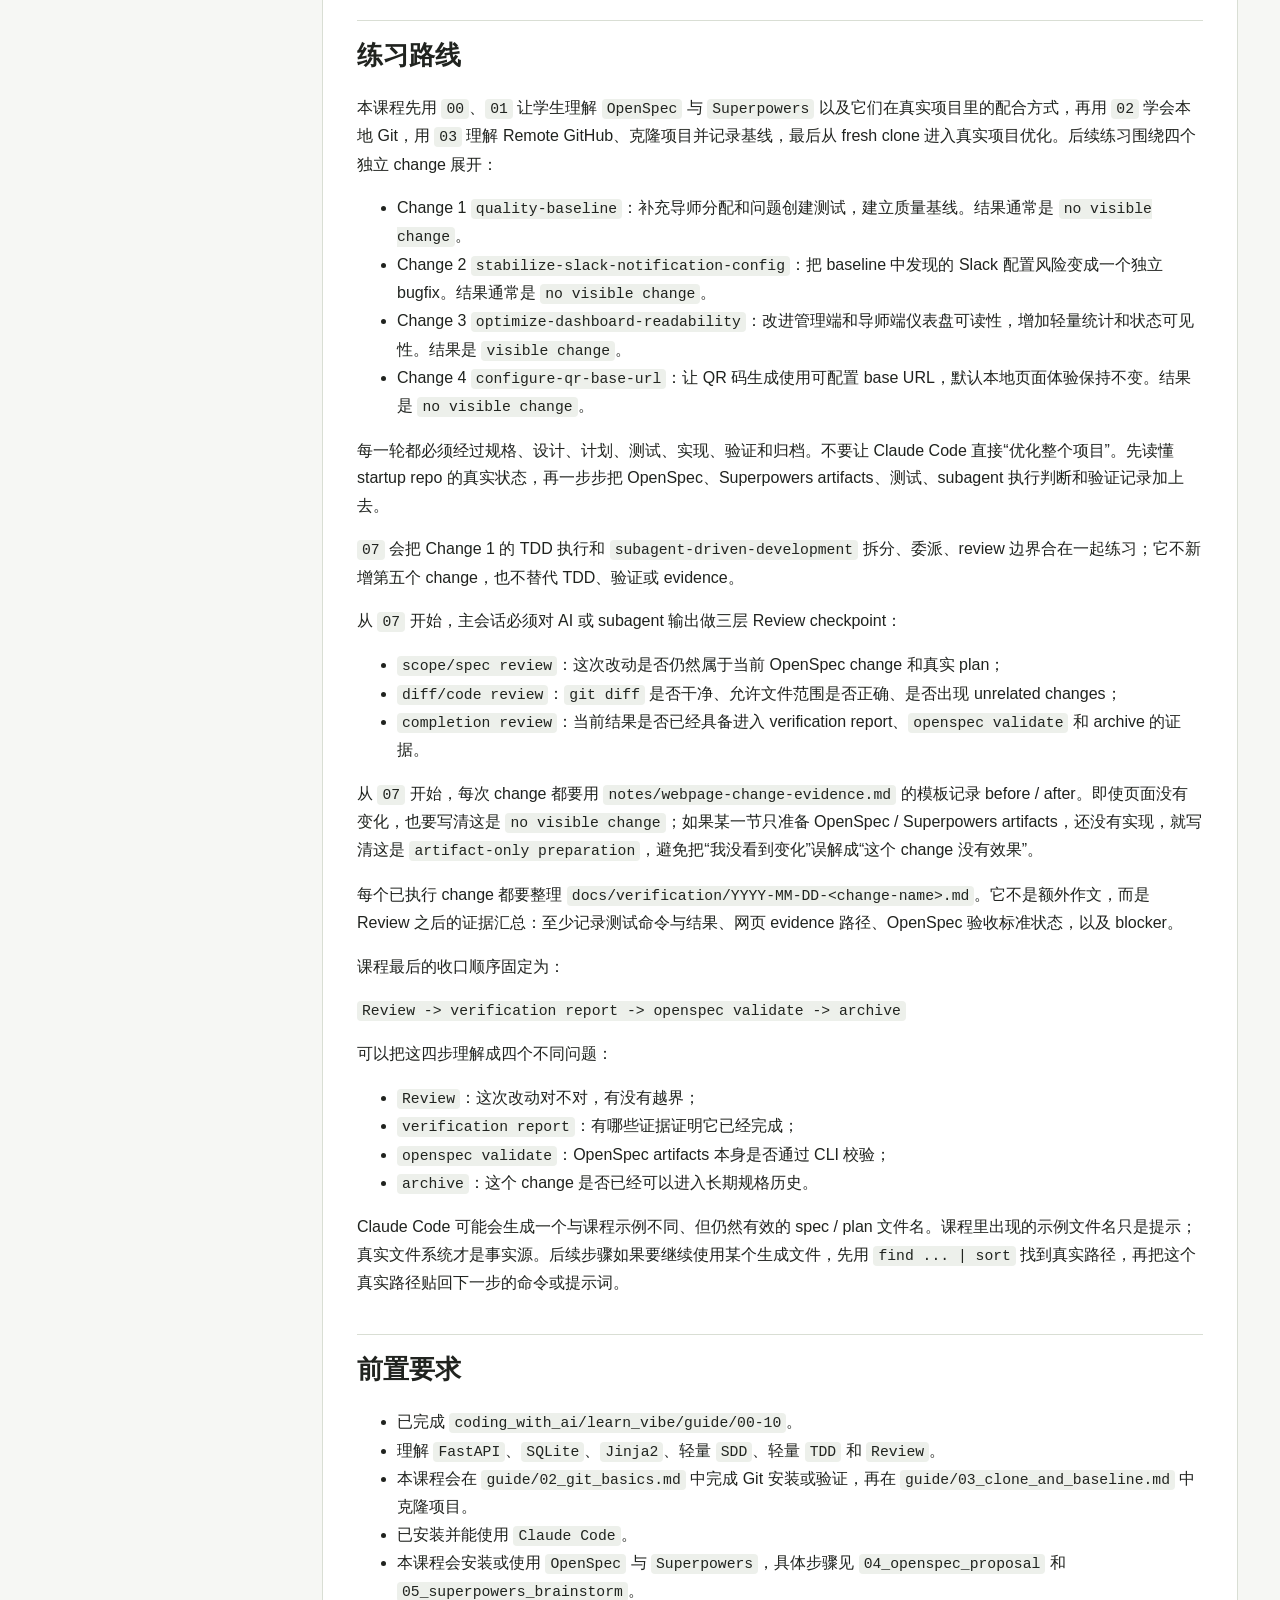
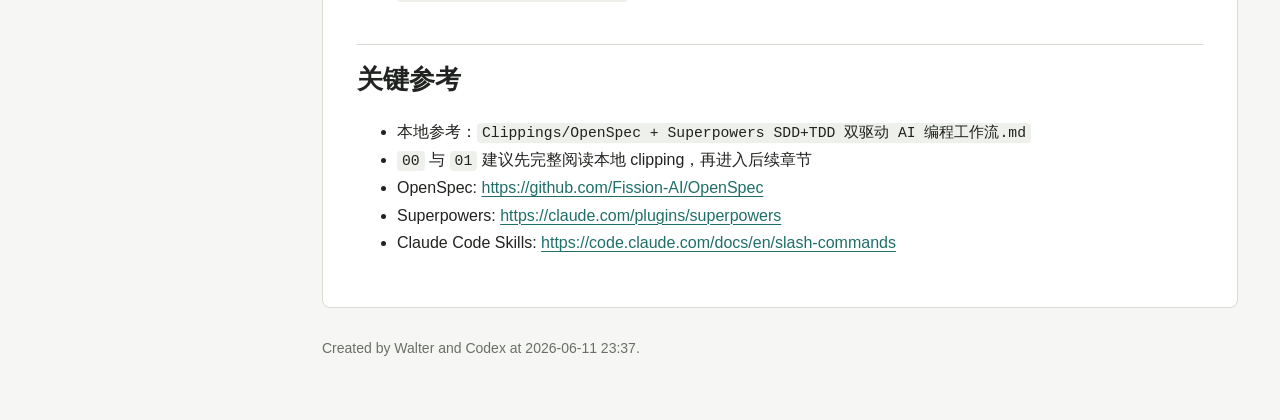
<file: 005html_reader/guide/README.html>
<!doctype html>
<html lang="zh-CN">
<head>
  <meta charset="utf-8">
  <meta name="viewport" content="width=device-width, initial-scale=1">
  <title>Python 新人 Vibecoding 进阶路线：用 OpenSpec + Superpowers 优化一个真实 GitHub 项目</title>
  <link rel="stylesheet" href="../assets/styles.css">
</head>
<body>
  <button class="menu-button" type="button" aria-controls="sidebar" aria-expanded="false">目录</button>
  <div class="layout">
    <aside class="sidebar" id="sidebar">
      <div class="brand">Vibe Coding Adv Reader</div>
      <nav><a class="nav-link nav-home" href="../index.html">课程首页</a>
<div class="nav-section">阅读入口</div>
<a class="nav-link " href="../article.html">长文导读</a>
<a class="nav-link active" href="README.html">课程 README</a>
<div class="nav-section">分节指南</div>
<a class="nav-link " href="00_overview.html">00 从做小项目到优化真实项目</a>
<a class="nav-link " href="01_repo_selection_and_workflow.html">01 选择真实项目，并看懂双工具工作流</a>
<a class="nav-link " href="02_git_basics.html">02 先学会本地 Git，再开始真实项目</a>
<a class="nav-link " href="03_clone_and_baseline.html">03 远程 GitHub、克隆项目并记录基线</a>
<a class="nav-link " href="04_openspec_proposal.html">04 创建 Change 1 OpenSpec</a>
<a class="nav-link " href="05_superpowers_brainstorm.html">05 用 Superpowers 深化设计，但不替代 OpenSpec</a>
<a class="nav-link " href="06_superpowers_write_plan.html">06 用 Superpowers 写可执行 TDD 计划</a>
<a class="nav-link " href="07_tdd_subagent_execution.html">07 用 TDD + subagent 执行 Change 1</a>
<a class="nav-link " href="08_slack_notification_bugfix.html">08 执行 Change 2</a>
<a class="nav-link " href="09_dashboard_change.html">09 准备并执行 Change 3</a>
<a class="nav-link " href="10_qr_change.html">10 准备并执行 Change 4</a>
<a class="nav-link " href="11_reflection_and_transfer.html">11 最终收口并复盘迁移这套工作流</a></nav>
    </aside>
    <main class="content">
      <header class="page-header">
        <h1>Python 新人 Vibecoding 进阶路线：用 OpenSpec + Superpowers 优化一个真实 GitHub 项目</h1>
        <div class="source-label">Source: README.md</div>
        <nav class="page-links"><a href="../article.html">上一页：长文导读</a>
<a href="00_overview.html">下一页：00 从做小项目到优化真实项目</a></nav>
      </header>
      <article class="markdown-body">
<p>这是一套承接 <code>learn_vibe</code> 的中文进阶课程。入门课从零做一个最小任务管理系统；进阶课不再从零开始，而是克隆一个已经存在的 GitHub 项目，用 <code>Claude Code</code>、<code>OpenSpec</code> 和 <code>Superpowers</code> 完成真实代码库的理解、基线验证、规格驱动优化、测试驱动实现、Review 和归档。</p>
<p>本课程选用的练习项目是 <a href="https://github.com/gagagixi01/OverClocked-Helpdesk">gagagixi01/OverClocked-Helpdesk</a>。它是一个面向黑客松和校园活动的 Helpdesk 系统，技术栈包含 <code>FastAPI</code>、<code>SQLite</code>、<code>SQLAlchemy</code>、<code>Jinja2</code> 和 <code>Uvicorn</code>。项目规模不大，但包含团队提交问题、导师响应、管理员管理等多角色流程，足够练习更复杂的 AI 编程工作流。</p>
<p>本课程的起点是一个刚刚 <code>git clone</code> 下来的 upstream 仓库。学生一开始看到的应该是原始项目目录；<code>openspec/</code>、<code>docs/current-capabilities.md</code>、<code>docs/superpowers/</code>、新增测试和 <code>docs/verification/</code> 都是后续课程逐步创建出来的产物，不应该被理解成 startup repo 自带内容。</p>
<h2 id="学习目标">学习目标</h2>
<p>完成本课程后，你应该能做到：</p>
<ul>
<li>先理解 <code>OpenSpec</code> 和 <code>Superpowers</code> 的职责，再开始在真实项目里使用它们。</li>
<li>在已有代码库里先读懂结构，再让 AI 修改代码。</li>
<li>使用 <code>OpenSpec</code> 创建、验证和归档变更规格。</li>
<li>使用 <code>Superpowers</code> 做需求澄清、设计深化、TDD 计划、subagent 执行判断和 Review。</li>
<li>理解 <code>Review</code> 的三层检查：<code>scope/spec review</code>、<code>diff/code review</code>、<code>completion review</code>。</li>
<li>用测试和手动验证记录优化前后的行为变化。</li>
<li>区分 visible change、no visible change 和 artifact-only preparation，并用网页证据表记录差异。</li>
<li>能区分 <code>Review</code>、<code>verification report</code>、<code>openspec validate</code> 和 <code>archive</code> 的职责。</li>
<li>把 <code>OpenSpec propose -&gt; Superpowers brainstorm -&gt; write-plan -&gt; TDD -&gt; Review -&gt; verification report -&gt; validate -&gt; archive</code> 变成可复用工作流。</li>
</ul>
<h2 id="课程目录">课程目录</h2>
<ol>
<li><code>guide/00_overview.md</code></li>
<li><code>guide/01_repo_selection_and_workflow.md</code></li>
<li><code>guide/02_git_basics.md</code></li>
<li><code>guide/03_clone_and_baseline.md</code></li>
<li><code>guide/04_openspec_proposal.md</code></li>
<li><code>guide/05_superpowers_brainstorm.md</code></li>
<li><code>guide/06_superpowers_write_plan.md</code></li>
<li><code>guide/07_tdd_subagent_execution.md</code></li>
<li><code>guide/08_slack_notification_bugfix.md</code></li>
<li><code>guide/09_dashboard_change.md</code></li>
<li><code>guide/10_qr_change.md</code></li>
<li><code>guide/11_reflection_and_transfer.md</code></li>
</ol>
<h2 id="练习路线">练习路线</h2>
<p>本课程先用 <code>00</code>、<code>01</code> 让学生理解 <code>OpenSpec</code> 与 <code>Superpowers</code> 以及它们在真实项目里的配合方式，再用 <code>02</code> 学会本地 Git，用 <code>03</code> 理解 Remote GitHub、克隆项目并记录基线，最后从 fresh clone 进入真实项目优化。后续练习围绕四个独立 change 展开：</p>
<ul>
<li>Change 1 <code>quality-baseline</code>：补充导师分配和问题创建测试，建立质量基线。结果通常是 <code>no visible change</code>。</li>
<li>Change 2 <code>stabilize-slack-notification-config</code>：把 baseline 中发现的 Slack 配置风险变成一个独立 bugfix。结果通常是 <code>no visible change</code>。</li>
<li>Change 3 <code>optimize-dashboard-readability</code>：改进管理端和导师端仪表盘可读性，增加轻量统计和状态可见性。结果是 <code>visible change</code>。</li>
<li>Change 4 <code>configure-qr-base-url</code>：让 QR 码生成使用可配置 base URL，默认本地页面体验保持不变。结果是 <code>no visible change</code>。</li>
</ul>
<p>每一轮都必须经过规格、设计、计划、测试、实现、验证和归档。不要让 Claude Code 直接“优化整个项目”。先读懂 startup repo 的真实状态，再一步步把 OpenSpec、Superpowers artifacts、测试、subagent 执行判断和验证记录加上去。</p>
<p><code>07</code> 会把 Change 1 的 TDD 执行和 <code>subagent-driven-development</code> 拆分、委派、review 边界合在一起练习；它不新增第五个 change，也不替代 TDD、验证或 evidence。</p>
<p>从 <code>07</code> 开始，主会话必须对 AI 或 subagent 输出做三层 Review checkpoint：</p>
<ul>
<li><code>scope/spec review</code>：这次改动是否仍然属于当前 OpenSpec change 和真实 plan；</li>
<li><code>diff/code review</code>：<code>git diff</code> 是否干净、允许文件范围是否正确、是否出现 unrelated changes；</li>
<li><code>completion review</code>：当前结果是否已经具备进入 verification report、<code>openspec validate</code> 和 archive 的证据。</li>
</ul>
<p>从 <code>07</code> 开始，每次 change 都要用 <code>notes/webpage-change-evidence.md</code> 的模板记录 before / after。即使页面没有变化，也要写清这是 <code>no visible change</code>；如果某一节只准备 OpenSpec / Superpowers artifacts，还没有实现，就写清这是 <code>artifact-only preparation</code>，避免把“我没看到变化”误解成“这个 change 没有效果”。</p>
<p>每个已执行 change 都要整理 <code>docs/verification/YYYY-MM-DD-&lt;change-name&gt;.md</code>。它不是额外作文，而是 Review 之后的证据汇总：至少记录测试命令与结果、网页 evidence 路径、OpenSpec 验收标准状态，以及 blocker。</p>
<p>课程最后的收口顺序固定为：</p>
<p><code>Review -&gt; verification report -&gt; openspec validate -&gt; archive</code></p>
<p>可以把这四步理解成四个不同问题：</p>
<ul>
<li><code>Review</code>：这次改动对不对，有没有越界；</li>
<li><code>verification report</code>：有哪些证据证明它已经完成；</li>
<li><code>openspec validate</code>：OpenSpec artifacts 本身是否通过 CLI 校验；</li>
<li><code>archive</code>：这个 change 是否已经可以进入长期规格历史。</li>
</ul>
<p>Claude Code 可能会生成一个与课程示例不同、但仍然有效的 spec / plan 文件名。课程里出现的示例文件名只是提示；真实文件系统才是事实源。后续步骤如果要继续使用某个生成文件，先用 <code>find ... | sort</code> 找到真实路径，再把这个真实路径贴回下一步的命令或提示词。</p>
<h2 id="前置要求">前置要求</h2>
<ul>
<li>已完成 <code>coding_with_ai/learn_vibe/guide/00-10</code>。</li>
<li>理解 <code>FastAPI</code>、<code>SQLite</code>、<code>Jinja2</code>、轻量 <code>SDD</code>、轻量 <code>TDD</code> 和 <code>Review</code>。</li>
<li>本课程会在 <code>guide/02_git_basics.md</code> 中完成 Git 安装或验证，再在 <code>guide/03_clone_and_baseline.md</code> 中克隆项目。</li>
<li>已安装并能使用 <code>Claude Code</code>。</li>
<li>本课程会安装或使用 <code>OpenSpec</code> 与 <code>Superpowers</code>，具体步骤见 <code>04_openspec_proposal</code> 和 <code>05_superpowers_brainstorm</code>。</li>
</ul>
<h2 id="关键参考">关键参考</h2>
<ul>
<li>本地参考：<code>Clippings/OpenSpec + Superpowers SDD+TDD 双驱动 AI 编程工作流.md</code></li>
<li><code>00</code> 与 <code>01</code> 建议先完整阅读本地 clipping，再进入后续章节</li>
<li>OpenSpec: <a href="https://github.com/Fission-AI/OpenSpec">https://github.com/Fission-AI/OpenSpec</a></li>
<li>Superpowers: <a href="https://claude.com/plugins/superpowers">https://claude.com/plugins/superpowers</a></li>
<li>Claude Code Skills: <a href="https://code.claude.com/docs/en/slash-commands">https://code.claude.com/docs/en/slash-commands</a></li>
</ul>

      </article>
      <footer class="footer">Created by Walter and Codex at 2026-06-11 23:37.</footer>
    </main>
  </div>
  <script src="../assets/reader.js"></script>
</body>
</html>
</file>
<file: 005html_reader/assets/styles.css>
* {
  box-sizing: border-box;
}

:root {
  color-scheme: light;
  --bg: #f6f7f4;
  --panel: #ffffff;
  --text: #20231f;
  --muted: #687066;
  --line: #d9ded4;
  --accent: #1f6f68;
  --accent-soft: #e4f2ef;
  --code-bg: #171a19;
  --code-text: #edf3ef;
}

body {
  margin: 0;
  background: var(--bg);
  color: var(--text);
  font-family: -apple-system, BlinkMacSystemFont, "Segoe UI", "Noto Sans SC", sans-serif;
  line-height: 1.72;
}

a {
  color: var(--accent);
  text-decoration-thickness: 1px;
  text-underline-offset: 3px;
}

.layout {
  display: grid;
  grid-template-columns: 280px minmax(0, 1fr);
  min-height: 100vh;
}

.sidebar {
  position: sticky;
  top: 0;
  height: 100vh;
  overflow: auto;
  padding: 24px 16px;
  border-right: 1px solid var(--line);
  background: #eef1eb;
}

.brand {
  margin: 0 0 18px;
  color: #26312c;
  font-size: 18px;
  font-weight: 750;
}

.nav-section {
  margin: 22px 10px 8px;
  color: var(--muted);
  font-size: 12px;
  font-weight: 700;
  letter-spacing: .04em;
  text-transform: uppercase;
}

.nav-link {
  display: block;
  padding: 9px 10px;
  border-radius: 6px;
  color: #33413a;
  font-size: 14px;
  line-height: 1.35;
  text-decoration: none;
}

.nav-link:hover,
.nav-link.active {
  background: var(--accent-soft);
  color: #11463f;
}

.content {
  width: min(100%, 980px);
  margin: 0 auto;
  padding: 46px 32px 60px;
}

.page-header {
  margin-bottom: 34px;
  padding-bottom: 20px;
  border-bottom: 1px solid var(--line);
}

.page-header h1 {
  margin: 0 0 10px;
  font-size: clamp(30px, 4vw, 48px);
  line-height: 1.12;
  letter-spacing: 0;
}

.source-label {
  color: var(--muted);
  font-size: 14px;
}

.page-links {
  display: flex;
  flex-wrap: wrap;
  gap: 12px;
  margin-top: 18px;
}

.page-links a,
.primary-link {
  display: inline-block;
  padding: 8px 12px;
  border: 1px solid var(--line);
  border-radius: 6px;
  background: var(--panel);
  text-decoration: none;
}

.markdown-body {
  background: var(--panel);
  padding: 34px;
  border: 1px solid var(--line);
  border-radius: 8px;
}

.markdown-body h1,
.markdown-body h2,
.markdown-body h3 {
  line-height: 1.28;
  letter-spacing: 0;
}

.markdown-body h1 {
  font-size: 34px;
}

.markdown-body h2 {
  margin-top: 38px;
  padding-top: 18px;
  border-top: 1px solid var(--line);
  font-size: 26px;
}

.markdown-body h3 {
  margin-top: 28px;
  font-size: 20px;
}

.markdown-body p,
.markdown-body li {
  font-size: 16px;
}

.markdown-body code {
  padding: 2px 5px;
  border-radius: 4px;
  background: #edf0eb;
  font-family: "SFMono-Regular", Consolas, "Liberation Mono", monospace;
  font-size: .92em;
}

.markdown-body pre {
  overflow-x: auto;
  padding: 18px;
  border-radius: 8px;
  background: var(--code-bg);
}

.markdown-body pre code {
  padding: 0;
  background: transparent;
  color: var(--code-text);
  font-size: 14px;
}

.markdown-body table {
  display: block;
  width: 100%;
  overflow-x: auto;
  border-collapse: collapse;
  margin: 18px 0;
}

.markdown-body th,
.markdown-body td {
  padding: 10px 12px;
  border: 1px solid var(--line);
  text-align: left;
  vertical-align: top;
}

.markdown-body blockquote {
  margin-left: 0;
  padding: 8px 18px;
  border-left: 4px solid var(--accent);
  background: var(--accent-soft);
}

.home-panel {
  margin: 22px 0;
}

.footer {
  margin-top: 28px;
  color: var(--muted);
  font-size: 14px;
}

.menu-button {
  display: none;
}

@media (max-width: 960px) {
  .layout {
    grid-template-columns: 1fr;
  }

  .sidebar {
    position: fixed;
    left: -320px;
    width: 280px;
    z-index: 20;
    transition: left .2s ease;
    box-shadow: 0 18px 42px rgba(0, 0, 0, 0.15);
  }

  .sidebar.open {
    left: 0;
  }

  .content {
    width: 100%;
    padding: 72px 18px 36px;
  }

  .markdown-body {
    padding: 22px;
  }

  .menu-button {
    display: inline-flex;
    position: fixed;
    top: 14px;
    left: 14px;
    z-index: 30;
    border: 1px solid var(--line);
    border-radius: 999px;
    background: var(--panel);
    padding: 8px 12px;
    color: var(--text);
  }
}
</file>
